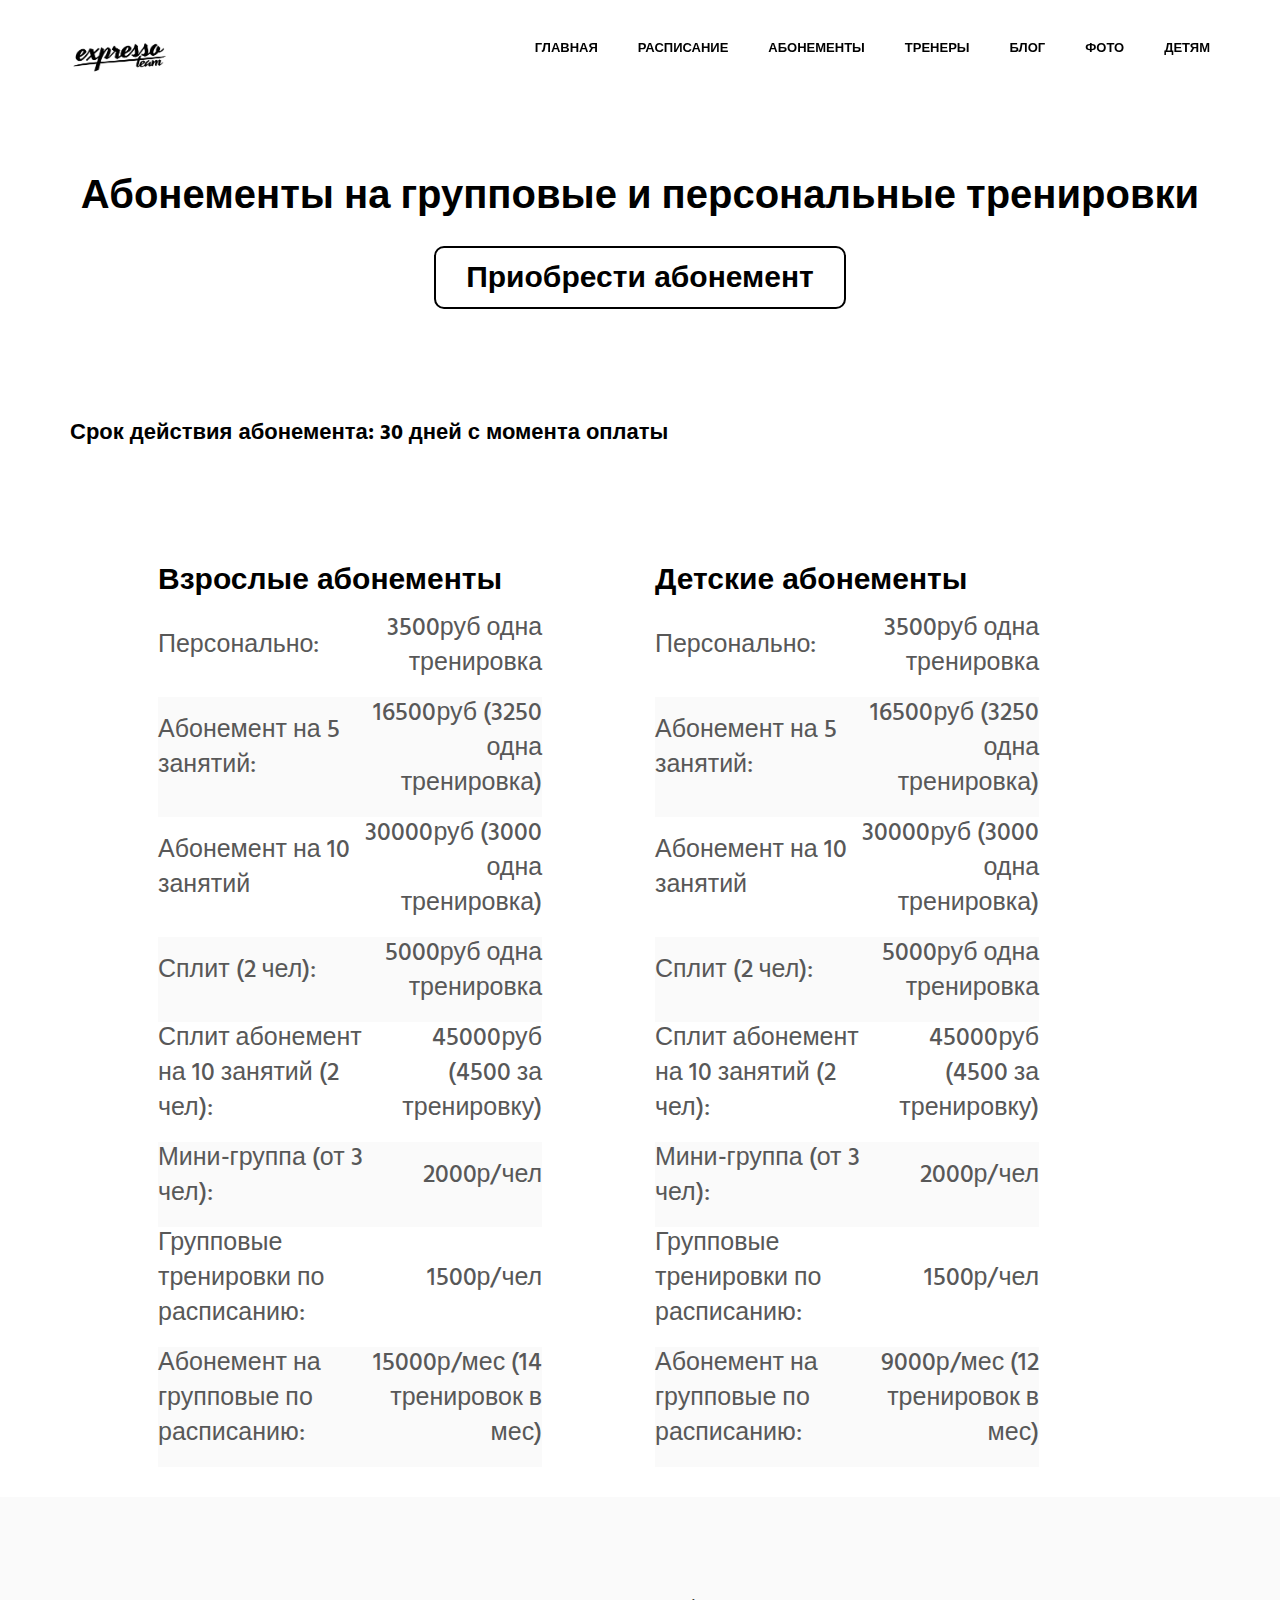
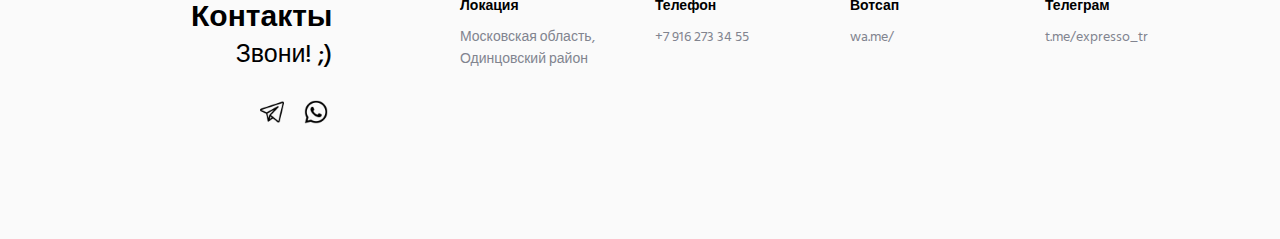
<file: abonements.html>
<!DOCTYPE html>
<!-- ==============================
    Project:        Metronic "Aircv" Frontend Freebie - Responsive HTML Template Based On Twitter Bootstrap 3.3.4
    Version:        1.0
    Author:         KeenThemes
    Primary use:    Corporate, Business Themes.
    Email:          support@keenthemes.com
    Follow:         http://www.twitter.com/keenthemes
    Like:           http://www.facebook.com/keenthemes
    Website:        http://www.keenthemes.com
    Premium:        Premium Metronic Admin Theme: http://themeforest.net/item/metronic-responsive-admin-dashboard-template/4021469?ref=keenthemes
================================== -->
<html lang="en" class="no-js">
    <!-- BEGIN HEAD -->
    <head>
        <meta charset="utf-8"/>
        <title>Абонементы на групповые тренировки по ОФП и лыжам</title>
        <meta name="robots" content="all">
        <meta http-equiv="X-UA-Compatible" content="IE=edge">
        <meta content="width=device-width, initial-scale=1" name="viewport"/>
        <meta content="Расписание групповых тренировок с профессиональными тренерами в Одинцово и Мещерском парке" name="description"/>
        <meta content="Расписание групповых тренировок с профессиональными тренерами в Одинцово и Мещерском парке" property="og:description"/>
        <meta name="keywords" content="абонементы, расписание тренировок, тренер по лыжам Одинцово, тренировки на лыжах, групповые тренировки, тренер по ОФП, функциональные тренировки, фитнес, фитнес-клуб, групповые занятия, групповые программы, персональные тренировки, персональные занятия, персональные лыжные тренировки">
        <meta property="og:title" content="Тренеры по беговым лыжам, ОФП, лыжероллерам и велоспорту">
        <!-- GLOBAL MANDATORY STYLES -->
        <link href="http://fonts.googleapis.com/css?family=Hind:300,400,500,600,700" rel="stylesheet" type="text/css">
        <link href="vendor/simple-line-icons/css/simple-line-icons.css" rel="stylesheet" type="text/css"/>
        <link href="vendor/bootstrap/css/bootstrap.min.css" rel="stylesheet" type="text/css"/>
        

        <!-- PAGE LEVEL PLUGIN STYLES -->
        <link href="css/animate.css" rel="stylesheet">

        <!-- THEME STYLES -->
        <link href="css/events.css" rel="stylesheet" type="text/css"/>

        <!-- Favicon -->
        <link rel="shortcut icon" href="img\АВА.ico"/>
    </head>
    <!-- END HEAD -->

    <!-- BODY -->
    <body id="body" data-target=".header" class="page-on-scroll">
        <header class="header navbar-fixed-top top-nav-collapse">
            <!-- Navbar -->
            <nav class="navbar" role="navigation">
                <div class="container">
                    <!-- Brand and toggle get grouped for better mobile display -->
                    <div class="menu-container">
                        <button type="button" class="navbar-toggle" data-toggle="collapse" data-target=".nav-collapse">
                            <span class="sr-only">Toggle navigation</span>
                            <span class="toggle-icon"></span>
                        </button>

                        <!-- Logo -->
                        <div class="logo">
                            <a class="logo-wrap" href="#body">
                                <img class="logo-img logo-img-main" src="img/logo-dark.png" alt="Asentus Logo">
                                <img class="logo-img logo-img-active" src="img/logo-dark.png" alt="Asentus Logo">
                            </a>
                        </div>
                        <!-- End Logo -->
                    </div>

                    <!-- Collect the nav links, forms, and other content for toggling -->
                    <div class="collapse navbar-collapse nav-collapse">
                        <div class="menu-container">
                            <ul class="nav navbar-nav navbar-nav-right">
                                <li class="js_nav-item nav-item"><a class="nav-item-child nav-item-hover" style="color: black; font-weight:800;" style="color: black; font-weight:800;" href="index.html">Главная</a></li>
                                <li class="js_nav-item nav-item"><a class="nav-item-child nav-item-hover" style="color: black; font-weight:800;" href="events.html">Расписание</a></li>
                                <li class="js_nav-item nav-item"><a class="nav-item-child nav-item-hover" style="color: black; font-weight:800;" href="abonements.html">Абонементы</a></li>
                                <li class="js_nav-item nav-item"><a class="nav-item-child nav-item-hover" style="color: black; font-weight:800;" href="coachers.html">Тренеры</a></li>
                                <li class="js_nav-item nav-item"><a class="nav-item-child nav-item-hover" style="color: black; font-weight:800;" href="blog.html">Блог</a></li>
                                <li class="js_nav-item nav-item"><a class="nav-item-child nav-item-hover" style="color: black; font-weight:800;" href="photo.html">Фото</a></li>
                                <li class="js_nav-item nav-item"><a class="nav-item-child nav-item-hover" style="color: black; font-weight:800;" href="child.html">Детям</a></li>
                            </ul>
                        </div>
                    </div>
                    <!-- End Navbar Collapse -->
                </div>
            </nav>
            <!-- Navbar -->
        </header>
<!--========== END HEADER ==========-->



        <!--========== SLIDER ==========-->
       

        <!--========== PAGE LAYOUT ==========-->
        <!-- About -->
       
        
        <div class="" id="about" >
            <div class="container content-lg" style="padding-bottom: 0px;">
                <div class="row text-center">
                    <div style="display: block; margin-left: auto; margin-right: auto; margin-top: 70px;">
                        <h1>Абонементы на групповые и персональные тренировки</h1>
                    </div>
                </div>
                
                <a href="https://wa.me/79162733455?text=Здравствуйте,%20мне%20нужен%20абонемент!" target="_blank"><button href="" class="abo-button" style="display: block; margin-left: auto; margin-right: auto">Приобрести абонемент</button></a>
            </div>
            <!--// end row -->
        </div>
      
        
        
        <h3 class="container content-lg">Срок действия абонемента: 30 дней с момента оплаты </h3>
    <a href="https://t.me/expresso_tr" target="_blank">
        
        <div class="container-fluid raspisanie">
            <div class="col-md-5">
                <div class="groupp" data-height="height">

                    <h2>Взрослые абонементы</h2>
                  

                    <table>
                        <tr>
                          <td class="plashka" style="padding: 0; text-align:left"><p class="priceTrain">Персонально:</p></td>
                          <td style="padding: 0; text-align:right"><p class="priceTrain">3500руб одна тренировка</p></td>
                        </tr>
                        <tr class="bg-color-sky-light">
                            <td style="padding: 0; text-align:left"><p class="priceTrain">Абонемент на 5 занятий:</p></td>
                            <td style="padding: 0; text-align:right"><p class="priceTrain">16500руб (3250 одна тренировка)</p></td>
                        </tr>
                        <tr>
                            <td style="padding: 0; text-align:left"><p class="priceTrain">Абонемент на 10 занятий</p></td>
                            <td style="padding: 0; text-align:right"><p class="priceTrain">30000руб (3000 одна тренировка)</p></td>
                        </tr>
                        <tr class="bg-color-sky-light">
                            <td style="padding: 0; text-align:left"><p class="priceTrain">Сплит (2 чел):</p></td>
                            <td style="padding: 0; text-align:right"><p class="priceTrain">5000руб одна тренировка</p></td>
                        </tr>
                        <tr>
                            <td style="padding: 0; text-align:left"><p class="priceTrain">Сплит абонемент на 10 занятий (2 чел):</p></td>
                            <td style="padding: 0; text-align:right"><p class="priceTrain">45000руб (4500 за тренировку)</p></td>
                        </tr>
                        <tr class="bg-color-sky-light">
                            <td style="padding: 0; text-align:left"><p class="priceTrain">Мини-группа (от 3 чел):</p></td>
                            <td style="padding: 0; text-align:right"><p class="priceTrain">2000р/чел</p></td>
                        </tr>
                        <tr>
                            <td style="padding: 0; text-align:left"><p class="priceTrain">Групповые тренировки по расписанию:</p></td>
                            <td style="padding: 0; text-align:right"><p class="priceTrain">1500р/чел</p></td>
                        </tr>
                        <tr class="bg-color-sky-light">
                            <td style="padding: 0; text-align:left"><p class="priceTrain">Абонемент на групповые по расписанию:</p></td>
                            <td style="padding: 0; text-align:right"><p class="priceTrain">15000р/мес (14 тренировок в мес)</p></td>
                        </tr>
                    </table>
                    </div>
        
                </div>


                <div class="col-md-5 col-sm-offset-1">
                    <div class="groupp" data-height="height">
    
                        <h2>Детские абонементы</h2>
                      
    
                        <table>
                            <tr>
                              <td class="plashka" style="padding: 0; text-align:left"><p class="priceTrain">Персонально:</p></td>
                              <td style="padding: 0; text-align:right"><p class="priceTrain">3500руб одна тренировка</p></td>
                            </tr>
                            <tr class="bg-color-sky-light">
                                <td style="padding: 0; text-align:left"><p class="priceTrain">Абонемент на 5 занятий:</p></td>
                                <td style="padding: 0; text-align:right"><p class="priceTrain">16500руб (3250 одна тренировка)</p></td>
                            </tr>
                            <tr>
                                <td style="padding: 0; text-align:left"><p class="priceTrain">Абонемент на 10 занятий</p></td>
                                <td style="padding: 0; text-align:right"><p class="priceTrain">30000руб (3000 одна тренировка)</p></td>
                            </tr>
                            <tr class="bg-color-sky-light">
                                <td style="padding: 0; text-align:left"><p class="priceTrain">Сплит (2 чел):</p></td>
                                <td style="padding: 0; text-align:right"><p class="priceTrain">5000руб одна тренировка</p></td>
                            </tr>
                            <tr>
                                <td style="padding: 0; text-align:left"><p class="priceTrain">Сплит абонемент на 10 занятий (2 чел):</p></td>
                                <td style="padding: 0; text-align:right"><p class="priceTrain">45000руб (4500 за тренировку)</p></td>
                            </tr>
                            <tr class="bg-color-sky-light">
                                <td style="padding: 0; text-align:left"><p class="priceTrain">Мини-группа (от 3 чел):</p></td>
                                <td style="padding: 0; text-align:right"><p class="priceTrain">2000р/чел</p></td>
                            </tr>
                            <tr>
                                <td style="padding: 0; text-align:left"><p class="priceTrain">Групповые тренировки по расписанию:</p></td>
                                <td style="padding: 0; text-align:right"><p class="priceTrain">1500р/чел</p></td>
                            </tr>
                            <tr class="bg-color-sky-light">
                                <td style="padding: 0; text-align:left"><p class="priceTrain">Абонемент на групповые по расписанию:</p></td>
                                <td style="padding: 0; text-align:right"><p class="priceTrain">9000р/мес (12 тренировок в мес)</p></td>
                            </tr>
                        </table>
                        </div>
            
                    </div>
                </div>


            </div>
            
        </div>
    </a>

        <!-- Contact -->
        <div id="contact">
            <div class="bg-color-sky-light">
                <div class="container content-lg">
                    <div class="row">
                        <div class="col-sm-3 sm-margin-b-30">
                            <div class="text-right sm-text-left">
                                <h2 class="margin-b-0">Контакты</h2>
                                <p>Звони! ;)</p>
                                <div style="margin-top: 0px;">
                                    <ul class="list-inline">
                                       <!--     
                                        <a href="https://t.me/expresso_tr" target="_blank" class="social-icons"><svg xmlns="http://www.w3.org/2000/svg" width="20" height="20" fill="white" class="bi bi-telegram" viewBox="0 0 16 16">
                                            <path d="M16 8A8 8 0 1 1 0 8a8 8 0 0 1 16 0zM8.287 5.906c-.778.324-2.334.994-4.666 2.01-.378.15-.577.298-.595.442-.03.243.275.339.69.47l.175.055c.408.133.958.288 1.243.294.26.006.549-.1.868-.32 2.179-1.471 3.304-2.214 3.374-2.23.05-.012.12-.026.166.016.047.041.042.12.037.141-.03.129-1.227 1.241-1.846 1.817-.193.18-.33.307-.358.336a8.154 8.154 0 0 1-.188.186c-.38.366-.664.64.015 1.088.327.216.589.393.85.571.284.194.568.387.936.629.093.06.183.125.27.187.331.236.63.448.997.414.214-.02.435-.22.547-.82.265-1.417.786-4.486.906-5.751a1.426 1.426 0 0 0-.013-.315.337.337 0 0 0-.114-.217.526.526 0 0 0-.31-.093c-.3.005-.763.166-2.984 1.09z"/>
                                        </svg>
                                        </a>
                                    -->
                                        <a href="https://t.me/expresso_tr"  target="_blank" class="social-icons"><img src="img/telegram.png" width="24" height="24" viewBox="0 0 18 18">
                                        </a>
        
                                        <a href="https://wa.me/79162733455?text=Здравствуйте,%20хочу%20тренироваться%20с%20вами!"  target="_blank" class="social-icons"><img src="img\whatsapp.png" width="24" height="24" fill="white" viewBox="0 0 18 18">
                                        </a>
                                        <!--<li><a href="https://www.instagram.com/expresso_team/"  target="_blank" class="social-icons"><i class="icon-social-instagram"></i></a></li> -->
                                    </ul>
                                </div>
                            </div>
                        </div>
                        <div class="col-sm-8 col-sm-offset-1">
                            <div class="row">
                                <div class="col-md-3 col-xs-6 md-margin-b-30">
                                    <h5>Локация</h5>
                                    <a href="#">Московская область, Одинцовский район</a>
                                </div>
                                <div class="col-md-3 col-xs-6 md-margin-b-30">
                                    <h5>Телефон</h5>
                                    <a href="tel:89162733455">+7 916 273 34 55</a>
                                </div>
                                <div class="col-md-3 col-xs-6">
                                    <h5>Вотсап</h5>
                                    <a href="https://wa.me/79162733455?text=Здравствуйте,%20хочу%20тренироваться%20с%20вами!">wa.me/</a>
                                </div>
                                <div class="col-md-3 col-xs-6">
                                    <h5>Телеграм</h5>
                                    <a href="https://t.me/expresso_tr" target="_blank">t.me/expresso_tr</a>
                                </div>
                                
                            </div>
                        </div>
                    </div>
                    <!--// end row -->
                </div>
            </div>
        </div>
        <!-- End Contact -->
        <!--========== END PAGE LAYOUT ==========-->

       

        <!-- Back To Top -->
        <a href="javascript:void(0);" class="js-back-to-top back-to-top">Наверх</a>

        <!-- JAVASCRIPTS(Load javascripts at bottom, this will reduce page load time) -->
        <!-- CORE PLUGINS -->
        <script src="vendor/jquery.min.js" type="text/javascript"></script>
        <script src="vendor/jquery-migrate.min.js" type="text/javascript"></script>
        <script src="vendor/bootstrap/js/bootstrap.min.js" type="text/javascript"></script>

        <!-- PAGE LEVEL PLUGINS -->
        <script src="vendor/jquery.easing.js" type="text/javascript"></script>
        <script src="vendor/jquery.back-to-top.js" type="text/javascript"></script>
        <script src="vendor/jquery.smooth-scroll.js" type="text/javascript"></script>
        <script src="vendor/jquery.wow.min.js" type="text/javascript"></script>
        <script src="vendor/jquery.parallax.min.js" type="text/javascript"></script>
        <script src="vendor/jquery.appear.js" type="text/javascript"></script>
        <script src="vendor/masonry/jquery.masonry.pkgd.min.js" type="text/javascript"></script>
        <script src="vendor/masonry/imagesloaded.pkgd.min.js" type="text/javascript"></script>

        <!-- PAGE LEVEL SCRIPTS -->
        <script src="js/layout.min.js" type="text/javascript"></script>
        <script src="js/components/progress-bar.min.js" type="text/javascript"></script>
        <script src="js/components/masonry.min.js" type="text/javascript"></script>
        <script src="js/components/wow.min.js" type="text/javascript"></script>

        <!--POP UP-->
        <script src="js/main.js"></script>

    </body>
    <!-- END BODY -->
</html>
</file>
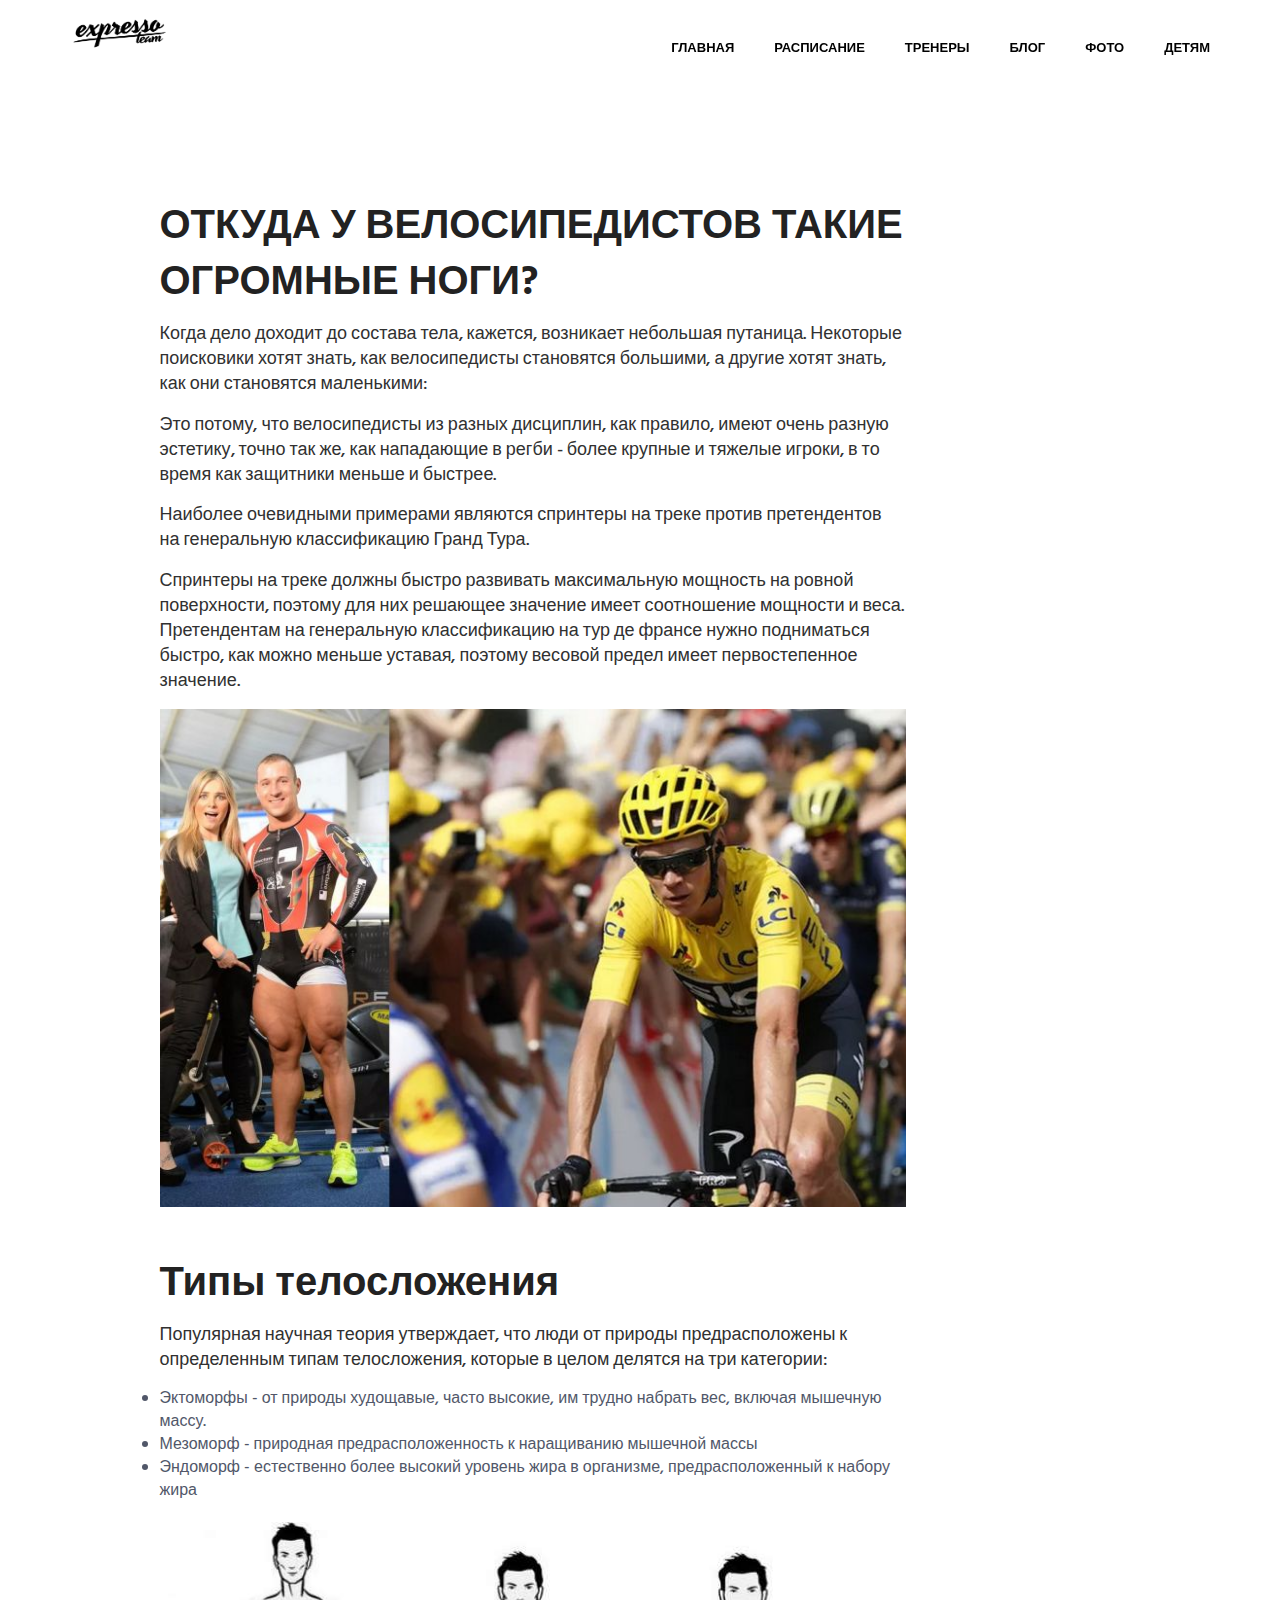
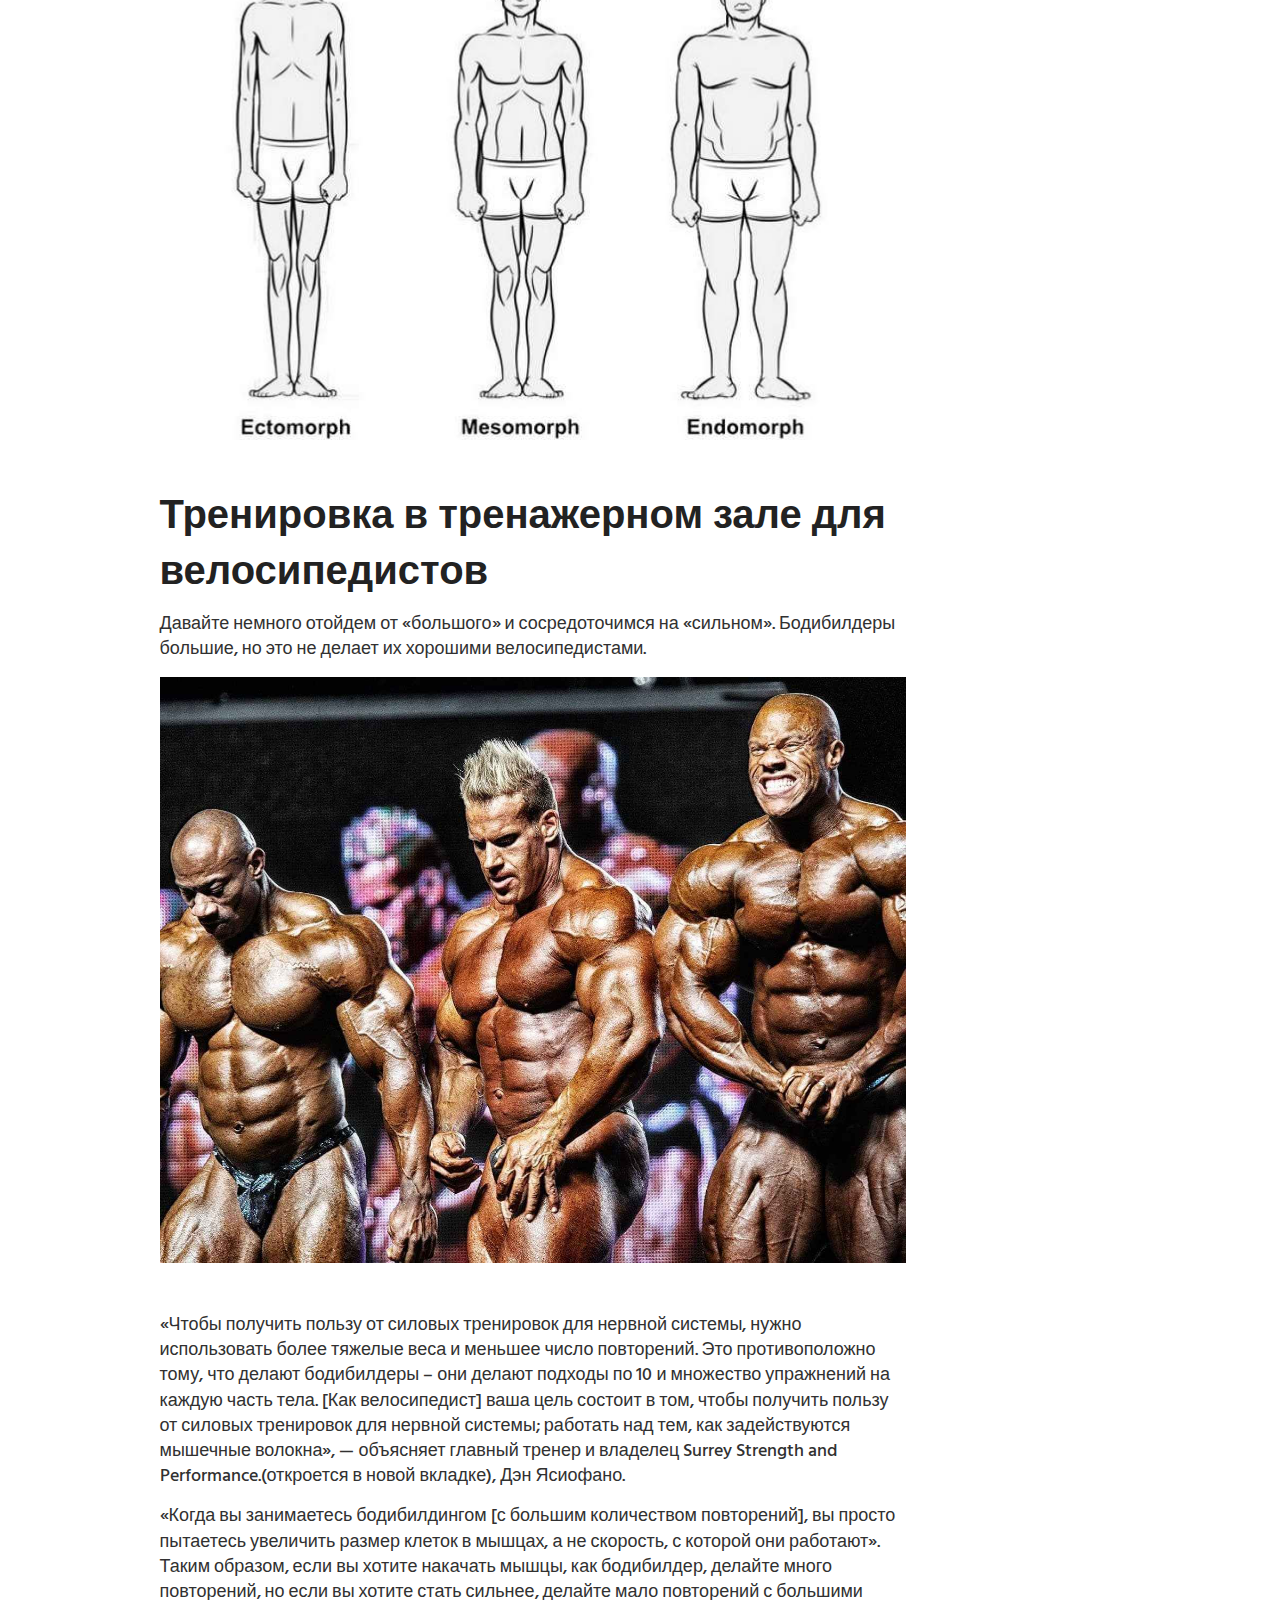
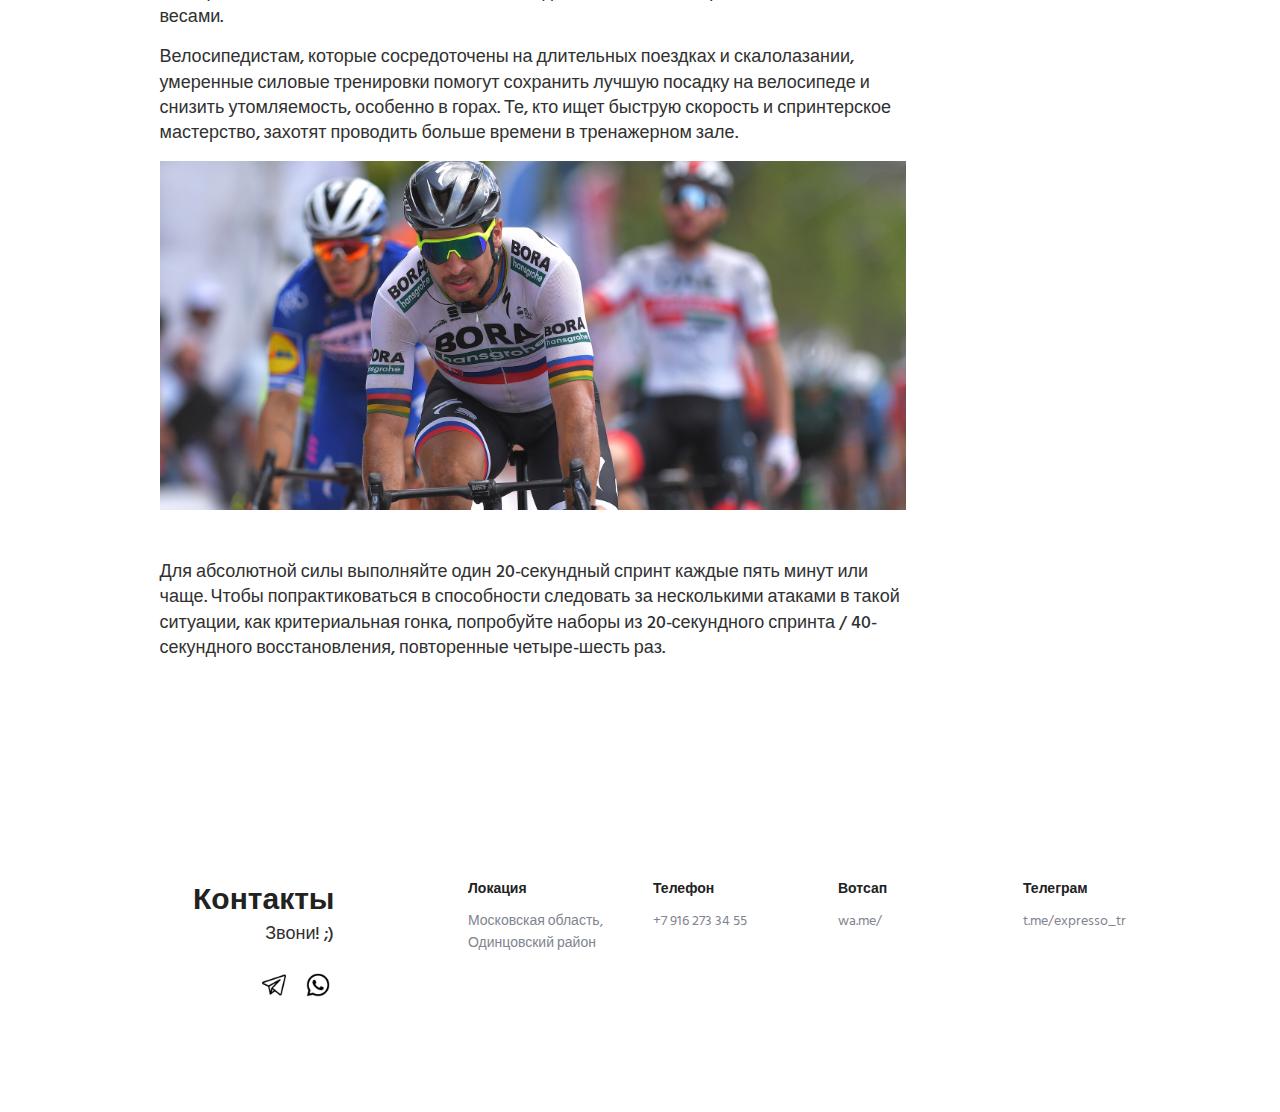
<file: biglegs.html>
<!DOCTYPE html>
<!-- ==============================
    Project:        Metronic "Aircv" Frontend Freebie - Responsive HTML Template Based On Twitter Bootstrap 3.3.4
    Version:        1.0
    Author:         KeenThemes
    Primary use:    Corporate, Business Themes.
    Email:          support@keenthemes.com
    Follow:         http://www.twitter.com/keenthemes
    Like:           http://www.facebook.com/keenthemes
    Website:        http://www.keenthemes.com
    Premium:        Premium Metronic Admin Theme: http://themeforest.net/item/metronic-responsive-admin-dashboard-template/4021469?ref=keenthemes
================================== -->
<html lang="en" class="no-js">
    <!-- BEGIN HEAD -->
    <head>
        <meta charset="utf-8"/>
        <title>Ноги</title>
        <meta http-equiv="X-UA-Compatible" content="IE=edge">
        <meta content="width=device-width, initial-scale=1" name="viewport"/>
        <meta content="" name="description"/>
        <meta content="" name="author"/>

        <!-- GLOBAL MANDATORY STYLES -->
        <link href="http://fonts.googleapis.com/css?family=Hind:300,400,500,600,700" rel="stylesheet" type="text/css">
        <link href="vendor/simple-line-icons/css/simple-line-icons.css" rel="stylesheet" type="text/css"/>
        <link href="vendor/bootstrap/css/bootstrap.min.css" rel="stylesheet" type="text/css"/>

        <!-- PAGE LEVEL PLUGIN STYLES -->
        <link href="css/animate.css" rel="stylesheet">

        <!-- THEME STYLES -->
        <link href="css/whyaerosocks.css" rel="stylesheet" type="text/css"/>

        <!-- Favicon -->
        <link rel="shortcut icon" href="img\АВА.ico"/>
    </head>
    <!-- END HEAD -->

   <!-- BODY -->
   <body id="body" data-target=".header" class="page-on-scroll">
    <header class="header navbar-fixed-top top-nav-collapse">
        <!-- Navbar -->
        <nav class="navbar" role="navigation">
            <div class="container">
                <!-- Brand and toggle get grouped for better mobile display -->
                <div class="menu-container">
                    <button type="button" class="navbar-toggle" data-toggle="collapse" data-target=".nav-collapse">
                        <span class="sr-only">Toggle navigation</span>
                        <span class="toggle-icon"></span>
                    </button>

                    <!-- Logo -->
                    <div class="logo">
                        <a class="logo-wrap" href="#body">
                            <img class="logo-img logo-img-main" src="img/logo-dark.png" alt="Asentus Logo">
                            <img class="logo-img logo-img-active" src="img/logo-dark.png" alt="Asentus Logo">
                        </a>
                    </div>
                    <!-- End Logo -->
                </div>

                <!-- Collect the nav links, forms, and other content for toggling -->
                <div class="collapse navbar-collapse nav-collapse">
                    <div class="menu-container">
                        <ul class="nav navbar-nav navbar-nav-right">
                            <li class="js_nav-item nav-item"><a class="nav-item-child nav-item-hover" style="color: black; font-weight:800;" style="color: black; font-weight:800;" href="index.html">Главная</a></li>
                            <li class="js_nav-item nav-item"><a class="nav-item-child nav-item-hover" style="color: black; font-weight:800;" href="events.html">Расписание</a></li>
                            <li class="js_nav-item nav-item"><a class="nav-item-child nav-item-hover" style="color: black; font-weight:800;" href="coachers.html">Тренеры</a></li>
                            <li class="js_nav-item nav-item"><a class="nav-item-child nav-item-hover" style="color: black; font-weight:800;" href="blog.html">Блог</a></li>
                            <li class="js_nav-item nav-item"><a class="nav-item-child nav-item-hover" style="color: black; font-weight:800;" href="photo.html">Фото</a></li>
                            <li class="js_nav-item nav-item"><a class="nav-item-child nav-item-hover" style="color: black; font-weight:800;" href="child.html">Детям</a></li>
                        </ul>
                    </div>
                </div>
                <!-- End Navbar Collapse -->
            </div>
        </nav>
        <!-- Navbar -->
    </header>
<!--========== END HEADER ==========-->


    <div id="experience" style="margin-top: 100px;">
        <div class="" data-auto-height="true">
            <div class="container content-lg">
                <div class="row">
                    
                <div class="col-sm-8 col-sm-offset-1">
                    <div class="row row-space-1 margin-b-4">
                        <div class="row">
                            <h1>ОТКУДА У ВЕЛОСИПЕДИСТОВ ТАКИЕ ОГРОМНЫЕ НОГИ?</h1>
                            <p>Когда дело доходит до состава тела, кажется, возникает небольшая путаница. Некоторые поисковики хотят знать, как велосипедисты становятся большими, а другие хотят знать, как они становятся маленькими:</p>
        <p>Это потому, что велосипедисты из разных дисциплин, как правило, имеют очень разную эстетику, точно так же, как нападающие в регби - более крупные и тяжелые игроки, в то время как защитники меньше и быстрее.</p>                             
        <p>Наиболее очевидными примерами являются спринтеры на треке против претендентов на генеральную классификацию Гранд Тура.</p>
        <p>Спринтеры на треке должны быстро развивать максимальную мощность на ровной поверхности, поэтому для них решающее значение имеет соотношение мощности и веса. Претендентам на генеральную классификацию на тур де франсе нужно подниматься быстро, как можно меньше уставая, поэтому весовой предел имеет первостепенное значение.</p>
        <img style="width: 100%;" src="img/LajJVYzNCtqshw6EMtsC5h-768-80.jpg" alt="">
                            <h1>Типы телосложения</h1>
                            <p>Популярная научная теория утверждает, что люди от природы предрасположены к определенным типам телосложения, которые в целом делятся на три категории:</p>
                            <li>Эктоморфы - от природы худощавые, часто высокие, им трудно набрать вес, включая мышечную массу.</li>
                            <li>Мезоморф - природная предрасположенность к наращиванию мышечной массы</li>
                            <li style="margin-bottom: 20px;">Эндоморф - естественно более высокий уровень жира в организме, предрасположенный к набору жира</li>
                            <img style="width: 100%;" src="img/skhema-tipov-teloslozheniya.jpg" alt="">
                            <h1>Тренировка в тренажерном зале для велосипедистов</h1>
                            <p>Давайте немного отойдем от «большого» и сосредоточимся на «сильном». Бодибилдеры большие, но это не делает их хорошими велосипедистами.</p>
                            <img style="width: 100%;" src="img/bodybuilding_1498893908_29288.jpg" alt="">
                            <p>«Чтобы получить пользу от силовых тренировок для нервной системы, нужно использовать более тяжелые веса и меньшее число повторений. Это противоположно тому, что делают бодибилдеры – они делают подходы по 10 и множество упражнений на каждую часть тела. [Как велосипедист] ваша цель состоит в том, чтобы получить пользу от силовых тренировок для нервной системы; работать над тем, как задействуются мышечные волокна», — объясняет главный тренер и владелец Surrey Strength and Performance.(откроется в новой вкладке), Дэн Ясиофано.</p>
                            <p>«Когда вы занимаетесь бодибилдингом [с большим количеством повторений], вы просто пытаетесь увеличить размер клеток в мышцах, а не скорость, с которой они работают».
                                Таким образом, если вы хотите накачать мышцы, как бодибилдер, делайте много повторений, но если вы хотите стать сильнее, делайте мало повторений с большими весами.</p>
                                <p>Велосипедистам, которые сосредоточены на длительных поездках и скалолазании,  умеренные силовые тренировки  помогут сохранить лучшую посадку на велосипеде и снизить утомляемость, особенно в горах. Те, кто ищет быструю скорость и спринтерское мастерство, захотят проводить больше времени в тренажерном зале.</p>
<img style="width: 100%;" src="img/mMipN6jzm5nWVWR6kkLiKB.jpg" alt="">
<p>Для абсолютной силы выполняйте один 20-секундный спринт каждые пять минут или чаще. Чтобы попрактиковаться в способности следовать за несколькими атаками в такой ситуации, как критериальная гонка, попробуйте наборы из 20-секундного спринта / 40-секундного восстановления, повторенные четыре-шесть раз.</p>
                        </div>
                    </div>
                </div>
            </div>
        </div>
    </div>





<!--end content-->
       


       <!-- Contact -->
       <div id="contact">
        <div class="">
            <div class="container content-lg">
                <div class="row">
                    <div class="col-sm-3 sm-margin-b-30">
                        <div class="text-right sm-text-left">
                            <h2 class="margin-b-0">Контакты</h2>
                            <p>Звони! ;)</p>
                            <div style="margin-top: 0px;">
                                <ul class="list-inline">
                                   <!--     
                                    <a href="https://t.me/expresso_tr" target="_blank" class="social-icons"><svg xmlns="http://www.w3.org/2000/svg" width="20" height="20" fill="white" class="bi bi-telegram" viewBox="0 0 16 16">
                                        <path d="M16 8A8 8 0 1 1 0 8a8 8 0 0 1 16 0zM8.287 5.906c-.778.324-2.334.994-4.666 2.01-.378.15-.577.298-.595.442-.03.243.275.339.69.47l.175.055c.408.133.958.288 1.243.294.26.006.549-.1.868-.32 2.179-1.471 3.304-2.214 3.374-2.23.05-.012.12-.026.166.016.047.041.042.12.037.141-.03.129-1.227 1.241-1.846 1.817-.193.18-.33.307-.358.336a8.154 8.154 0 0 1-.188.186c-.38.366-.664.64.015 1.088.327.216.589.393.85.571.284.194.568.387.936.629.093.06.183.125.27.187.331.236.63.448.997.414.214-.02.435-.22.547-.82.265-1.417.786-4.486.906-5.751a1.426 1.426 0 0 0-.013-.315.337.337 0 0 0-.114-.217.526.526 0 0 0-.31-.093c-.3.005-.763.166-2.984 1.09z"/>
                                    </svg>
                                    </a>
                                -->
                                    <a href="https://t.me/expresso_tr"  target="_blank" class="social-icons"><img src="img/telegram.png" width="24" height="24" viewBox="0 0 18 18">
                                    </a>
    
                                    <a href="https://wa.me/79162733455?text=Здравствуйте,%20хочу%20тренироваться%20с%20вами!"  target="_blank" class="social-icons"><img src="img\whatsapp.png" width="24" height="24" fill="white" viewBox="0 0 18 18">
                                    </a>
                                    <!--<li><a href="https://www.instagram.com/expresso_team/"  target="_blank" class="social-icons"><i class="icon-social-instagram"></i></a></li> -->
                                </ul>
                            </div>
                        </div>
                    </div>
                    <div class="col-sm-8 col-sm-offset-1">
                        <div class="row">
                            <div class="col-md-3 col-xs-6 md-margin-b-30">
                                <h5>Локация</h5>
                                <a href="#">Московская область, Одинцовский район</a>
                            </div>
                            <div class="col-md-3 col-xs-6 md-margin-b-30">
                                <h5>Телефон</h5>
                                <a href="tel:89162733455">+7 916 273 34 55</a>
                            </div>
                            <div class="col-md-3 col-xs-6">
                                <h5>Вотсап</h5>
                                <a href="https://wa.me/79162733455?text=Здравствуйте,%20хочу%20тренироваться%20с%20вами!">wa.me/</a>
                            </div>
                            <div class="col-md-3 col-xs-6">
                                <h5>Телеграм</h5>
                                <a href="https://t.me/expresso_tr" target="_blank">t.me/expresso_tr</a>
                            </div>
                            
                        </div>
                    </div>
                </div>
                <!--// end row -->
            </div>
        </div>
    </div>
    <!-- End Contact -->
        <!--========== END PAGE LAYOUT ==========-->

       

        <!-- Back To Top -->
        <a href="javascript:void(0);" class="js-back-to-top back-to-top">Наверх</a>

        <!-- JAVASCRIPTS(Load javascripts at bottom, this will reduce page load time) -->
        <!-- CORE PLUGINS -->
        <script src="vendor/jquery.min.js" type="text/javascript"></script>
        <script src="vendor/jquery-migrate.min.js" type="text/javascript"></script>
        <script src="vendor/bootstrap/js/bootstrap.min.js" type="text/javascript"></script>

        <!-- PAGE LEVEL PLUGINS -->
        <script src="vendor/jquery.easing.js" type="text/javascript"></script>
        <script src="vendor/jquery.back-to-top.js" type="text/javascript"></script>
        <script src="vendor/jquery.smooth-scroll.js" type="text/javascript"></script>
        <script src="vendor/jquery.wow.min.js" type="text/javascript"></script>
        <script src="vendor/jquery.parallax.min.js" type="text/javascript"></script>
        <script src="vendor/jquery.appear.js" type="text/javascript"></script>
        <script src="vendor/masonry/jquery.masonry.pkgd.min.js" type="text/javascript"></script>
        <script src="vendor/masonry/imagesloaded.pkgd.min.js" type="text/javascript"></script>

        <!-- PAGE LEVEL SCRIPTS -->
        <script src="js/layout.min.js" type="text/javascript"></script>
        <script src="js/components/progress-bar.min.js" type="text/javascript"></script>
        <script src="js/components/masonry.min.js" type="text/javascript"></script>
        <script src="js/components/wow.min.js" type="text/javascript"></script>

        <!--POP UP-->
        <script src="js/main.js"></script>

    </body>
    <!-- END BODY -->
</html>
</file>
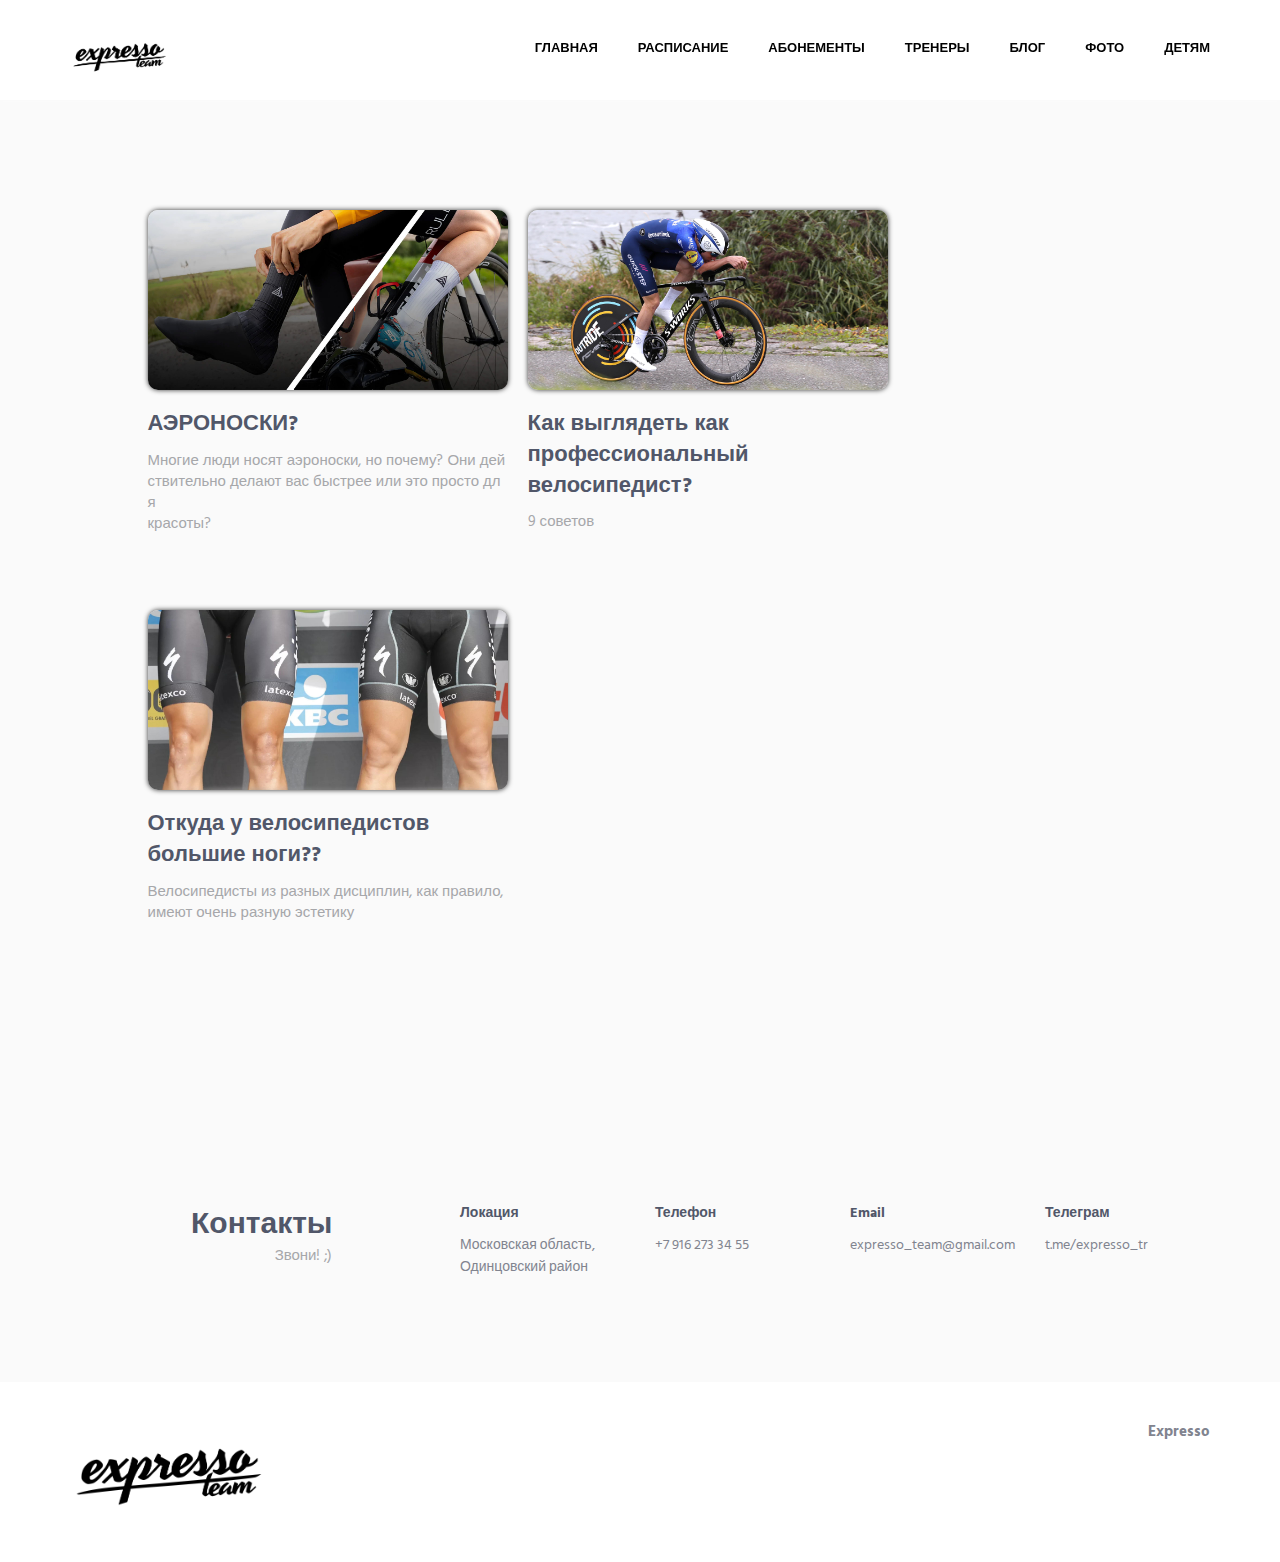
<file: blog.html>
<!DOCTYPE html>
<!-- ==============================
    Project:        Metronic "Aircv" Frontend Freebie - Responsive HTML Template Based On Twitter Bootstrap 3.3.4
    Version:        1.0
    Author:         KeenThemes
    Primary use:    Corporate, Business Themes.
    Email:          support@keenthemes.com
    Follow:         http://www.twitter.com/keenthemes
    Like:           http://www.facebook.com/keenthemes
    Website:        http://www.keenthemes.com
    Premium:        Premium Metronic Admin Theme: http://themeforest.net/item/metronic-responsive-admin-dashboard-template/4021469?ref=keenthemes
================================== -->
<html lang="en" class="no-js">
    <!-- BEGIN HEAD -->
    <head>
        <meta charset="utf-8"/>
        <title>Блог</title>
        <meta http-equiv="X-UA-Compatible" content="IE=edge">
        <meta content="width=device-width, initial-scale=1" name="viewport"/>
        <meta content="" name="description"/>
        <meta content="" name="author"/>
        <!-- GLOBAL MANDATORY STYLES -->
        <link href="http://fonts.googleapis.com/css?family=Hind:300,400,500,600,700" rel="stylesheet" type="text/css">
        <link href="vendor/simple-line-icons/css/simple-line-icons.css" rel="stylesheet" type="text/css"/>
        <link href="vendor/bootstrap/css/bootstrap.min.css" rel="stylesheet" type="text/css"/>

        <!-- PAGE LEVEL PLUGIN STYLES -->
        <link href="css/animate.css" rel="stylesheet">

        <!-- THEME STYLES -->
        <link href="css/blog.css" rel="stylesheet" type="text/css"/>

        <!-- Favicon -->
        <link rel="shortcut icon" href="img\АВА.ico"/>
    </head>
    <!-- END HEAD -->

    <!-- BODY -->
    <body id="body" data-target=".header" class="page-on-scroll">
                <header class="header navbar-fixed-top top-nav-collapse">
                    <!-- Navbar -->
                    <nav class="navbar" role="navigation">
                        <div class="container">
                            <!-- Brand and toggle get grouped for better mobile display -->
                            <div class="menu-container">
                                <button type="button" class="navbar-toggle" data-toggle="collapse" data-target=".nav-collapse">
                                    <span class="sr-only">Toggle navigation</span>
                                    <span class="toggle-icon"></span>
                                </button>
        
                                <!-- Logo -->
                                <div class="logo">
                                    <a class="logo-wrap" href="#body">
                                        <img class="logo-img logo-img-main" src="img/logo-dark.png" alt="Asentus Logo">
                                        <img class="logo-img logo-img-active" src="img/logo-dark.png" alt="Asentus Logo">
                                    </a>
                                </div>
                                <!-- End Logo -->
                            </div>
        
                            <!-- Collect the nav links, forms, and other content for toggling -->
                            <div class="collapse navbar-collapse nav-collapse">
                                <div class="menu-container">
                                    <ul class="nav navbar-nav navbar-nav-right">
                                        <li class="js_nav-item nav-item"><a class="nav-item-child nav-item-hover" style="color: black; font-weight:800;" style="color: black; font-weight:800;" href="index.html">Главная</a></li>
                                        <li class="js_nav-item nav-item"><a class="nav-item-child nav-item-hover" style="color: black; font-weight:800;" href="events.html">Расписание</a></li>
                                        <li class="js_nav-item nav-item"><a class="nav-item-child nav-item-hover" style="color: black; font-weight:800;" href="abonements.html">Абонементы</a></li>
                                        <li class="js_nav-item nav-item"><a class="nav-item-child nav-item-hover" style="color: black; font-weight:800;" href="coachers.html">Тренеры</a></li>
                                        <li class="js_nav-item nav-item"><a class="nav-item-child nav-item-hover" style="color: black; font-weight:800;" href="blog.html">Блог</a></li>
                                        <li class="js_nav-item nav-item"><a class="nav-item-child nav-item-hover" style="color: black; font-weight:800;" href="photo.html">Фото</a></li>
                                        <li class="js_nav-item nav-item"><a class="nav-item-child nav-item-hover" style="color: black; font-weight:800;" href="child.html">Детям</a></li>
                                    </ul>
                                </div>
                            </div>
                            <!-- End Navbar Collapse -->
                        </div>
                    </nav>
                    <!-- Navbar -->
                </header>
        <!--========== END HEADER ==========-->
       


        <div id="experience" style="margin-top: 100px;">
            <div class="bg-color-sky-light" data-auto-height="true">
                <div class="container content-lg">
                    <div class="row">
                        
                    <div class="col-sm-8 col-sm-offset-1">
                        <div class="row row-space-1 margin-b-4">
                            <div class="row">
                                
                                <!--<a href="https://www.sockeloen.nl/en/blogs/stories/why-should-you-wear-aero-socks-7-benefits-for-your/">-->
                                    <a href="whyaerosocks.html">
                                    <div class="col-sm-8 col-sm-offset-1 card">
                                        <img class="round" src="img/blog/aerosocks.jpg" alt="Avatar" style="width:100%">
                                        <div class="contain">
                                            <h4><b>АЭРОНОСКИ?</b></h4>
                                            <h5 style="font-size: 15px; font-weight: 400;font-family: Hind, sans-serif;color: #a6a7aa;line-height: 1.4;">Многие люди носят аэроноски, но почему? Они действительно делают вас быстрее или это просто для <br>красоты?</h5>
                                        </div>
                                    </div>
                                </a>
                                
                                <!--<a href="https://howtheyplay.com/individual-sports/How-to-look-good-on-a-road-racing-bicycle">-->
                                    <a href="howtolookpro.html">
                                    <div class="col-sm-8 col-sm-offset-1 card">
                                        <img class="round" src="img/blog/lookpro.jpg" alt="Avatar" style="width:100%">
                                        <div class="contain">
                                            <h4><b>Как выглядеть как <br>профессиональный <br>велосипедист?</b></h4>
                                            <h5 style="font-size: 15px; font-weight: 400;font-family: Hind, sans-serif;color: #a6a7aa;line-height: 1.4;">9 советов</h5>
                                        </div>
                                    </div>
                                </a>
                            
                                <!--<a href="https://www.cyclingweekly.com/fitness/training/how-do-cyclists-get-big-legs-383548">-->
                                    <a href="biglegs.html">
                                    <div class="col-sm-8 col-sm-offset-1 card">
                                        <img class="round" src="img/blog/legs.jpg" alt="Avatar" style="width:100%">
                                        <div class="contain">
                                            <h4><b>Откуда у велосипедистов <br>большие ноги??</b></h4>
                                            <h5 style="font-size: 15px; font-weight: 400;font-family: Hind, sans-serif;color: #a6a7aa;line-height: 1.4;">Велосипедисты из разных дисциплин, как правило, <br>имеют очень разную эстетику</h5>
                                        </div>
                                    </div>
                                </a>
                                
                                    
                            </div>
                        </div>
                    </div>
                    </div>
                </div>
            </div>
        </div>

        <!-- Contact -->
        <div id="contact">
            <div class="bg-color-sky-light" >
                <div class="container content-lg">
                    <div class="row">
                        <div class="col-sm-3 sm-margin-b-30">
                            <div class="text-right sm-text-left">
                                <h2 class="margin-b-0">Контакты</h2>
                                <p>Звони! ;)</p>
                            </div>
                        </div>
                        <div class="col-sm-8 col-sm-offset-1">
                            <div class="row">
                                <div class="col-md-3 col-xs-6 md-margin-b-30">
                                    <h5>Локация</h5>
                                    <a href="#">Московская область, Одинцовский район</a>
                                </div>
                                <div class="col-md-3 col-xs-6 md-margin-b-30">
                                    <h5>Телефон</h5>
                                    <a href="tel:89162733455">+7 916 273 34 55</a>
                                </div>
                                <div class="col-md-3 col-xs-6">
                                    <h5>Email</h5>
                                    <a href="mailto:#">expresso_team@gmail.com</a>
                                </div>
                                <div class="col-md-3 col-xs-6">
                                    <h5>Телеграм</h5>
                                    <a href="https://t.me/expresso_tr" target="_blank">t.me/expresso_tr</a>
                                </div>
                            </div>
                        </div>
                    </div>
                    <!--// end row -->
                </div>
            </div>
        </div>
        <!-- End Contact -->
        <!--========== END PAGE LAYOUT ==========-->

        <!--========== FOOTER ==========-->
        <footer class="footer">
            <div class="content container">
                <div class="row">
                    <div class="col-xs-6">
                        <img class="footer-logo" src="img/logo-dark.png" alt="Aircv Logo">
                    </div>
                    <div class="col-xs-6 text-right sm-text-left">
                        <p class="margin-b-0"><a class="fweight-700" href="#">Expresso</a> </a></p>
                    </div>
                </div>
                <!--// end row -->
            </div>
        </footer>
        <!--========== END FOOTER ==========-->

        <!-- Back To Top -->
        <a href="javascript:void(0);" class="js-back-to-top back-to-top">Наверх</a>

        <!-- JAVASCRIPTS(Load javascripts at bottom, this will reduce page load time) -->
        <!-- CORE PLUGINS -->
        <script src="vendor/jquery.min.js" type="text/javascript"></script>
        <script src="vendor/jquery-migrate.min.js" type="text/javascript"></script>
        <script src="vendor/bootstrap/js/bootstrap.min.js" type="text/javascript"></script>

        <!-- PAGE LEVEL PLUGINS -->
        <script src="vendor/jquery.easing.js" type="text/javascript"></script>
        <script src="vendor/jquery.back-to-top.js" type="text/javascript"></script>
        <script src="vendor/jquery.smooth-scroll.js" type="text/javascript"></script>
        <script src="vendor/jquery.wow.min.js" type="text/javascript"></script>
        <script src="vendor/jquery.parallax.min.js" type="text/javascript"></script>
        <script src="vendor/jquery.appear.js" type="text/javascript"></script>
        <script src="vendor/masonry/jquery.masonry.pkgd.min.js" type="text/javascript"></script>
        <script src="vendor/masonry/imagesloaded.pkgd.min.js" type="text/javascript"></script>

        <!-- PAGE LEVEL SCRIPTS -->
        <script src="js/layout.min.js" type="text/javascript"></script>
        <script src="js/components/progress-bar.min.js" type="text/javascript"></script>
        <script src="js/components/masonry.min.js" type="text/javascript"></script>
        <script src="js/components/wow.min.js" type="text/javascript"></script>

        <!--POP UP-->
        <script src="js/main.js"></script>

    </body>
    <!-- END BODY -->
</html>
</file>
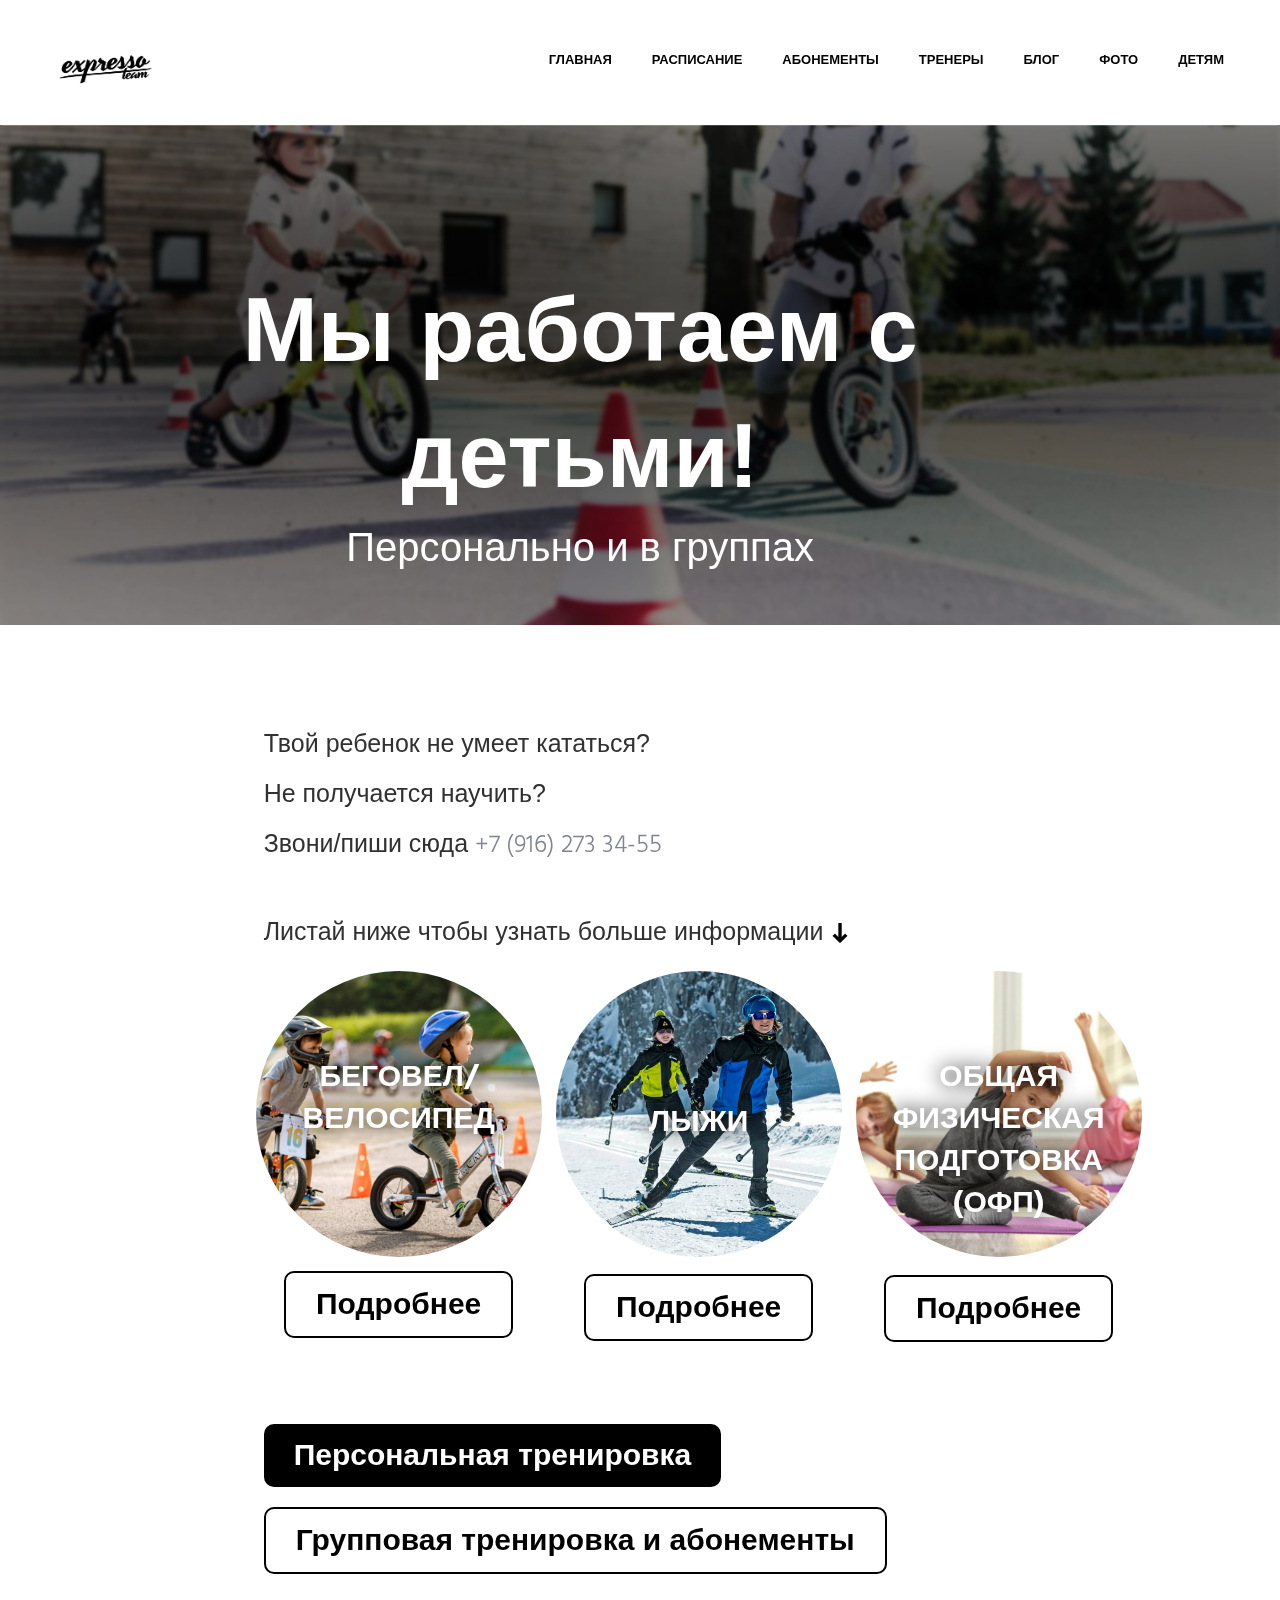
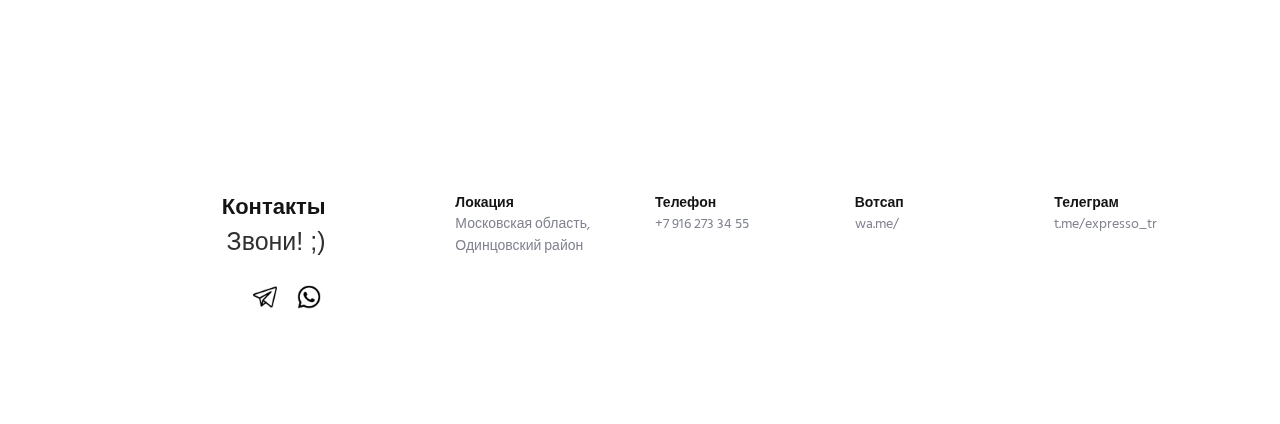
<file: child.html>
<!DOCTYPE html>
<!-- ==============================
    Project:        Metronic "Aircv" Frontend Freebie - Responsive HTML Template Based On Twitter Bootstrap 3.3.4
    Version:        1.0
    Author:         KeenThemes
    Primary use:    Corporate, Business Themes.
    Email:          support@keenthemes.com
    Follow:         http://www.twitter.com/keenthemes
    Like:           http://www.facebook.com/keenthemes
    Website:        http://www.keenthemes.com
    Premium:        Premium Metronic Admin Theme: http://themeforest.net/item/metronic-responsive-admin-dashboard-template/4021469?ref=keenthemes
================================== -->
<html lang="en" class="no-js">
    <!-- BEGIN HEAD -->
    <head>
        <meta charset="utf-8"/>
        <title>Детские групповые и персональные тренировки по лыжам и ОФП</title>
        <meta http-equiv="X-UA-Compatible" content="IE=edge">
        <meta content="width=device-width, initial-scale=1" name="viewport"/>
        <meta content="Расписание детских групповых тренировок с профессиональными тренерами в Одинцово и Мещерском парке" name="description"/>
        <meta content="Расписание детских групповых тренировок с профессиональными тренерами в Одинцово и Мещерском парке" property="og:description"/>
        <meta name="keywords" content="Детский тренер по лыжам Одинцово, детские тренировки на лыжах, детские групповые тренировки, детский тренер по ОФП, детские функциональные тренировки">
        <meta property="og:title" content="Детские тренеры по беговым лыжам, ОФП, лыжероллерам и велоспорту">

        <!-- GLOBAL MANDATORY STYLES -->
        <link href="http://fonts.googleapis.com/css?family=Hind:300,400,500,600,700" rel="stylesheet" type="text/css">
        <link href="vendor/simple-line-icons/css/simple-line-icons.css" rel="stylesheet" type="text/css"/>
        <link href="vendor/bootstrap/css/bootstrap.min.css" rel="stylesheet" type="text/css"/>

        <!-- PAGE LEVEL PLUGIN STYLES -->
        <link href="css/animate.css" rel="stylesheet">

        <!-- THEME STYLES -->
        <link href="css/child.css" rel="stylesheet" type="text/css"/>

        <!-- Favicon -->
        <link rel="shortcut icon" href="img\АВА.ico"/>
    </head>
    <!-- END HEAD -->

  <!-- BODY -->
  <body id="body" data-target=".header" class="page-on-scroll">
        <header class="header navbar-fixed-top top-nav-collapse">
            <!-- Navbar -->
            <nav class="navbar" role="navigation">
                <div class="container">
                    <!-- Brand and toggle get grouped for better mobile display -->
                    <div class="menu-container">
                        <button type="button" class="navbar-toggle" data-toggle="collapse" data-target=".nav-collapse">
                            <span class="sr-only">Toggle navigation</span>
                            <span class="toggle-icon"></span>
                        </button>

                        <!-- Logo -->
                        <div class="logo">
                            <a class="logo-wrap" href="#body">
                                <img class="logo-img logo-img-main" src="img/logo-dark.png" alt="Asentus Logo">
                                <img class="logo-img logo-img-active" src="img/logo-dark.png" alt="Asentus Logo">
                            </a>
                        </div>
                        <!-- End Logo -->
                    </div>

                    <!-- Collect the nav links, forms, and other content for toggling -->
                    <div class="collapse navbar-collapse nav-collapse">
                        <div class="menu-container">
                            <ul class="nav navbar-nav navbar-nav-right">
                                <li class="js_nav-item nav-item"><a class="nav-item-child nav-item-hover" style="color: black; font-weight:800;" style="color: black; font-weight:800;" href="index.html">Главная</a></li>
                                <li class="js_nav-item nav-item"><a class="nav-item-child nav-item-hover" style="color: black; font-weight:800;" href="events.html">Расписание</a></li>
                                <li class="js_nav-item nav-item"><a class="nav-item-child nav-item-hover" style="color: black; font-weight:800;" href="abonements.html">Абонементы</a></li>
                                <li class="js_nav-item nav-item"><a class="nav-item-child nav-item-hover" style="color: black; font-weight:800;" href="coachers.html">Тренеры</a></li>
                                <li class="js_nav-item nav-item"><a class="nav-item-child nav-item-hover" style="color: black; font-weight:800;" href="blog.html">Блог</a></li>
                                <li class="js_nav-item nav-item"><a class="nav-item-child nav-item-hover" style="color: black; font-weight:800;" href="photo.html">Фото</a></li>
                                <li class="js_nav-item nav-item"><a class="nav-item-child nav-item-hover" style="color: black; font-weight:800;" href="child.html">Детям</a></li>
                            </ul>
                        </div>
                    </div>
                    <!-- End Navbar Collapse -->
                </div>
            </nav>
            <!-- Navbar -->
        </header>
        <!--========== END HEADER ==========-->


        <div id="top" class="promo-block parallax-window" data-parallax="scroll" data-image-src="img/detBegov.jpg">
            
            <div class="container">
                <div class="row">

                    <div class="col-sm-6" style="width: 90%;">
                        <div class="promo-block-divider">
                            <h1 class="promo-block-title text-center" style="margin-top: -90px;">Мы работаем с детьми!</h1>
                            <p class="promo-block-text text-center" style="font-size: 40px;">Персонально и в группах</p>
                        </div>
                    </div>
                </div>
            </div>
        </div>


       
        
    

        <div id="experience" style="margin-top: 0px;">
            <div class="" data-auto-height="true">
                <div class="container content-lg">
                        <div class="col-sm-12 col-sm-offset-2">
                            <div class="row row-space-2 margin-b-0">
                                <p style="margin-top: 80px;">Твой ребенок не умеет кататься?</p>
                                <p>Не получается научить?</p>
                                <p style="margin-bottom: 50px;">Звони/пиши сюда <a href="tel:89162733455">+7 (916) 273 34-55</a></p>
                                <p>Листай ниже чтобы узнать больше информации <img src="img/down-arrow.png" style="width: 20px" alt=""></p>
                            </div>
                        </div>
                        
                    <div class="col-sm-12 col-sm-offset-2">
                        <div class="row row-space-2 margin-b-0">
                            <div class="row">
                                
                                <div class="col-sm-8 col-sm-offset-1 card">
                                    <a href="velbeg.html">
                                        <img class="round" src="img/begovel.jpg" alt="Avatar" style="width:100%">
                                        <h2 style="margin-top: -200px;">Беговел/велосипед</h2>
                                    </a>
                                    <a href="abonements.html" style="margin-top: 120px; display:block"><button class="abo-button">Подробнее</button></a>
                                </div>
                                
                                
                                <div class="col-sm-8 col-sm-offset-1 card">
                                    <a href="detlizi.html">
                                        <img class="round" src="img/skiDeti.jpg" alt="Avatar" style="width:100%">
                                        <h2 style="margin-top: -155px;">Лыжи</h2>
                                    </a>
                                    <a href="abonements.html" style="margin-top: 120px; display:block"><button class="abo-button">Подробнее</button></a>
                                </div>
                            
                                <div class="col-sm-8 col-sm-offset-1 card">
                                    <a href="detOfp.html">
                                        <img class="round" src="img/ofp.jpg" alt="Avatar" style="width:100%">
                                        <h2 style="margin-top: -200px;">Общая физическая подготовка <br>(ОФП)</h2>
                                    </a> 
                                    <a href="abonements.html" style="margin-top: 40px; display:block"><button class="abo-button">Подробнее</button></a>
                                </div>
                                
                                
                                
                                <div class="content-lg col-sm-12" style="margin-top: 20px;">    
                                    <div style="display: block; margin-left: auto; margin-right: auto;">
                                    
                                    <div class="work work-popup-trigger">
                                        <div class="work-overlay">
                                            <button href="" class="shine-button">Персональная тренировка</button>
                                        </div>
            
                                        
                                       <!---->
                                       <div class="work-popup-overlay text-left">
                                        <div class="work-popup-content">
                                            <a href="javascript:void(0);" class="work-popup-close">X</a>
                                            <div class="margin-b-30">
                                                <h3 class="margin-b-5">Оставьте заявку</h3>
                                                <span>И Вам напишет тренер:)</span>
                                            </div>
                                            <div class="row">
                                                <div class="col-sm-8 work-popup-content-divider sm-margin-b-20">
                                                    <div class="margin-t-10 sm-margin-t-0">
                                                        <p>
                                                        <input type="text" name="name" value="" id="name2" maxlength="15" placeholder="Ваше имя"/>
                                                        <input type="tel" name="phone" value="" data-tel-input id="phone2" placeholder="Номер телефона" maxlength="18" />
                                                        
                                                            <h3><label for="cars">Выберите место:</label></h3>
                                                            <select name="place" id="place2">
                                                              <option value="Одинцово">Одинцово, лыжероллерная трасса</option>
                                                              <option value="Мещерский парк">Мещерский парк, Новомещерский пр., 15</option>
                                                              <option value="Крылатское">Крылатские холмы</option>
                                                              <option value="Ромашково">Ромашково</option>
                                                            </select>
                                                            <br><br>
                                                        
                                                            <h3><label for="cars">Выберите тренировку:</label></h3>
                                                            <select name="typeTrain" id="typeTrain2">
                                                                <option value="Беговые лыжи">Беговые лыжи</option>
                                                                    <option value="ОФП">Функциональная тренировка (офп)</option>
                                                                    <!--<option value="Лыжероллеры">Лыжероллеры обучение</option>-->
                                                                    <option value="МТБ">Велоспорт-МТБ</option>
                                                            </select>
                                                            <br><br>
                                                          
            
                                                        <div class="child">
                                                        <label for="child"><img src="img/bear.png" width="37px" alt=""> Детский тренер</label>
                                                        <input type="checkbox" name="child" value="" id="child2"/>
                                                        </div>
                                                        <input class="big" id="button2" type="submit" value="Отправить заявку"/>
                                                        <div id="response"></div>
                                                        </p>
                                                        <ul class="list-inline work-popup-tag">
                                                            
                                                        </ul>
                                                    </div>
                                                </div>
                                                <div class="col-sm-4">
                                                    <div class="margin-t-10 sm-margin-t-0">
                                                        <p class="margin-b-5"><strong>Телефон для связи:</strong> <br> <a href="tel:89162733455">+7 916 273 34 55</a>  </p>
                                                        
                                                    </div>
                                                </div>
                                            </div>
                                        </div>
                                    </div>
                                       <!---->
                                    </div>
                                </div>
                                    
                                    
                                    <a href="abonements.html"><button class="abo-button">Групповая тренировка и абонементы</button></a>
                                </div>
                                    
                            </div>
                        </div>
                    </div>
                    
                    </div>
                    
                </div>
            </div>
        </div>
        
        
       
       <!-- Contact -->
       <div id="contact">
        <div class="">
            <div class="container content-lg">
                <div class="row">
                    <div class="col-sm-3 sm-margin-b-30">
                        <div class="text-right sm-text-left">
                            <h3 class="margin-b-0">Контакты</h3>
                            <p>Звони! ;)</p>
                            <div style="margin-top: 0px;">
                                <ul class="list-inline">
                                   <!--     
                                    <a href="https://t.me/expresso_tr" target="_blank" class="social-icons"><svg xmlns="http://www.w3.org/2000/svg" width="20" height="20" fill="white" class="bi bi-telegram" viewBox="0 0 16 16">
                                        <path d="M16 8A8 8 0 1 1 0 8a8 8 0 0 1 16 0zM8.287 5.906c-.778.324-2.334.994-4.666 2.01-.378.15-.577.298-.595.442-.03.243.275.339.69.47l.175.055c.408.133.958.288 1.243.294.26.006.549-.1.868-.32 2.179-1.471 3.304-2.214 3.374-2.23.05-.012.12-.026.166.016.047.041.042.12.037.141-.03.129-1.227 1.241-1.846 1.817-.193.18-.33.307-.358.336a8.154 8.154 0 0 1-.188.186c-.38.366-.664.64.015 1.088.327.216.589.393.85.571.284.194.568.387.936.629.093.06.183.125.27.187.331.236.63.448.997.414.214-.02.435-.22.547-.82.265-1.417.786-4.486.906-5.751a1.426 1.426 0 0 0-.013-.315.337.337 0 0 0-.114-.217.526.526 0 0 0-.31-.093c-.3.005-.763.166-2.984 1.09z"/>
                                    </svg>
                                    </a>
                                -->
                                    <a href="https://t.me/expresso_tr"  target="_blank" class="social-icons"><img src="img/telegram.png" width="24" height="24" viewBox="0 0 18 18">
                                    </a>
    
                                    <a href="https://wa.me/79162733455?text=Здравствуйте,%20хочу%20тренироваться%20с%20вами!"  target="_blank" class="social-icons"><img src="img\whatsapp.png" width="24" height="24" fill="white" viewBox="0 0 18 18">
                                    </a>
                                    <!--<li><a href="https://www.instagram.com/expresso_team/"  target="_blank" class="social-icons"><i class="icon-social-instagram"></i></a></li> -->
                                </ul>
                            </div>
                        </div>
                    </div>
                    <div class="col-sm-8 col-sm-offset-1">
                        <div class="row">
                            <div class="col-md-3 col-xs-6 md-margin-b-30">
                                <h5>Локация</h5>
                                <a href="#">Московская область, Одинцовский район</a>
                            </div>
                            <div class="col-md-3 col-xs-6 md-margin-b-30">
                                <h5>Телефон</h5>
                                <a href="tel:89162733455">+7 916 273 34 55</a>
                            </div>
                            <div class="col-md-3 col-xs-6">
                                <h5>Вотсап</h5>
                                <a href="https://wa.me/79162733455?text=Здравствуйте,%20хочу%20тренироваться%20с%20вами!">wa.me/</a>
                            </div>
                            <div class="col-md-3 col-xs-6">
                                <h5>Телеграм</h5>
                                <a href="https://t.me/expresso_tr" target="_blank">t.me/expresso_tr</a>
                            </div>
                            
                        </div>
                    </div>
                </div>
                <!--// end row -->
            </div>
        </div>
    </div>
    <!-- End Contact -->
        <!--========== END PAGE LAYOUT ==========-->

        <!-- Back To Top -->
        <a href="javascript:void(0);" class="js-back-to-top back-to-top">Наверх</a>

        <!-- JAVASCRIPTS(Load javascripts at bottom, this will reduce page load time) -->
        <!-- CORE PLUGINS -->
        <script src="vendor/jquery.min.js" type="text/javascript"></script>
        <script src="vendor/jquery-migrate.min.js" type="text/javascript"></script>
        <script src="vendor/bootstrap/js/bootstrap.min.js" type="text/javascript"></script>

        <!-- PAGE LEVEL PLUGINS -->
        <script src="vendor/jquery.easing.js" type="text/javascript"></script>
        <script src="vendor/jquery.back-to-top.js" type="text/javascript"></script>
        <script src="vendor/jquery.smooth-scroll.js" type="text/javascript"></script>
        <script src="vendor/jquery.wow.min.js" type="text/javascript"></script>
        <script src="vendor/jquery.parallax.min.js" type="text/javascript"></script>
        <script src="vendor/jquery.appear.js" type="text/javascript"></script>
        <script src="vendor/masonry/jquery.masonry.pkgd.min.js" type="text/javascript"></script>
        <script src="vendor/masonry/imagesloaded.pkgd.min.js" type="text/javascript"></script>

        <!-- PAGE LEVEL SCRIPTS -->
        <script src="js/layout.min.js" type="text/javascript"></script>
        <script src="js/components/progress-bar.min.js" type="text/javascript"></script>
        <script src="js/components/masonry.min.js" type="text/javascript"></script>
        <script src="js/components/wow.min.js" type="text/javascript"></script>

        <!--POP UP-->
        <script src="js/main.js"></script>

    </body>
    <!-- END BODY -->
</html>
</file>
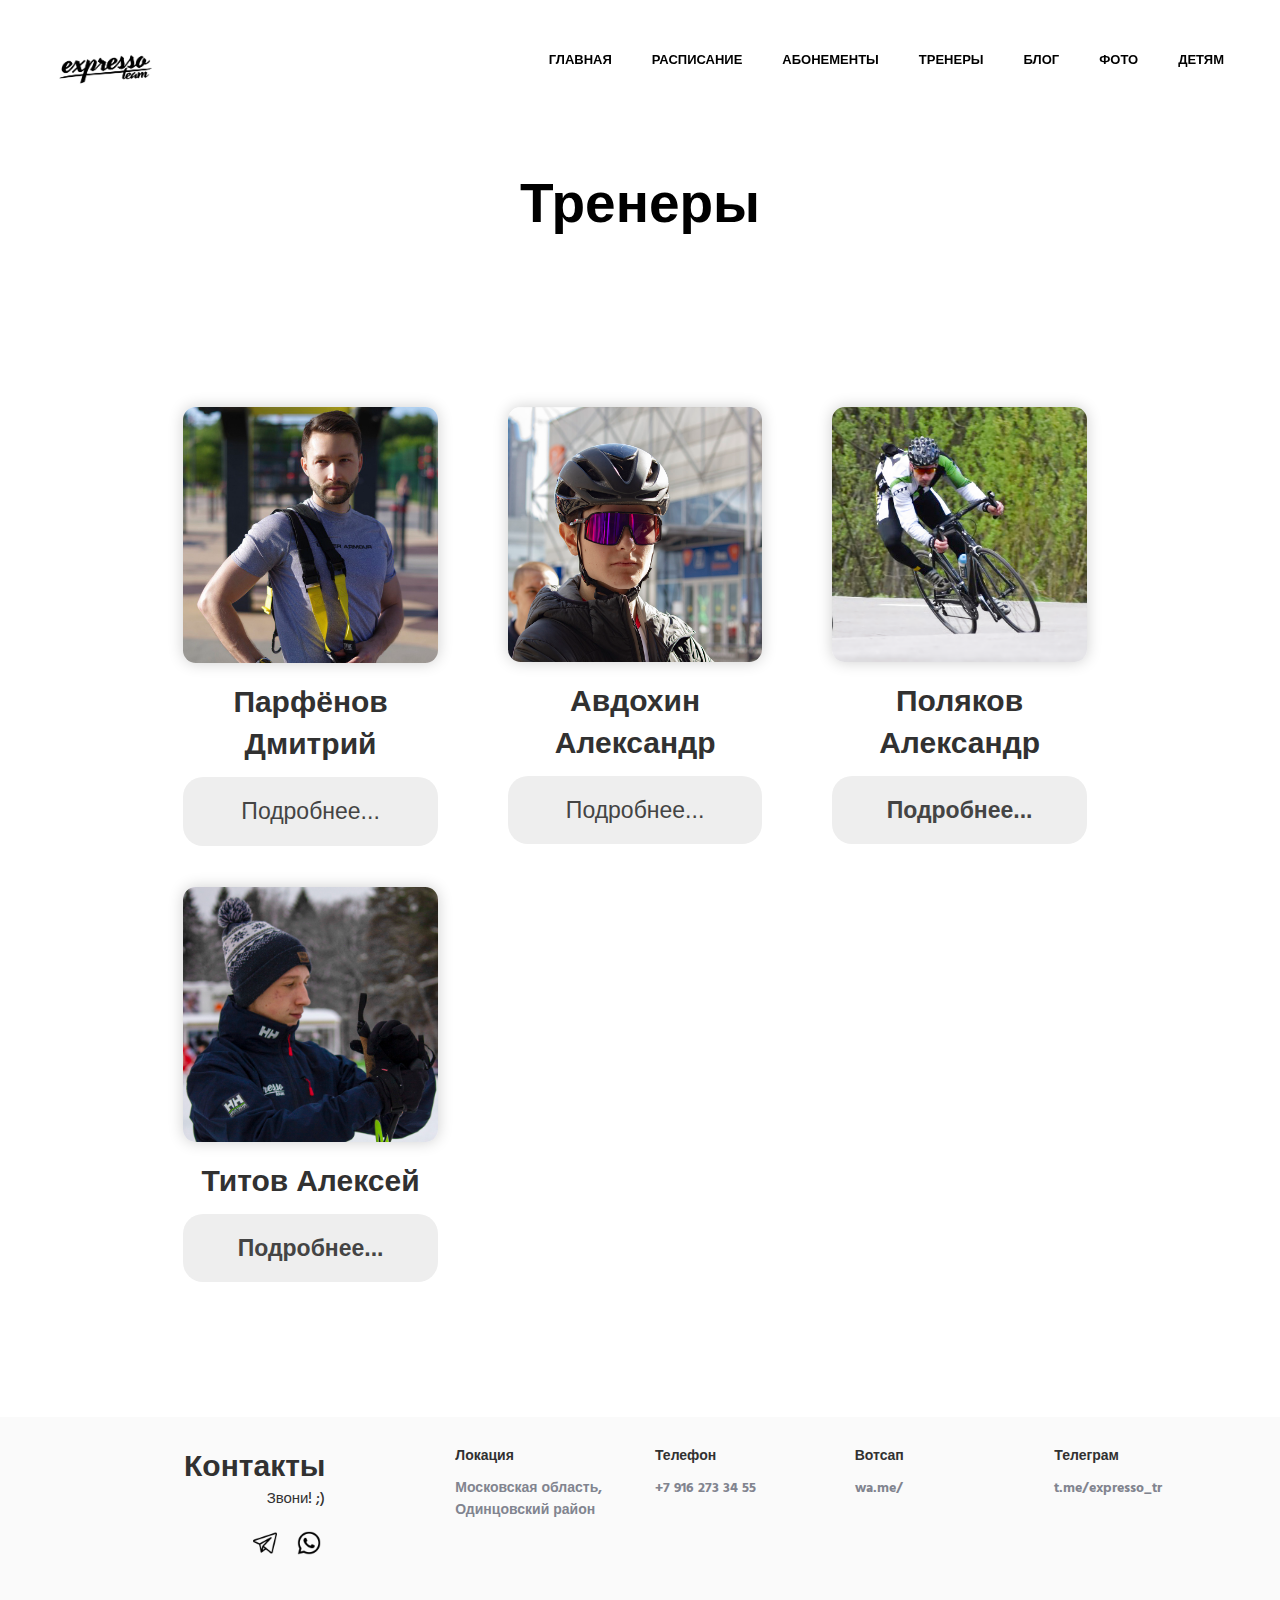
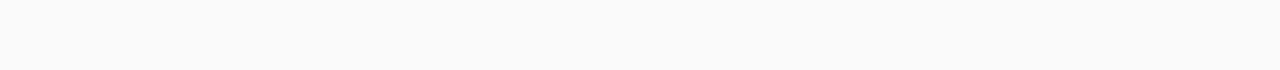
<file: coachers.html>
<!DOCTYPE html>
<!-- ==============================
    Project:        Metronic "Aircv" Frontend Freebie - Responsive HTML Template Based On Twitter Bootstrap 3.3.4
    Version:        1.0
    Author:         KeenThemes
    Primary use:    Corporate, Business Themes.
    Email:          support@keenthemes.com
    Follow:         http://www.twitter.com/keenthemes
    Like:           http://www.facebook.com/keenthemes
    Website:        http://www.keenthemes.com
    Premium:        Premium Metronic Admin Theme: http://themeforest.net/item/metronic-responsive-admin-dashboard-template/4021469?ref=keenthemes
================================== -->
<html lang="en" class="no-js">
    <!-- BEGIN HEAD -->
    <head>
        <meta charset="utf-8"/>
        <title>Тренеры в Одинцово и Мещерском парке</title>
        <meta http-equiv="X-UA-Compatible" content="IE=edge">
        <meta content="width=device-width, initial-scale=1" name="viewport"/>
        <meta content="Профессиональные тренеры в Одинцово и Мещерском парке" name="description"/>
        <meta content="Профессиональные тренеры в Одинцово и Мещерском парке" property="og:description"/>
        <meta name="keywords" content="тренер по лыжам Одинцово, тренировки на лыжах, групповые тренировки, тренер по ОФП, функциональные тренировки, тренеры">
        <meta property="og:title" content="Тренеры по беговым лыжам, ОФП, лыжероллерам и велоспорту">

        <!-- GLOBAL MANDATORY STYLES -->
        <link href="http://fonts.googleapis.com/css?family=Hind:300,400,500,600,700" rel="stylesheet" type="text/css">
        <link href="vendor/simple-line-icons/css/simple-line-icons.css" rel="stylesheet" type="text/css"/>
        <link href="vendor/bootstrap/css/bootstrap.min.css" rel="stylesheet" type="text/css"/>

        <!-- PAGE LEVEL PLUGIN STYLES -->
        <link href="css/animate.css" rel="stylesheet">

        <!-- THEME STYLES -->
        <link href="css/coachers.css" rel="stylesheet" type="text/css"/>

        <!-- Favicon -->
        <link rel="shortcut icon" href="img\АВА.ico"/>
    </head>
    <!-- END HEAD -->

  <!-- BODY -->
  <body id="body" data-target=".header" class="page-on-scroll">
        <header class="header navbar-fixed-top top-nav-collapse">
            <!-- Navbar -->
            <nav class="navbar" role="navigation">
                <div class="container">
                    <!-- Brand and toggle get grouped for better mobile display -->
                    <div class="menu-container">
                        <button type="button" class="navbar-toggle" data-toggle="collapse" data-target=".nav-collapse">
                            <span class="sr-only">Toggle navigation</span>
                            <span class="toggle-icon"></span>
                        </button>

                        <!-- Logo -->
                        <div class="logo">
                            <a class="logo-wrap" href="#body">
                                <img class="logo-img logo-img-main" src="img/logo-dark.png" alt="Asentus Logo">
                                <img class="logo-img logo-img-active" src="img/logo-dark.png" alt="Asentus Logo">
                            </a>
                        </div>
                        <!-- End Logo -->
                    </div>

                    <!-- Collect the nav links, forms, and other content for toggling -->
                    <div class="collapse navbar-collapse nav-collapse">
                        <div class="menu-container">
                            <ul class="nav navbar-nav navbar-nav-right">
                                <li class="js_nav-item nav-item"><a class="nav-item-child nav-item-hover" style="color: black; font-weight:800;" style="color: black; font-weight:800;" href="index.html">Главная</a></li>
                                <li class="js_nav-item nav-item"><a class="nav-item-child nav-item-hover" style="color: black; font-weight:800;" href="events.html">Расписание</a></li>
                                <li class="js_nav-item nav-item"><a class="nav-item-child nav-item-hover" style="color: black; font-weight:800;" href="abonements.html">Абонементы</a></li>
                                <li class="js_nav-item nav-item"><a class="nav-item-child nav-item-hover" style="color: black; font-weight:800;" href="coachers.html">Тренеры</a></li>
                                <li class="js_nav-item nav-item"><a class="nav-item-child nav-item-hover" style="color: black; font-weight:800;" href="blog.html">Блог</a></li>
                                <li class="js_nav-item nav-item"><a class="nav-item-child nav-item-hover" style="color: black; font-weight:800;" href="photo.html">Фото</a></li>
                                <li class="js_nav-item nav-item"><a class="nav-item-child nav-item-hover" style="color: black; font-weight:800;" href="child.html">Детям</a></li>
                            </ul>
                        </div>
                    </div>
                    <!-- End Navbar Collapse -->
                </div>
            </nav>
            <!-- Navbar -->
        </header>
        <!--========== END HEADER ==========-->


        <div class="">
            <h1 class="trenery" style="color: black; font-weight:800;">Тренеры</h1>
        </div>
            
        

        
            
                
                    <div class="container text-center content-lg" >
                        <div style="display: block; margin-left: auto; margin-right: auto">
                            
                        </div>
                        <div class="col-md-12 col-sm-offset-1">
                            <div class="howItWorks col-md-3">
                                <div class="howItWorksImg"> <img src="img/dim.jpg" style="width: 100%; margin: auto;" alt=""></div>
                                <h2>Парфёнов Дмитрий</h2>
                                
                                <button class="accordion">Подробнее...</button>
                                    <div class="panel">
                                        <p style="font-size: 20px; margin-top: 40px; margin-bottom: 30px; width: 100%; margin-bottom: 500px;"><strong>Специализация:</strong> лыжи, биатлон,
                                            скандинавская ходьба, функциональные тренировки, детские тренировки.
                                            Тренер высшей категории. <strong>Стаж</strong> тренерской деятельности более 14 лет. <strong>Образование</strong> высшее спортивное.
                                            <strong>MC</strong> по лыжным гонкам и биатлону. Член Национальной сборной Республики Беларусь по лыжным гонкам с 1999 по 2008
                                            гг. Участник <strong>Чемпионата Мира</strong> по лыжным гонкам среди юниоров. Участник и призёр международных лыжных марафонов.
                                            <strong>Победитель</strong> Кубка России по биатлону в категории Мастерс.</p>
                                    </div>
                            </div>
                            <div class="howItWorks col-md-3">
                                <div class="howItWorksImg"> <img src="img/san.jpg" style="width: 100%; margin: auto;" alt=""></div>
                                <h2>Авдохин Александр</h2>
                                
                                <button class="accordion">Подробнее...</button>
                                    <div class="panel">
                                        <p style="font-size: 20px; margin-top: 40px; margin-bottom: 30px; width: 100%;"><strong>Специализация:</strong> велоспорт шоссе, велоспорт МТБ лыжи.
                                            <strong>Стаж</strong> тренерской деятельности более 3 лет. <strong>
                                            <strong>КMC</strong> по маунтинбайку и лыжным гонкам. </p>
                                    </div>
                            </div>
                            <div class="howItWorks col-md-3">
                                <div class="howItWorksImg"> <img src="img/photo_2022-09-06_10-44-38_waifu2x_photo_noise2_scale_tta_1.jpg" style="width: 100%; margin: auto;" alt=""></div>
                                <h2>Поляков Александр</h2>
                                
                                <button class="accordion">Подробнее...</button>
                                    <div class="panel">
                                        <p style="font-size: 20px; margin-top: 40px; margin-bottom: 30px; width: 100%;"><strong>Специализация:</strong> беговые лыжи, велоспорт шоссе, велоспорт МТБ (кросс-кантри), скандинавская ходьба, функциональные тренировки, детские тренировки.
                                            Тренер высшей категории. Тренерский <strong>стаж</strong> с 2015г. <strong>Образование</strong> высшее (РГУФКСМиТ).
                                            <strong>МС</strong> по велоспорту, <strong>КМС</strong> по лыжным гонкам. Член Национальной <strong>сборной России</strong> по велоспорту с 2009 по 2015 гг. 
                                            Участник и призёр международных лыжных и велосипедных соревнований. <strong>Победитель</strong> Первенства России по велоспорту в категории до 23 лет.</p>
                                    </div>
                            </div>
                            <div class="howItWorks col-md-3">
                                <div class="howItWorksImg"> <img src="img/leh.jpg" style="width: 100%; margin: auto;" alt=""></div>
                                <h2>Титов Алексей</h2>
                                
                                <button class="accordion">Подробнее...</button>
                                    <div class="panel">
                                        <p style="font-size: 20px; margin-top: 40px; margin-bottom: 30px; width: 100%;"><strong>Специализация:</strong> велоспорт шоссе, велоспорт МТБ лыжи.
                                            <strong>Стаж</strong> тренерской деятельности более 3 лет. <strong>
                                            <strong>КMC</strong> по маунтинбайку и лыжным гонкам. </p>
                                    </div>
                            </div>
                        </div>
                    </div>


                    <script>
                        var acc = document.getElementsByClassName("accordion");
                        var i;
                        
                        for (i = 0; i < acc.length; i++) {
                          acc[i].addEventListener("click", function() {
                            this.classList.toggle("active");
                            var panel = this.nextElementSibling;
                            if (panel.style.display === "block") {
                              panel.style.display = "none";
                            } else {
                              panel.style.display = "block";
                            }
                          });
                        }
                        </script>

    

        
        
       
       <!-- Contact -->
       <div id="contact">
        <div class="bg-color-sky-light">
            <div class="container content-lg">
                <div class="row">
                    <div class="col-sm-3 sm-margin-b-30">
                        <div class="text-right sm-text-left">
                            <h2 class="margin-b-0">Контакты</h2>
                            <p>Звони! ;)</p>
                            <div style="margin-top: 0px;">
                                <ul class="list-inline">
                                   <!--     
                                    <a href="https://t.me/expresso_tr" target="_blank" class="social-icons"><svg xmlns="http://www.w3.org/2000/svg" width="20" height="20" fill="white" class="bi bi-telegram" viewBox="0 0 16 16">
                                        <path d="M16 8A8 8 0 1 1 0 8a8 8 0 0 1 16 0zM8.287 5.906c-.778.324-2.334.994-4.666 2.01-.378.15-.577.298-.595.442-.03.243.275.339.69.47l.175.055c.408.133.958.288 1.243.294.26.006.549-.1.868-.32 2.179-1.471 3.304-2.214 3.374-2.23.05-.012.12-.026.166.016.047.041.042.12.037.141-.03.129-1.227 1.241-1.846 1.817-.193.18-.33.307-.358.336a8.154 8.154 0 0 1-.188.186c-.38.366-.664.64.015 1.088.327.216.589.393.85.571.284.194.568.387.936.629.093.06.183.125.27.187.331.236.63.448.997.414.214-.02.435-.22.547-.82.265-1.417.786-4.486.906-5.751a1.426 1.426 0 0 0-.013-.315.337.337 0 0 0-.114-.217.526.526 0 0 0-.31-.093c-.3.005-.763.166-2.984 1.09z"/>
                                    </svg>
                                    </a>
                                -->
                                    <a href="https://t.me/expresso_tr"  target="_blank" class="social-icons"><img src="img/telegram.png" width="24" height="24" viewBox="0 0 18 18">
                                    </a>
    
                                    <a href="https://wa.me/79162733455?text=Здравствуйте,%20хочу%20тренироваться%20с%20вами!"  target="_blank" class="social-icons"><img src="img\whatsapp.png" width="24" height="24" fill="white" viewBox="0 0 18 18">
                                    </a>
                                    <!--<li><a href="https://www.instagram.com/expresso_team/"  target="_blank" class="social-icons"><i class="icon-social-instagram"></i></a></li> -->
                                </ul>
                            </div>
                        </div>
                    </div>
                    <div class="col-sm-8 col-sm-offset-1">
                        <div class="row">
                            <div class="col-md-3 col-xs-6 md-margin-b-30">
                                <h5>Локация</h5>
                                <a href="#">Московская область, Одинцовский район</a>
                            </div>
                            <div class="col-md-3 col-xs-6 md-margin-b-30">
                                <h5>Телефон</h5>
                                <a href="tel:89162733455">+7 916 273 34 55</a>
                            </div>
                            <div class="col-md-3 col-xs-6">
                                <h5>Вотсап</h5>
                                <a href="https://wa.me/79162733455?text=Здравствуйте,%20хочу%20тренироваться%20с%20вами!">wa.me/</a>
                            </div>
                            <div class="col-md-3 col-xs-6">
                                <h5>Телеграм</h5>
                                <a href="https://t.me/expresso_tr" target="_blank">t.me/expresso_tr</a>
                            </div>
                            
                        </div>
                    </div>
                </div>
                <!--// end row -->
            </div>
        </div>
    </div>
    <!-- End Contact -->
        <!--========== END PAGE LAYOUT ==========-->

        <!-- Back To Top -->
        <a href="javascript:void(0);" class="js-back-to-top back-to-top">Наверх</a>

        <!-- JAVASCRIPTS(Load javascripts at bottom, this will reduce page load time) -->
        <!-- CORE PLUGINS -->
        <script src="vendor/jquery.min.js" type="text/javascript"></script>
        <script src="vendor/jquery-migrate.min.js" type="text/javascript"></script>
        <script src="vendor/bootstrap/js/bootstrap.min.js" type="text/javascript"></script>

        <!-- PAGE LEVEL PLUGINS -->
        <script src="vendor/jquery.easing.js" type="text/javascript"></script>
        <script src="vendor/jquery.back-to-top.js" type="text/javascript"></script>
        <script src="vendor/jquery.smooth-scroll.js" type="text/javascript"></script>
        <script src="vendor/jquery.wow.min.js" type="text/javascript"></script>
        <script src="vendor/jquery.parallax.min.js" type="text/javascript"></script>
        <script src="vendor/jquery.appear.js" type="text/javascript"></script>
        <script src="vendor/masonry/jquery.masonry.pkgd.min.js" type="text/javascript"></script>
        <script src="vendor/masonry/imagesloaded.pkgd.min.js" type="text/javascript"></script>

        <!-- PAGE LEVEL SCRIPTS -->
        <script src="js/layout.min.js" type="text/javascript"></script>
        <script src="js/components/progress-bar.min.js" type="text/javascript"></script>
        <script src="js/components/masonry.min.js" type="text/javascript"></script>
        <script src="js/components/wow.min.js" type="text/javascript"></script>

        <!--POP UP-->
        <script src="js/main.js"></script>

    </body>
    <!-- END BODY -->
</html>
</file>
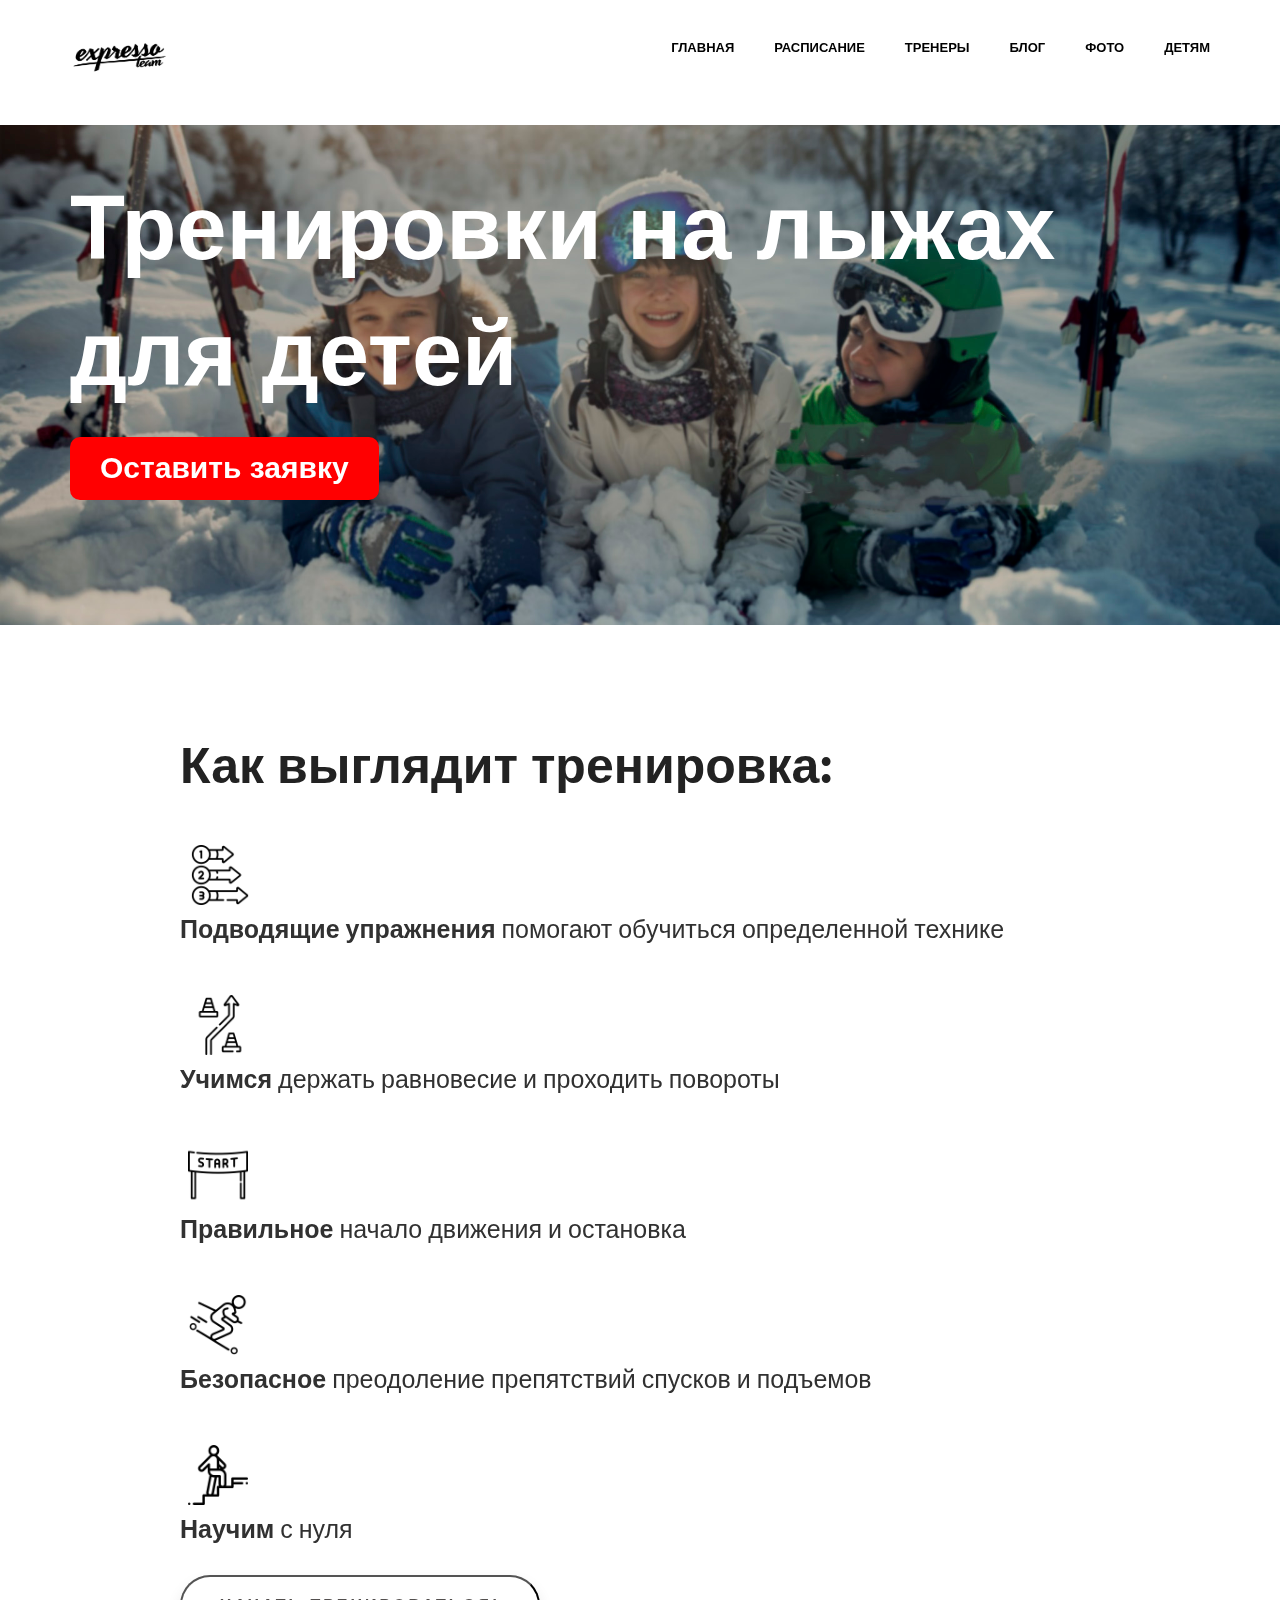
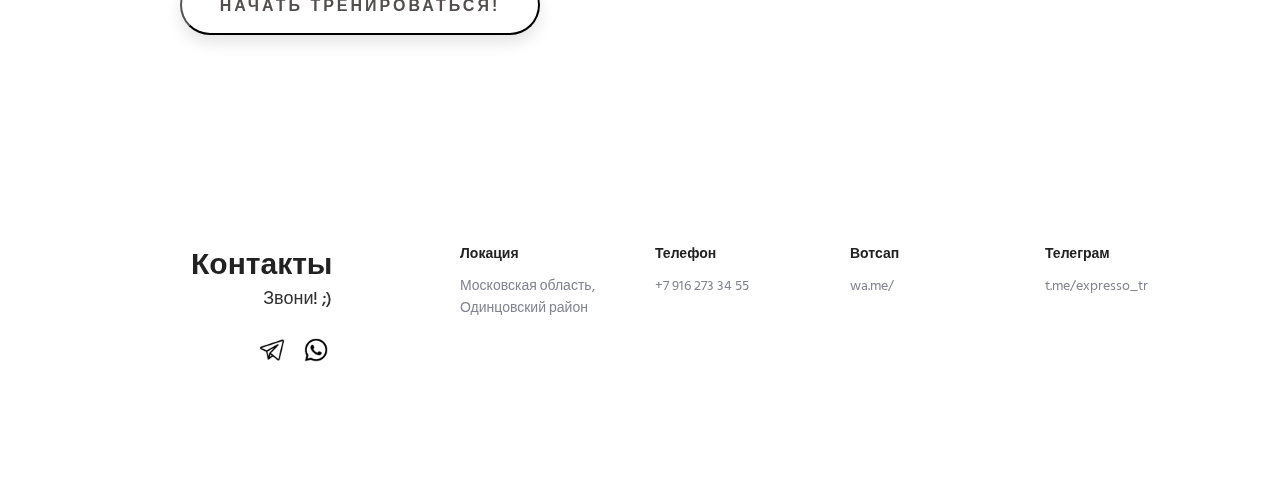
<file: detlizi.html>
<!DOCTYPE html>
<!-- ==============================
    Project:        Metronic "Aircv" Frontend Freebie - Responsive HTML Template Based On Twitter Bootstrap 3.3.4
    Version:        1.0
    Author:         KeenThemes
    Primary use:    Corporate, Business Themes.
    Email:          support@keenthemes.com
    Follow:         http://www.twitter.com/keenthemes
    Like:           http://www.facebook.com/keenthemes
    Website:        http://www.keenthemes.com
    Premium:        Premium Metronic Admin Theme: http://themeforest.net/item/metronic-responsive-admin-dashboard-template/4021469?ref=keenthemes
================================== -->
<html lang="en" class="no-js">
    <!-- BEGIN HEAD -->
    <head>
        <meta charset="utf-8"/>
        <title>Дети</title>
        <meta http-equiv="X-UA-Compatible" content="IE=edge">
        <meta content="width=device-width, initial-scale=1" name="viewport"/>
        <meta content="" name="description"/>
        <meta content="" name="author"/>

        <!-- GLOBAL MANDATORY STYLES -->
        <link href="http://fonts.googleapis.com/css?family=Hind:300,400,500,600,700" rel="stylesheet" type="text/css">
        <link href="vendor/simple-line-icons/css/simple-line-icons.css" rel="stylesheet" type="text/css"/>
        <link href="vendor/bootstrap/css/bootstrap.min.css" rel="stylesheet" type="text/css"/>

        <!-- PAGE LEVEL PLUGIN STYLES -->
        <link href="css/animate.css" rel="stylesheet">

        <!-- THEME STYLES -->
        <link href="css/detlizi.css" rel="stylesheet" type="text/css"/>

        <!-- Favicon -->
        <link rel="shortcut icon" href="img\АВА.ico"/>
    </head>
    <!-- END HEAD -->

   <!-- BODY -->
   <body id="body" data-target=".header" class="page-on-scroll">
    <header class="header navbar-fixed-top top-nav-collapse">
        <!-- Navbar -->
        <nav class="navbar" role="navigation">
            <div class="container">
                <!-- Brand and toggle get grouped for better mobile display -->
                <div class="menu-container">
                    <button type="button" class="navbar-toggle" data-toggle="collapse" data-target=".nav-collapse">
                        <span class="sr-only">Toggle navigation</span>
                        <span class="toggle-icon"></span>
                    </button>

                    <!-- Logo -->
                    <div class="logo">
                        <a class="logo-wrap" href="#body">
                            <img class="logo-img logo-img-main" src="img/logo-dark.png" alt="Asentus Logo">
                            <img class="logo-img logo-img-active" src="img/logo-dark.png" alt="Asentus Logo">
                        </a>
                    </div>
                    <!-- End Logo -->
                </div>

                <!-- Collect the nav links, forms, and other content for toggling -->
                <div class="collapse navbar-collapse nav-collapse">
                    <div class="menu-container">
                        <ul class="nav navbar-nav navbar-nav-right">
                            <li class="js_nav-item nav-item"><a class="nav-item-child nav-item-hover" style="color: black; font-weight:800;" style="color: black; font-weight:800;" href="index.html">Главная</a></li>
                            <li class="js_nav-item nav-item"><a class="nav-item-child nav-item-hover" style="color: black; font-weight:800;" href="events.html">Расписание</a></li>
                            <li class="js_nav-item nav-item"><a class="nav-item-child nav-item-hover" style="color: black; font-weight:800;" href="coachers.html">Тренеры</a></li>
                            <li class="js_nav-item nav-item"><a class="nav-item-child nav-item-hover" style="color: black; font-weight:800;" href="blog.html">Блог</a></li>
                            <li class="js_nav-item nav-item"><a class="nav-item-child nav-item-hover" style="color: black; font-weight:800;" href="photo.html">Фото</a></li>
                            <li class="js_nav-item nav-item"><a class="nav-item-child nav-item-hover" style="color: black; font-weight:800;" href="child.html">Детям</a></li>
                        </ul>
                    </div>
                </div>
                <!-- End Navbar Collapse -->
            </div>
        </nav>
        <!-- Navbar -->
    </header>
<!--========== END HEADER ==========-->

<div id="top" class="promo-block parallax-window" data-parallax="scroll" data-image-src="img/skiChild.jpg">
            
    <div class="container">
        <div class="row">

            <div class="col-sm-12" style="width: 100%;">
                <div class="promo-block-divider">
                    <h1 class="promo-block-title">Тренировки на лыжах для детей</h1>
                    
                </div>
            </div>
            <div class="work work-popup-trigger">
                <div class="work-overlay">
                    <button href="" class="shine-button">Оставить заявку</button>
                </div>

                <div class="work-popup-overlay">
                    <div class="work-popup-content">
                        <a href="javascript:void(0);" class="work-popup-close">X</a>
                        <div class="margin-b-30">
                            <h3 class="margin-b-5">Оставьте заявку</h3>
                            <span>И Вам напишет тренер:)</span>
                        </div>
                        <div class="row">
                            <div class="col-sm-8 work-popup-content-divider sm-margin-b-20">
                                <div class="margin-t-10 sm-margin-t-0">
                                    <p>
                                    <input class="big" type="text" name="name" value="" id="name" maxlength="15" placeholder="Ваше имя"/>
                                    <input class="big" type="tel" name="phone" value="" data-tel-input id="phone" placeholder="Номер телефона" maxlength="18" />
                                    
                                        <h4><label for="cars">Выберите место:</label></h4>
                                        <select name="place" id="place">
                                          <option value="Одинцово">Одинцово, лыжероллерная трасса</option>
                                          <option value="Мещерский парк">Мещерский парк, Новомещерский пр., 15</option>
                                          <option value="Крылатское">Крылатские холмы</option>
                                          <option value="Ромашково">Ромашково</option>
                                        </select>
                                        <br><br>
                                    
                                        <h4><label for="cars">Выберите тренировку:</label></h4>
                                        <select name="typeTrain" id="typeTrain">
                                          <option value="МТБ">Велоспорт-МТБ</option>
                                          <option value="Шоссе">Велоспорт-шоссе</option>
                                          <option value="Велоспорт - обучение с нуля">Велоспорт - обучение с нуля</option>
                                          <option value="ОФП">Функциональная тренировка (офп)</option>
                                          <option value="Лыжероллеры">Лыжероллеры</option>
                                        </select>
                                        <br><br>
                                      

                                    <div class="child">
                                    <label for="child">Детский тренер</label>
                                    <input type="checkbox" name="child" value="" id="child"/>
                                    </div>
                                    <input class="big" id="button" type="submit" value="Отправить заявку"/>
                                    <div id="response"></div>
                                    </p>
                                    <ul class="list-inline work-popup-tag">
                                        
                                    </ul>
                                </div>
                            </div>
                            <div class="col-sm-4">
                                <div class="margin-t-10 sm-margin-t-0">
                                    <p class="margin-b-5"><strong>Телефон для связи:</strong> <br> <a href="tel:89162733455">+7 916 273 34 55</a>  </p>
                                    
                                </div>
                            </div>
                        </div>
                    </div>
                </div>
               
            </div>
        </div>
    </div>
</div>
        
<!--content-->

<div id="start" class="bgg">
    <div class="container content-lg">
                <div class="col-sm-8 col-sm-offset-1">
                    <h1 class="margin-b-10" style="margin-top: 10px; font-size: 50px;">Как выглядит тренировка:</h1>
                </div>
                
            <div class="col-sm-12 col-sm-offset-1" >
                <div class="margin-b-0">
                    <img src="img/steps.png" style="width: 60px; margin-bottom: 10px; margin-left: 10px; margin-top: 30px;" alt="">
                    <p style="font-size: 25px;"><strong>Подводящие упражнения</strong> помогают обучиться определенной технике</p>
                    <img src="img/turns.png" style="width: 60px; margin-bottom: 10px; margin-left: 10px; margin-top: 30px;" alt="">
                    <p style="font-size: 25px;"><strong>Учимся</strong> держать равновесие и проходить повороты</p>
                    <img src="img/start.png" style="width: 60px; margin-bottom: 10px; margin-left: 8px; margin-top: 30px;" alt="">
                    <p style="font-size: 25px;"><strong>Правильное</strong> начало движения и остановка</p>
                    <img src="img/alpine.png" style="width: 60px; margin-bottom: 10px; margin-left: 8px; margin-top: 30px;" alt="">
                    <p style="font-size: 25px;"><strong>Безопасное</strong> преодоление препятствий спусков и подъемов</p>
                    <img src="img/newbie.png" style="width: 60px; margin-bottom: 10px; margin-left: 8px; margin-top: 30px;" alt="">
                    <p style="font-size: 25px;"><strong>Научим</strong> с нуля</p>
                    
                </div>
                
        <!--// end row -->
        
        <div class="work work-popup-trigger">
            <div class="work-overlay">
                <button href=""  class="floating-button">НАЧАТЬ ТРЕНИРОВАТЬСЯ!</button>
            </div>

            <div class="work-popup-overlay">
                <div class="work-popup-content">
                    <a href="javascript:void(0);" class="work-popup-close">X</a>
                    <div class="margin-b-30">
                        <h3 class="margin-b-5">Запись на тренировку</h3>
                        <span>Заполняйте внимательно!</span>
                    </div>
                    <div class="row">
                        <div class="col-sm-8 work-popup-content-divider sm-margin-b-20">
                            <div class="margin-t-10 sm-margin-t-0">
                                <p>
                                <input class="big" type="text" name="name" value="" id="name2" maxlength="15" placeholder="Ваше имя"/>
                                <input class="big" type="tel" name="phone" value="" data-tel-input id="phone2" placeholder="Номер телефона" maxlength="18" />
                                
                                
                                    <h4><label for="cars">Выберите место:</label></h4>
                                    <select name="place" id="place2">
                                      <option value="Одинцово">Одинцово, лыжероллерная трасса</option>
                                      <option value="Мещерский парк">Мещерский парк, Новомещерский пр., 15</option>
                                      <option value="Крылатское">Крылатские холмы</option>
                                      <option value="Ромашково">Ромашково</option>
                                    </select>
                                    <br><br>
                                
                                    <h4><label for="cars">Выберите тренировку:</label></h4>
                                    <select name="typeTrain" id="typeTrain2">
                                      <option value="МТБ">Велоспорт-МТБ</option>
                                      <option value="Шоссе">Велоспорт-шоссе</option>
                                      <option value="Велоспорт - обучение с нуля">Велоспорт - обучение с нуля</option>
                                      <option value="ОФП">Функциональная тренировка (офп)</option>
                                      <option value="Лыжероллеры">Лыжероллеры</option>
                                    </select>
                                    <br><br>
                                  

                                <div class="child">
                                <label for="child">Детский тренер</label>
                                <input type="checkbox" name="child" value="" id="child2"/>
                                </div>
                                <input class="big" id="button2" type="submit" value="Отправить заявку"/>
                                <div id="response2"></div>
                                </p>
                                <ul class="list-inline work-popup-tag">
                                    
                                </ul>
                            </div>
                        </div>
                        <div class="col-sm-4">
                            <div class="margin-t-10 sm-margin-t-0">
                                <p class="margin-b-5"><strong>Телефон для связи:</strong> <br> <a href="tel:89162733455">+7 916 273 34 55</a>  </p>
                                
                            </div>
                        </div>
                    </div>
                </div>
            </div>
           
        </div>
    </div>
    
</div>


<!--end content-->
       


       <!-- Contact -->
       <div id="contact">
        <div class="">
            <div class="container content-lg">
                <div class="row">
                    <div class="col-sm-3 sm-margin-b-30">
                        <div class="text-right sm-text-left">
                            <h2 class="margin-b-0">Контакты</h2>
                            <p>Звони! ;)</p>
                            <div style="margin-top: 0px;">
                                <ul class="list-inline">
                                   <!--     
                                    <a href="https://t.me/expresso_tr" target="_blank" class="social-icons"><svg xmlns="http://www.w3.org/2000/svg" width="20" height="20" fill="white" class="bi bi-telegram" viewBox="0 0 16 16">
                                        <path d="M16 8A8 8 0 1 1 0 8a8 8 0 0 1 16 0zM8.287 5.906c-.778.324-2.334.994-4.666 2.01-.378.15-.577.298-.595.442-.03.243.275.339.69.47l.175.055c.408.133.958.288 1.243.294.26.006.549-.1.868-.32 2.179-1.471 3.304-2.214 3.374-2.23.05-.012.12-.026.166.016.047.041.042.12.037.141-.03.129-1.227 1.241-1.846 1.817-.193.18-.33.307-.358.336a8.154 8.154 0 0 1-.188.186c-.38.366-.664.64.015 1.088.327.216.589.393.85.571.284.194.568.387.936.629.093.06.183.125.27.187.331.236.63.448.997.414.214-.02.435-.22.547-.82.265-1.417.786-4.486.906-5.751a1.426 1.426 0 0 0-.013-.315.337.337 0 0 0-.114-.217.526.526 0 0 0-.31-.093c-.3.005-.763.166-2.984 1.09z"/>
                                    </svg>
                                    </a>
                                -->
                                    <a href="https://t.me/expresso_tr"  target="_blank" class="social-icons"><img src="img/telegram.png" width="24" height="24" viewBox="0 0 18 18">
                                    </a>
    
                                    <a href="https://wa.me/79162733455?text=Здравствуйте,%20хочу%20тренироваться%20с%20вами!"  target="_blank" class="social-icons"><img src="img\whatsapp.png" width="24" height="24" fill="white" viewBox="0 0 18 18">
                                    </a>
                                    <!--<li><a href="https://www.instagram.com/expresso_team/"  target="_blank" class="social-icons"><i class="icon-social-instagram"></i></a></li> -->
                                </ul>
                            </div>
                        </div>
                    </div>
                    <div class="col-sm-8 col-sm-offset-1">
                        <div class="row">
                            <div class="col-md-3 col-xs-6 md-margin-b-30">
                                <h5>Локация</h5>
                                <a href="#">Московская область, Одинцовский район</a>
                            </div>
                            <div class="col-md-3 col-xs-6 md-margin-b-30">
                                <h5>Телефон</h5>
                                <a href="tel:89162733455">+7 916 273 34 55</a>
                            </div>
                            <div class="col-md-3 col-xs-6">
                                <h5>Вотсап</h5>
                                <a href="https://wa.me/79162733455?text=Здравствуйте,%20хочу%20тренироваться%20с%20вами!">wa.me/</a>
                            </div>
                            <div class="col-md-3 col-xs-6">
                                <h5>Телеграм</h5>
                                <a href="https://t.me/expresso_tr" target="_blank">t.me/expresso_tr</a>
                            </div>
                            
                        </div>
                    </div>
                </div>
                <!--// end row -->
            </div>
        </div>
    </div>
    <!-- End Contact -->
        <!--========== END PAGE LAYOUT ==========-->

       

        <!-- Back To Top -->
        <a href="javascript:void(0);" class="js-back-to-top back-to-top">Наверх</a>

        <!-- JAVASCRIPTS(Load javascripts at bottom, this will reduce page load time) -->
        <!-- CORE PLUGINS -->
        <script src="vendor/jquery.min.js" type="text/javascript"></script>
        <script src="vendor/jquery-migrate.min.js" type="text/javascript"></script>
        <script src="vendor/bootstrap/js/bootstrap.min.js" type="text/javascript"></script>

        <!-- PAGE LEVEL PLUGINS -->
        <script src="vendor/jquery.easing.js" type="text/javascript"></script>
        <script src="vendor/jquery.back-to-top.js" type="text/javascript"></script>
        <script src="vendor/jquery.smooth-scroll.js" type="text/javascript"></script>
        <script src="vendor/jquery.wow.min.js" type="text/javascript"></script>
        <script src="vendor/jquery.parallax.min.js" type="text/javascript"></script>
        <script src="vendor/jquery.appear.js" type="text/javascript"></script>
        <script src="vendor/masonry/jquery.masonry.pkgd.min.js" type="text/javascript"></script>
        <script src="vendor/masonry/imagesloaded.pkgd.min.js" type="text/javascript"></script>

        <!-- PAGE LEVEL SCRIPTS -->
        <script src="js/layout.min.js" type="text/javascript"></script>
        <script src="js/components/progress-bar.min.js" type="text/javascript"></script>
        <script src="js/components/masonry.min.js" type="text/javascript"></script>
        <script src="js/components/wow.min.js" type="text/javascript"></script>

        <!--POP UP-->
        <script src="js/main.js"></script>

    </body>
    <!-- END BODY -->
</html>
</file>
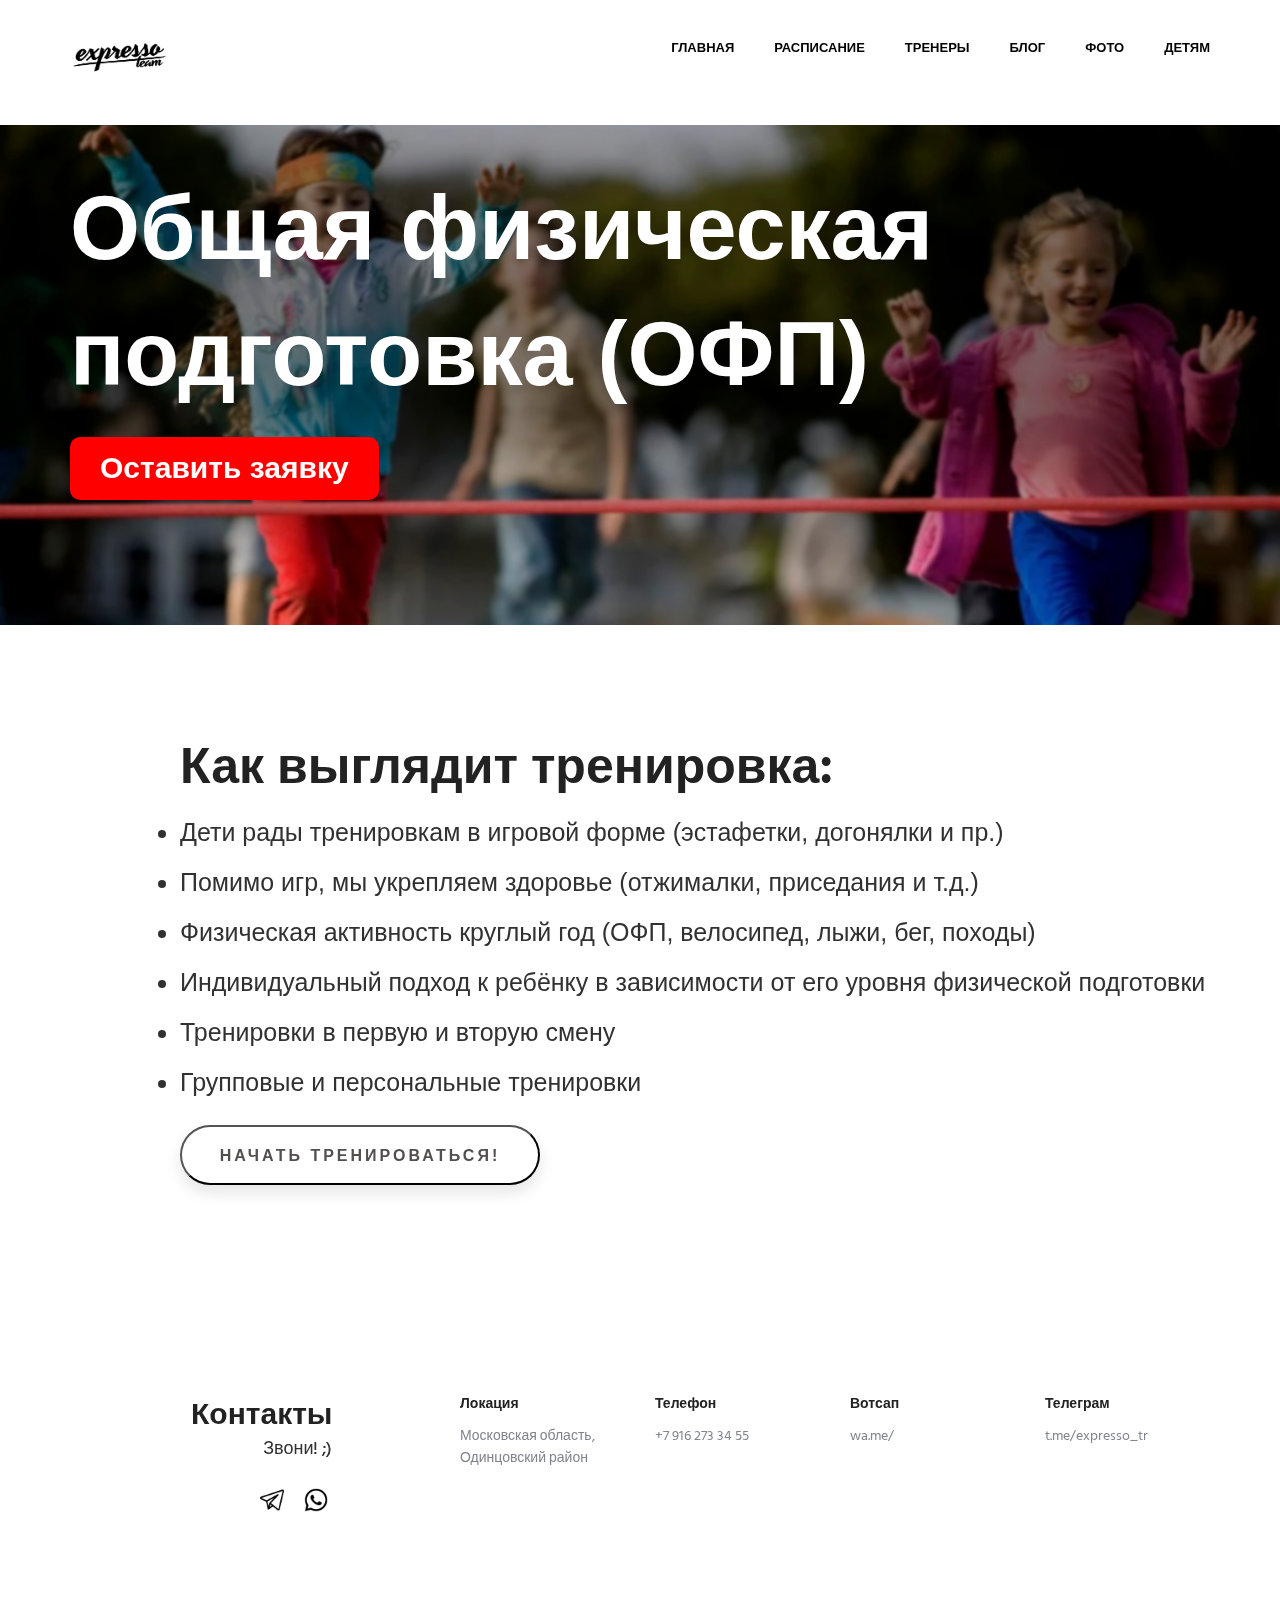
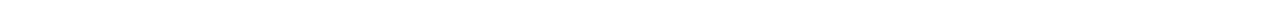
<file: detOfp.html>
<!DOCTYPE html>
<!-- ==============================
    Project:        Metronic "Aircv" Frontend Freebie - Responsive HTML Template Based On Twitter Bootstrap 3.3.4
    Version:        1.0
    Author:         KeenThemes
    Primary use:    Corporate, Business Themes.
    Email:          support@keenthemes.com
    Follow:         http://www.twitter.com/keenthemes
    Like:           http://www.facebook.com/keenthemes
    Website:        http://www.keenthemes.com
    Premium:        Premium Metronic Admin Theme: http://themeforest.net/item/metronic-responsive-admin-dashboard-template/4021469?ref=keenthemes
================================== -->
<html lang="en" class="no-js">
    <!-- BEGIN HEAD -->
    <head>
        <meta charset="utf-8"/>
        <title>Дети</title>
        <meta http-equiv="X-UA-Compatible" content="IE=edge">
        <meta content="width=device-width, initial-scale=1" name="viewport"/>
        <meta content="" name="description"/>
        <meta content="" name="author"/>

        <!-- GLOBAL MANDATORY STYLES -->
        <link href="http://fonts.googleapis.com/css?family=Hind:300,400,500,600,700" rel="stylesheet" type="text/css">
        <link href="vendor/simple-line-icons/css/simple-line-icons.css" rel="stylesheet" type="text/css"/>
        <link href="vendor/bootstrap/css/bootstrap.min.css" rel="stylesheet" type="text/css"/>

        <!-- PAGE LEVEL PLUGIN STYLES -->
        <link href="css/animate.css" rel="stylesheet">

        <!-- THEME STYLES -->
        <link href="css/detOfp.css" rel="stylesheet" type="text/css"/>

        <!-- Favicon -->
        <link rel="shortcut icon" href="img\АВА.ico"/>
    </head>
    <!-- END HEAD -->

   <!-- BODY -->
   <body id="body" data-target=".header" class="page-on-scroll">
    <header class="header navbar-fixed-top top-nav-collapse">
        <!-- Navbar -->
        <nav class="navbar" role="navigation">
            <div class="container">
                <!-- Brand and toggle get grouped for better mobile display -->
                <div class="menu-container">
                    <button type="button" class="navbar-toggle" data-toggle="collapse" data-target=".nav-collapse">
                        <span class="sr-only">Toggle navigation</span>
                        <span class="toggle-icon"></span>
                    </button>

                    <!-- Logo -->
                    <div class="logo">
                        <a class="logo-wrap" href="#body">
                            <img class="logo-img logo-img-main" src="img/logo-dark.png" alt="Asentus Logo">
                            <img class="logo-img logo-img-active" src="img/logo-dark.png" alt="Asentus Logo">
                        </a>
                    </div>
                    <!-- End Logo -->
                </div>

                <!-- Collect the nav links, forms, and other content for toggling -->
                <div class="collapse navbar-collapse nav-collapse">
                    <div class="menu-container">
                        <ul class="nav navbar-nav navbar-nav-right">
                            <li class="js_nav-item nav-item"><a class="nav-item-child nav-item-hover" style="color: black; font-weight:800;" style="color: black; font-weight:800;" href="index.html">Главная</a></li>
                            <li class="js_nav-item nav-item"><a class="nav-item-child nav-item-hover" style="color: black; font-weight:800;" href="events.html">Расписание</a></li>
                            <li class="js_nav-item nav-item"><a class="nav-item-child nav-item-hover" style="color: black; font-weight:800;" href="coachers.html">Тренеры</a></li>
                            <li class="js_nav-item nav-item"><a class="nav-item-child nav-item-hover" style="color: black; font-weight:800;" href="blog.html">Блог</a></li>
                            <li class="js_nav-item nav-item"><a class="nav-item-child nav-item-hover" style="color: black; font-weight:800;" href="photo.html">Фото</a></li>
                            <li class="js_nav-item nav-item"><a class="nav-item-child nav-item-hover" style="color: black; font-weight:800;" href="child.html">Детям</a></li>
                        </ul>
                    </div>
                </div>
                <!-- End Navbar Collapse -->
            </div>
        </nav>
        <!-- Navbar -->
    </header>
<!--========== END HEADER ==========-->

<div id="top" class="promo-block parallax-window" data-parallax="scroll" data-image-src="img/detEst.jpg">
            
    <div class="container">
        <div class="row">

            <div class="col-sm-12" style="width: 100%;">
                <div class="promo-block-divider">
                    <h1 class="promo-block-title">Общая физическая подготовка (ОФП)</h1>
                    
                </div>
            </div>
            <div class="work work-popup-trigger">
                <div class="work-overlay">
                    <button href="" class="shine-button">Оставить заявку</button>
                </div>

                <div class="work-popup-overlay">
                    <div class="work-popup-content">
                        <a href="javascript:void(0);" class="work-popup-close">X</a>
                        <div class="margin-b-30">
                            <h3 class="margin-b-5">Оставьте заявку</h3>
                            <span>И Вам напишет тренер:)</span>
                        </div>
                        <div class="row">
                            <div class="col-sm-8 work-popup-content-divider sm-margin-b-20">
                                <div class="margin-t-10 sm-margin-t-0">
                                    <p>
                                    <input class="big" type="text" name="name" value="" id="name" maxlength="15" placeholder="Ваше имя"/>
                                    <input class="big" type="tel" name="phone" value="" data-tel-input id="phone" placeholder="Номер телефона" maxlength="18" />
                                    
                                        <h4><label for="cars">Выберите место:</label></h4>
                                        <select name="place" id="place">
                                          <option value="Одинцово">Одинцово, лыжероллерная трасса</option>
                                          <option value="Мещерский парк">Мещерский парк, Новомещерский пр., 15</option>
                                          <option value="Крылатское">Крылатские холмы</option>
                                          <option value="Ромашково">Ромашково</option>
                                        </select>
                                        <br><br>
                                    
                                        <h4><label for="cars">Выберите тренировку:</label></h4>
                                        <select name="typeTrain" id="typeTrain">
                                          <option value="МТБ">Велоспорт-МТБ</option>
                                          <option value="Шоссе">Велоспорт-шоссе</option>
                                          <option value="Велоспорт - обучение с нуля">Велоспорт - обучение с нуля</option>
                                          <option value="ОФП">Функциональная тренировка (офп)</option>
                                          <option value="Лыжероллеры">Лыжероллеры</option>
                                        </select>
                                        <br><br>
                                      

                                    <div class="child">
                                    <label for="child">Детский тренер</label>
                                    <input type="checkbox" name="child" value="" id="child"/>
                                    </div>
                                    <input class="big" id="button" type="submit" value="Отправить заявку"/>
                                    <div id="response"></div>
                                    </p>
                                    <ul class="list-inline work-popup-tag">
                                        
                                    </ul>
                                </div>
                            </div>
                            <div class="col-sm-4">
                                <div class="margin-t-10 sm-margin-t-0">
                                    <p class="margin-b-5"><strong>Телефон для связи:</strong> <br> <a href="tel:89162733455">+7 916 273 34 55</a>  </p>
                                    
                                </div>
                            </div>
                        </div>
                    </div>
                </div>
               
            </div>
        </div>
    </div>
</div>
        
<!--content-->

<div id="start" class="bgg">
    <div class="container content-lg">
                <div class="col-sm-8 col-sm-offset-1">
                    <h1 class="margin-b-10" style="margin-top: 10px; font-size: 50px;">Как выглядит тренировка:</h1>
                </div>
                
            <div class="col-sm-12 col-sm-offset-1" >
                <div class="margin-b-0">
                   <li>Дети рады тренировкам в игровой форме (эстафетки, догонялки и пр.)</li>
                   <li>Помимо игр, мы укрепляем здоровье (отжималки, приседания и т.д.)</li>
                    <li>Физическая активность круглый год (ОФП, велосипед, лыжи, бег, походы)</li>
                    <li>Индивидуальный подход к ребёнку в зависимости от его уровня физической подготовки</li>
                    <li>Тренировки в первую и вторую смену</li>
                    <li>Групповые и персональные тренировки</li>
                </div>
                
        <!--// end row -->
        
        <div class="work work-popup-trigger">
            <div class="work-overlay">
                <button href=""  class="floating-button">НАЧАТЬ ТРЕНИРОВАТЬСЯ!</button>
            </div>

            <div class="work-popup-overlay">
                <div class="work-popup-content">
                    <a href="javascript:void(0);" class="work-popup-close">X</a>
                    <div class="margin-b-30">
                        <h3 class="margin-b-5">Запись на тренировку</h3>
                        <span>Заполняйте внимательно!</span>
                    </div>
                    <div class="row">
                        <div class="col-sm-8 work-popup-content-divider sm-margin-b-20">
                            <div class="margin-t-10 sm-margin-t-0">
                                <p>
                                <input class="big" type="text" name="name" value="" id="name2" maxlength="15" placeholder="Ваше имя"/>
                                <input class="big" type="tel" name="phone" value="" data-tel-input id="phone2" placeholder="Номер телефона" maxlength="18" />
                                
                                
                                    <h4><label for="cars">Выберите место:</label></h4>
                                    <select name="place" id="place2">
                                      <option value="Одинцово">Одинцово, лыжероллерная трасса</option>
                                      <option value="Мещерский парк">Мещерский парк, Новомещерский пр., 15</option>
                                      <option value="Крылатское">Крылатские холмы</option>
                                      <option value="Ромашково">Ромашково</option>
                                    </select>
                                    <br><br>
                                
                                    <h4><label for="cars">Выберите тренировку:</label></h4>
                                    <select name="typeTrain" id="typeTrain2">
                                      <option value="МТБ">Велоспорт-МТБ</option>
                                      <option value="Шоссе">Велоспорт-шоссе</option>
                                      <option value="Велоспорт - обучение с нуля">Велоспорт - обучение с нуля</option>
                                      <option value="ОФП">Функциональная тренировка (офп)</option>
                                      <option value="Лыжероллеры">Лыжероллеры</option>
                                    </select>
                                    <br><br>
                                  

                                <div class="child">
                                <label for="child">Детский тренер</label>
                                <input type="checkbox" name="child" value="" id="child2"/>
                                </div>
                                <input class="big" id="button2" type="submit" value="Отправить заявку"/>
                                <div id="response2"></div>
                                </p>
                                <ul class="list-inline work-popup-tag">
                                    
                                </ul>
                            </div>
                        </div>
                        <div class="col-sm-4">
                            <div class="margin-t-10 sm-margin-t-0">
                                <p class="margin-b-5"><strong>Телефон для связи:</strong> <br> <a href="tel:89162733455">+7 916 273 34 55</a>  </p>
                                
                            </div>
                        </div>
                    </div>
                </div>
            </div>
           
        </div>
    </div>
    
</div>


<!--end content-->
       


       <!-- Contact -->
       <div id="contact">
        <div class="">
            <div class="container content-lg">
                <div class="row">
                    <div class="col-sm-3 sm-margin-b-30">
                        <div class="text-right sm-text-left">
                            <h2 class="margin-b-0">Контакты</h2>
                            <p>Звони! ;)</p>
                            <div style="margin-top: 0px;">
                                <ul class="list-inline">
                                   <!--     
                                    <a href="https://t.me/expresso_tr" target="_blank" class="social-icons"><svg xmlns="http://www.w3.org/2000/svg" width="20" height="20" fill="white" class="bi bi-telegram" viewBox="0 0 16 16">
                                        <path d="M16 8A8 8 0 1 1 0 8a8 8 0 0 1 16 0zM8.287 5.906c-.778.324-2.334.994-4.666 2.01-.378.15-.577.298-.595.442-.03.243.275.339.69.47l.175.055c.408.133.958.288 1.243.294.26.006.549-.1.868-.32 2.179-1.471 3.304-2.214 3.374-2.23.05-.012.12-.026.166.016.047.041.042.12.037.141-.03.129-1.227 1.241-1.846 1.817-.193.18-.33.307-.358.336a8.154 8.154 0 0 1-.188.186c-.38.366-.664.64.015 1.088.327.216.589.393.85.571.284.194.568.387.936.629.093.06.183.125.27.187.331.236.63.448.997.414.214-.02.435-.22.547-.82.265-1.417.786-4.486.906-5.751a1.426 1.426 0 0 0-.013-.315.337.337 0 0 0-.114-.217.526.526 0 0 0-.31-.093c-.3.005-.763.166-2.984 1.09z"/>
                                    </svg>
                                    </a>
                                -->
                                    <a href="https://t.me/expresso_tr"  target="_blank" class="social-icons"><img src="img/telegram.png" width="24" height="24" viewBox="0 0 18 18">
                                    </a>
    
                                    <a href="https://wa.me/79162733455?text=Здравствуйте,%20хочу%20тренироваться%20с%20вами!"  target="_blank" class="social-icons"><img src="img\whatsapp.png" width="24" height="24" fill="white" viewBox="0 0 18 18">
                                    </a>
                                    <!--<li><a href="https://www.instagram.com/expresso_team/"  target="_blank" class="social-icons"><i class="icon-social-instagram"></i></a></li> -->
                                </ul>
                            </div>
                        </div>
                    </div>
                    <div class="col-sm-8 col-sm-offset-1">
                        <div class="row">
                            <div class="col-md-3 col-xs-6 md-margin-b-30">
                                <h5>Локация</h5>
                                <a href="#">Московская область, Одинцовский район</a>
                            </div>
                            <div class="col-md-3 col-xs-6 md-margin-b-30">
                                <h5>Телефон</h5>
                                <a href="tel:89162733455">+7 916 273 34 55</a>
                            </div>
                            <div class="col-md-3 col-xs-6">
                                <h5>Вотсап</h5>
                                <a href="https://wa.me/79162733455?text=Здравствуйте,%20хочу%20тренироваться%20с%20вами!">wa.me/</a>
                            </div>
                            <div class="col-md-3 col-xs-6">
                                <h5>Телеграм</h5>
                                <a href="https://t.me/expresso_tr" target="_blank">t.me/expresso_tr</a>
                            </div>
                            
                        </div>
                    </div>
                </div>
                <!--// end row -->
            </div>
        </div>
    </div>
    <!-- End Contact -->
        <!--========== END PAGE LAYOUT ==========-->

       

        <!-- Back To Top -->
        <a href="javascript:void(0);" class="js-back-to-top back-to-top">Наверх</a>

        <!-- JAVASCRIPTS(Load javascripts at bottom, this will reduce page load time) -->
        <!-- CORE PLUGINS -->
        <script src="vendor/jquery.min.js" type="text/javascript"></script>
        <script src="vendor/jquery-migrate.min.js" type="text/javascript"></script>
        <script src="vendor/bootstrap/js/bootstrap.min.js" type="text/javascript"></script>

        <!-- PAGE LEVEL PLUGINS -->
        <script src="vendor/jquery.easing.js" type="text/javascript"></script>
        <script src="vendor/jquery.back-to-top.js" type="text/javascript"></script>
        <script src="vendor/jquery.smooth-scroll.js" type="text/javascript"></script>
        <script src="vendor/jquery.wow.min.js" type="text/javascript"></script>
        <script src="vendor/jquery.parallax.min.js" type="text/javascript"></script>
        <script src="vendor/jquery.appear.js" type="text/javascript"></script>
        <script src="vendor/masonry/jquery.masonry.pkgd.min.js" type="text/javascript"></script>
        <script src="vendor/masonry/imagesloaded.pkgd.min.js" type="text/javascript"></script>

        <!-- PAGE LEVEL SCRIPTS -->
        <script src="js/layout.min.js" type="text/javascript"></script>
        <script src="js/components/progress-bar.min.js" type="text/javascript"></script>
        <script src="js/components/masonry.min.js" type="text/javascript"></script>
        <script src="js/components/wow.min.js" type="text/javascript"></script>

        <!--POP UP-->
        <script src="js/main.js"></script>

    </body>
    <!-- END BODY -->
</html>
</file>
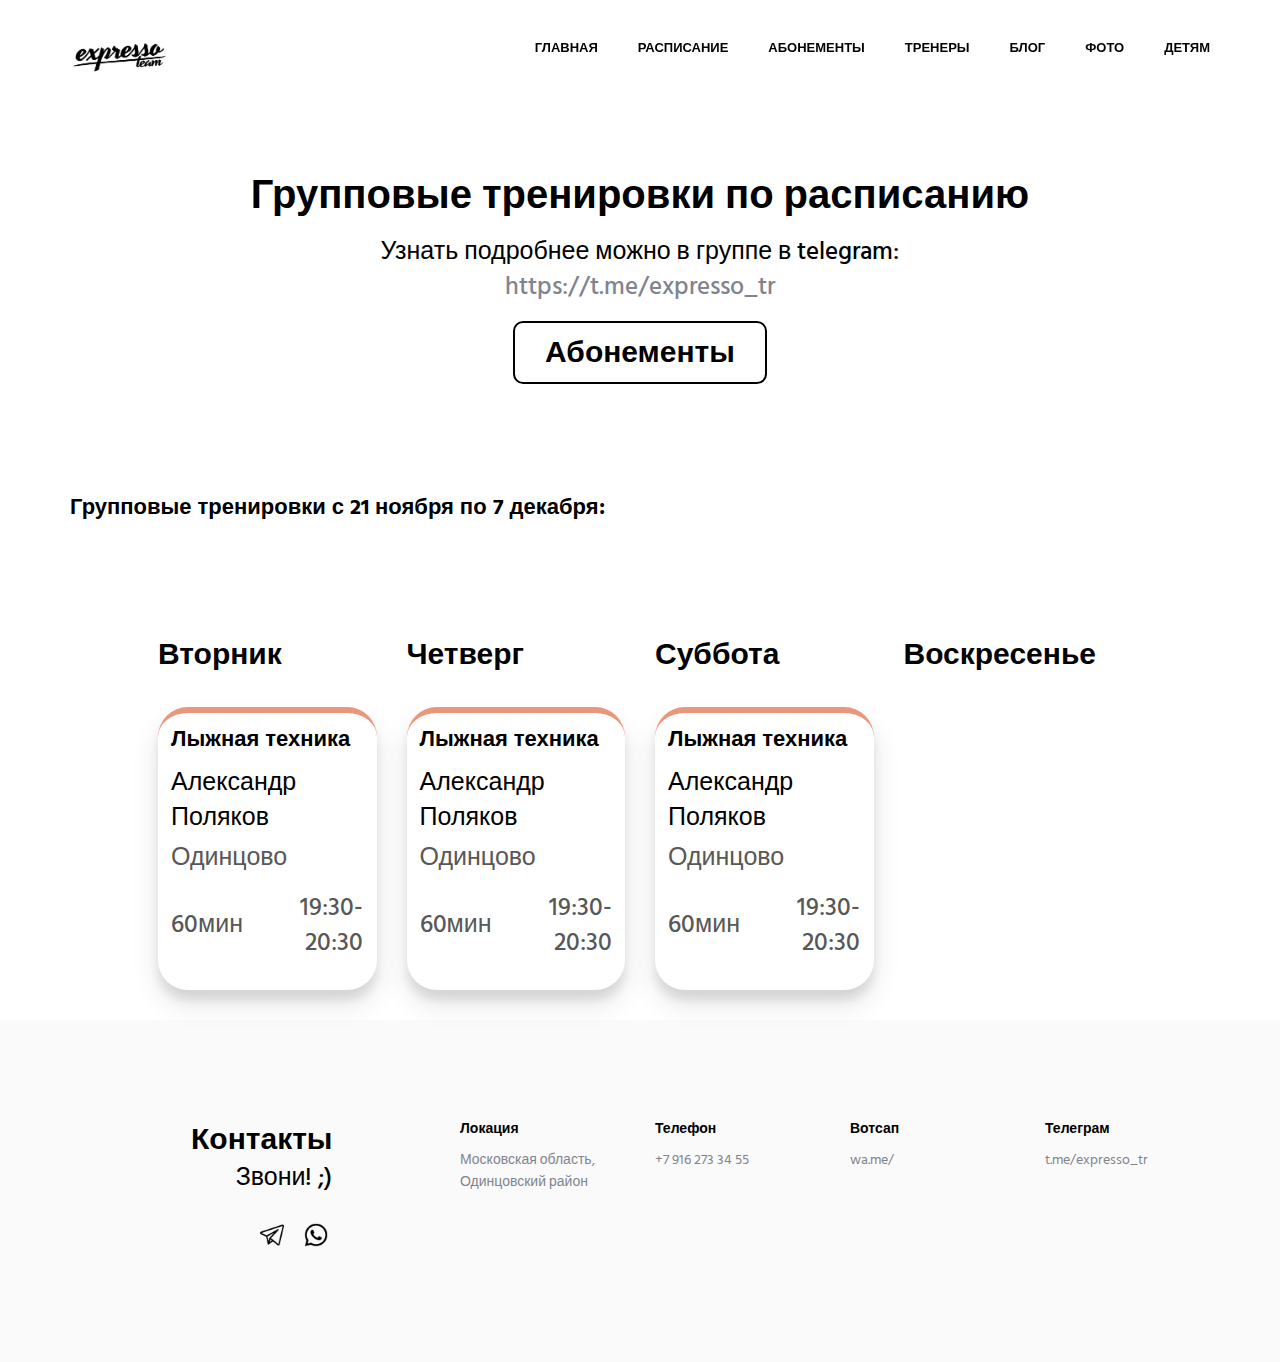
<file: events.html>
<!DOCTYPE html>
<!-- ==============================
    Project:        Metronic "Aircv" Frontend Freebie - Responsive HTML Template Based On Twitter Bootstrap 3.3.4
    Version:        1.0
    Author:         KeenThemes
    Primary use:    Corporate, Business Themes.
    Email:          support@keenthemes.com
    Follow:         http://www.twitter.com/keenthemes
    Like:           http://www.facebook.com/keenthemes
    Website:        http://www.keenthemes.com
    Premium:        Premium Metronic Admin Theme: http://themeforest.net/item/metronic-responsive-admin-dashboard-template/4021469?ref=keenthemes
================================== -->
<html lang="en" class="no-js">
    <!-- BEGIN HEAD -->
    <head>
        <meta charset="utf-8"/>
        <title>Групповые тренировки по ОФП и лыжам</title>
        <meta name="robots" content="all">
        <meta http-equiv="X-UA-Compatible" content="IE=edge">
        <meta content="width=device-width, initial-scale=1" name="viewport"/>
        <meta content="Расписание групповых тренировок с профессиональными тренерами в Одинцово и Мещерском парке" name="description"/>
        <meta content="Расписание групповых тренировок с профессиональными тренерами в Одинцово и Мещерском парке" property="og:description"/>
        <meta name="keywords" content="расписание тренировок, тренер по лыжам Одинцово, тренировки на лыжах, групповые тренировки, тренер по ОФП, функциональные тренировки, фитнес, фитнес-клуб, групповые занятия, групповые программы, персональные тренировки, персональные занятия, персональные лыжные тренировки">
        <meta property="og:title" content="Тренеры по беговым лыжам, ОФП, лыжероллерам и велоспорту">
        <!-- GLOBAL MANDATORY STYLES -->
        <link href="http://fonts.googleapis.com/css?family=Hind:300,400,500,600,700" rel="stylesheet" type="text/css">
        <link href="vendor/simple-line-icons/css/simple-line-icons.css" rel="stylesheet" type="text/css"/>
        <link href="vendor/bootstrap/css/bootstrap.min.css" rel="stylesheet" type="text/css"/>
        

        <!-- PAGE LEVEL PLUGIN STYLES -->
        <link href="css/animate.css" rel="stylesheet">

        <!-- THEME STYLES -->
        <link href="css/events.css" rel="stylesheet" type="text/css"/>

        <!-- Favicon -->
        <link rel="shortcut icon" href="img\АВА.ico"/>
    </head>
    <!-- END HEAD -->

    <!-- BODY -->
    <body id="body" data-target=".header" class="page-on-scroll">
        <header class="header navbar-fixed-top top-nav-collapse">
            <!-- Navbar -->
            <nav class="navbar" role="navigation">
                <div class="container">
                    <!-- Brand and toggle get grouped for better mobile display -->
                    <div class="menu-container">
                        <button type="button" class="navbar-toggle" data-toggle="collapse" data-target=".nav-collapse">
                            <span class="sr-only">Toggle navigation</span>
                            <span class="toggle-icon"></span>
                        </button>

                        <!-- Logo -->
                        <div class="logo">
                            <a class="logo-wrap" href="#body">
                                <img class="logo-img logo-img-main" src="img/logo-dark.png" alt="Asentus Logo">
                                <img class="logo-img logo-img-active" src="img/logo-dark.png" alt="Asentus Logo">
                            </a>
                        </div>
                        <!-- End Logo -->
                    </div>

                    <!-- Collect the nav links, forms, and other content for toggling -->
                    <div class="collapse navbar-collapse nav-collapse">
                        <div class="menu-container">
                            <ul class="nav navbar-nav navbar-nav-right">
                                <li class="js_nav-item nav-item"><a class="nav-item-child nav-item-hover" style="color: black; font-weight:800;" style="color: black; font-weight:800;" href="index.html">Главная</a></li>
                                <li class="js_nav-item nav-item"><a class="nav-item-child nav-item-hover" style="color: black; font-weight:800;" href="events.html">Расписание</a></li>
                                <li class="js_nav-item nav-item"><a class="nav-item-child nav-item-hover" style="color: black; font-weight:800;" href="abonements.html">Абонементы</a></li>
                                <li class="js_nav-item nav-item"><a class="nav-item-child nav-item-hover" style="color: black; font-weight:800;" href="coachers.html">Тренеры</a></li>
                                <li class="js_nav-item nav-item"><a class="nav-item-child nav-item-hover" style="color: black; font-weight:800;" href="blog.html">Блог</a></li>
                                <li class="js_nav-item nav-item"><a class="nav-item-child nav-item-hover" style="color: black; font-weight:800;" href="photo.html">Фото</a></li>
                                <li class="js_nav-item nav-item"><a class="nav-item-child nav-item-hover" style="color: black; font-weight:800;" href="child.html">Детям</a></li>
                            </ul>
                        </div>
                    </div>
                    <!-- End Navbar Collapse -->
                </div>
            </nav>
            <!-- Navbar -->
        </header>
<!--========== END HEADER ==========-->



        <!--========== SLIDER ==========-->
       

        <!--========== PAGE LAYOUT ==========-->
        <!-- About -->
       
        
        <div class="" id="about" >
            <div class="container content-lg" style="padding-bottom: 0px;">
                <div class="row text-center">
                    <div style="display: block; margin-left: auto; margin-right: auto; margin-top: 70px;">
                        <h1>Групповые тренировки по расписанию</h1>
                    </div>
                </div>
                <div class="col-sm-8 text-center col-sm-offset-2" >
                    <p>Узнать подробнее можно в группе в telegram: <a href="https://t.me/expresso_tr" target="_blank">https://t.me/expresso_tr</a></p>
                </div>
                <a href="abonements.html"><button href="" class="abo-button" style="display: block; margin-left: auto; margin-right: auto">Абонементы</button></a>
            </div>
            <!--// end row -->
        </div>
      
        
        
        <h3 class="container content-lg">Групповые тренировки с 21 ноября по 7 декабря:</h3>
    <a href="https://t.me/expresso_tr" target="_blank">
        
        <div class="container-fluid raspisanie">
            <div class="col-md-3">
                <div class="groupp" data-height="height">

                    <h2>Вторник</h2>
                    
                    <!--<div class="groupp-info" style="border-top: 6px solid#DB7093; #20B2AA;">
                        <h3>ОФП</h3>
                        <p class="margin-b-5"></p>
                        <p class="priceTrain">Одинцово</p>
                            <table>
                                <tr>
                                  <td style="padding: 0; text-align:left"><p class="priceTrain">60мин</p></td>
                                  <td style="padding: 0; text-align:right"><p class="priceTrain">10:00-11:00</p></td>
                                </tr>
                            </table>
                    </div> -->

                    <div class="groupp-info" style="border-top: 6px solid #E9967A;">
                        <h3>Лыжная техника</h3>
                        <p class="margin-b-5">Александр Поляков</p>
                        <p class="priceTrain">Одинцово</p>
                        <table>
                            <tr>
                              <td style="padding: 0; text-align:left"><p class="priceTrain">60мин</p></td>
                              <td style="padding: 0; text-align:right"><p class="priceTrain">19:30-20:30</p></td>
                            </tr>
                        </table>
                    </div>
        
                </div>
            </div>
            <div class="col-md-3">
                <div class="groupp" data-height="height">
                    <h2>Четверг</h2>
                    
                    <div class="groupp-info" style="border-top: 6px solid #E9967A;">
                        <h3>Лыжная техника</h3>
                        <p class="margin-b-5">Александр Поляков</p>
                        <p class="priceTrain">Одинцово</p>
                        <table>
                                <tr>
                                  <td style="padding: 0; text-align:left"><p class="priceTrain">60мин</p></td>
                                  <td style="padding: 0; text-align:right"><p class="priceTrain">19:30-20:30</p></td>
                                </tr>
                            </table>
                    </div>

                    <!--<div class="groupp-info">
                        <h3>ОФП</h3>
                        <p class="margin-b-5">Александр Поляков</p>
                        <p class="priceTrain">Одинцово</p>
                        <table>
                                <tr>
                                  <td style="padding: 0; text-align:left"><p class="priceTrain">60мин</p></td>
                                  <td style="padding: 0; text-align:right"><p class="priceTrain">10:00-11:00</p></td>
                                </tr>
                            </table>
                    </div>-->
        
                </div>
            </div>
            <div class="col-md-3">
                <div class="groupp" data-height="height">
        
                    <h2>Суббота</h2>
                    
                    <div class="groupp-info" style="border-top: 6px solid #E9967A;">
                        <h3>Лыжная техника</h3>
                        <p class="margin-b-5">Александр Поляков</p>
                        <p class="priceTrain">Одинцово</p>
                        <table>
                                <tr>
                                  <td style="padding: 0; text-align:left"><p class="priceTrain">60мин</p></td>
                                  <td style="padding: 0; text-align:right"><p class="priceTrain">19:30-20:30</p></td>
                                </tr>
                            </table>
                    </div>

                    <!--<div class="groupp-info">
                        <h3>ОФП</h3>
                        <p class="margin-b-5">Александр Поляков</p>
                        <p class="priceTrain">Одинцово</p>
                        <table>
                                <tr>
                                  <td style="padding: 0; text-align:left"><p class="priceTrain">60мин</p></td>
                                  <td style="padding: 0; text-align:right"><p class="priceTrain">10:00-11:00</p></td>
                                </tr>
                            </table>
                    </div>-->
        
                </div>
            </div>
            <div class="col-md-3">
                <div class="groupp" data-height="height">
        
                    <h2>Воскресенье</h2>
                    
                   <!-- <div class="groupp-info">
                        <h3>ОФП</h3>
                        <p class="margin-b-5">Александр Поляков</p>
                        <p class="priceTrain">Одинцово</p>
                        <table>
                                <tr>
                                  <td style="padding: 0; text-align:left"><p class="priceTrain">60мин</p></td>
                                  <td style="padding: 0; text-align:right"><p class="priceTrain">10:00-11:00</p></td>
                                </tr>
                            </table>
                    </div>

                    <div class="groupp-info">
                        <h3>ОФП</h3>
                        <p class="margin-b-5">Александр Поляков</p>
                        <p class="priceTrain">Одинцово</p>
                        <table>
                                <tr>
                                  <td style="padding: 0; text-align:left"><p class="priceTrain">60мин</p></td>
                                  <td style="padding: 0; text-align:right"><p class="priceTrain">10:00-11:00</p></td>
                                </tr>
                            </table>
                    </div>
                -->
                </div>
            </div>
        </div>
    </a>

        <!-- Contact -->
        <div id="contact">
            <div class="bg-color-sky-light">
                <div class="container content-lg">
                    <div class="row">
                        <div class="col-sm-3 sm-margin-b-30">
                            <div class="text-right sm-text-left">
                                <h2 class="margin-b-0">Контакты</h2>
                                <p>Звони! ;)</p>
                                <div style="margin-top: 0px;">
                                    <ul class="list-inline">
                                       <!--     
                                        <a href="https://t.me/expresso_tr" target="_blank" class="social-icons"><svg xmlns="http://www.w3.org/2000/svg" width="20" height="20" fill="white" class="bi bi-telegram" viewBox="0 0 16 16">
                                            <path d="M16 8A8 8 0 1 1 0 8a8 8 0 0 1 16 0zM8.287 5.906c-.778.324-2.334.994-4.666 2.01-.378.15-.577.298-.595.442-.03.243.275.339.69.47l.175.055c.408.133.958.288 1.243.294.26.006.549-.1.868-.32 2.179-1.471 3.304-2.214 3.374-2.23.05-.012.12-.026.166.016.047.041.042.12.037.141-.03.129-1.227 1.241-1.846 1.817-.193.18-.33.307-.358.336a8.154 8.154 0 0 1-.188.186c-.38.366-.664.64.015 1.088.327.216.589.393.85.571.284.194.568.387.936.629.093.06.183.125.27.187.331.236.63.448.997.414.214-.02.435-.22.547-.82.265-1.417.786-4.486.906-5.751a1.426 1.426 0 0 0-.013-.315.337.337 0 0 0-.114-.217.526.526 0 0 0-.31-.093c-.3.005-.763.166-2.984 1.09z"/>
                                        </svg>
                                        </a>
                                    -->
                                        <a href="https://t.me/expresso_tr"  target="_blank" class="social-icons"><img src="img/telegram.png" width="24" height="24" viewBox="0 0 18 18">
                                        </a>
        
                                        <a href="https://wa.me/79162733455?text=Здравствуйте,%20хочу%20тренироваться%20с%20вами!"  target="_blank" class="social-icons"><img src="img\whatsapp.png" width="24" height="24" fill="white" viewBox="0 0 18 18">
                                        </a>
                                        <!--<li><a href="https://www.instagram.com/expresso_team/"  target="_blank" class="social-icons"><i class="icon-social-instagram"></i></a></li> -->
                                    </ul>
                                </div>
                            </div>
                        </div>
                        <div class="col-sm-8 col-sm-offset-1">
                            <div class="row">
                                <div class="col-md-3 col-xs-6 md-margin-b-30">
                                    <h5>Локация</h5>
                                    <a href="#">Московская область, Одинцовский район</a>
                                </div>
                                <div class="col-md-3 col-xs-6 md-margin-b-30">
                                    <h5>Телефон</h5>
                                    <a href="tel:89162733455">+7 916 273 34 55</a>
                                </div>
                                <div class="col-md-3 col-xs-6">
                                    <h5>Вотсап</h5>
                                    <a href="https://wa.me/79162733455?text=Здравствуйте,%20хочу%20тренироваться%20с%20вами!">wa.me/</a>
                                </div>
                                <div class="col-md-3 col-xs-6">
                                    <h5>Телеграм</h5>
                                    <a href="https://t.me/expresso_tr" target="_blank">t.me/expresso_tr</a>
                                </div>
                                
                            </div>
                        </div>
                    </div>
                    <!--// end row -->
                </div>
            </div>
        </div>
        <!-- End Contact -->
        <!--========== END PAGE LAYOUT ==========-->

       

        <!-- Back To Top -->
        <a href="javascript:void(0);" class="js-back-to-top back-to-top">Наверх</a>

        <!-- JAVASCRIPTS(Load javascripts at bottom, this will reduce page load time) -->
        <!-- CORE PLUGINS -->
        <script src="vendor/jquery.min.js" type="text/javascript"></script>
        <script src="vendor/jquery-migrate.min.js" type="text/javascript"></script>
        <script src="vendor/bootstrap/js/bootstrap.min.js" type="text/javascript"></script>

        <!-- PAGE LEVEL PLUGINS -->
        <script src="vendor/jquery.easing.js" type="text/javascript"></script>
        <script src="vendor/jquery.back-to-top.js" type="text/javascript"></script>
        <script src="vendor/jquery.smooth-scroll.js" type="text/javascript"></script>
        <script src="vendor/jquery.wow.min.js" type="text/javascript"></script>
        <script src="vendor/jquery.parallax.min.js" type="text/javascript"></script>
        <script src="vendor/jquery.appear.js" type="text/javascript"></script>
        <script src="vendor/masonry/jquery.masonry.pkgd.min.js" type="text/javascript"></script>
        <script src="vendor/masonry/imagesloaded.pkgd.min.js" type="text/javascript"></script>

        <!-- PAGE LEVEL SCRIPTS -->
        <script src="js/layout.min.js" type="text/javascript"></script>
        <script src="js/components/progress-bar.min.js" type="text/javascript"></script>
        <script src="js/components/masonry.min.js" type="text/javascript"></script>
        <script src="js/components/wow.min.js" type="text/javascript"></script>

        <!--POP UP-->
        <script src="js/main.js"></script>

    </body>
    <!-- END BODY -->
</html>
</file>
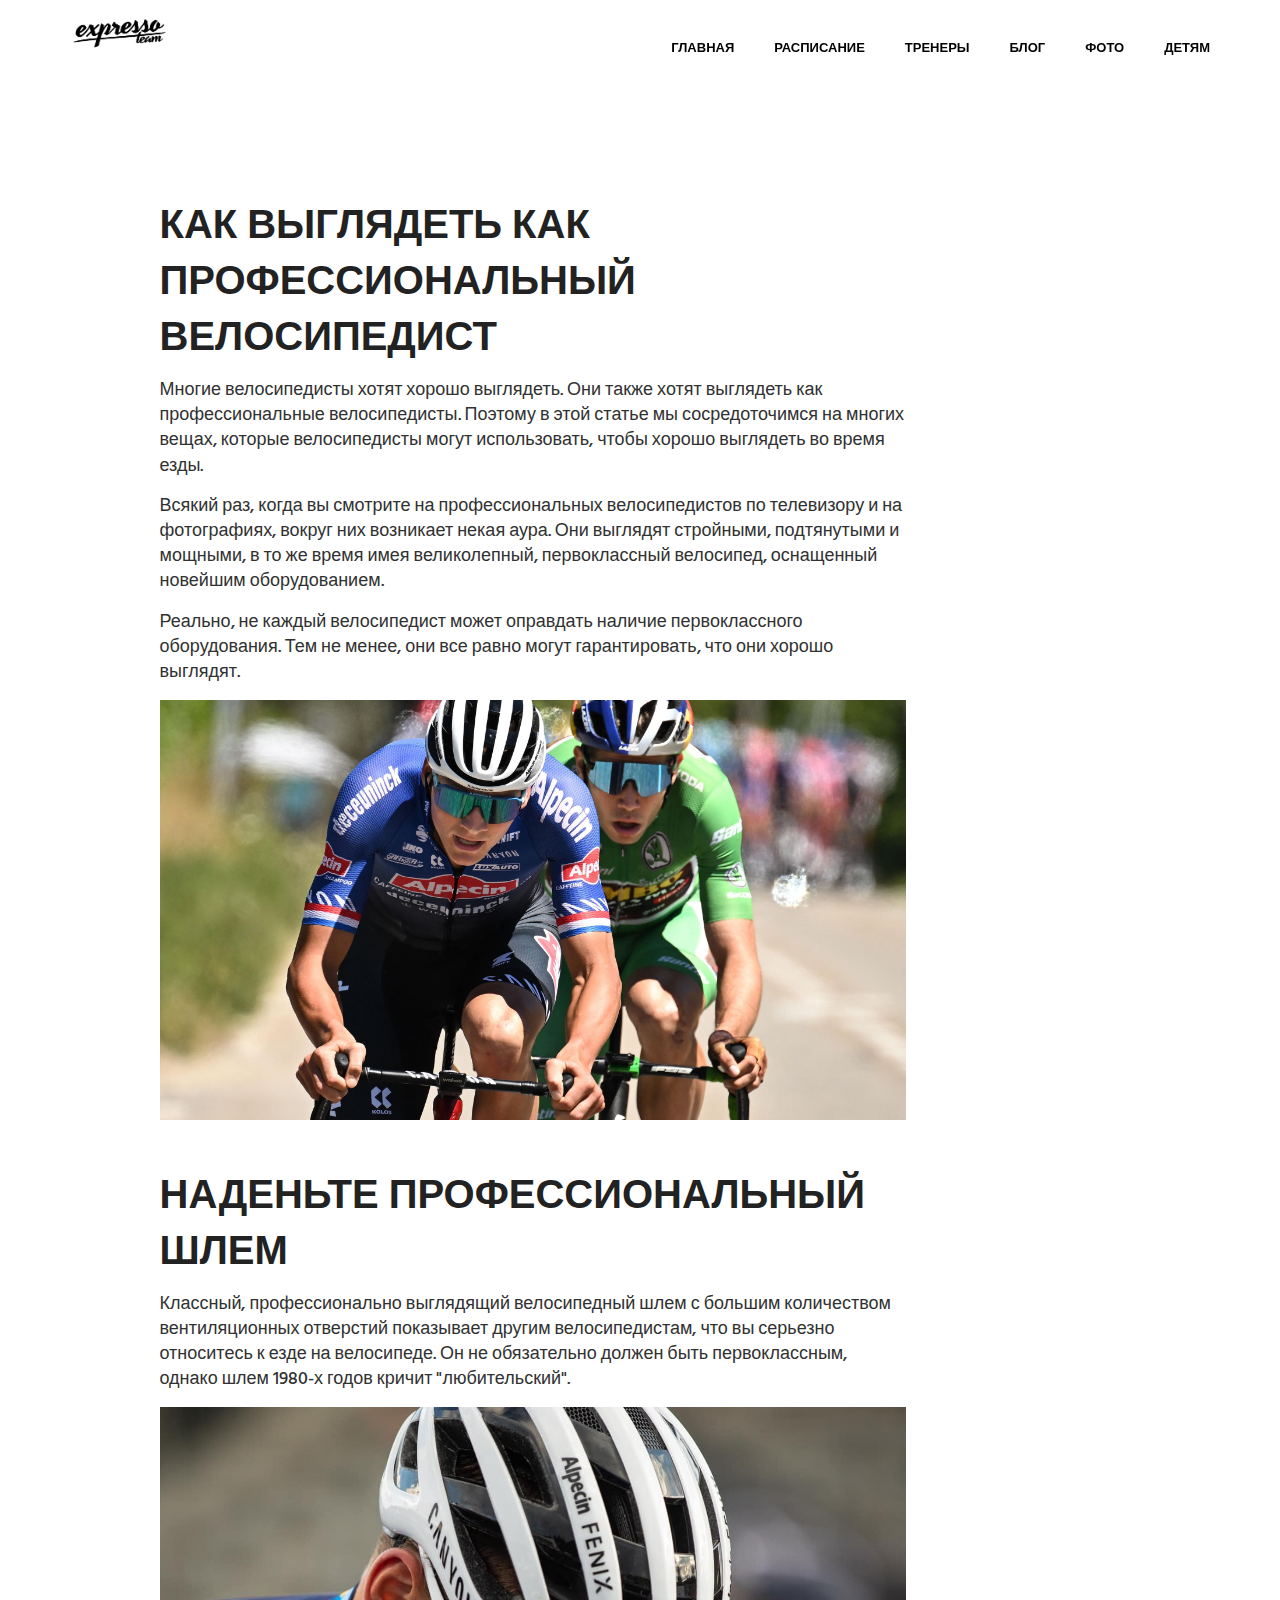
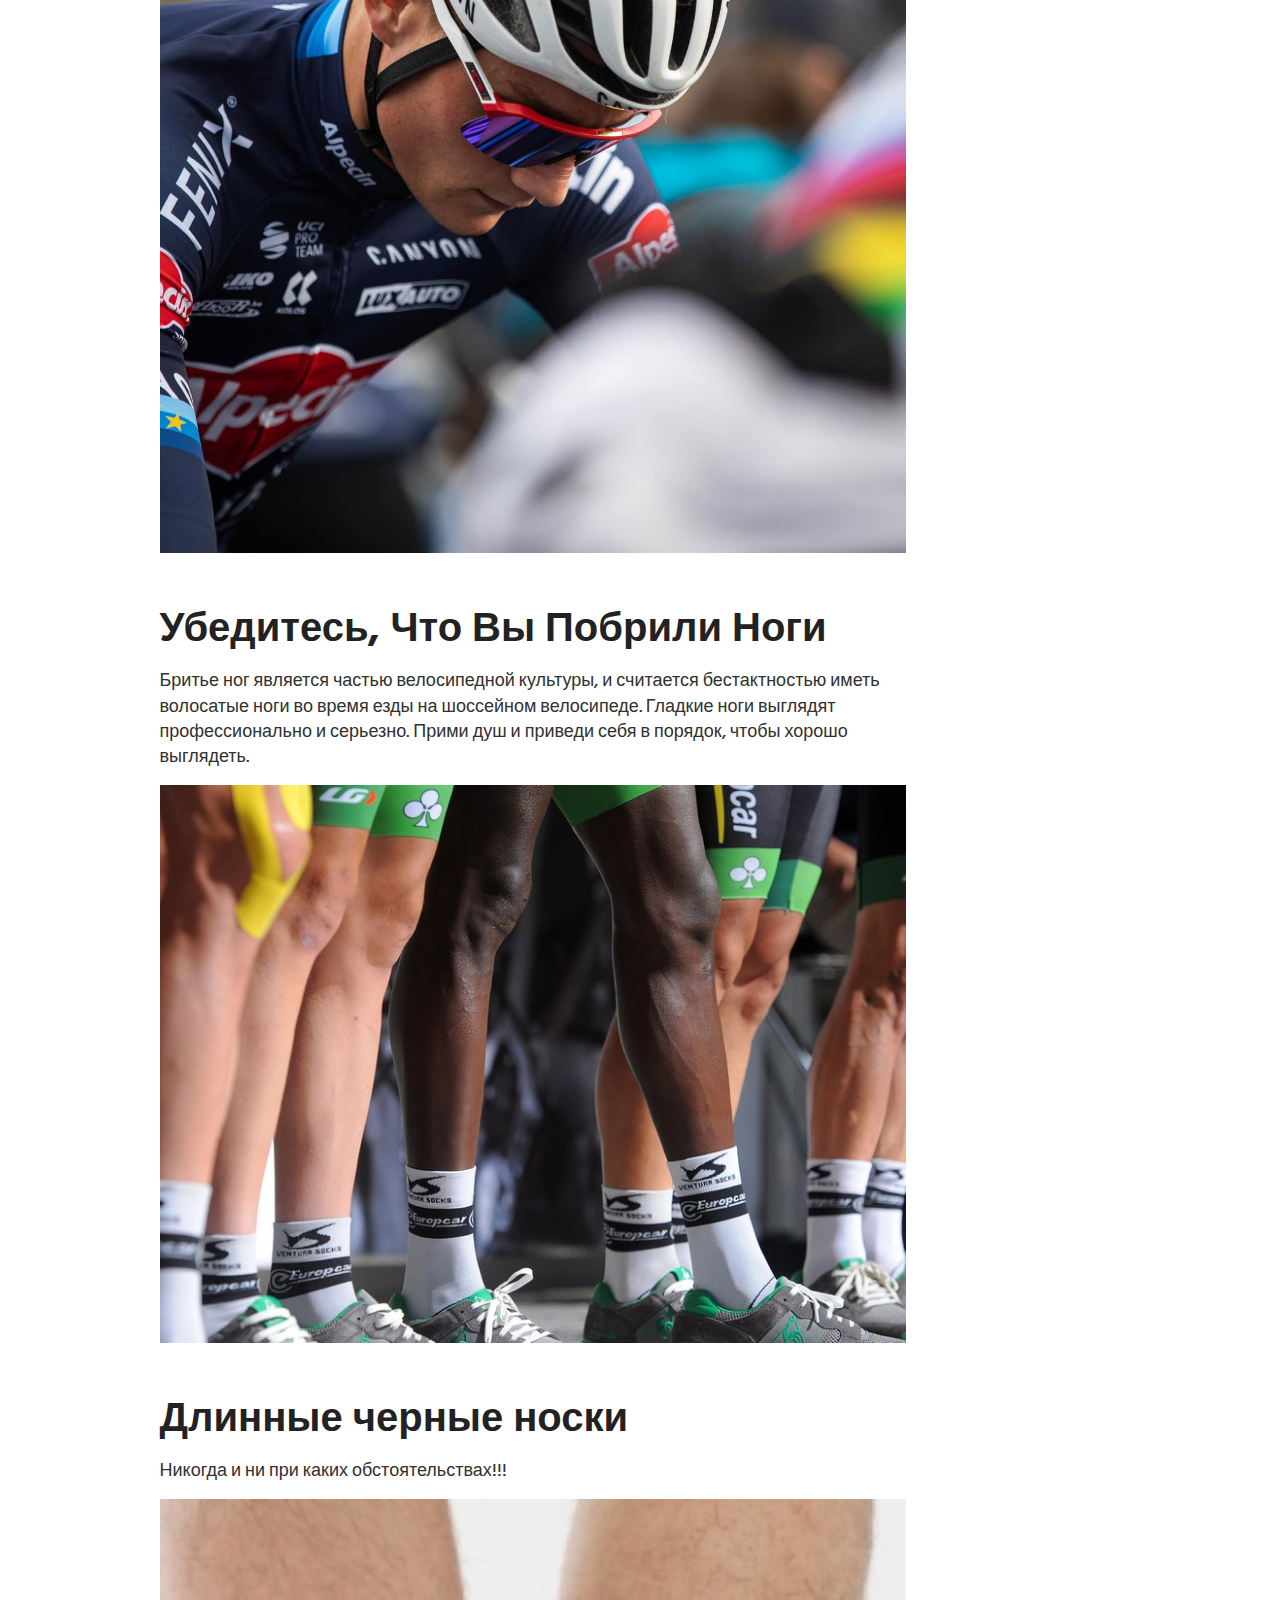
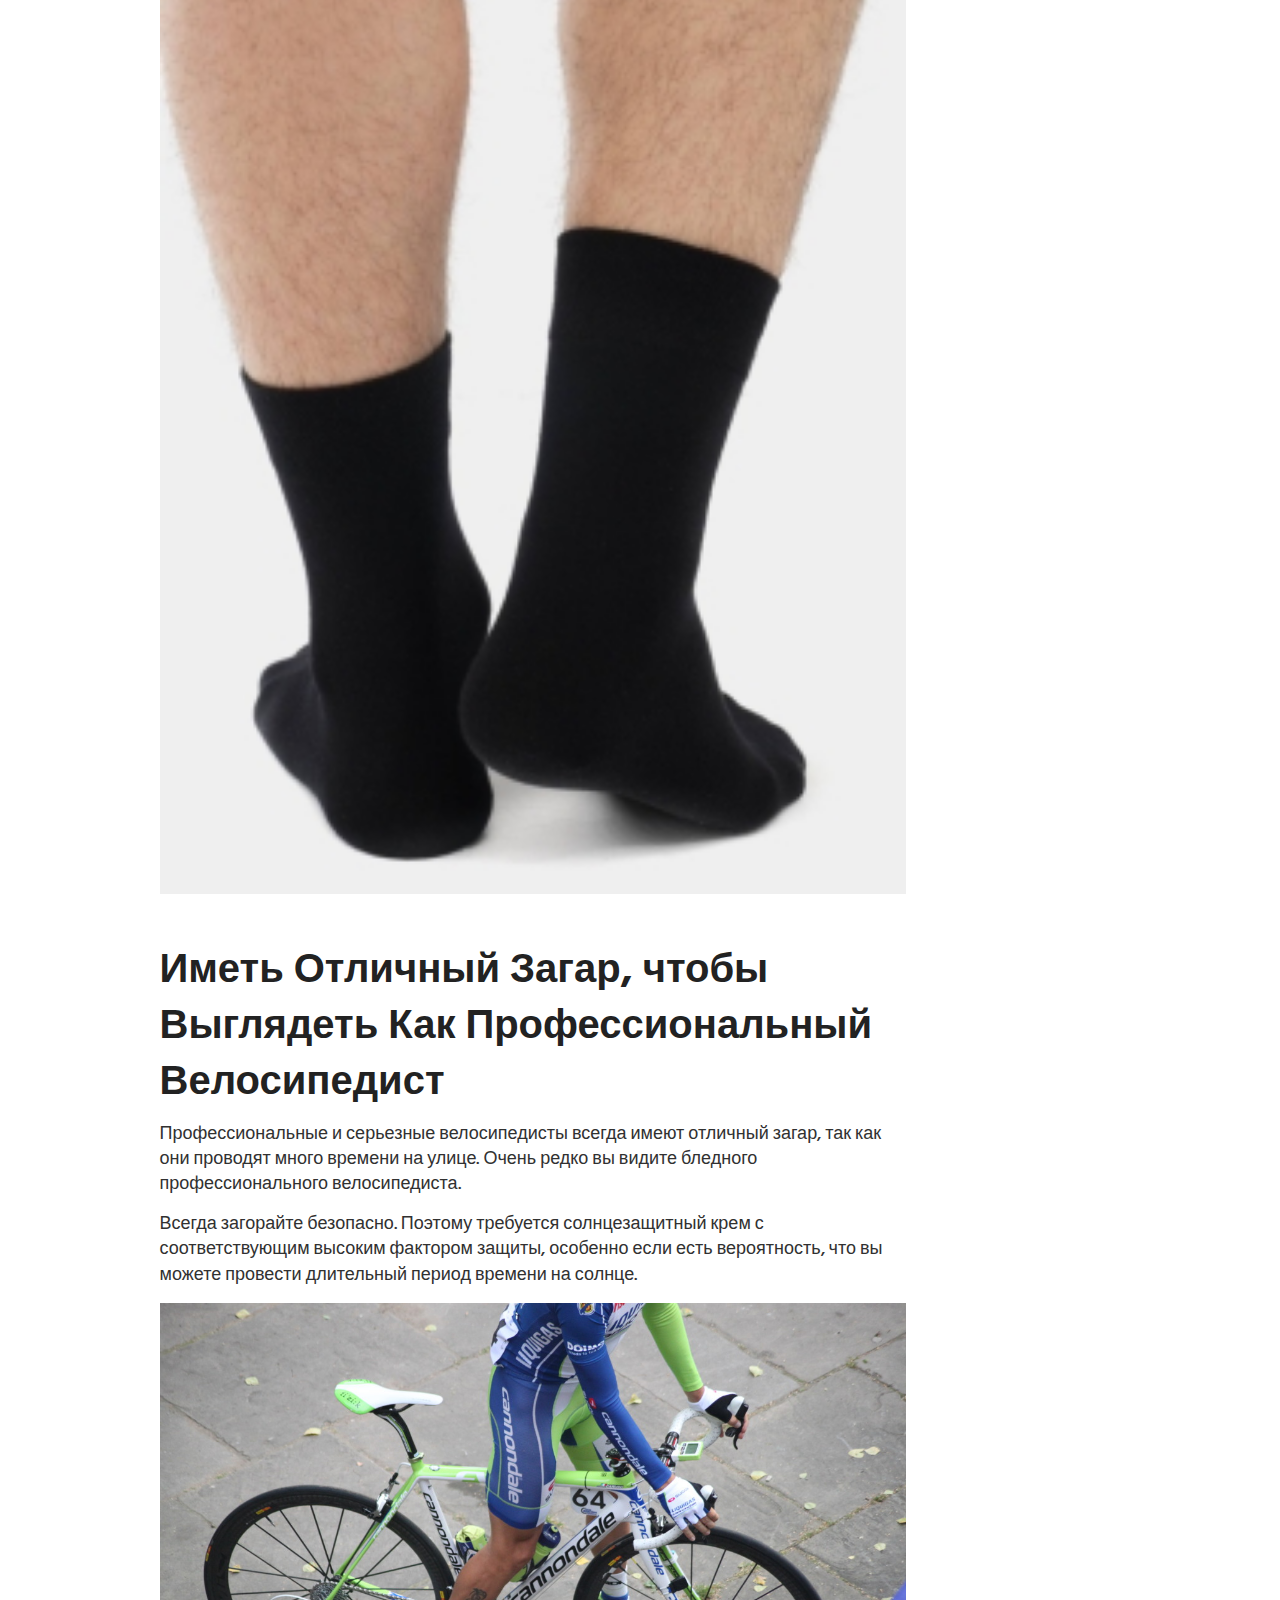
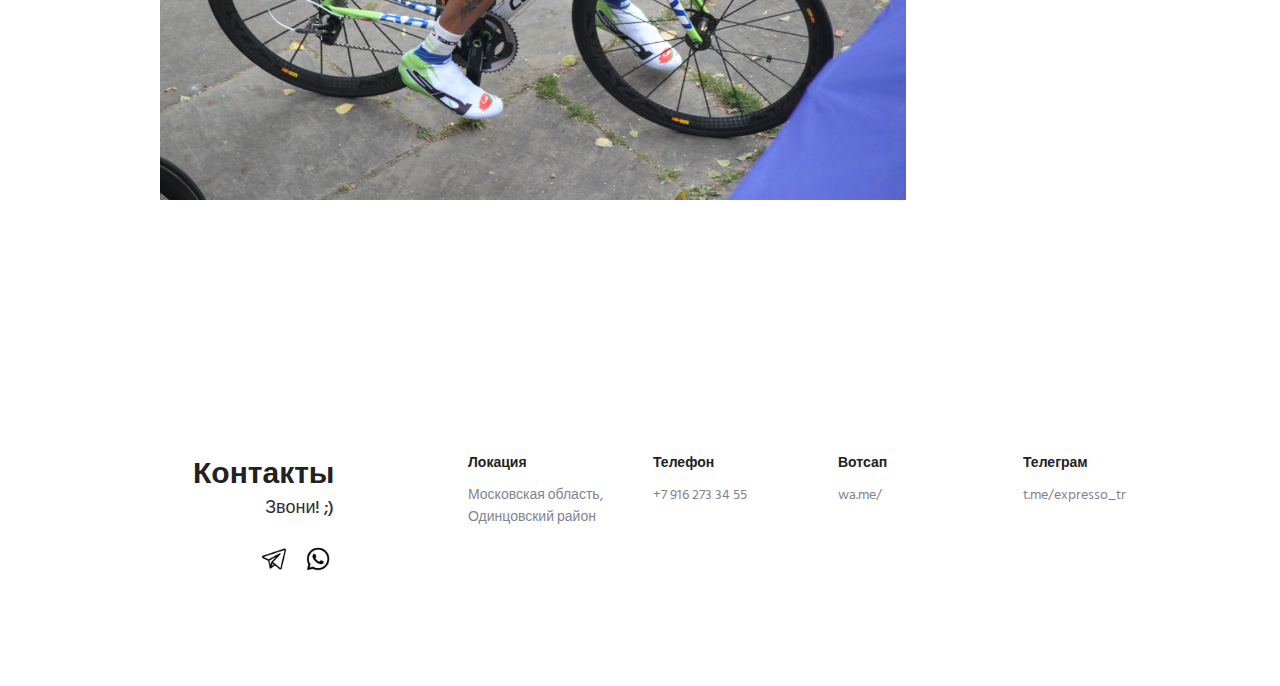
<file: howtolookpro.html>
<!DOCTYPE html>
<!-- ==============================
    Project:        Metronic "Aircv" Frontend Freebie - Responsive HTML Template Based On Twitter Bootstrap 3.3.4
    Version:        1.0
    Author:         KeenThemes
    Primary use:    Corporate, Business Themes.
    Email:          support@keenthemes.com
    Follow:         http://www.twitter.com/keenthemes
    Like:           http://www.facebook.com/keenthemes
    Website:        http://www.keenthemes.com
    Premium:        Premium Metronic Admin Theme: http://themeforest.net/item/metronic-responsive-admin-dashboard-template/4021469?ref=keenthemes
================================== -->
<html lang="en" class="no-js">
    <!-- BEGIN HEAD -->
    <head>
        <meta charset="utf-8"/>
        <title>Про</title>
        <meta http-equiv="X-UA-Compatible" content="IE=edge">
        <meta content="width=device-width, initial-scale=1" name="viewport"/>
        <meta content="" name="description"/>
        <meta content="" name="author"/>

        <!-- GLOBAL MANDATORY STYLES -->
        <link href="http://fonts.googleapis.com/css?family=Hind:300,400,500,600,700" rel="stylesheet" type="text/css">
        <link href="vendor/simple-line-icons/css/simple-line-icons.css" rel="stylesheet" type="text/css"/>
        <link href="vendor/bootstrap/css/bootstrap.min.css" rel="stylesheet" type="text/css"/>

        <!-- PAGE LEVEL PLUGIN STYLES -->
        <link href="css/animate.css" rel="stylesheet">

        <!-- THEME STYLES -->
        <link href="css/whyaerosocks.css" rel="stylesheet" type="text/css"/>

        <!-- Favicon -->
        <link rel="shortcut icon" href="img\АВА.ico"/>
    </head>
    <!-- END HEAD -->

   <!-- BODY -->
   <body id="body" data-target=".header" class="page-on-scroll">
    <header class="header navbar-fixed-top top-nav-collapse">
        <!-- Navbar -->
        <nav class="navbar" role="navigation">
            <div class="container">
                <!-- Brand and toggle get grouped for better mobile display -->
                <div class="menu-container">
                    <button type="button" class="navbar-toggle" data-toggle="collapse" data-target=".nav-collapse">
                        <span class="sr-only">Toggle navigation</span>
                        <span class="toggle-icon"></span>
                    </button>

                    <!-- Logo -->
                    <div class="logo">
                        <a class="logo-wrap" href="#body">
                            <img class="logo-img logo-img-main" src="img/logo-dark.png" alt="Asentus Logo">
                            <img class="logo-img logo-img-active" src="img/logo-dark.png" alt="Asentus Logo">
                        </a>
                    </div>
                    <!-- End Logo -->
                </div>

                <!-- Collect the nav links, forms, and other content for toggling -->
                <div class="collapse navbar-collapse nav-collapse">
                    <div class="menu-container">
                        <ul class="nav navbar-nav navbar-nav-right">
                            <li class="js_nav-item nav-item"><a class="nav-item-child nav-item-hover" style="color: black; font-weight:800;" style="color: black; font-weight:800;" href="index.html">Главная</a></li>
                            <li class="js_nav-item nav-item"><a class="nav-item-child nav-item-hover" style="color: black; font-weight:800;" href="events.html">Расписание</a></li>
                            <li class="js_nav-item nav-item"><a class="nav-item-child nav-item-hover" style="color: black; font-weight:800;" href="coachers.html">Тренеры</a></li>
                            <li class="js_nav-item nav-item"><a class="nav-item-child nav-item-hover" style="color: black; font-weight:800;" href="blog.html">Блог</a></li>
                            <li class="js_nav-item nav-item"><a class="nav-item-child nav-item-hover" style="color: black; font-weight:800;" href="photo.html">Фото</a></li>
                            <li class="js_nav-item nav-item"><a class="nav-item-child nav-item-hover" style="color: black; font-weight:800;" href="child.html">Детям</a></li>
                        </ul>
                    </div>
                </div>
                <!-- End Navbar Collapse -->
            </div>
        </nav>
        <!-- Navbar -->
    </header>
<!--========== END HEADER ==========-->


    <div id="experience" style="margin-top: 100px;">
        <div class="" data-auto-height="true">
            <div class="container content-lg">
                <div class="row">
                    
                <div class="col-sm-8 col-sm-offset-1">
                    <div class="row row-space-1 margin-b-4">
                        <div class="row">
                            <h1>КАК ВЫГЛЯДЕТЬ КАК ПРОФЕССИОНАЛЬНЫЙ ВЕЛОСИПЕДИСТ</h1>
                            <p>Многие велосипедисты хотят хорошо выглядеть. Они также хотят выглядеть как профессиональные велосипедисты. Поэтому в этой статье мы сосредоточимся на многих вещах, которые велосипедисты могут использовать, чтобы хорошо выглядеть во время езды.</p>
        <p>Всякий раз, когда вы смотрите на профессиональных велосипедистов по телевизору и на фотографиях, вокруг них возникает некая аура. Они выглядят стройными, подтянутыми и мощными, в то же время имея великолепный, первоклассный велосипед, оснащенный новейшим оборудованием.</p>                             
        <p>Реально, не каждый велосипедист может оправдать наличие первоклассного оборудования. Тем не менее, они все равно могут гарантировать, что они хорошо выглядят.</p>
        <img style="width: 100%;" src="img/3409837-69676908-2560-1440.jpg" alt="">
                            <h1>НАДЕНЬТЕ ПРОФЕССИОНАЛЬНЫЙ ШЛЕМ</h1>
                            <p>Классный, профессионально выглядящий велосипедный шлем с большим количеством вентиляционных отверстий показывает другим велосипедистам, что вы серьезно относитесь к езде на велосипеде. Он не обязательно должен быть первоклассным, однако шлем 1980-х годов кричит "любительский".</p>
                            <img style="width: 100%;" src="img/186861318_3009593602605400_3921636849733885217_n-uai-1366x1366.jpeg" alt="">
                            <h1>Убедитесь, Что Вы Побрили Ноги</h1>
                            <p>Бритье ног является частью велосипедной культуры, и считается бестактностью иметь волосатые ноги во время езды на шоссейном велосипеде. Гладкие ноги выглядят профессионально и серьезно. Прими душ и приведи себя в порядок, чтобы хорошо выглядеть.</p>
                            <img style="width: 100%;" src="img/1404732235961-1tiyqmp15jggf-ef9d2e1.jpg" alt="">
                            <h1>Длинные черные носки</h1>
                            <p>Никогда и ни при каких обстоятельствах!!!</p>
                            <img style="width: 100%;" src="img/18007996-4.jpg" alt="">
<h1>Иметь Отличный Загар, чтобы Выглядеть Как Профессиональный Велосипедист</h1>
<p>Профессиональные и серьезные велосипедисты всегда имеют отличный загар, так как они проводят много времени на улице. Очень редко вы видите бледного профессионального велосипедиста.</p>
<p>Всегда загорайте безопасно. Поэтому требуется солнцезащитный крем с соответствующим высоким фактором защиты, особенно если есть вероятность, что вы можете провести длительный период времени на солнце.</p>
<img style="width: 100%;" src="img/how-to-look-good-on-a-road-racing-bicycle.jpg" alt="">

                        </div>
                    </div>
                </div>
            </div>
        </div>
    </div>





<!--end content-->
       


       <!-- Contact -->
       <div id="contact">
        <div class="">
            <div class="container content-lg">
                <div class="row">
                    <div class="col-sm-3 sm-margin-b-30">
                        <div class="text-right sm-text-left">
                            <h2 class="margin-b-0">Контакты</h2>
                            <p>Звони! ;)</p>
                            <div style="margin-top: 0px;">
                                <ul class="list-inline">
                                   <!--     
                                    <a href="https://t.me/expresso_tr" target="_blank" class="social-icons"><svg xmlns="http://www.w3.org/2000/svg" width="20" height="20" fill="white" class="bi bi-telegram" viewBox="0 0 16 16">
                                        <path d="M16 8A8 8 0 1 1 0 8a8 8 0 0 1 16 0zM8.287 5.906c-.778.324-2.334.994-4.666 2.01-.378.15-.577.298-.595.442-.03.243.275.339.69.47l.175.055c.408.133.958.288 1.243.294.26.006.549-.1.868-.32 2.179-1.471 3.304-2.214 3.374-2.23.05-.012.12-.026.166.016.047.041.042.12.037.141-.03.129-1.227 1.241-1.846 1.817-.193.18-.33.307-.358.336a8.154 8.154 0 0 1-.188.186c-.38.366-.664.64.015 1.088.327.216.589.393.85.571.284.194.568.387.936.629.093.06.183.125.27.187.331.236.63.448.997.414.214-.02.435-.22.547-.82.265-1.417.786-4.486.906-5.751a1.426 1.426 0 0 0-.013-.315.337.337 0 0 0-.114-.217.526.526 0 0 0-.31-.093c-.3.005-.763.166-2.984 1.09z"/>
                                    </svg>
                                    </a>
                                -->
                                    <a href="https://t.me/expresso_tr"  target="_blank" class="social-icons"><img src="img/telegram.png" width="24" height="24" viewBox="0 0 18 18">
                                    </a>
    
                                    <a href="https://wa.me/79162733455?text=Здравствуйте,%20хочу%20тренироваться%20с%20вами!"  target="_blank" class="social-icons"><img src="img\whatsapp.png" width="24" height="24" fill="white" viewBox="0 0 18 18">
                                    </a>
                                    <!--<li><a href="https://www.instagram.com/expresso_team/"  target="_blank" class="social-icons"><i class="icon-social-instagram"></i></a></li> -->
                                </ul>
                            </div>
                        </div>
                    </div>
                    <div class="col-sm-8 col-sm-offset-1">
                        <div class="row">
                            <div class="col-md-3 col-xs-6 md-margin-b-30">
                                <h5>Локация</h5>
                                <a href="#">Московская область, Одинцовский район</a>
                            </div>
                            <div class="col-md-3 col-xs-6 md-margin-b-30">
                                <h5>Телефон</h5>
                                <a href="tel:89162733455">+7 916 273 34 55</a>
                            </div>
                            <div class="col-md-3 col-xs-6">
                                <h5>Вотсап</h5>
                                <a href="https://wa.me/79162733455?text=Здравствуйте,%20хочу%20тренироваться%20с%20вами!">wa.me/</a>
                            </div>
                            <div class="col-md-3 col-xs-6">
                                <h5>Телеграм</h5>
                                <a href="https://t.me/expresso_tr" target="_blank">t.me/expresso_tr</a>
                            </div>
                            
                        </div>
                    </div>
                </div>
                <!--// end row -->
            </div>
        </div>
    </div>
    <!-- End Contact -->
        <!--========== END PAGE LAYOUT ==========-->

       

        <!-- Back To Top -->
        <a href="javascript:void(0);" class="js-back-to-top back-to-top">Наверх</a>

        <!-- JAVASCRIPTS(Load javascripts at bottom, this will reduce page load time) -->
        <!-- CORE PLUGINS -->
        <script src="vendor/jquery.min.js" type="text/javascript"></script>
        <script src="vendor/jquery-migrate.min.js" type="text/javascript"></script>
        <script src="vendor/bootstrap/js/bootstrap.min.js" type="text/javascript"></script>

        <!-- PAGE LEVEL PLUGINS -->
        <script src="vendor/jquery.easing.js" type="text/javascript"></script>
        <script src="vendor/jquery.back-to-top.js" type="text/javascript"></script>
        <script src="vendor/jquery.smooth-scroll.js" type="text/javascript"></script>
        <script src="vendor/jquery.wow.min.js" type="text/javascript"></script>
        <script src="vendor/jquery.parallax.min.js" type="text/javascript"></script>
        <script src="vendor/jquery.appear.js" type="text/javascript"></script>
        <script src="vendor/masonry/jquery.masonry.pkgd.min.js" type="text/javascript"></script>
        <script src="vendor/masonry/imagesloaded.pkgd.min.js" type="text/javascript"></script>

        <!-- PAGE LEVEL SCRIPTS -->
        <script src="js/layout.min.js" type="text/javascript"></script>
        <script src="js/components/progress-bar.min.js" type="text/javascript"></script>
        <script src="js/components/masonry.min.js" type="text/javascript"></script>
        <script src="js/components/wow.min.js" type="text/javascript"></script>

        <!--POP UP-->
        <script src="js/main.js"></script>

    </body>
    <!-- END BODY -->
</html>
</file>
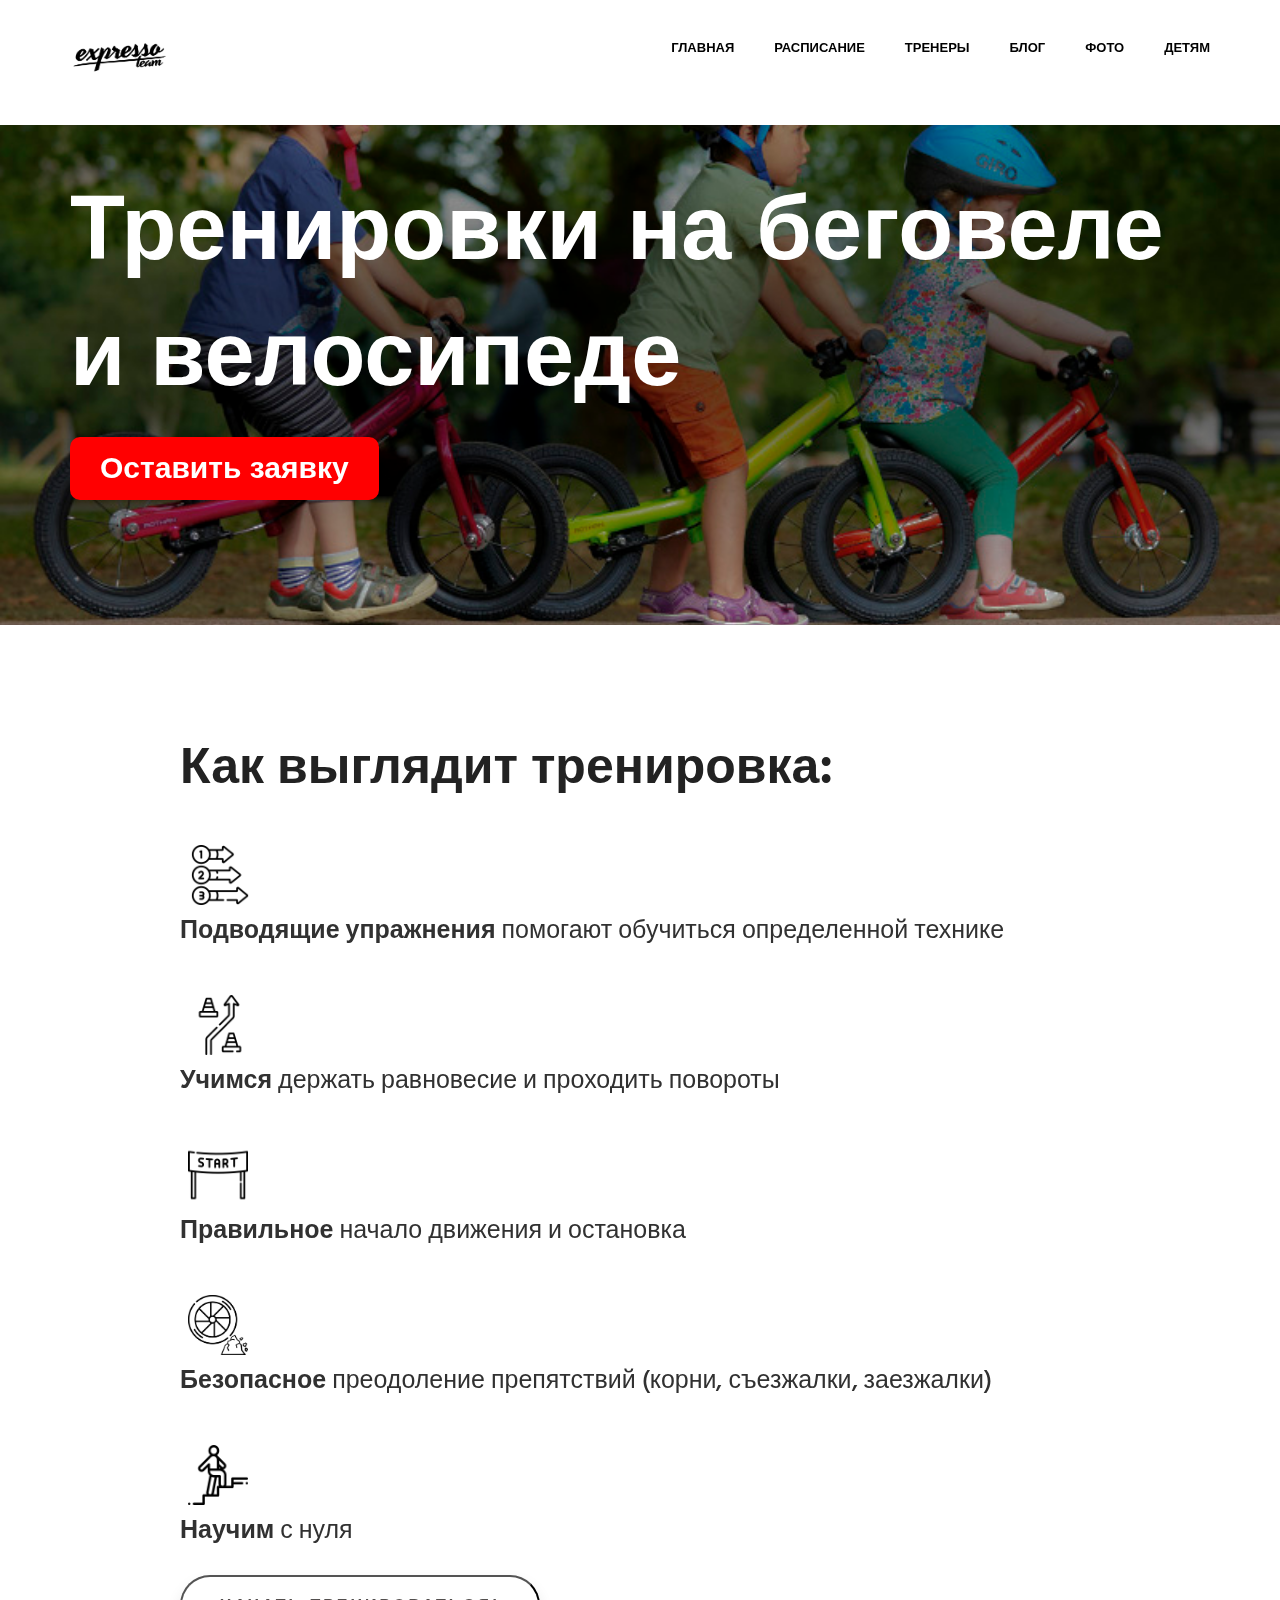
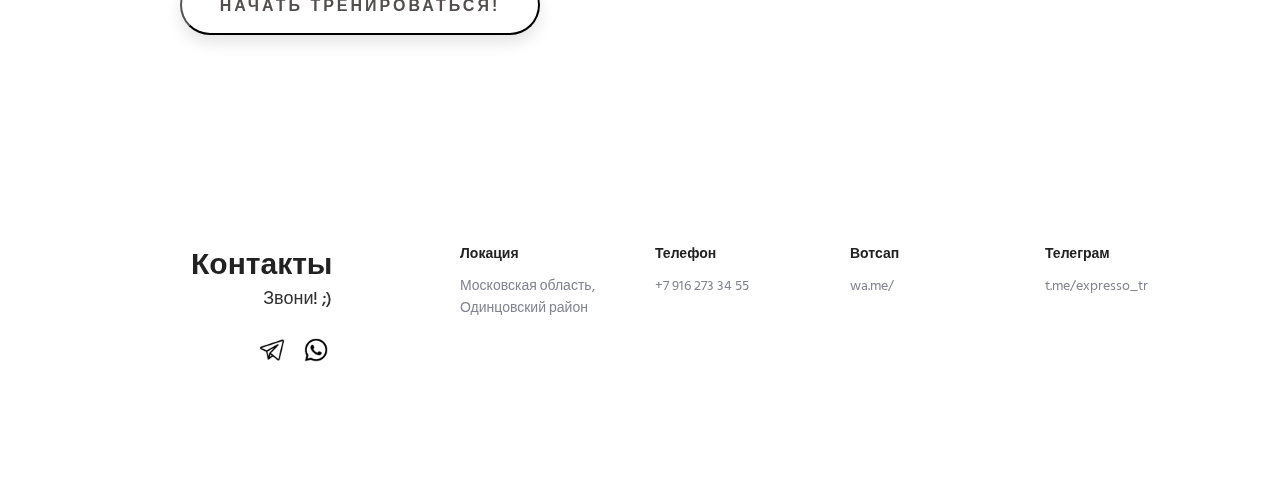
<file: velbeg.html>
<!DOCTYPE html>
<!-- ==============================
    Project:        Metronic "Aircv" Frontend Freebie - Responsive HTML Template Based On Twitter Bootstrap 3.3.4
    Version:        1.0
    Author:         KeenThemes
    Primary use:    Corporate, Business Themes.
    Email:          support@keenthemes.com
    Follow:         http://www.twitter.com/keenthemes
    Like:           http://www.facebook.com/keenthemes
    Website:        http://www.keenthemes.com
    Premium:        Premium Metronic Admin Theme: http://themeforest.net/item/metronic-responsive-admin-dashboard-template/4021469?ref=keenthemes
================================== -->
<html lang="en" class="no-js">
    <!-- BEGIN HEAD -->
    <head>
        <meta charset="utf-8"/>
        <title>Дети</title>
        <meta http-equiv="X-UA-Compatible" content="IE=edge">
        <meta content="width=device-width, initial-scale=1" name="viewport"/>
        <meta content="" name="description"/>
        <meta content="" name="author"/>

        <!-- GLOBAL MANDATORY STYLES -->
        <link href="http://fonts.googleapis.com/css?family=Hind:300,400,500,600,700" rel="stylesheet" type="text/css">
        <link href="vendor/simple-line-icons/css/simple-line-icons.css" rel="stylesheet" type="text/css"/>
        <link href="vendor/bootstrap/css/bootstrap.min.css" rel="stylesheet" type="text/css"/>

        <!-- PAGE LEVEL PLUGIN STYLES -->
        <link href="css/animate.css" rel="stylesheet">

        <!-- THEME STYLES -->
        <link href="css/velbeg.css" rel="stylesheet" type="text/css"/>

        <!-- Favicon -->
        <link rel="shortcut icon" href="img\АВА.ico"/>
    </head>
    <!-- END HEAD -->

   <!-- BODY -->
   <body id="body" data-target=".header" class="page-on-scroll">
    <header class="header navbar-fixed-top top-nav-collapse">
        <!-- Navbar -->
        <nav class="navbar" role="navigation">
            <div class="container">
                <!-- Brand and toggle get grouped for better mobile display -->
                <div class="menu-container">
                    <button type="button" class="navbar-toggle" data-toggle="collapse" data-target=".nav-collapse">
                        <span class="sr-only">Toggle navigation</span>
                        <span class="toggle-icon"></span>
                    </button>

                    <!-- Logo -->
                    <div class="logo">
                        <a class="logo-wrap" href="#body">
                            <img class="logo-img logo-img-main" src="img/logo-dark.png" alt="Asentus Logo">
                            <img class="logo-img logo-img-active" src="img/logo-dark.png" alt="Asentus Logo">
                        </a>
                    </div>
                    <!-- End Logo -->
                </div>

                <!-- Collect the nav links, forms, and other content for toggling -->
                <div class="collapse navbar-collapse nav-collapse">
                    <div class="menu-container">
                        <ul class="nav navbar-nav navbar-nav-right">
                            <li class="js_nav-item nav-item"><a class="nav-item-child nav-item-hover" style="color: black; font-weight:800;" style="color: black; font-weight:800;" href="index.html">Главная</a></li>
                            <li class="js_nav-item nav-item"><a class="nav-item-child nav-item-hover" style="color: black; font-weight:800;" href="events.html">Расписание</a></li>
                            <li class="js_nav-item nav-item"><a class="nav-item-child nav-item-hover" style="color: black; font-weight:800;" href="coachers.html">Тренеры</a></li>
                            <li class="js_nav-item nav-item"><a class="nav-item-child nav-item-hover" style="color: black; font-weight:800;" href="blog.html">Блог</a></li>
                            <li class="js_nav-item nav-item"><a class="nav-item-child nav-item-hover" style="color: black; font-weight:800;" href="photo.html">Фото</a></li>
                            <li class="js_nav-item nav-item"><a class="nav-item-child nav-item-hover" style="color: black; font-weight:800;" href="child.html">Детям</a></li>
                        </ul>
                    </div>
                </div>
                <!-- End Navbar Collapse -->
            </div>
        </nav>
        <!-- Navbar -->
    </header>
<!--========== END HEADER ==========-->

<div id="top" class="promo-block parallax-window" data-parallax="scroll" data-image-src="img/kak-vubrat-begovel.jpg">
            
    <div class="container">
        <div class="row">

            <div class="col-sm-12" style="width: 100%;">
                <div class="promo-block-divider">
                    <h1 class="promo-block-title">Тренировки на беговеле и велосипеде</h1>
                    
                </div>
            </div>
            <div class="work work-popup-trigger">
                <div class="work-overlay">
                    <button href="" class="shine-button">Оставить заявку</button>
                </div>

                <div class="work-popup-overlay">
                    <div class="work-popup-content">
                        <a href="javascript:void(0);" class="work-popup-close">X</a>
                        <div class="margin-b-30">
                            <h3 class="margin-b-5">Оставьте заявку</h3>
                            <span>И Вам напишет тренер:)</span>
                        </div>
                        <div class="row">
                            <div class="col-sm-8 work-popup-content-divider sm-margin-b-20">
                                <div class="margin-t-10 sm-margin-t-0">
                                    <p>
                                    <input class="big" type="text" name="name" value="" id="name" maxlength="15" placeholder="Ваше имя"/>
                                    <input class="big" type="tel" name="phone" value="" data-tel-input id="phone" placeholder="Номер телефона" maxlength="18" />
                                    
                                        <h4><label for="cars">Выберите место:</label></h4>
                                        <select name="place" id="place">
                                          <option value="Одинцово">Одинцово, лыжероллерная трасса</option>
                                          <option value="Мещерский парк">Мещерский парк, Новомещерский пр., 15</option>
                                          <option value="Крылатское">Крылатские холмы</option>
                                          <option value="Ромашково">Ромашково</option>
                                        </select>
                                        <br><br>
                                    
                                        <h4><label for="cars">Выберите тренировку:</label></h4>
                                        <select name="typeTrain" id="typeTrain">
                                          <option value="МТБ">Велоспорт-МТБ</option>
                                          <option value="Шоссе">Велоспорт-шоссе</option>
                                          <option value="Велоспорт - обучение с нуля">Велоспорт - обучение с нуля</option>
                                          <option value="ОФП">Функциональная тренировка (офп)</option>
                                          <option value="Лыжероллеры">Лыжероллеры</option>
                                        </select>
                                        <br><br>
                                      

                                    <div class="child">
                                    <label for="child">Детский тренер</label>
                                    <input type="checkbox" name="child" value="" id="child"/>
                                    </div>
                                    <input class="big" id="button" type="submit" value="Отправить заявку"/>
                                    <div id="response"></div>
                                    </p>
                                    <ul class="list-inline work-popup-tag">
                                        
                                    </ul>
                                </div>
                            </div>
                            <div class="col-sm-4">
                                <div class="margin-t-10 sm-margin-t-0">
                                    <p class="margin-b-5"><strong>Телефон для связи:</strong> <br> <a href="tel:89162733455">+7 916 273 34 55</a>  </p>
                                    
                                </div>
                            </div>
                        </div>
                    </div>
                </div>
               
            </div>
        </div>
    </div>
</div>
        
<!--content-->

<div id="start" class="bgg">
    <div class="container content-lg">
                <div class="col-sm-8 col-sm-offset-1">
                    <h1 class="margin-b-10" style="margin-top: 10px; font-size: 50px;">Как выглядит тренировка:</h1>
                </div>
                
            <div class="col-sm-12 col-sm-offset-1" >
                <div class="margin-b-0">
                    <img src="img/steps.png" style="width: 60px; margin-bottom: 10px; margin-left: 10px; margin-top: 30px;" alt="">
                    <p style="font-size: 25px;"><strong>Подводящие упражнения</strong> помогают обучиться определенной технике</p>
                    <img src="img/turns.png" style="width: 60px; margin-bottom: 10px; margin-left: 10px; margin-top: 30px;" alt="">
                    <p style="font-size: 25px;"><strong>Учимся</strong> держать равновесие и проходить повороты</p>
                    <img src="img/start.png" style="width: 60px; margin-bottom: 10px; margin-left: 8px; margin-top: 30px;" alt="">
                    <p style="font-size: 25px;"><strong>Правильное</strong> начало движения и остановка</p>
                    <img src="img/rocks.png" style="width: 60px; margin-bottom: 10px; margin-left: 8px; margin-top: 30px;" alt="">
                    <p style="font-size: 25px;"><strong>Безопасное</strong> преодоление препятствий (корни, съезжалки, заезжалки)</p>
                    <img src="img/newbie.png" style="width: 60px; margin-bottom: 10px; margin-left: 8px; margin-top: 30px;" alt="">
                    <p style="font-size: 25px;"><strong>Научим</strong> с нуля</p>
                    
                </div>
                
        <!--// end row -->
        
        <div class="work work-popup-trigger">
            <div class="work-overlay">
                <button href=""  class="floating-button">НАЧАТЬ ТРЕНИРОВАТЬСЯ!</button>
            </div>

            <div class="work-popup-overlay">
                <div class="work-popup-content">
                    <a href="javascript:void(0);" class="work-popup-close">X</a>
                    <div class="margin-b-30">
                        <h3 class="margin-b-5">Запись на тренировку</h3>
                        <span>Заполняйте внимательно!</span>
                    </div>
                    <div class="row">
                        <div class="col-sm-8 work-popup-content-divider sm-margin-b-20">
                            <div class="margin-t-10 sm-margin-t-0">
                                <p>
                                <input class="big" type="text" name="name" value="" id="name2" maxlength="15" placeholder="Ваше имя"/>
                                <input class="big" type="tel" name="phone" value="" data-tel-input id="phone2" placeholder="Номер телефона" maxlength="18" />
                                
                                
                                    <h4><label for="cars">Выберите место:</label></h4>
                                    <select name="place" id="place2">
                                      <option value="Одинцово">Одинцово, лыжероллерная трасса</option>
                                      <option value="Мещерский парк">Мещерский парк, Новомещерский пр., 15</option>
                                      <option value="Крылатское">Крылатские холмы</option>
                                      <option value="Ромашково">Ромашково</option>
                                    </select>
                                    <br><br>
                                
                                    <h4><label for="cars">Выберите тренировку:</label></h4>
                                    <select name="typeTrain" id="typeTrain2">
                                      <option value="МТБ">Велоспорт-МТБ</option>
                                      <option value="Шоссе">Велоспорт-шоссе</option>
                                      <option value="Велоспорт - обучение с нуля">Велоспорт - обучение с нуля</option>
                                      <option value="ОФП">Функциональная тренировка (офп)</option>
                                      <option value="Лыжероллеры">Лыжероллеры</option>
                                    </select>
                                    <br><br>
                                  

                                <div class="child">
                                <label for="child">Детский тренер</label>
                                <input type="checkbox" name="child" value="" id="child2"/>
                                </div>
                                <input class="big" id="button2" type="submit" value="Отправить заявку"/>
                                <div id="response2"></div>
                                </p>
                                <ul class="list-inline work-popup-tag">
                                    
                                </ul>
                            </div>
                        </div>
                        <div class="col-sm-4">
                            <div class="margin-t-10 sm-margin-t-0">
                                <p class="margin-b-5"><strong>Телефон для связи:</strong> <br> <a href="tel:89162733455">+7 916 273 34 55</a>  </p>
                                
                            </div>
                        </div>
                    </div>
                </div>
            </div>
           
        </div>
    </div>
    
</div>


<!--end content-->
       


       <!-- Contact -->
       <div id="contact">
        <div class="">
            <div class="container content-lg">
                <div class="row">
                    <div class="col-sm-3 sm-margin-b-30">
                        <div class="text-right sm-text-left">
                            <h2 class="margin-b-0">Контакты</h2>
                            <p>Звони! ;)</p>
                            <div style="margin-top: 0px;">
                                <ul class="list-inline">
                                   <!--     
                                    <a href="https://t.me/expresso_tr" target="_blank" class="social-icons"><svg xmlns="http://www.w3.org/2000/svg" width="20" height="20" fill="white" class="bi bi-telegram" viewBox="0 0 16 16">
                                        <path d="M16 8A8 8 0 1 1 0 8a8 8 0 0 1 16 0zM8.287 5.906c-.778.324-2.334.994-4.666 2.01-.378.15-.577.298-.595.442-.03.243.275.339.69.47l.175.055c.408.133.958.288 1.243.294.26.006.549-.1.868-.32 2.179-1.471 3.304-2.214 3.374-2.23.05-.012.12-.026.166.016.047.041.042.12.037.141-.03.129-1.227 1.241-1.846 1.817-.193.18-.33.307-.358.336a8.154 8.154 0 0 1-.188.186c-.38.366-.664.64.015 1.088.327.216.589.393.85.571.284.194.568.387.936.629.093.06.183.125.27.187.331.236.63.448.997.414.214-.02.435-.22.547-.82.265-1.417.786-4.486.906-5.751a1.426 1.426 0 0 0-.013-.315.337.337 0 0 0-.114-.217.526.526 0 0 0-.31-.093c-.3.005-.763.166-2.984 1.09z"/>
                                    </svg>
                                    </a>
                                -->
                                    <a href="https://t.me/expresso_tr"  target="_blank" class="social-icons"><img src="img/telegram.png" width="24" height="24" viewBox="0 0 18 18">
                                    </a>
    
                                    <a href="https://wa.me/79162733455?text=Здравствуйте,%20хочу%20тренироваться%20с%20вами!"  target="_blank" class="social-icons"><img src="img\whatsapp.png" width="24" height="24" fill="white" viewBox="0 0 18 18">
                                    </a>
                                    <!--<li><a href="https://www.instagram.com/expresso_team/"  target="_blank" class="social-icons"><i class="icon-social-instagram"></i></a></li> -->
                                </ul>
                            </div>
                        </div>
                    </div>
                    <div class="col-sm-8 col-sm-offset-1">
                        <div class="row">
                            <div class="col-md-3 col-xs-6 md-margin-b-30">
                                <h5>Локация</h5>
                                <a href="#">Московская область, Одинцовский район</a>
                            </div>
                            <div class="col-md-3 col-xs-6 md-margin-b-30">
                                <h5>Телефон</h5>
                                <a href="tel:89162733455">+7 916 273 34 55</a>
                            </div>
                            <div class="col-md-3 col-xs-6">
                                <h5>Вотсап</h5>
                                <a href="https://wa.me/79162733455?text=Здравствуйте,%20хочу%20тренироваться%20с%20вами!">wa.me/</a>
                            </div>
                            <div class="col-md-3 col-xs-6">
                                <h5>Телеграм</h5>
                                <a href="https://t.me/expresso_tr" target="_blank">t.me/expresso_tr</a>
                            </div>
                            
                        </div>
                    </div>
                </div>
                <!--// end row -->
            </div>
        </div>
    </div>
    <!-- End Contact -->
        <!--========== END PAGE LAYOUT ==========-->

       

        <!-- Back To Top -->
        <a href="javascript:void(0);" class="js-back-to-top back-to-top">Наверх</a>

        <!-- JAVASCRIPTS(Load javascripts at bottom, this will reduce page load time) -->
        <!-- CORE PLUGINS -->
        <script src="vendor/jquery.min.js" type="text/javascript"></script>
        <script src="vendor/jquery-migrate.min.js" type="text/javascript"></script>
        <script src="vendor/bootstrap/js/bootstrap.min.js" type="text/javascript"></script>

        <!-- PAGE LEVEL PLUGINS -->
        <script src="vendor/jquery.easing.js" type="text/javascript"></script>
        <script src="vendor/jquery.back-to-top.js" type="text/javascript"></script>
        <script src="vendor/jquery.smooth-scroll.js" type="text/javascript"></script>
        <script src="vendor/jquery.wow.min.js" type="text/javascript"></script>
        <script src="vendor/jquery.parallax.min.js" type="text/javascript"></script>
        <script src="vendor/jquery.appear.js" type="text/javascript"></script>
        <script src="vendor/masonry/jquery.masonry.pkgd.min.js" type="text/javascript"></script>
        <script src="vendor/masonry/imagesloaded.pkgd.min.js" type="text/javascript"></script>

        <!-- PAGE LEVEL SCRIPTS -->
        <script src="js/layout.min.js" type="text/javascript"></script>
        <script src="js/components/progress-bar.min.js" type="text/javascript"></script>
        <script src="js/components/masonry.min.js" type="text/javascript"></script>
        <script src="js/components/wow.min.js" type="text/javascript"></script>

        <!--POP UP-->
        <script src="js/main.js"></script>

    </body>
    <!-- END BODY -->
</html>
</file>
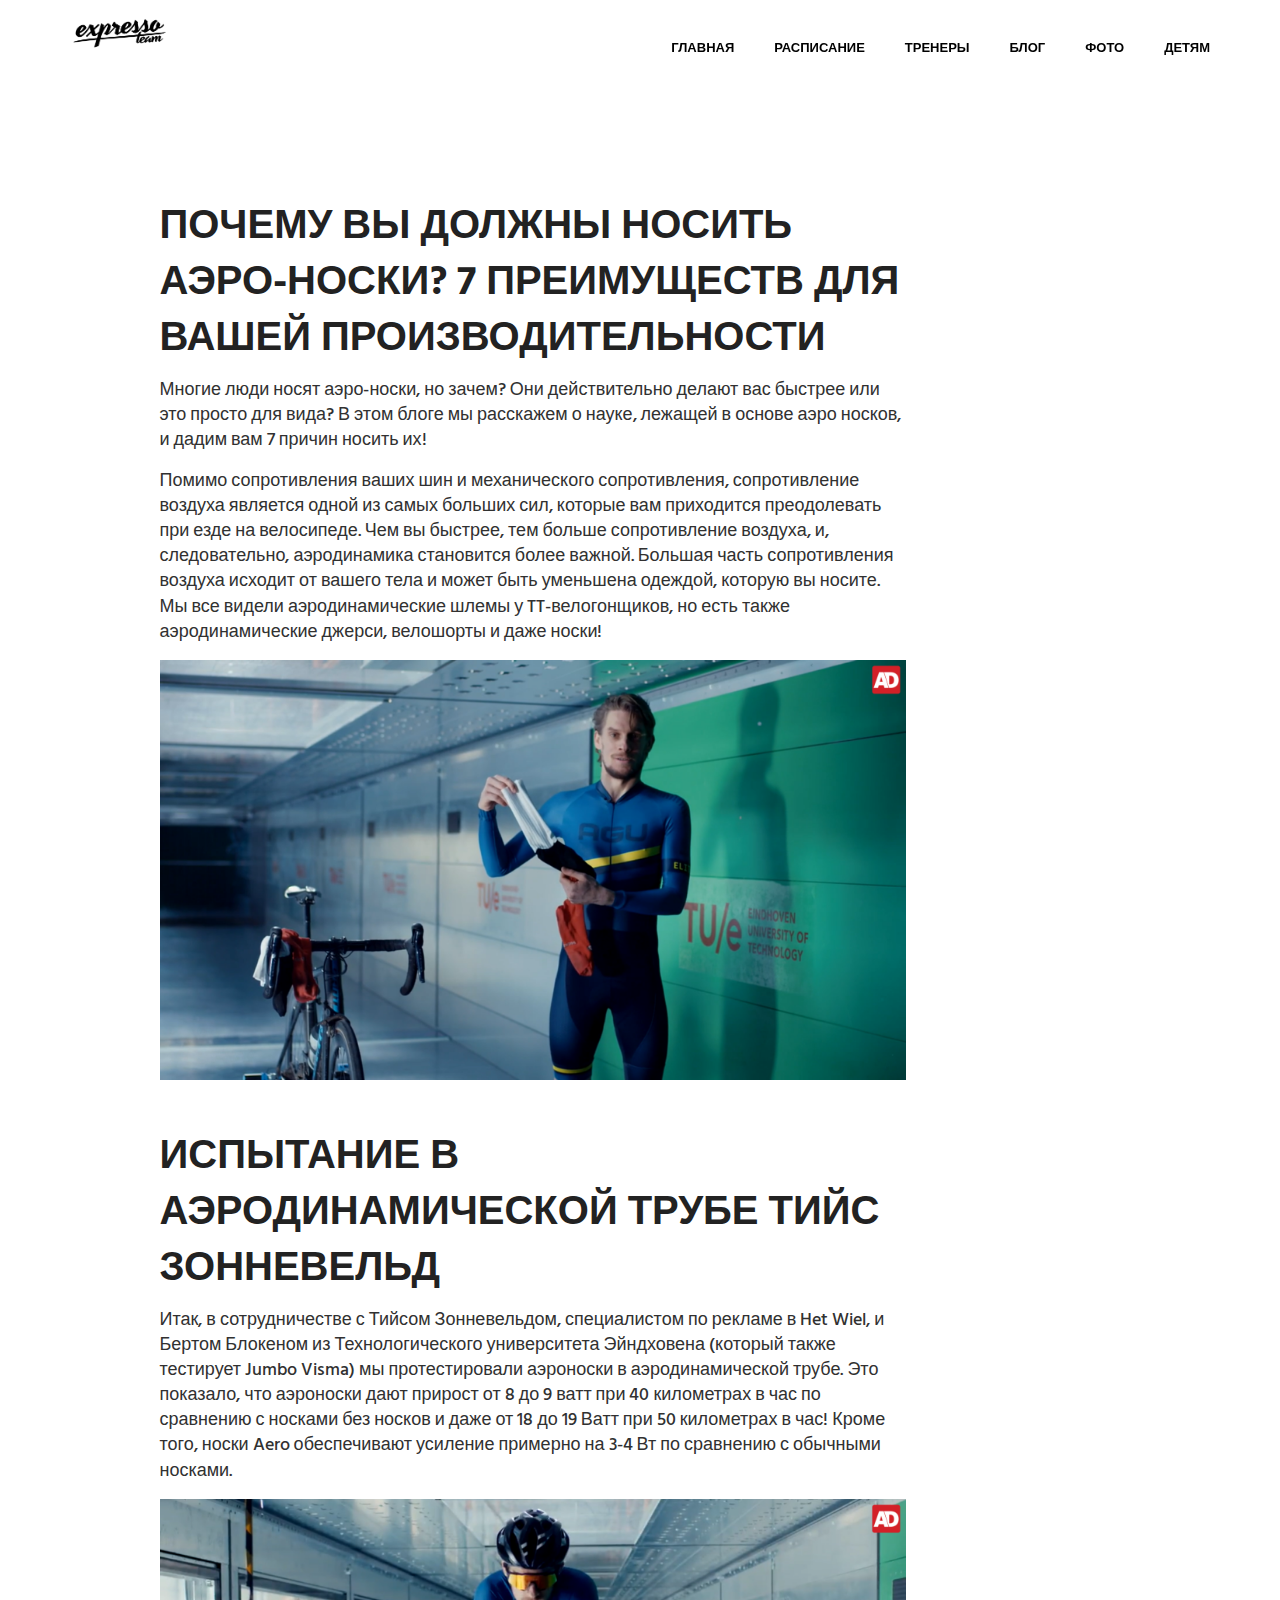
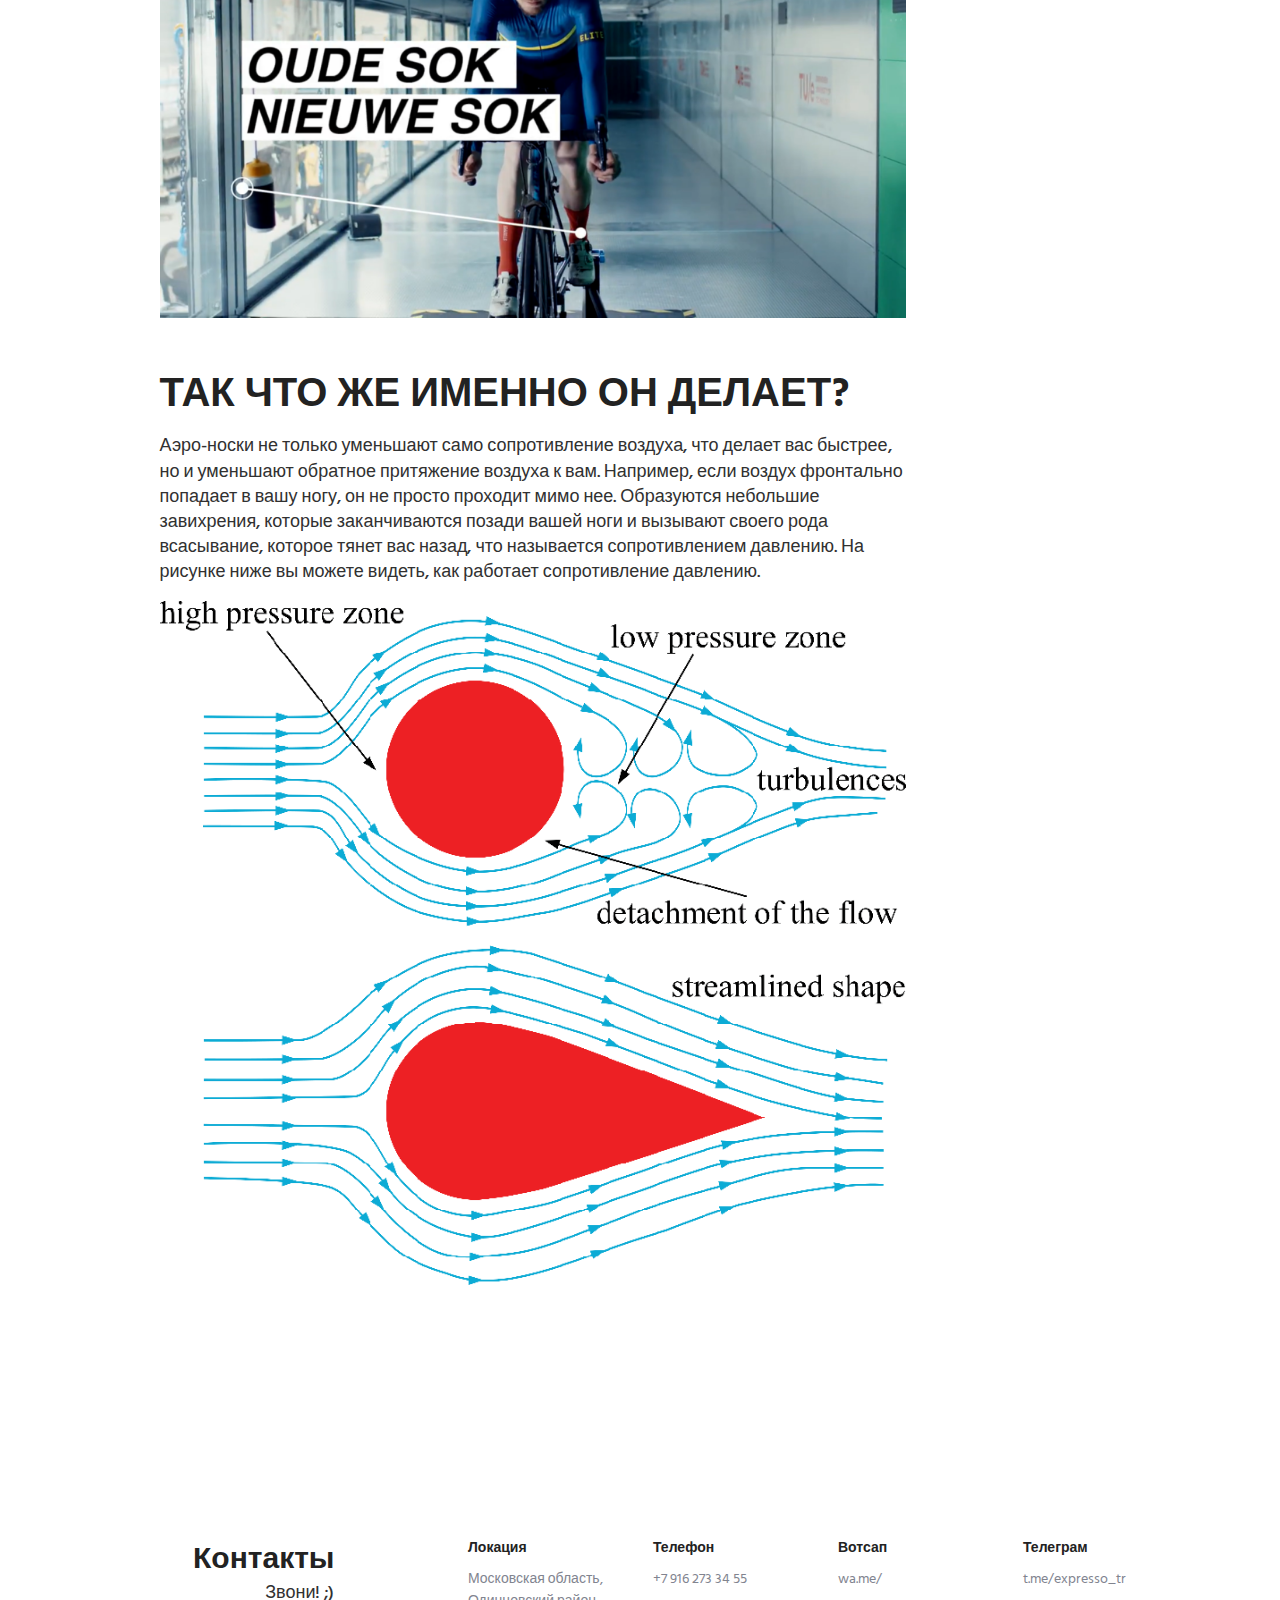
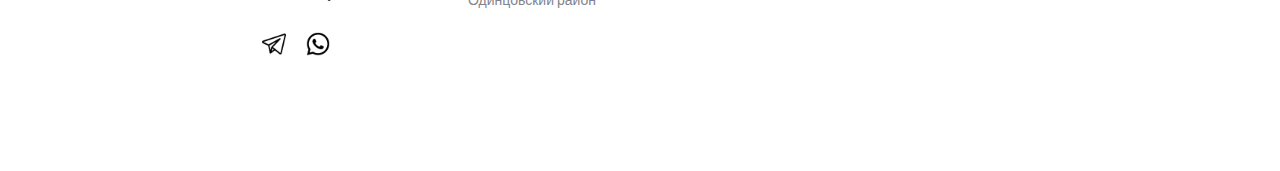
<file: whyaerosocks.html>
<!DOCTYPE html>
<!-- ==============================
    Project:        Metronic "Aircv" Frontend Freebie - Responsive HTML Template Based On Twitter Bootstrap 3.3.4
    Version:        1.0
    Author:         KeenThemes
    Primary use:    Corporate, Business Themes.
    Email:          support@keenthemes.com
    Follow:         http://www.twitter.com/keenthemes
    Like:           http://www.facebook.com/keenthemes
    Website:        http://www.keenthemes.com
    Premium:        Premium Metronic Admin Theme: http://themeforest.net/item/metronic-responsive-admin-dashboard-template/4021469?ref=keenthemes
================================== -->
<html lang="en" class="no-js">
    <!-- BEGIN HEAD -->
    <head>
        <meta charset="utf-8"/>
        <title>Аэроноски</title>
        <meta http-equiv="X-UA-Compatible" content="IE=edge">
        <meta content="width=device-width, initial-scale=1" name="viewport"/>
        <meta content="" name="description"/>
        <meta content="" name="author"/>

        <!-- GLOBAL MANDATORY STYLES -->
        <link href="http://fonts.googleapis.com/css?family=Hind:300,400,500,600,700" rel="stylesheet" type="text/css">
        <link href="vendor/simple-line-icons/css/simple-line-icons.css" rel="stylesheet" type="text/css"/>
        <link href="vendor/bootstrap/css/bootstrap.min.css" rel="stylesheet" type="text/css"/>

        <!-- PAGE LEVEL PLUGIN STYLES -->
        <link href="css/animate.css" rel="stylesheet">

        <!-- THEME STYLES -->
        <link href="css/whyaerosocks.css" rel="stylesheet" type="text/css"/>

        <!-- Favicon -->
        <link rel="shortcut icon" href="img\АВА.ico"/>
    </head>
    <!-- END HEAD -->

   <!-- BODY -->
   <body id="body" data-target=".header" class="page-on-scroll">
    <header class="header navbar-fixed-top top-nav-collapse">
        <!-- Navbar -->
        <nav class="navbar" role="navigation">
            <div class="container">
                <!-- Brand and toggle get grouped for better mobile display -->
                <div class="menu-container">
                    <button type="button" class="navbar-toggle" data-toggle="collapse" data-target=".nav-collapse">
                        <span class="sr-only">Toggle navigation</span>
                        <span class="toggle-icon"></span>
                    </button>

                    <!-- Logo -->
                    <div class="logo">
                        <a class="logo-wrap" href="#body">
                            <img class="logo-img logo-img-main" src="img/logo-dark.png" alt="Asentus Logo">
                            <img class="logo-img logo-img-active" src="img/logo-dark.png" alt="Asentus Logo">
                        </a>
                    </div>
                    <!-- End Logo -->
                </div>

                <!-- Collect the nav links, forms, and other content for toggling -->
                <div class="collapse navbar-collapse nav-collapse">
                    <div class="menu-container">
                        <ul class="nav navbar-nav navbar-nav-right">
                            <li class="js_nav-item nav-item"><a class="nav-item-child nav-item-hover" style="color: black; font-weight:800;" style="color: black; font-weight:800;" href="index.html">Главная</a></li>
                            <li class="js_nav-item nav-item"><a class="nav-item-child nav-item-hover" style="color: black; font-weight:800;" href="events.html">Расписание</a></li>
                            <li class="js_nav-item nav-item"><a class="nav-item-child nav-item-hover" style="color: black; font-weight:800;" href="coachers.html">Тренеры</a></li>
                            <li class="js_nav-item nav-item"><a class="nav-item-child nav-item-hover" style="color: black; font-weight:800;" href="blog.html">Блог</a></li>
                            <li class="js_nav-item nav-item"><a class="nav-item-child nav-item-hover" style="color: black; font-weight:800;" href="photo.html">Фото</a></li>
                            <li class="js_nav-item nav-item"><a class="nav-item-child nav-item-hover" style="color: black; font-weight:800;" href="child.html">Детям</a></li>
                        </ul>
                    </div>
                </div>
                <!-- End Navbar Collapse -->
            </div>
        </nav>
        <!-- Navbar -->
    </header>
<!--========== END HEADER ==========-->


    <div id="experience" style="margin-top: 100px;">
        <div class="" data-auto-height="true">
            <div class="container content-lg">
                <div class="row">
                    
                <div class="col-sm-8 col-sm-offset-1">
                    <div class="row row-space-1 margin-b-4">
                        <div class="row">
                            <h1>ПОЧЕМУ ВЫ ДОЛЖНЫ НОСИТЬ АЭРО-НОСКИ? 7 ПРЕИМУЩЕСТВ ДЛЯ ВАШЕЙ ПРОИЗВОДИТЕЛЬНОСТИ</h1>
                            <p>Многие люди носят аэро-носки, но зачем? Они действительно делают вас быстрее или это просто для вида? В этом блоге мы расскажем о науке, лежащей в основе аэро носков, и дадим вам 7 причин носить их!</p>
                            <p>Помимо сопротивления ваших шин и механического сопротивления, сопротивление воздуха является одной из самых больших сил, которые вам приходится преодолевать при езде на велосипеде. Чем вы быстрее, тем больше сопротивление воздуха, и, следовательно, аэродинамика становится более важной. Большая часть сопротивления воздуха исходит от вашего тела и может быть уменьшена одеждой, которую вы носите. Мы все видели аэродинамические шлемы у TT-велогонщиков, но есть также аэродинамические джерси, велошорты и даже носки!</p>
                            <img style="width: 100%;" src="img/thijsaerovsnormal.png" alt="">
                            <h1>ИСПЫТАНИЕ В АЭРОДИНАМИЧЕСКОЙ ТРУБЕ ТИЙС ЗОННЕВЕЛЬД</h1>
                            <p>Итак, в сотрудничестве с Тийсом Зонневельдом, специалистом по рекламе в Het Wiel, и Бертом Блокеном из Технологического университета Эйндховена (который также тестирует Jumbo Visma) мы протестировали аэроноски в аэродинамической трубе. Это показало, что аэроноски дают прирост от 8 до 9 ватт при 40 километрах в час по сравнению с носками без носков и даже от 18 до 19 Ватт при 50 километрах в час! Кроме того, носки Aero обеспечивают усиление примерно на 3-4 Вт по сравнению с обычными носками.</p>
                            <img style="width: 100%;" src="img/thijsoudvsnieuw.png" alt="">
                            <h1>ТАК ЧТО ЖЕ ИМЕННО ОН ДЕЛАЕТ?</h1>
                            <p>Аэро-носки не только уменьшают само сопротивление воздуха, что делает вас быстрее, но и уменьшают обратное притяжение воздуха к вам. Например, если воздух фронтально попадает в вашу ногу, он не просто проходит мимо нее. Образуются небольшие завихрения, которые заканчиваются позади вашей ноги и вызывают своего рода всасывание, которое тянет вас назад, что называется сопротивлением давлению. На рисунке ниже вы можете видеть, как работает сопротивление давлению.</p>
                            <img style="width: 100%;" src="img/pressure-drag-behind-a-sphere-and-comparison-with.png" alt="">


                        </div>
                    </div>
                </div>
            </div>
        </div>
    </div>





<!--end content-->
       


       <!-- Contact -->
       <div id="contact">
        <div class="">
            <div class="container content-lg">
                <div class="row">
                    <div class="col-sm-3 sm-margin-b-30">
                        <div class="text-right sm-text-left">
                            <h2 class="margin-b-0">Контакты</h2>
                            <p>Звони! ;)</p>
                            <div style="margin-top: 0px;">
                                <ul class="list-inline">
                                   <!--     
                                    <a href="https://t.me/expresso_tr" target="_blank" class="social-icons"><svg xmlns="http://www.w3.org/2000/svg" width="20" height="20" fill="white" class="bi bi-telegram" viewBox="0 0 16 16">
                                        <path d="M16 8A8 8 0 1 1 0 8a8 8 0 0 1 16 0zM8.287 5.906c-.778.324-2.334.994-4.666 2.01-.378.15-.577.298-.595.442-.03.243.275.339.69.47l.175.055c.408.133.958.288 1.243.294.26.006.549-.1.868-.32 2.179-1.471 3.304-2.214 3.374-2.23.05-.012.12-.026.166.016.047.041.042.12.037.141-.03.129-1.227 1.241-1.846 1.817-.193.18-.33.307-.358.336a8.154 8.154 0 0 1-.188.186c-.38.366-.664.64.015 1.088.327.216.589.393.85.571.284.194.568.387.936.629.093.06.183.125.27.187.331.236.63.448.997.414.214-.02.435-.22.547-.82.265-1.417.786-4.486.906-5.751a1.426 1.426 0 0 0-.013-.315.337.337 0 0 0-.114-.217.526.526 0 0 0-.31-.093c-.3.005-.763.166-2.984 1.09z"/>
                                    </svg>
                                    </a>
                                -->
                                    <a href="https://t.me/expresso_tr"  target="_blank" class="social-icons"><img src="img/telegram.png" width="24" height="24" viewBox="0 0 18 18">
                                    </a>
    
                                    <a href="https://wa.me/79162733455?text=Здравствуйте,%20хочу%20тренироваться%20с%20вами!"  target="_blank" class="social-icons"><img src="img\whatsapp.png" width="24" height="24" fill="white" viewBox="0 0 18 18">
                                    </a>
                                    <!--<li><a href="https://www.instagram.com/expresso_team/"  target="_blank" class="social-icons"><i class="icon-social-instagram"></i></a></li> -->
                                </ul>
                            </div>
                        </div>
                    </div>
                    <div class="col-sm-8 col-sm-offset-1">
                        <div class="row">
                            <div class="col-md-3 col-xs-6 md-margin-b-30">
                                <h5>Локация</h5>
                                <a href="#">Московская область, Одинцовский район</a>
                            </div>
                            <div class="col-md-3 col-xs-6 md-margin-b-30">
                                <h5>Телефон</h5>
                                <a href="tel:89162733455">+7 916 273 34 55</a>
                            </div>
                            <div class="col-md-3 col-xs-6">
                                <h5>Вотсап</h5>
                                <a href="https://wa.me/79162733455?text=Здравствуйте,%20хочу%20тренироваться%20с%20вами!">wa.me/</a>
                            </div>
                            <div class="col-md-3 col-xs-6">
                                <h5>Телеграм</h5>
                                <a href="https://t.me/expresso_tr" target="_blank">t.me/expresso_tr</a>
                            </div>
                            
                        </div>
                    </div>
                </div>
                <!--// end row -->
            </div>
        </div>
    </div>
    <!-- End Contact -->
        <!--========== END PAGE LAYOUT ==========-->

       

        <!-- Back To Top -->
        <a href="javascript:void(0);" class="js-back-to-top back-to-top">Наверх</a>

        <!-- JAVASCRIPTS(Load javascripts at bottom, this will reduce page load time) -->
        <!-- CORE PLUGINS -->
        <script src="vendor/jquery.min.js" type="text/javascript"></script>
        <script src="vendor/jquery-migrate.min.js" type="text/javascript"></script>
        <script src="vendor/bootstrap/js/bootstrap.min.js" type="text/javascript"></script>

        <!-- PAGE LEVEL PLUGINS -->
        <script src="vendor/jquery.easing.js" type="text/javascript"></script>
        <script src="vendor/jquery.back-to-top.js" type="text/javascript"></script>
        <script src="vendor/jquery.smooth-scroll.js" type="text/javascript"></script>
        <script src="vendor/jquery.wow.min.js" type="text/javascript"></script>
        <script src="vendor/jquery.parallax.min.js" type="text/javascript"></script>
        <script src="vendor/jquery.appear.js" type="text/javascript"></script>
        <script src="vendor/masonry/jquery.masonry.pkgd.min.js" type="text/javascript"></script>
        <script src="vendor/masonry/imagesloaded.pkgd.min.js" type="text/javascript"></script>

        <!-- PAGE LEVEL SCRIPTS -->
        <script src="js/layout.min.js" type="text/javascript"></script>
        <script src="js/components/progress-bar.min.js" type="text/javascript"></script>
        <script src="js/components/masonry.min.js" type="text/javascript"></script>
        <script src="js/components/wow.min.js" type="text/javascript"></script>

        <!--POP UP-->
        <script src="js/main.js"></script>

    </body>
    <!-- END BODY -->
</html>
</file>
<file: vendor/simple-line-icons/css/simple-line-icons.css>
@font-face {
  font-family: 'simple-line-icons';
  src: url('../fonts/Simple-Line-Icons.eot?v=2.3.2');
  src: url('../fonts/Simple-Line-Icons.eot?v=2.3.2#iefix') format('embedded-opentype'), url('../fonts/Simple-Line-Icons.woff2?v=2.3.2') format('woff2'), url('../fonts/Simple-Line-Icons.ttf?v=2.3.2') format('truetype'), url('../fonts/Simple-Line-Icons.woff?v=2.3.2') format('woff'), url('../fonts/Simple-Line-Icons.svg?v=2.3.2#simple-line-icons') format('svg');
  font-weight: normal;
  font-style: normal;
}
/*
 Use the following CSS code if you want to have a class per icon.
 Instead of a list of all class selectors, you can use the generic [class*="icon-"] selector, but it's slower:
*/
.icon-user,
.icon-people,
.icon-user-female,
.icon-user-follow,
.icon-user-following,
.icon-user-unfollow,
.icon-login,
.icon-logout,
.icon-emotsmile,
.icon-phone,
.icon-call-end,
.icon-call-in,
.icon-call-out,
.icon-map,
.icon-location-pin,
.icon-direction,
.icon-directions,
.icon-compass,
.icon-layers,
.icon-menu,
.icon-list,
.icon-options-vertical,
.icon-options,
.icon-arrow-down,
.icon-arrow-left,
.icon-arrow-right,
.icon-arrow-up,
.icon-arrow-up-circle,
.icon-arrow-left-circle,
.icon-arrow-right-circle,
.icon-arrow-down-circle,
.icon-check,
.icon-clock,
.icon-plus,
.icon-minus,
.icon-close,
.icon-exclamation,
.icon-organization,
.icon-trophy,
.icon-screen-smartphone,
.icon-screen-desktop,
.icon-plane,
.icon-notebook,
.icon-mustache,
.icon-mouse,
.icon-magnet,
.icon-energy,
.icon-disc,
.icon-cursor,
.icon-cursor-move,
.icon-crop,
.icon-chemistry,
.icon-speedometer,
.icon-shield,
.icon-screen-tablet,
.icon-magic-wand,
.icon-hourglass,
.icon-graduation,
.icon-ghost,
.icon-game-controller,
.icon-fire,
.icon-eyeglass,
.icon-envelope-open,
.icon-envelope-letter,
.icon-bell,
.icon-badge,
.icon-anchor,
.icon-wallet,
.icon-vector,
.icon-speech,
.icon-puzzle,
.icon-printer,
.icon-present,
.icon-playlist,
.icon-pin,
.icon-picture,
.icon-handbag,
.icon-globe-alt,
.icon-globe,
.icon-folder-alt,
.icon-folder,
.icon-film,
.icon-feed,
.icon-drop,
.icon-drawer,
.icon-docs,
.icon-doc,
.icon-diamond,
.icon-cup,
.icon-calculator,
.icon-bubbles,
.icon-briefcase,
.icon-book-open,
.icon-basket-loaded,
.icon-basket,
.icon-bag,
.icon-action-undo,
.icon-action-redo,
.icon-wrench,
.icon-umbrella,
.icon-trash,
.icon-tag,
.icon-support,
.icon-frame,
.icon-size-fullscreen,
.icon-size-actual,
.icon-shuffle,
.icon-share-alt,
.icon-share,
.icon-rocket,
.icon-question,
.icon-pie-chart,
.icon-pencil,
.icon-note,
.icon-loop,
.icon-home,
.icon-grid,
.icon-graph,
.icon-microphone,
.icon-music-tone-alt,
.icon-music-tone,
.icon-earphones-alt,
.icon-earphones,
.icon-equalizer,
.icon-like,
.icon-dislike,
.icon-control-start,
.icon-control-rewind,
.icon-control-play,
.icon-control-pause,
.icon-control-forward,
.icon-control-end,
.icon-volume-1,
.icon-volume-2,
.icon-volume-off,
.icon-calendar,
.icon-bulb,
.icon-chart,
.icon-ban,
.icon-bubble,
.icon-camrecorder,
.icon-camera,
.icon-cloud-download,
.icon-cloud-upload,
.icon-envelope,
.icon-eye,
.icon-flag,
.icon-heart,
.icon-info,
.icon-key,
.icon-link,
.icon-lock,
.icon-lock-open,
.icon-magnifier,
.icon-magnifier-add,
.icon-magnifier-remove,
.icon-paper-clip,
.icon-paper-plane,
.icon-power,
.icon-refresh,
.icon-reload,
.icon-settings,
.icon-star,
.icon-symbol-female,
.icon-symbol-male,
.icon-target,
.icon-credit-card,
.icon-paypal,
.icon-social-tumblr,
.icon-social-twitter,
.icon-social-facebook,
.icon-social-instagram,
.icon-social-linkedin,
.icon-social-pinterest,
.icon-social-github,
.icon-social-google,
.icon-social-reddit,
.icon-social-skype,
.icon-social-dribbble,
.icon-social-behance,
.icon-social-foursqare,
.icon-social-soundcloud,
.icon-social-spotify,
.icon-social-stumbleupon,
.icon-social-youtube,
.icon-social-dropbox {
  font-family: 'simple-line-icons';
  speak: none;
  font-style: normal;
  font-weight: normal;
  font-variant: normal;
  text-transform: none;
  line-height: 1;
  /* Better Font Rendering =========== */
  -webkit-font-smoothing: antialiased;
  -moz-osx-font-smoothing: grayscale;
}
.icon-user:before {
  content: "\e005";
}
.icon-people:before {
  content: "\e001";
}
.icon-user-female:before {
  content: "\e000";
}
.icon-user-follow:before {
  content: "\e002";
}
.icon-user-following:before {
  content: "\e003";
}
.icon-user-unfollow:before {
  content: "\e004";
}
.icon-login:before {
  content: "\e066";
}
.icon-logout:before {
  content: "\e065";
}
.icon-emotsmile:before {
  content: "\e021";
}
.icon-phone:before {
  content: "\e600";
}
.icon-call-end:before {
  content: "\e048";
}
.icon-call-in:before {
  content: "\e047";
}
.icon-call-out:before {
  content: "\e046";
}
.icon-map:before {
  content: "\e033";
}
.icon-location-pin:before {
  content: "\e096";
}
.icon-direction:before {
  content: "\e042";
}
.icon-directions:before {
  content: "\e041";
}
.icon-compass:before {
  content: "\e045";
}
.icon-layers:before {
  content: "\e034";
}
.icon-menu:before {
  content: "\e601";
}
.icon-list:before {
  content: "\e067";
}
.icon-options-vertical:before {
  content: "\e602";
}
.icon-options:before {
  content: "\e603";
}
.icon-arrow-down:before {
  content: "\e604";
}
.icon-arrow-left:before {
  content: "\e605";
}
.icon-arrow-right:before {
  content: "\e606";
}
.icon-arrow-up:before {
  content: "\e607";
}
.icon-arrow-up-circle:before {
  content: "\e078";
}
.icon-arrow-left-circle:before {
  content: "\e07a";
}
.icon-arrow-right-circle:before {
  content: "\e079";
}
.icon-arrow-down-circle:before {
  content: "\e07b";
}
.icon-check:before {
  content: "\e080";
}
.icon-clock:before {
  content: "\e081";
}
.icon-plus:before {
  content: "\e095";
}
.icon-minus:before {
  content: "\e615";
}
.icon-close:before {
  content: "\e082";
}
.icon-exclamation:before {
  content: "\e617";
}
.icon-organization:before {
  content: "\e616";
}
.icon-trophy:before {
  content: "\e006";
}
.icon-screen-smartphone:before {
  content: "\e010";
}
.icon-screen-desktop:before {
  content: "\e011";
}
.icon-plane:before {
  content: "\e012";
}
.icon-notebook:before {
  content: "\e013";
}
.icon-mustache:before {
  content: "\e014";
}
.icon-mouse:before {
  content: "\e015";
}
.icon-magnet:before {
  content: "\e016";
}
.icon-energy:before {
  content: "\e020";
}
.icon-disc:before {
  content: "\e022";
}
.icon-cursor:before {
  content: "\e06e";
}
.icon-cursor-move:before {
  content: "\e023";
}
.icon-crop:before {
  content: "\e024";
}
.icon-chemistry:before {
  content: "\e026";
}
.icon-speedometer:before {
  content: "\e007";
}
.icon-shield:before {
  content: "\e00e";
}
.icon-screen-tablet:before {
  content: "\e00f";
}
.icon-magic-wand:before {
  content: "\e017";
}
.icon-hourglass:before {
  content: "\e018";
}
.icon-graduation:before {
  content: "\e019";
}
.icon-ghost:before {
  content: "\e01a";
}
.icon-game-controller:before {
  content: "\e01b";
}
.icon-fire:before {
  content: "\e01c";
}
.icon-eyeglass:before {
  content: "\e01d";
}
.icon-envelope-open:before {
  content: "\e01e";
}
.icon-envelope-letter:before {
  content: "\e01f";
}
.icon-bell:before {
  content: "\e027";
}
.icon-badge:before {
  content: "\e028";
}
.icon-anchor:before {
  content: "\e029";
}
.icon-wallet:before {
  content: "\e02a";
}
.icon-vector:before {
  content: "\e02b";
}
.icon-speech:before {
  content: "\e02c";
}
.icon-puzzle:before {
  content: "\e02d";
}
.icon-printer:before {
  content: "\e02e";
}
.icon-present:before {
  content: "\e02f";
}
.icon-playlist:before {
  content: "\e030";
}
.icon-pin:before {
  content: "\e031";
}
.icon-picture:before {
  content: "\e032";
}
.icon-handbag:before {
  content: "\e035";
}
.icon-globe-alt:before {
  content: "\e036";
}
.icon-globe:before {
  content: "\e037";
}
.icon-folder-alt:before {
  content: "\e039";
}
.icon-folder:before {
  content: "\e089";
}
.icon-film:before {
  content: "\e03a";
}
.icon-feed:before {
  content: "\e03b";
}
.icon-drop:before {
  content: "\e03e";
}
.icon-drawer:before {
  content: "\e03f";
}
.icon-docs:before {
  content: "\e040";
}
.icon-doc:before {
  content: "\e085";
}
.icon-diamond:before {
  content: "\e043";
}
.icon-cup:before {
  content: "\e044";
}
.icon-calculator:before {
  content: "\e049";
}
.icon-bubbles:before {
  content: "\e04a";
}
.icon-briefcase:before {
  content: "\e04b";
}
.icon-book-open:before {
  content: "\e04c";
}
.icon-basket-loaded:before {
  content: "\e04d";
}
.icon-basket:before {
  content: "\e04e";
}
.icon-bag:before {
  content: "\e04f";
}
.icon-action-undo:before {
  content: "\e050";
}
.icon-action-redo:before {
  content: "\e051";
}
.icon-wrench:before {
  content: "\e052";
}
.icon-umbrella:before {
  content: "\e053";
}
.icon-trash:before {
  content: "\e054";
}
.icon-tag:before {
  content: "\e055";
}
.icon-support:before {
  content: "\e056";
}
.icon-frame:before {
  content: "\e038";
}
.icon-size-fullscreen:before {
  content: "\e057";
}
.icon-size-actual:before {
  content: "\e058";
}
.icon-shuffle:before {
  content: "\e059";
}
.icon-share-alt:before {
  content: "\e05a";
}
.icon-share:before {
  content: "\e05b";
}
.icon-rocket:before {
  content: "\e05c";
}
.icon-question:before {
  content: "\e05d";
}
.icon-pie-chart:before {
  content: "\e05e";
}
.icon-pencil:before {
  content: "\e05f";
}
.icon-note:before {
  content: "\e060";
}
.icon-loop:before {
  content: "\e064";
}
.icon-home:before {
  content: "\e069";
}
.icon-grid:before {
  content: "\e06a";
}
.icon-graph:before {
  content: "\e06b";
}
.icon-microphone:before {
  content: "\e063";
}
.icon-music-tone-alt:before {
  content: "\e061";
}
.icon-music-tone:before {
  content: "\e062";
}
.icon-earphones-alt:before {
  content: "\e03c";
}
.icon-earphones:before {
  content: "\e03d";
}
.icon-equalizer:before {
  content: "\e06c";
}
.icon-like:before {
  content: "\e068";
}
.icon-dislike:before {
  content: "\e06d";
}
.icon-control-start:before {
  content: "\e06f";
}
.icon-control-rewind:before {
  content: "\e070";
}
.icon-control-play:before {
  content: "\e071";
}
.icon-control-pause:before {
  content: "\e072";
}
.icon-control-forward:before {
  content: "\e073";
}
.icon-control-end:before {
  content: "\e074";
}
.icon-volume-1:before {
  content: "\e09f";
}
.icon-volume-2:before {
  content: "\e0a0";
}
.icon-volume-off:before {
  content: "\e0a1";
}
.icon-calendar:before {
  content: "\e075";
}
.icon-bulb:before {
  content: "\e076";
}
.icon-chart:before {
  content: "\e077";
}
.icon-ban:before {
  content: "\e07c";
}
.icon-bubble:before {
  content: "\e07d";
}
.icon-camrecorder:before {
  content: "\e07e";
}
.icon-camera:before {
  content: "\e07f";
}
.icon-cloud-download:before {
  content: "\e083";
}
.icon-cloud-upload:before {
  content: "\e084";
}
.icon-envelope:before {
  content: "\e086";
}
.icon-eye:before {
  content: "\e087";
}
.icon-flag:before {
  content: "\e088";
}
.icon-heart:before {
  content: "\e08a";
}
.icon-info:before {
  content: "\e08b";
}
.icon-key:before {
  content: "\e08c";
}
.icon-link:before {
  content: "\e08d";
}
.icon-lock:before {
  content: "\e08e";
}
.icon-lock-open:before {
  content: "\e08f";
}
.icon-magnifier:before {
  content: "\e090";
}
.icon-magnifier-add:before {
  content: "\e091";
}
.icon-magnifier-remove:before {
  content: "\e092";
}
.icon-paper-clip:before {
  content: "\e093";
}
.icon-paper-plane:before {
  content: "\e094";
}
.icon-power:before {
  content: "\e097";
}
.icon-refresh:before {
  content: "\e098";
}
.icon-reload:before {
  content: "\e099";
}
.icon-settings:before {
  content: "\e09a";
}
.icon-star:before {
  content: "\e09b";
}
.icon-symbol-female:before {
  content: "\e09c";
}
.icon-symbol-male:before {
  content: "\e09d";
}
.icon-target:before {
  content: "\e09e";
}
.icon-credit-card:before {
  content: "\e025";
}
.icon-paypal:before {
  content: "\e608";
}
.icon-social-tumblr:before {
  content: "\e00a";
}
.icon-social-twitter:before {
  content: "\e009";
}
.icon-social-facebook:before {
  content: "\e00b";
}
.icon-social-instagram:before {
  content: "\e609";
}
.icon-social-linkedin:before {
  content: "\e60a";
}
.icon-social-pinterest:before {
  content: "\e60b";
}
.icon-social-github:before {
  content: "\e60c";
}
.icon-social-google:before {
  content: "\e60d";
}
.icon-social-reddit:before {
  content: "\e60e";
}
.icon-social-skype:before {
  content: "\e60f";
}
.icon-social-dribbble:before {
  content: "\e00d";
}
.icon-social-behance:before {
  content: "\e610";
}
.icon-social-foursqare:before {
  content: "\e611";
}
.icon-social-soundcloud:before {
  content: "\e612";
}
.icon-social-spotify:before {
  content: "\e613";
}
.icon-social-stumbleupon:before {
  content: "\e614";
}
.icon-social-youtube:before {
  content: "\e008";
}
.icon-social-dropbox:before {
  content: "\e00c";
}
</file>
<file: css/events.css>
/*----------------------------------------------------------------------

	MASTER STYLESHEET

	Project:        Metronic "Acidus" Frontend Freebie - Responsive HTML Template Based On Twitter Bootstrap 3.3.4
	Version:        1.0
	Author:         KeenThemes
	Primary use:    Corporate, Business Themes.
	Email:			support@keenthemes.com
	Follow: 		http://www.twitter.com/keenthemes
	Like: 			http://www.facebook.com/keenthemes
	Website:		http://www.keenthemes.com
	Premium:		Premium Metronic Admin Theme: http://themeforest.net/item/metronic-responsive-admin-dashboard-template/4021469?ref=keenthemes

-----------------------------------------------------------------------*/
/* eg: @include user-select(none); */
/* eg: @include rotate(45deg); */
/* eg: @include translate3d(0,0,0); */
/* eg: @include border-radius(3px); */
/* eg: @include visibility-backface(hidden); */
/*------------------------------------------------------------------
  	[The "base.scss" contains basic default element styles
  		(colors, typography, margins & padding).]
------------------------------------------------------------------*/
html {
  overflow-x: hidden;
}

html, html a, body {
  -webkit-font-smoothing: antialiased;
}

body {
  position: relative;
  font-family: "DIN Pro Bold Italic", sans-serif;
}



.priceTrain{
  color: #585858;
}

.priceTrainBl{
  color: #363636;
}

table {
  font-family: "Lucida Sans Unicode", "Lucida Grande", Sans-Serif;
  text-align: center;
  border-collapse: collapse;
  border-spacing: 2px;
  background: #ffffff;
  border-radius: 20px;
  width: 100%;
  
  }
.wrr{
  overflow-x:auto;
  margin: 3%;
}
  .noTable{
    border: 1px solid rgba(255, 255, 255, 0);
  }

  table.table-1 th, table.table-1 td {
    text-align: left;
    padding: 8px;
    padding-bottom: 50px;
    border: 1px solid rgba(68, 68, 68, 0.164);
  }
  
  table.table-1 th{
    font-weight: bold;
  }
  .rasp-table{
    width: 500px; /* Ширина элемента в пикселах */
    padding: 10px; /* Поля вокруг текста */
    margin: auto; /* Выравниваем по центру */
    
  }

.plashka{
  border-bottom: 1px, solid, rgba(0, 0, 0, 0.295);
}


th {
  font-size: 15px;
  font-weight: 300;
  padding: 12px 10px;
  max-width: 190px;
  }

  .abo-button {
    text-decoration: none;
    display: block;
    padding: 8px 30px;
    margin: 10px 0px;
    position: relative;
    overflow: hidden;
    font-weight: 700;
    font-size: 30px;
    border: 2px solid #000000;
    border-radius: 10px;
    font-family: 'Trebuchet MS', 'Lucida Sans Unicode', 'Lucida Grande', 'Lucida Sans', Arial, sans-serif;
    color: #000000;
    background-color: #00000000;
    transition: .2s ease-in-out;
  }
  .abo-button:before {
    content: "";
    background: linear-gradient(90deg, rgba(255, 255, 255, .1), rgba(0, 0, 0, 0.5));
    height: 130px;
    width: 250px;
    position: absolute;
    top: -8px;
    left: -325px;
    transform: skewX(-45deg);
  }
  .abo-button:hover {
    background: #ffffff;
    color: rgb(0, 0, 0);
  }
  .abo-button:hover:before {
    left: 450px;
    transition: .5s ease-in-out;
  }
  


.coachCard-green{
  background-color: #b6d374;
  color: rgb(0, 0, 0); 
  border-radius: 10px; 
  padding: 2%;
  margin-bottom: 10px;
  font-size: 15px;
  min-width: 180px;
  max-width: 190px;
}

.coachCard-red{
  background-color: #d16b9b;
  color: rgb(0, 0, 0); 
  border-radius: 10px; 
  padding: 2%;
  margin-bottom: 10px;
  font-size: 15px;
  min-width: 180px;
  max-width: 190px;
}
.coachCard-blue{
  background-color: #98a8d3;
  color: rgb(0, 0, 0); 
  border-radius: 10px; 
  padding: 2%;
  margin-bottom: 10px;
  font-size: 15px;
  min-width: 180px;
  max-width: 190px;
}

  td {
  padding: 10px;
  color: #000000;
  }

p {
  font-size: 25px;
  font-weight: 500;
  font-family: Hind, sans-serif;
  color: #000000;
  line-height: 1.4;
  margin-bottom: 15px;
  
}

.border-button {
  text-decoration: none;
  display: inline-block;
  padding: 20px 30px;
  margin: 10px 11px;
  position:absolute;
  color: white;
  border: 2px solid rgb(255, 255, 255);
  background: none;
  font-weight: 700;
  font-family: 'Montserrat', sans-serif;
  text-transform: uppercase;
  letter-spacing: 3px;
  font-size: large;
}
.border-button:before, .border-button:after {
  content: "";
  position: absolute;
  width: 0;
  height: 0;
  opacity: 0;
  box-sizing: border-box;
}
.border-button:before {
  bottom: 0;
  left: 0;
  border-left: 1px solid white;
  border-top: 1px solid white;
  transition: 0s ease opacity .8s, .2s ease width .4s, .2s ease height .6s;
}
.border-button:after {
  top: 0;
  right: 0;
  border-right: 1px solid white;
  border-bottom: 1px solid white;
  transition: 0s ease opacity .4s, .2s ease width, .2s ease height .2s;
}
.border-button:hover:before, 
.border-button:hover:after {
  height: 100%;
  width: 100%;
  opacity: 1;
}
.border-button:hover:before {
  transition: 0s ease opacity 0s, .2s ease height, .2s ease width .2s;
}
.border-button:hover:after {
  transition: 0s ease opacity .4s, .2s ease height .4s, .2s ease width .6s;
}
.border-button:hover {
  background: rgba(255, 255, 255, .2);
}

.product-item {
  width: 250px;
  text-align: center;
  margin: 0 auto;
  border-bottom: 2px solid #F5F5F5;
  background: white;
  font-family: 'Montserrat', sans-serif;
  transition: .3s ease-in;
  position: absolute; 
  left: 50%;
  margin-left: -121px;
  display: block;
  margin-bottom: 30px;
  
}
.product-item:hover {
  border-bottom: 2px solid #5aa0fc;
}
.product-item img {
  display: block;
  width: 100%;
}
.product-list {
  background: #fafafa;
  padding: 15px 0;
}
.product-list h3 {
  font-size: 18px;
  font-weight: 400;
  color: #000000;
  margin: 0 0 10px 0;
}
.price {
  font-size: 16px;
  color: #000000;
  display: block;
  margin-bottom: 12px;
}
.shopBt {
  text-decoration: none;
  display: inline-block;
  padding: 0 12px;
  background: #17bed2;
  color: white;
  text-transform: uppercase;
  font-size: 19px;
  line-height: 38px;
  transition: .3s ease-in;
  width: 200px;
}
.product-item:hover .button {
  background: #000000;
}



/*------------------------------------------------------------------
  	[Modal]
------------------------------------------------------------------*/

.modal{
  position: fixed;
  top: 0;
  left: 0;
  width: 100%;
  height: 100%;
}

.modal .overlay{
  position:absolute;
  top: 0;
  left: 0;
  width: 100%;
  height: 100%;
  background-color: #f0f0f0;
  opacity: 0.7;
}

/*------------------------------------------------------------------
  	[Not modal]
------------------------------------------------------------------*/


em,
li,
li a {
  font-size: 16px;
  font-weight: 500;
  font-family: Hind, sans-serif;
  color: #000000;
}


a {
  font-family: Hind, sans-serif;
  color: #81848f;
  outline: 0;
}

a:focus, a:hover, a:active {
  outline: 0;
  color: #999caa;
  text-decoration: none;
}

.link {
  position: relative;
  font-size: 13px;
  font-weight: 600;
  font-family: Hind, sans-serif;
  text-transform: uppercase;
}

.link:after {
  position: absolute;
  top: 8px;
  right: -15px;
  width: 9px;
  height: 2px;
  background: #17bed2;
  content: " ";
}

input#child{
  height: 12px;
  margin-top: 20px;
  margin-bottom: 20px;
}

select{
  height: 50px;
  font-size: large;
  font-family: Helvetica, sans-serif;
  border-radius:15px;
  box-shadow:4px 4px 10px rgba(0,0,0,0.06);
  border:0;
  width: 330px;
}

input{
  resize: vertical;
  padding:15px;
  border-radius:15px;
  border:0;
  box-shadow:4px 4px 10px rgba(0,0,0,0.06);
  height:50px;
  margin-top: 8px;
  margin-bottom: 8px;
  color: #000000;
  
}

span {
  font-size: 14px;
  font-weight: 400;
  font-family: Hind, sans-serif;
  color: #bfc1c7;
}

h1, h2, h3, h4, h5, h6 {
  font-weight: 700;
  font-family: Hind, sans-serif;
  color: #000000;
  line-height: 1.4;
  margin: 0 0 10px;
}

h1 > a, h2 > a, h3 > a, h4 > a, h5 > a, h6 > a {
  color: #000000;
}

h1 > a:hover, h2 > a:hover, h3 > a:hover, h4 > a:hover, h5 > a:hover, h6 > a:hover {
  color: #999caa;
  text-decoration: none;
}

h1 > a:focus, h2 > a:focus, h3 > a:focus, h4 > a:focus, h5 > a:focus, h6 > a:focus {
  text-decoration: none;
}

h1 {
  font-size: 40px;
}

h2 {
  font-size: 30px;
}

h3 {
  font-size: 22px;
}

h4 {
  font-size: 22px;
}

::selection {
  color: #fff;
  background: #17bed2;
  text-shadow: none;
}

::-webkit-selection {
  color: #fff;
  background: #17bed2;
  text-shadow: none;
}

::-moz-selection {
  color: #fff;
  background: #17bed2;
  text-shadow: none;
}

:active,
:focus {
  outline: none;
}

/* Section Seperator */
.section-seperator {
  border-bottom: 1px solid #edf0f2;
}

/* Content Wrapper Link */
.content-wrapper-link {
  position: absolute;
  top: 0;
  left: 0;
  right: 0;
  bottom: 0;
  display: block;
  z-index: 3;
  text-decoration: none;
}

.groupp{
  margin-bottom: 30px;
}

.groupp-info{
  box-shadow: 0 14px 28px rgba(0, 0, 0, 0.103), 0 10px 10px rgba(0, 0, 0, 0.089);
  padding: 6%;
  margin-top: 30px;
  border-radius: 30px;

}

/*------------------------------------------------------------------
  	[Button]
------------------------------------------------------------------*/
.btn-theme {
  position: relative;
  display: inline-block;
  line-height: 1.4;
  text-align: center;
  background-image: none;
  border-style: solid;
  white-space: nowrap;
  vertical-align: middle;
  -ms-touch-action: manipulation;
  touch-action: manipulation;
  cursor: pointer;
  -webkit-user-select: none;
  -moz-user-select: none;
  -ms-user-select: none;
  user-select: none;
}

.btn-theme:focus, .btn-theme:active:focus, .btn-theme.active:focus, .btn-theme.focus, .btn-theme:active.focus, .btn-theme.active.focus {
  outline: none;
}

.btn-theme:hover {
  transition-duration: 300ms;
  transition-property: all;
  transition-timing-function: linear;
}

.btn-theme:hover, .btn-theme:focus, .btn-theme.focus {
  text-decoration: none;
}

.btn-theme:active, .btn-theme.active {
  background-image: none;
  outline: 0;
}

.btn-theme.disabled, .btn-theme[disabled],
fieldset[disabled] .btn-theme {
  cursor: not-allowed;
  box-shadow: none;
  opacity: .65;
  pointer-events: none;
}

.btn-icon {
  position: relative;
  top: 1px;
  margin-right: 10px;
}

.btn-white-bg {
  color: #000000;
  background: #fff;
  border-color: transparent;
  border-width: 0;
}

.btn-white-bg:hover, .btn-white-bg:focus, .btn-white-bg.focus {
  color: #fff;
  background: #ffffff;
  border-color: transparent;
}

.btn-white-brd {
  color: #fff;
  background: transparent;
  border-color: #fff;
  border-width: 2px;
}

.btn-white-brd:hover, .btn-white-brd:focus, .btn-white-brd.focus {
  color: #000000;
  background: #fff;
  border-color: #fff;
}

.btn-default-bg {
  color: #000000;
  background: #f3f4f5;
  border-color: transparent;
  border-width: 0;
}

.btn-default-bg:hover, .btn-default-bg:focus, .btn-default-bg.focus {
  color: #fff;
  background: #ffffff;
  border-color: transparent;
}

.btn-theme-sm {
  font-size: 13px;
  font-weight: 600;
  padding: 15px 40px;
}

.btn-theme-md {
  font-size: 15px;
  font-weight: 600;
  padding: 20px 30px;
}

/*------------------------------------------------------------------
    [Progress Bar]
------------------------------------------------------------------*/
.progress-box .progress {
  box-shadow: none;
  height: 3px;
}

.progress-box .progress-bar {
  transition-duration: 2000ms;
  transition-property: all;
  transition-timing-function: linear;
}

/*------------------------------------------------------------------
  	[Social Icons]
------------------------------------------------------------------*/
.social-icons {
  display: inline-block;
  width: 40px;
  height: 40px;
  font-size: 16px;
  color: #fff;
  text-align: center;
  border-radius: 50%;
  vertical-align: middle;
  padding: 11px;
  transition-duration: 300ms;
  transition-property: all;
  transition-timing-function: linear;
}

.social-icons:hover {
  color: #000000;
  background: #fff;
  transition-duration: 300ms;
  transition-property: all;
  transition-timing-function: linear;
}

.raspisanie{
  margin-left: 10%; 
  margin-right: 10%;
}

/*------------------------------------------------------------------
  	[Promo Block]
------------------------------------------------------------------*/
.promo-block {
  padding: 220px 0 130px;
}

.promo-block .promo-block-title {
  font-size: 90px;
  color: #fff;
  line-height: 1;
  font-family: 'Trebuchet MS', 'Lucida Sans Unicode', 'Lucida Grande', 'Lucida Sans', Arial, sans-serif;
}

@media (max-width: 480px) {
  .promo-block .promo-block-title {
    font-size: 50px;
  }
  .raspisanie{
    margin-left: 3%; 
    margin-right: 3%;
  }
}

.promo-block .promo-block-text {
  font-size: 25px;
  color: #fff;
}

.promo-block .promo-block-divider {
  border-bottom: 1px solid rgba(255, 255, 255, 0.4);
  padding-bottom: 20px;
  margin-bottom: 35px;
}

/*------------------------------------------------------------------
  	[Service]
------------------------------------------------------------------*/
.service {
  background: #fff;
  padding: 30px;
}

.service .service-element,
.service .service-info {
  -webkit-transform: translate3d(0, 0, 0);
  -moz-transform: translate3d(0, 0, 0);
  transform: translate3d(0, 0, 0);
  transition-duration: 300ms;
  transition-property: all;
  transition-timing-function: linear;
}

.service .service-icon {
  display: block;
  font-size: 30px;
  color: #999caa;
  margin-bottom: 30px;
}

.service:hover .service-element {
  opacity: 0;
  -webkit-transform: translate3d(0, -100%, 0);
  -moz-transform: translate3d(0, -100%, 0);
  transform: translate3d(0, -100%, 0);
  transition-duration: 300ms;
  transition-property: all;
  transition-timing-function: linear;
}

.service:hover .service-info {
  -webkit-transform: translate3d(0, -30%, 0);
  -moz-transform: translate3d(0, -30%, 0);
  transform: translate3d(0, -30%, 0);
  transition-duration: 300ms;
  transition-property: all;
  transition-timing-function: linear;
}

/*
shop
*/

.shop {
  background: #fff;
  padding: 30px;
}

.shop .shop-element,
.shop .shop-info {
  
  -webkit-transform: translate3d(0, 0, 0);
  -moz-transform: translate3d(0, 0, 0);
  transform: translate3d(0, 0, 0);
  transition-duration: 300ms;
  transition-property: all;
  transition-timing-function: linear;
}

.shop-element{
  display: block;
  margin: 0 auto;
  align-items: center;
}

.shop .shop-icon {
  display: block;
  font-size: 30px;
  color: #999caa;
  margin-bottom: 30px;
}

.shop-button{
  background-color: #17bed2;
  padding: 10px;
  text-align: center;
  font-size: large;
  color: rgb(255, 255, 255);
}

/*------------------------------------------------------------------
  	[Work]
------------------------------------------------------------------*/
/* Overlay */
.work {
  position: relative;
  display: block;
}

.work .work-overlay {
  position: relative;
  cursor: pointer;
}

.work .work-overlay:before {
  position: absolute;
  top: 0;
  left: 0;
  width: 100%;
  height: 100%;
  background: transparent;
  content: " ";
  transition-duration: 300ms;
  transition-property: all;
  transition-timing-function: linear;
}

.work:hover .work-overlay:before {
  background: rgba(0, 0, 0, 0.5);
  transition-duration: 300ms;
  transition-property: all;
  transition-timing-function: linear;
}

/* Popup */
.work .work-popup-overlay {
  position: fixed;
  top: 0;
  left: 0;
  right: 0;
  width: 100%;
  height: 100%;
  z-index: 99999;
  opacity: 0;
  visibility: hidden;
  -webkit-backface-visibility: hidden;
  backface-visibility: hidden;
  overflow-x: hidden;
  background: rgba(81, 87, 105, 0.4);
  transition-duration: 300ms;
  transition-property: all;
  transition-timing-function: linear;
}

.work .work-popup-overlay-show {
  opacity: 1;
  visibility: visible;
  -webkit-backface-visibility: visible;
  backface-visibility: visible;
  transition-duration: 300ms;
  transition-property: all;
  transition-timing-function: linear;
}

.work .work-popup-content {
  position: absolute;
  top: 50%;
  left: 0;
  right: 0;
  width: 730px;
  height: auto;
  display: block;
  background: #fff;
  padding: 30px;
  margin: 0 auto;
  -webkit-transform: translate3d(0, -50%, 0);
  -moz-transform: translate3d(0, -50%, 0);
  transform: translate3d(0, -50%, 0);
}


.work .work-popup-content-divider {
  border-right: 1px solid #cdcecf;
}

@media (max-width: 768px) {
  .work .work-popup-content {
    width: 95%;
  }
  .work .work-popup-content-divider {
    border-right: none;
    border-bottom: 1px solid #cdcecf;
  }
}

.work .work-popup-close {
  float: right;
  font-size: 33px;
  font-weight: 700;
  color: #c5c6cb;
  transition-duration: 300ms;
  transition-property: all;
  transition-timing-function: linear;
}

.work .work-popup-close:hover {
  color: #aaacb3;
  transition-duration: 300ms;
  transition-property: all;
  transition-timing-function: linear;
}

/* Tag */
.work .work-popup-tag {
  margin: 0;
}

.work .work-popup-tag-item {
  padding: 0 2px;
}

.work .work-popup-tag-link {
  font-size: 13px;
}

/*------------------------------------------------------------------
  	[Footer]
------------------------------------------------------------------*/
.footer .footer-logo {
  width: 200px;
  height: auto;
}

/*------------------------------------------------------------------
  	[Header]
------------------------------------------------------------------*/
/* Fixed Top */
.navbar-fixed-top .navbar-collapse {
  max-height: 100%;
}

/* Navbar */
.header .navbar {
  margin-bottom: 0;
  border-bottom: 1px solid rgba(255, 255, 255, 0.2);
  transition-duration: 300ms;
  transition-property: all;
  transition-timing-function: linear;
  
}

/* Navbar Toggle */
.header .navbar-toggle {
  width: 25px;
  height: 25px;
  border: none;
  padding: 0;
  margin: 35px 0;
}

.header .navbar-toggle .toggle-icon {
  position: relative;
  width: 21px;
  height: 1px;
  display: inline-block;
  background: #000000;
  transition-duration: 300ms;
  transition-property: all;
  transition-timing-function: linear;
}

.header .navbar-toggle .toggle-icon:before, .header .navbar-toggle .toggle-icon:after {
  position: absolute;
  left: 0;
  background: #000000;
  content: " ";
}

.header .navbar-toggle .toggle-icon:before {
  width: 10px;
  height: 1px;
  bottom: 10px;
  -webkit-transform: rotate(0);
  -moz-transform: rotate(0);
  transform: rotate(0);
  transition-duration: 300ms;
  transition-property: all;
  transition-timing-function: linear;
}

.header .navbar-toggle .toggle-icon:after {
  width: 16px;
  height: 1px;
  top: -5px;
  -webkit-transform: rotate(0);
  -moz-transform: rotate(0);
  transform: rotate(0);
  transition-duration: 300ms;
  transition-property: all;
  transition-timing-function: linear;
}

.header .navbar-toggle:hover .toggle-icon {
  background: #17bed2;
  transition-duration: 300ms;
  transition-property: all;
  transition-timing-function: linear;
}

.header .navbar-toggle:hover .toggle-icon:before, .header .navbar-toggle:hover .toggle-icon:after {
  width: 21px;
  height: 1px;
  background: #17bed2;
  transition-duration: 300ms;
  transition-property: all;
  transition-timing-function: linear;
}

.header .navbar-toggle:hover .toggle-icon.is-clicked {
  background: rgba(81, 87, 105, 0);
}

/* Navbar Logo */
.header .logo {
  width: 100px;
  height: 100px;
  float: left;
  max-height: 100px;
  line-height: 100px;
}

.header .logo-wrap {
  display: inline-block;
  padding: 5px 0;
}

.header .logo-wrap:focus, .header .logo-wrap:hover {
  text-decoration: none;
}

.header .logo-img {
  display: inline-block;
  
  height: auto;
  max-width: 100%;
  max-height: 100%;
  vertical-align: middle;
}

.header .logo-img-main {
  display: inline-block;
  transition-duration: 400ms;
  transition-property: all;
  transition-timing-function: linear;
}

.header .logo-img-active {
  display: none;
  transition-duration: 400ms;
  transition-property: all;
  transition-timing-function: linear;
}

/* Navbar */
.header .navbar-nav {
  padding-left: 0;
  margin-bottom: 0;
  list-style: none;
}

/* Nav */
.header .nav-item {
  position: relative;
  display: block;
}

.header .nav-item:last-child .nav-item-child {
  padding-right: 0;
}

.header .nav-item.active .nav-item-hover:after {
  opacity: 1;
  transition-duration: 400ms;
  transition-property: all;
  transition-timing-function: linear;
}

.header .nav-item:hover .nav-item-hover:after {
  opacity: 1;
  transition-duration: 400ms;
  transition-property: all;
  transition-timing-function: linear;
}

.header .nav-item-child {
  position: relative;
  display: block;
  font-size: 13px;
  font-weight: 600;
  font-family: Hind, sans-serif; /*Din Pro, */
  color: #000000;
  text-transform: uppercase;
  line-height: 55px;
  padding: 20px;
  transition-duration: 300ms;
  transition-property: all;
  transition-timing-function: linear;
}

.header .nav-item-child:hover, .header .nav-item-child:focus {
  background: inherit;
}

.header .nav-item-hover {
  position: relative;
}

.header .nav-item-hover:after {
  position: absolute;
  top: 45px;
  left: 0;
  width: 9px;
  height: 2px;
  background: #17bed2;
  opacity: 0;
  content: " ";
  transition-duration: 400ms;
  transition-property: all;
  transition-timing-function: linear;
}

/* Media Queries below 991px */
@media (max-width: 991px) {
  /* Bootstrap collapse of navigation with a maximum width: 991px
    (Change it to any breakpoint you want to be collapsed) */
  .header {
    background: #fff;
  }
  .header .navbar-toggle {
    display: block;
  }
  .header .navbar-collapse.collapse {
    display: none !important;
  }
  .header .navbar-collapse.collapse.in {
    display: block !important;
  }
  .header .nav-collapse {
    padding-left: 0;
    padding-right: 0;
  }
  .header .navbar-nav {
    margin: 0;
    float: none;
  }
  .header .navbar-nav .nav-item {
    float: none;
  }
  /* Menu Container */
  .header .menu-container:before, .header .menu-container:after {
    content: " ";
    display: table;
  }
  .header .menu-container:after {
    clear: both;
  }
  /* Logo */
  .header .logo .logo-img-main {
    display: none;
  }
  .header .logo .logo-img-active {
    display: inline-block;
  }
  /* Navbar Nav */
  .header .nav-item-child {
    color: #000000;
    line-height: 1.4;
    padding: 12px 12px 12px 15px;
  }
  .header .nav-item-hover:after {
    position: absolute;
    top: 19px;
  }
}

/* Media Queries below 767px */
@media (max-width: 767px) {
  /* Menu Container */
  .header .menu-container {
    padding-left: 15px;
    padding-right: 15px;
    margin-left: 0;
    margin-right: 0;
  }
  .header .navbar > .container {
    width: auto;
    padding-left: 0;
    padding-right: 0;
    margin-left: 0;
    margin-right: 0;
  }
  .header .navbar > .container > .nav-collapse {
    padding-left: 0;
    padding-right: 0;
    margin-left: 0;
    margin-right: 0;
  }
}

/* Media Queries above 992px */
@media (min-width: 992px) {
  /* Navbar */
  .header .navbar-nav-right {
    float: right;
  }
}

/* Page On Scroll */
@media (min-width: 992px) {
  .page-on-scroll .header .navbar {
    background: #fff;
    border-bottom-color: #f0f0f0;
    transition-duration: 300ms;
    transition-property: all;
    transition-timing-function: linear;
  }
  .page-on-scroll .header .logo-img-main {
    display: none;
    transition-duration: 400ms;
    transition-property: all;
    transition-timing-function: linear;
  }
  .page-on-scroll .header .logo-img-active {
    display: inline-block;
    transition-duration: 400ms;
    transition-property: all;
    transition-timing-function: linear;
  }
  .page-on-scroll .header .nav-item-child {
    color: #000000;
    transition-duration: 300ms;
    transition-property: all;
    transition-timing-function: linear;
  }
}

/*--------------------------------------------------
    [Back To Top Theme Button]
----------------------------------------------------*/
.back-to-top {
  position: fixed;
  right: 70px;
  bottom: 30px;
  display: inline-block;
  z-index: 9;
  width: 80px;
  height: 40px;
  font-size: 11px;
  font-weight: 400;
  color: #fff;
  text-align: center;
  line-height: 3;
  letter-spacing: 1px;
  text-transform: uppercase;
  background: #000000;
  border-radius: 3px;
  visibility: hidden;
  opacity: 0;
  padding: 5px;
  -webkit-transform: translate3d(0, 50px, 0);
  -moz-transform: translate3d(0, 50px, 0);
  transform: translate3d(0, 50px, 0);
  transition-duration: 300ms;
  transition-property: all;
  transition-timing-function: linear;
}

.back-to-top:hover {
  color: #fff;
  transition-duration: 300ms;
  transition-property: all;
  transition-timing-function: linear;
}

.back-to-top:focus, .back-to-top:hover {
  text-decoration: none;
}

/* The Button Becomes Visible */
.back-to-top.back-to-top-is-visible {
  visibility: visible;
  opacity: .6;
  -webkit-transform: translate3d(0, 0, 0);
  -moz-transform: translate3d(0, 0, 0);
  transform: translate3d(0, 0, 0);
  transition-duration: 300ms;
  transition-property: all;
  transition-timing-function: linear;
}

.back-to-top.back-to-top-is-visible:hover {
  opacity: 1;
  transition-duration: 300ms;
  transition-property: all;
  transition-timing-function: linear;
}

/* If the user keeps scrolling down, the button is out of focus and becomes less visible */
.back-to-top.back-to-top-fade-out {
  opacity: .4;
}

.back-to-top.back-to-top-fade-out:hover {
  opacity: 1;
  transition-duration: 300ms;
  transition-property: all;
  transition-timing-function: linear;
}

/*------------------------------------------------------------------
  	[Form Control]
------------------------------------------------------------------*/
.form-control {
  height: 50px;
  font-size: 14px;
  font-weight: 400;
  color: #a6a7aa;
  background: #fafafa;
  border: none;
  box-shadow: none;
  border-radius: 0;
  padding-left: 15px;
}

.form-control::-moz-placeholder {
  color: #a6a7aa;
}

.form-control:-ms-input-placeholder {
  color: #a6a7aa;
}

.form-control::-webkit-input-placeholder {
  color: #a6a7aa;
}

.form-control:focus {
  color: #000000;
  box-shadow: none;
}

.form-control:focus::-moz-placeholder {
  color: #000000;
}

.form-control:focus:-ms-input-placeholder {
  color: #000000;
}

.form-control:focus::-webkit-input-placeholder {
  color: #000000;
}

/*------------------------------------------------------------------
  	[Text Colors]
------------------------------------------------------------------*/
.color-base {
  color: #17bed2 !important;
}

.color-white {
  color: #fff !important;
}

.color-heading {
  color: #515769 !important;
}

.color-subtitle {
  color: #a6a7aa !important;
}

.color-link {
  color: #81848f !important;
}

.color-link-hover {
  color: #999caa !important;
}

.color-sky-light {
  color: #fafafa !important;
}

/*------------------------------------------------------------------
  	[Background Colors]
------------------------------------------------------------------*/
.bg-color-base {
  background: #17bed2 !important;
}

.bg-color-white {
  background: #fff !important;
}

.bg-color-heading {
  background: #515769 !important;
}

.bg-color-subtitle {
  background: #a6a7aa !important;
}

.bg-color-link {
  background: #81848f !important;
}

.bg-color-link-hover {
  background: #999caa !important;
}

.bg-color-sky-light {
  background: #fafafa !important;
}



/*------------------------------------------------------------------
    [Row]
------------------------------------------------------------------*/
.row-space-2 {
  margin-right: -2px;
  margin-left: -2px;
}

.row-space-2 > [class*="col-"] {
  padding-left: 2px;
  padding-right: 2px;
}



/*--------------------------------------------------
    [Container Full Width]
----------------------------------------------------*/
.container-full-width {
  margin-right: auto;
  margin-left: auto;
}

.container-full-width:before, .container-full-width:after {
  content: " ";
  display: table;
}

.container-full-width:after {
  clear: both;
}

/*--------------------------------------------------
    [Container Small]
----------------------------------------------------*/
.container-sm {
  padding-right: 15px;
  padding-left: 15px;
  margin-right: auto;
  margin-left: auto;
}

.container-sm:before, .container-sm:after {
  content: " ";
  display: table;
}

.container-sm:after {
  clear: both;
}

/* Media Queries below 768px */
@media (min-width: 768px) {
  .container-sm {
    width: 750px;
  }
}

/* Media Queries below 1200px */
@media (min-width: 1200px) {
  .container-sm {
    width: 970px;
  }
}

/*------------------------------------------------------------------
  	[Content]
------------------------------------------------------------------*/
.content {
  padding-top: 40px;
  padding-bottom: 40px;
}

.content-sm {
  padding-top: 60px;
  padding-bottom: 60px;
}

.content-md {
  padding-top: 80px;
  padding-bottom: 80px;
}

.content-lg {
  padding-top: 100px;
  padding-bottom: 100px;
}

/*------------------------------------------------------------------
    [Full Width]
------------------------------------------------------------------*/
.full-width {
  width: 100%;
  height: auto;
}

/*--------------------------------------------------
    [Font Weight]
----------------------------------------------------*/
.fweight-300 {
  font-weight: 300 !important;
}

.fweight-400 {
  font-weight: 400 !important;
}

.fweight-500 {
  font-weight: 500 !important;
}

.fweight-600 {
  font-weight: 600 !important;
}

.fweight-700 {
  font-weight: 700 !important;
}

/*------------------------------------------------------------------
    [Left margin]
------------------------------------------------------------------*/
.margin-l-0 {
  margin-left: 0 !important;
}

.margin-l-5 {
  margin-left: 5px !important;
}

.margin-l-10 {
  margin-left: 10px !important;
}

.margin-l-20 {
  margin-left: 20px !important;
}

/*------------------------------------------------------------------
    [Right margin]
------------------------------------------------------------------*/
.margin-r-0 {
  margin-right: 0 !important;
}

.margin-r-5 {
  margin-right: 5px !important;
}

.margin-r-10 {
  margin-right: 10px !important;
}

.margin-r-20 {
  margin-right: 20px !important;
}

/*------------------------------------------------------------------
    [Top margin]
------------------------------------------------------------------*/
.margin-t-0 {
  margin-top: 0 !important;
}

.margin-t-5 {
  margin-top: 5px !important;
}

.margin-t-10 {
  margin-top: 10px !important;
}

.margin-t-20 {
  margin-top: 20px !important;
}

.margin-t-30 {
  margin-top: 30px !important;
}

.margin-t-40 {
  margin-top: 40px !important;
}

.margin-t-50 {
  margin-top: 50px !important;
}

.margin-t-60 {
  margin-top: 60px !important;
}

/*------------------------------------------------------------------
    [Bottom margin]
------------------------------------------------------------------*/
.margin-b-0 {
  margin-bottom: 0 !important;
}

.margin-b-4 {
  margin-bottom: 4px !important;
}

.margin-b-5 {
  margin-bottom: 5px !important;
}

.margin-b-10 {
  margin-bottom: 10px !important;
}

.margin-b-20 {
  margin-bottom: 20px !important;
}

.margin-b-30 {
  margin-bottom: 30px !important;
}

.margin-b-40 {
  margin-bottom: 40px !important;
}

.margin-b-50 {
  margin-bottom: 50px !important;
}

.margin-b-60 {
  margin-bottom: 60px !important;
}

.margin-b-70 {
  margin-bottom: 70px !important;
}

.margin-b-80 {
  margin-bottom: 80px !important;
}

.margin-b-90 {
  margin-bottom: 90px !important;
}

.margin-b-100 {
  margin-bottom: 100px !important;
}

/*------------------------------------------------------------------
    [Top margin below 992px]
------------------------------------------------------------------*/
@media (max-width: 992px) {
  .md-margin-b-0 {
    margin-bottom: 0 !important;
  }
  .md-margin-b-4 {
    margin-bottom: 4px !important;
  }
  .md-margin-b-5 {
    margin-bottom: 5px !important;
  }
  .md-margin-b-10 {
    margin-bottom: 10px !important;
  }
  .md-margin-b-20 {
    margin-bottom: 20px !important;
  }
  .md-margin-b-30 {
    margin-bottom: 30px !important;
  }
  .md-margin-b-40 {
    margin-bottom: 40px !important;
  }
  .md-margin-b-50 {
    margin-bottom: 50px !important;
  }
  .md-margin-b-60 {
    margin-bottom: 60px !important;
  }
  .md-margin-b-70 {
    margin-bottom: 70px !important;
  }
  .md-margin-b-80 {
    margin-bottom: 80px !important;
  }
  .md-margin-b-90 {
    margin-bottom: 90px !important;
  }
  .md-margin-b-100 {
    margin-bottom: 100px !important;
  }
}

/*------------------------------------------------------------------
    [Top margin below 768px]
------------------------------------------------------------------*/
@media (max-width: 768px) {
  .sm-margin-b-0 {
    margin-bottom: 0 !important;
  }
  .sm-margin-b-4 {
    margin-bottom: 4px !important;
  }
  .sm-margin-b-5 {
    margin-bottom: 5px !important;
  }
  .sm-margin-b-10 {
    margin-bottom: 10px !important;
  }
  .sm-margin-b-20 {
    margin-bottom: 20px !important;
  }
  .sm-margin-b-30 {
    margin-bottom: 30px !important;
  }
  .sm-margin-b-40 {
    margin-bottom: 40px !important;
  }
  .sm-margin-b-50 {
    margin-bottom: 50px !important;
  }
  .sm-margin-b-60 {
    margin-bottom: 60px !important;
  }
  .sm-margin-b-70 {
    margin-bottom: 70px !important;
  }
  .sm-margin-b-80 {
    margin-bottom: 80px !important;
  }
  .sm-margin-b-90 {
    margin-bottom: 90px !important;
  }
  .sm-margin-b-100 {
    margin-bottom: 100px !important;
  }
}

/*------------------------------------------------------------------
    [Top margin below 480px]
------------------------------------------------------------------*/
@media (max-width: 480px) {
  .xs-margin-b-0 {
    margin-bottom: 0 !important;
  }
  .xs-margin-b-4 {
    margin-bottom: 4px !important;
  }
  .xs-margin-b-5 {
    margin-bottom: 5px !important;
  }
  .xs-margin-b-10 {
    margin-bottom: 10px !important;
  }
  .xs-margin-b-20 {
    margin-bottom: 20px !important;
  }
  .xs-margin-b-30 {
    margin-bottom: 30px !important;
  }
  .xs-margin-b-40 {
    margin-bottom: 40px !important;
  }
  .xs-margin-b-50 {
    margin-bottom: 50px !important;
  }
  .xs-margin-b-60 {
    margin-bottom: 60px !important;
  }
  .xs-margin-b-70 {
    margin-bottom: 70px !important;
  }
  .xs-margin-b-80 {
    margin-bottom: 80px !important;
  }
  .xs-margin-b-90 {
    margin-bottom: 90px !important;
  }
  .xs-margin-b-100 {
    margin-bottom: 100px !important;
  }
}

/*--------------------------------------------------
    [Height]
----------------------------------------------------*/
.height-100 {
  height: 100px !important;
}

.height-200 {
  height: 200px !important;
}

.height-300 {
  height: 300px !important;
}

.height-400 {
  height: 400px !important;
}

.height-500 {
  height: 500px !important;
}

/*------------------------------------------------------------------
    [Top margin below 992px]
------------------------------------------------------------------*/
@media (max-width: 992px) {
  .md-text-center {
    text-align: center;
  }
  .md-text-left {
    text-align: left;
  }
  .md-text-right {
    text-align: right;
  }
}

/*------------------------------------------------------------------
    [Top margin below 768px]
------------------------------------------------------------------*/
@media (max-width: 768px) {
  .sm-text-center {
    text-align: center;
  }
  .sm-text-left {
    text-align: left;
  }
  .sm-text-right {
    text-align: right;
  }
}

/*------------------------------------------------------------------
    [Top margin below 480px]
------------------------------------------------------------------*/
@media (max-width: 480px) {
  .xs-text-center {
    text-align: center;
  }
  .xs-text-left {
    text-align: left;
  }
  .xs-text-right {
    text-align: right;
  }
}
</file>
<file: css/whyaerosocks.css>
/*----------------------------------------------------------------------

	MASTER STYLESHEET

	Project:        Metronic "Acidus" Frontend Freebie - Responsive HTML Template Based On Twitter Bootstrap 3.3.4
	Version:        1.0
	Author:         KeenThemes
	Primary use:    Corporate, Business Themes.
	Email:			support@keenthemes.com
	Follow: 		http://www.twitter.com/keenthemes
	Like: 			http://www.facebook.com/keenthemes
	Website:		http://www.keenthemes.com
	Premium:		Premium Metronic Admin Theme: http://themeforest.net/item/metronic-responsive-admin-dashboard-template/4021469?ref=keenthemes

-----------------------------------------------------------------------*/
/* eg: @include user-select(none); */
/* eg: @include rotate(45deg); */
/* eg: @include translate3d(0,0,0); */
/* eg: @include border-radius(3px); */
/* eg: @include visibility-backface(hidden); */
/*------------------------------------------------------------------
  	[The "base.scss" contains basic default element styles
  		(colors, typography, margins & padding).]
------------------------------------------------------------------*/
html {
  overflow-x: hidden;
}

html, html a, body {
  -webkit-font-smoothing: antialiased;
}

body {
  position: relative;
  font-family: "DIN Pro Bold Italic", sans-serif;
}

span{
  font-size: large;
  font-family: Arial, Helvetica, sans-serif;
  color: #000000;
  font-weight: 600;
}

.priceTrain{
  color: #838383;
}

.priceTrainBl{
  color: #363636;
}

p {
  font-size: 18px;
  font-weight: 500;
  font-family: Hind, sans-serif;
  color: #313131;
  line-height: 1.4;
  margin-bottom: 15px;
}

.border-button {
  text-decoration: none;
  display: inline-block;
  padding: 20px 30px;
  margin: 10px 11px;
  position:absolute;
  color: white;
  border: 2px solid rgb(255, 255, 255);
  background: none;
  font-weight: 700;
  font-family: 'Montserrat', sans-serif;
  text-transform: uppercase;
  letter-spacing: 3px;
  font-size: large;
}
.border-button:before, .border-button:after {
  content: "";
  position: absolute;
  width: 0;
  height: 0;
  opacity: 0;
  box-sizing: border-box;
}
.border-button:before {
  bottom: 0;
  left: 0;
  border-left: 1px solid white;
  border-top: 1px solid white;
  transition: 0s ease opacity .8s, .2s ease width .4s, .2s ease height .6s;
}
.border-button:after {
  top: 0;
  right: 0;
  border-right: 1px solid white;
  border-bottom: 1px solid white;
  transition: 0s ease opacity .4s, .2s ease width, .2s ease height .2s;
}
.border-button:hover:before, 
.border-button:hover:after {
  height: 100%;
  width: 100%;
  opacity: 1;
}
.border-button:hover:before {
  transition: 0s ease opacity 0s, .2s ease height, .2s ease width .2s;
}
.border-button:hover:after {
  transition: 0s ease opacity .4s, .2s ease height .4s, .2s ease width .6s;
}
.border-button:hover {
  background: rgba(255, 255, 255, .2);
}

.product-item {
  width: 250px;
  text-align: center;
  margin: 0 auto;
  border-bottom: 2px solid #F5F5F5;
  background: white;
  font-family: 'Montserrat', sans-serif;
  transition: .3s ease-in;
  position: absolute; 
  left: 50%;
  margin-left: -121px;
  display: block;
  margin-bottom: 30px;
  
}
.product-item:hover {
  border-bottom: 2px solid #5aa0fc;
}
.product-item img {
  display: block;
  width: 100%;
}
.product-list {
  background: #fafafa;
  padding: 15px 0;
}
.product-list h3 {
  font-size: 18px;
  font-weight: 400;
  color: #000000;
  margin: 0 0 10px 0;
}
.price {
  font-size: 16px;
  color: #000000;
  display: block;
  margin-bottom: 12px;
}
.shopBt {
  text-decoration: none;
  display: inline-block;
  padding: 0 12px;
  background: #17bed2;
  color: white;
  text-transform: uppercase;
  font-size: 19px;
  line-height: 38px;
  transition: .3s ease-in;
  width: 200px;
}
.product-item:hover .button {
  background: #000000;
}

.floating-button {
  text-decoration: none;
  display: inline-block;
  width: 360px;
  height: 60px;
  line-height: 45px;
  border-radius: 45px;
  margin: 10px 0px;
  font-family: 'Montserrat', sans-serif;
  font-size: 16px;
  text-transform: uppercase;
  text-align: center;
  letter-spacing: 3px;
  font-weight: 800;
  color: #524f4e;
  background: white;
  box-shadow: 0 8px 15px rgba(0, 0, 0, .1);
  transition: .3s;
}
.floating-button:hover {
  background: #ff0001;
  box-shadow: 0 15px 20px rgba(229, 46, 46, 0.4);
  color: white;
  transform: translateY(-7px);
}

img{
  margin-bottom: 50px;
}
.row {
  margin-right: 1px;
  margin-left: 10px;
  margin-left: -7px;
}
/*------------------------------------------------------------------
  	[Modal]
------------------------------------------------------------------*/

.modal{
  position: fixed;
  top: 0;
  left: 0;
  width: 100%;
  height: 100%;
}

.modal .overlay{
  position:absolute;
  top: 0;
  left: 0;
  width: 100%;
  height: 100%;
  background-color: #f0f0f0;
  opacity: 0.7;
}

/*------------------------------------------------------------------
  	[Not modal]
------------------------------------------------------------------*/


em,
li,
li a {
  font-size: 16px;
  font-weight: 500;
  font-family: Hind, sans-serif;
  color: #515769;
}


a {
  font-family: Hind, sans-serif;
  color: #81848f;
  outline: 0;
}

a:focus, a:hover, a:active {
  outline: 0;
  color: #999caa;
  text-decoration: none;
}

.link {
  position: relative;
  font-size: 13px;
  font-weight: 600;
  font-family: Hind, sans-serif;
  text-transform: uppercase;
}

.link:after {
  position: absolute;
  top: 8px;
  right: -15px;
  width: 9px;
  height: 2px;
  background: #17bed2;
  content: " ";
}

input#child{
  height: 12px;
  margin-top: 20px;
  margin-bottom: 20px;
}

select{
  height: 50px;
  font-size: large;
  font-family: Helvetica, sans-serif;
  border-radius:15px;
  box-shadow:4px 4px 10px rgba(0,0,0,0.06);
  border:0;
  width: 330px;
}

input{
  resize: vertical;
  padding:15px;
  border-radius:15px;
  border:0;
  box-shadow:4px 4px 10px rgba(0,0,0,0.06);
  height:50px;
  margin-top: 8px;
  margin-bottom: 8px;
}

span {
  font-size: 14px;
  font-weight: 400;
  font-family: Hind, sans-serif;
  color: #bfc1c7;
}

h1, h2, h3, h4, h5, h6 {
  font-weight: 700;
  font-family: Hind, sans-serif;
  color: #222222;
  line-height: 1.4;
  margin: 0 0 10px;
}

h1 > a, h2 > a, h3 > a, h4 > a, h5 > a, h6 > a {
  color: #505152;
}

h1 > a:hover, h2 > a:hover, h3 > a:hover, h4 > a:hover, h5 > a:hover, h6 > a:hover {
  color: #999caa;
  text-decoration: none;
}

h1 > a:focus, h2 > a:focus, h3 > a:focus, h4 > a:focus, h5 > a:focus, h6 > a:focus {
  text-decoration: none;
}

h1 {
  font-size: 40px;
}

h2 {
  font-size: 30px;
}

h3 {
  font-size: 22px;
}

h4 {
  font-size: 22px;
}

::selection {
  color: #fff;
  background: #17bed2;
  text-shadow: none;
}

::-webkit-selection {
  color: #fff;
  background: #17bed2;
  text-shadow: none;
}

::-moz-selection {
  color: #fff;
  background: #17bed2;
  text-shadow: none;
}

:active,
:focus {
  outline: none;
}

/* Section Seperator */
.section-seperator {
  border-bottom: 1px solid #edf0f2;
}

/* Content Wrapper Link */
.content-wrapper-link {
  position: absolute;
  top: 0;
  left: 0;
  right: 0;
  bottom: 0;
  display: block;
  z-index: 3;
  text-decoration: none;
}

/*------------------------------------------------------------------
  	[Button]
------------------------------------------------------------------*/
.btn-theme {
  position: relative;
  display: inline-block;
  line-height: 1.4;
  text-align: center;
  background-image: none;
  border-style: solid;
  white-space: nowrap;
  vertical-align: middle;
  -ms-touch-action: manipulation;
  touch-action: manipulation;
  cursor: pointer;
  -webkit-user-select: none;
  -moz-user-select: none;
  -ms-user-select: none;
  user-select: none;
}

.btn-theme:focus, .btn-theme:active:focus, .btn-theme.active:focus, .btn-theme.focus, .btn-theme:active.focus, .btn-theme.active.focus {
  outline: none;
}

.btn-theme:hover {
  transition-duration: 300ms;
  transition-property: all;
  transition-timing-function: linear;
}

.btn-theme:hover, .btn-theme:focus, .btn-theme.focus {
  text-decoration: none;
}

.btn-theme:active, .btn-theme.active {
  background-image: none;
  outline: 0;
}

.btn-theme.disabled, .btn-theme[disabled],
fieldset[disabled] .btn-theme {
  cursor: not-allowed;
  box-shadow: none;
  opacity: .65;
  pointer-events: none;
}

.btn-icon {
  position: relative;
  top: 1px;
  margin-right: 10px;
}

.btn-white-bg {
  color: #515769;
  background: #fff;
  border-color: transparent;
  border-width: 0;
}

.btn-white-bg:hover, .btn-white-bg:focus, .btn-white-bg.focus {
  color: #fff;
  background: #ffffff;
  border-color: transparent;
}

.btn-white-brd {
  color: #fff;
  background: transparent;
  border-color: #fff;
  border-width: 2px;
}

.btn-white-brd:hover, .btn-white-brd:focus, .btn-white-brd.focus {
  color: #515769;
  background: #fff;
  border-color: #fff;
}

.btn-default-bg {
  color: #515769;
  background: #f3f4f5;
  border-color: transparent;
  border-width: 0;
}

.btn-default-bg:hover, .btn-default-bg:focus, .btn-default-bg.focus {
  color: #fff;
  background: #ffffff;
  border-color: transparent;
}

.btn-theme-sm {
  font-size: 13px;
  font-weight: 600;
  padding: 15px 40px;
}

.btn-theme-md {
  font-size: 15px;
  font-weight: 600;
  padding: 20px 30px;
}

/*------------------------------------------------------------------
    [Progress Bar]
------------------------------------------------------------------*/
.progress-box .progress {
  box-shadow: none;
  height: 3px;
}

.progress-box .progress-bar {
  transition-duration: 2000ms;
  transition-property: all;
  transition-timing-function: linear;
}

/*------------------------------------------------------------------
  	[Social Icons]
------------------------------------------------------------------*/
.social-icons {
  display: inline-block;
  width: 40px;
  height: 40px;
  font-size: 16px;
  color: #fff;
  text-align: center;
  border-radius: 50%;
  vertical-align: middle;
  padding: 11px;
  transition-duration: 300ms;
  transition-property: all;
  transition-timing-function: linear;
}

.social-icons:hover {
  color: #515769;
  background: #fff;
  transition-duration: 300ms;
  transition-property: all;
  transition-timing-function: linear;
}

/*------------------------------------------------------------------
  	[Promo Block]
------------------------------------------------------------------*/
.promo-block {
  padding-top: 40px;
  height: 500px;
  margin-top: 125px;
  fill: #8888887a; 
  
}

.promo-block .promo-block-title {
  font-size: 90px;
  color: #fff;
  font-family: 'Trebuchet MS', 'Lucida Sans Unicode', 'Lucida Grande', 'Lucida Sans', Arial, sans-serif;
}

@media (max-width: 480px) {
  .promo-block .promo-block-title {
    font-size: 45px;
  }
  .promo-block{
    height: 300px;
  }
  
}

.promo-block .promo-block-text {
  font-size: 25px;
  color: #fff;
}



/*------------------------------------------------------------------
  	[Service]
------------------------------------------------------------------*/
.service {
  background: #fff;
  padding: 30px;
}

.service .service-element,
.service .service-info {
  -webkit-transform: translate3d(0, 0, 0);
  -moz-transform: translate3d(0, 0, 0);
  transform: translate3d(0, 0, 0);
  transition-duration: 300ms;
  transition-property: all;
  transition-timing-function: linear;
}

.service .service-icon {
  display: block;
  font-size: 30px;
  color: #999caa;
  margin-bottom: 30px;
}

.service:hover .service-element {
  opacity: 0;
  -webkit-transform: translate3d(0, -100%, 0);
  -moz-transform: translate3d(0, -100%, 0);
  transform: translate3d(0, -100%, 0);
  transition-duration: 300ms;
  transition-property: all;
  transition-timing-function: linear;
}

.service:hover .service-info {
  -webkit-transform: translate3d(0, -30%, 0);
  -moz-transform: translate3d(0, -30%, 0);
  transform: translate3d(0, -30%, 0);
  transition-duration: 300ms;
  transition-property: all;
  transition-timing-function: linear;
}

/*
shop
*/

.shop {
  background: #fff;
  padding: 30px;
}

.shop .shop-element,
.shop .shop-info {
  
  -webkit-transform: translate3d(0, 0, 0);
  -moz-transform: translate3d(0, 0, 0);
  transform: translate3d(0, 0, 0);
  transition-duration: 300ms;
  transition-property: all;
  transition-timing-function: linear;
}

.shop-element{
  display: block;
  margin: 0 auto;
  align-items: center;
}

.shop .shop-icon {
  display: block;
  font-size: 30px;
  color: #999caa;
  margin-bottom: 30px;
}

.shop-button{
  background-color: #17bed2;
  padding: 10px;
  text-align: center;
  font-size: large;
  color: rgb(255, 255, 255);
}

/*------------------------------------------------------------------
  	[Work]
------------------------------------------------------------------*/
/* Overlay */
.work {
  position: relative;
  display: block;
}

.work .work-overlay {
  position: relative;
  cursor: pointer;
}



/* Popup */
.work .work-popup-overlay {
  position: fixed;
  top: 0;
  left: 0;
  right: 0;
  width: 100%;
  height: 100%;
  z-index: 99999;
  opacity: 0;
  visibility: hidden;
  -webkit-backface-visibility: hidden;
  backface-visibility: hidden;
  overflow-x: hidden;
  background: rgba(81, 87, 105, 0.4);
  transition-duration: 300ms;
  transition-property: all;
  transition-timing-function: linear;
}

.work .work-popup-overlay-show {
  opacity: 1;
  visibility: visible;
  -webkit-backface-visibility: visible;
  backface-visibility: visible;
  transition-duration: 300ms;
  transition-property: all;
  transition-timing-function: linear;
}

.work .work-popup-content {
  position: absolute;
  top: 50%;
  left: 0;
  right: 0;
  width: 730px;
  height: auto;
  display: block;
  background: #fff;
  padding: 30px;
  margin: 0 auto;
  -webkit-transform: translate3d(0, -50%, 0);
  -moz-transform: translate3d(0, -50%, 0);
  transform: translate3d(0, -50%, 0);
}


.work .work-popup-content-divider {
  border-right: 1px solid #cdcecf;
}

@media (max-width: 768px) {
  .work .work-popup-content {
    width: 95%;
    margin-top: 50px;
  }
  .work .work-popup-content-divider {
    border-right: none;
    border-bottom: 1px solid #cdcecf;
  }
  
}

.work .work-popup-close {
  float: right;
  font-size: 33px;
  font-weight: 700;
  color: #c5c6cb;
  transition-duration: 300ms;
  transition-property: all;
  transition-timing-function: linear;
}

.work .work-popup-close:hover {
  color: #aaacb3;
  transition-duration: 300ms;
  transition-property: all;
  transition-timing-function: linear;
}

/* Tag */
.work .work-popup-tag {
  margin: 0;
}

.work .work-popup-tag-item {
  padding: 0 2px;
}

.work .work-popup-tag-link {
  font-size: 13px;
}

.shine-button {
  text-decoration: none;
  display: inline-block;
  padding: 10px 30px;
  margin: 10px 15px;
  position: relative;
  overflow: hidden;
  font-weight: 700;
  font-size: 30px;
  border: 0px solid #ff0000;
  border-radius: 1px;
  font-family: 'Trebuchet MS', 'Lucida Sans Unicode', 'Lucida Grande', 'Lucida Sans', Arial, sans-serif;
  color: #ffffff;
  background-color: #ff0001;
  transition: .2s ease-in-out;
}
.shine-button:before {
  content: "";
  background: linear-gradient(90deg, rgba(255, 255, 255, .1), rgba(255, 0, 0, 0.5));
  height: 130px;
  width: 250px;
  position: absolute;
  top: -8px;
  left: -325px;
  transform: skewX(-45deg);
}
.shine-button:hover {
  background: #ffffff;
  color: rgb(0, 0, 0);
}
.shine-button:hover:before {
  left: 450px;
  transition: .5s ease-in-out;
}
/*------------------------------------------------------------------
  	[Footer]
------------------------------------------------------------------*/
.footer .footer-logo {
  width: 200px;
  height: auto;
}

/*------------------------------------------------------------------
  	[Header]
------------------------------------------------------------------*/
/* Fixed Top */
.navbar-fixed-top .navbar-collapse {
  max-height: 100%;
}

/* Navbar */
.header .navbar {
  margin-bottom: 0;
  border-bottom: 1px solid rgba(255, 255, 255, 0.2);
  transition-duration: 300ms;
  transition-property: all;
  transition-timing-function: linear;
}

/* Navbar Toggle */
.header .navbar-toggle {
  width: 25px;
  height: 25px;
  border: none;
  padding: 0;
  margin: 35px 0;
}

.header .navbar-toggle .toggle-icon {
  position: relative;
  width: 21px;
  height: 1px;
  display: inline-block;
  background: #515769;
  transition-duration: 300ms;
  transition-property: all;
  transition-timing-function: linear;
}

.header .navbar-toggle .toggle-icon:before, .header .navbar-toggle .toggle-icon:after {
  position: absolute;
  left: 0;
  background: #515769;
  content: " ";
}

.header .navbar-toggle .toggle-icon:before {
  width: 10px;
  height: 1px;
  bottom: 10px;
  -webkit-transform: rotate(0);
  -moz-transform: rotate(0);
  transform: rotate(0);
  transition-duration: 300ms;
  transition-property: all;
  transition-timing-function: linear;
}

.header .navbar-toggle .toggle-icon:after {
  width: 16px;
  height: 1px;
  top: -5px;
  -webkit-transform: rotate(0);
  -moz-transform: rotate(0);
  transform: rotate(0);
  transition-duration: 300ms;
  transition-property: all;
  transition-timing-function: linear;
}

.header .navbar-toggle:hover .toggle-icon {
  background: #17bed2;
  transition-duration: 300ms;
  transition-property: all;
  transition-timing-function: linear;
}

.header .navbar-toggle:hover .toggle-icon:before, .header .navbar-toggle:hover .toggle-icon:after {
  width: 21px;
  height: 1px;
  background: #17bed2;
  transition-duration: 300ms;
  transition-property: all;
  transition-timing-function: linear;
}

.header .navbar-toggle:hover .toggle-icon.is-clicked {
  background: rgba(81, 87, 105, 0);
}

/* Navbar Logo */
.header .logo {
  width: 100px;
  height: 100px;
  float: left;
  max-height: 100px;
  line-height: 100px;
}

.header .logo-wrap {
  display: inline-block;
  padding: 5px 0;
}

.header .logo-wrap:focus, .header .logo-wrap:hover {
  text-decoration: none;
}

.header .logo-img {
  display: inline-block;
  
  height: auto;
  max-width: 100%;
  max-height: 100%;
  vertical-align: middle;
}

.header .logo-img-main {
  display: inline-block;
  transition-duration: 400ms;
  transition-property: all;
  transition-timing-function: linear;
}

.header .logo-img-active {
  display: none;
  transition-duration: 400ms;
  transition-property: all;
  transition-timing-function: linear;
}

/* Navbar */
.header .navbar-nav {
  padding-left: 0;
  margin-bottom: 0;
  list-style: none;
}

/* Nav */
.header .nav-item {
  position: relative;
  display: block;
}

.header .nav-item:last-child .nav-item-child {
  padding-right: 0;
}

.header .nav-item.active .nav-item-hover:after {
  opacity: 1;
  transition-duration: 400ms;
  transition-property: all;
  transition-timing-function: linear;
}

.header .nav-item:hover .nav-item-hover:after {
  opacity: 1;
  transition-duration: 400ms;
  transition-property: all;
  transition-timing-function: linear;
}

.header .nav-item-child {
  position: relative;
  display: block;
  font-size: 13px;
  font-weight: 600;
  font-family: Hind, sans-serif; /*Din Pro, */
  color: #515769;
  text-transform: uppercase;
  line-height: 55px;
  padding: 20px;
  transition-duration: 300ms;
  transition-property: all;
  transition-timing-function: linear;
}

.header .nav-item-child:hover, .header .nav-item-child:focus {
  background: inherit;
}

.header .nav-item-hover {
  position: relative;
}

.header .nav-item-hover:after {
  position: absolute;
  top: 45px;
  left: 0;
  width: 9px;
  height: 2px;
  background: #17bed2;
  opacity: 0;
  content: " ";
  transition-duration: 400ms;
  transition-property: all;
  transition-timing-function: linear;
}

/* Media Queries below 991px */
@media (max-width: 991px) {
  /* Bootstrap collapse of navigation with a maximum width: 991px
    (Change it to any breakpoint you want to be collapsed) */
  .header {
    background: #fff;
  }
  .header .navbar-toggle {
    display: block;
  }
  .header .navbar-collapse.collapse {
    display: none !important;
  }
  .header .navbar-collapse.collapse.in {
    display: block !important;
  }
  .header .nav-collapse {
    padding-left: 0;
    padding-right: 0;
  }
  .header .navbar-nav {
    margin: 0;
    float: none;
  }
  .header .navbar-nav .nav-item {
    float: none;
  }
  /* Menu Container */
  .header .menu-container:before, .header .menu-container:after {
    content: " ";
    display: table;
  }
  .header .menu-container:after {
    clear: both;
  }
  /* Logo */
  .header .logo .logo-img-main {
    display: none;
  }
  .header .logo .logo-img-active {
    display: inline-block;
  }
  /* Navbar Nav */
  .header .nav-item-child {
    color: #515769;
    line-height: 1.4;
    padding: 12px 12px 12px 15px;
  }
  .header .nav-item-hover:after {
    position: absolute;
    top: 19px;
  }
}

/* Media Queries below 767px */
@media (max-width: 767px) {
  /* Menu Container */
  .header .menu-container {
    padding-left: 15px;
    padding-right: 15px;
    margin-left: 0;
    margin-right: 0;
  }
  .header .navbar > .container {
    width: auto;
    padding-left: 0;
    padding-right: 0;
    margin-left: 0;
    margin-right: 0;
  }
  .header .navbar > .container > .nav-collapse {
    padding-left: 0;
    padding-right: 0;
    margin-left: 0;
    margin-right: 0;
  }
}

/* Media Queries above 992px */
@media (min-width: 992px) {
  /* Navbar */
  .header .navbar-nav-right {
    float: right;
  }
}

/* Page On Scroll */
@media (min-width: 992px) {
  .page-on-scroll .header .navbar {
    background: #fff;
    border-bottom-color: #f0f0f0;
    transition-duration: 300ms;
    transition-property: all;
    transition-timing-function: linear;
  }
  .page-on-scroll .header .logo-img-main {
    display: none;
    transition-duration: 400ms;
    transition-property: all;
    transition-timing-function: linear;
  }
  .page-on-scroll .header .logo-img-active {
    display: inline-block;
    transition-duration: 400ms;
    transition-property: all;
    transition-timing-function: linear;
  }
  .page-on-scroll .header .nav-item-child {
    color: #515769;
    transition-duration: 300ms;
    transition-property: all;
    transition-timing-function: linear;
  }
}

/*--------------------------------------------------
    [Back To Top Theme Button]
----------------------------------------------------*/
.back-to-top {
  position: fixed;
  right: 70px;
  bottom: 30px;
  display: inline-block;
  z-index: 9;
  width: 80px;
  height: 40px;
  font-size: 11px;
  font-weight: 400;
  color: #fff;
  text-align: center;
  line-height: 3;
  letter-spacing: 1px;
  text-transform: uppercase;
  background: #515769;
  border-radius: 3px;
  visibility: hidden;
  opacity: 0;
  padding: 5px;
  -webkit-transform: translate3d(0, 50px, 0);
  -moz-transform: translate3d(0, 50px, 0);
  transform: translate3d(0, 50px, 0);
  transition-duration: 300ms;
  transition-property: all;
  transition-timing-function: linear;
}

.back-to-top:hover {
  color: #fff;
  transition-duration: 300ms;
  transition-property: all;
  transition-timing-function: linear;
}

.back-to-top:focus, .back-to-top:hover {
  text-decoration: none;
}

/* The Button Becomes Visible */
.back-to-top.back-to-top-is-visible {
  visibility: visible;
  opacity: .6;
  -webkit-transform: translate3d(0, 0, 0);
  -moz-transform: translate3d(0, 0, 0);
  transform: translate3d(0, 0, 0);
  transition-duration: 300ms;
  transition-property: all;
  transition-timing-function: linear;
}

.back-to-top.back-to-top-is-visible:hover {
  opacity: 1;
  transition-duration: 300ms;
  transition-property: all;
  transition-timing-function: linear;
}

/* If the user keeps scrolling down, the button is out of focus and becomes less visible */
.back-to-top.back-to-top-fade-out {
  opacity: .4;
}

.back-to-top.back-to-top-fade-out:hover {
  opacity: 1;
  transition-duration: 300ms;
  transition-property: all;
  transition-timing-function: linear;
}

/*------------------------------------------------------------------
  	[Form Control]
------------------------------------------------------------------*/
.form-control {
  height: 50px;
  font-size: 14px;
  font-weight: 400;
  color: #a6a7aa;
  background: #fafafa;
  border: none;
  box-shadow: none;
  border-radius: 0;
  padding-left: 15px;
}

.form-control::-moz-placeholder {
  color: #a6a7aa;
}

.form-control:-ms-input-placeholder {
  color: #a6a7aa;
}

.form-control::-webkit-input-placeholder {
  color: #a6a7aa;
}

.form-control:focus {
  color: #515769;
  box-shadow: none;
}

.form-control:focus::-moz-placeholder {
  color: #515769;
}

.form-control:focus:-ms-input-placeholder {
  color: #515769;
}

.form-control:focus::-webkit-input-placeholder {
  color: #515769;
}

/*------------------------------------------------------------------
  	[Text Colors]
------------------------------------------------------------------*/
.color-base {
  color: #17bed2 !important;
}

.color-white {
  color: #fff !important;
}

.color-heading {
  color: #515769 !important;
}

.color-subtitle {
  color: #a6a7aa !important;
}

.color-link {
  color: #81848f !important;
}

.color-link-hover {
  color: #999caa !important;
}

.color-sky-light {
  color: #fafafa !important;
}

/*------------------------------------------------------------------
  	[Background Colors]
------------------------------------------------------------------*/
.bg-color-base {
  background: #17bed2 !important;
}

.bg-color-white {
  background: #fff !important;
}

.bg-color-heading {
  background: #515769 !important;
}

.bg-color-subtitle {
  background: #a6a7aa !important;
}

.bg-color-link {
  background: #81848f !important;
}

.bg-color-link-hover {
  background: #999caa !important;
}

.bg-color-sky-light {
  background: #fafafa !important;
}



/*------------------------------------------------------------------
    [Row]
------------------------------------------------------------------*/
.row-space-2 {
  margin-right: -2px;
  margin-left: -2px;
}

.row-space-2 > [class*="col-"] {
  padding-left: 2px;
  padding-right: 2px;
}



/*--------------------------------------------------
    [Container Full Width]
----------------------------------------------------*/
.container-full-width {
  margin-right: auto;
  margin-left: auto;
}

.container-full-width:before, .container-full-width:after {
  content: " ";
  display: table;
}

.container-full-width:after {
  clear: both;
}

/*--------------------------------------------------
    [Container Small]
----------------------------------------------------*/
.container-sm {
  padding-right: 15px;
  padding-left: 15px;
  margin-right: auto;
  margin-left: auto;
}

.container-sm:before, .container-sm:after {
  content: " ";
  display: table;
}

.container-sm:after {
  clear: both;
}

/* Media Queries below 768px */
@media (min-width: 768px) {
  .container-sm {
    width: 750px;
  }
}

/* Media Queries below 1200px */
@media (min-width: 1200px) {
  .container-sm {
    width: 970px;
  }
}

/*------------------------------------------------------------------
  	[Content]
------------------------------------------------------------------*/
.content {
  padding-top: 40px;
  padding-bottom: 40px;
}

.content-sm {
  padding-top: 60px;
  padding-bottom: 60px;
}

.content-md {
  padding-top: 80px;
  padding-bottom: 80px;
}

.content-lg {
  padding-top: 100px;
  padding-bottom: 100px;
}

/*------------------------------------------------------------------
    [Full Width]
------------------------------------------------------------------*/
.full-width {
  width: 100%;
  height: auto;
}

/*--------------------------------------------------
    [Font Weight]
----------------------------------------------------*/
.fweight-300 {
  font-weight: 300 !important;
}

.fweight-400 {
  font-weight: 400 !important;
}

.fweight-500 {
  font-weight: 500 !important;
}

.fweight-600 {
  font-weight: 600 !important;
}

.fweight-700 {
  font-weight: 700 !important;
}

/*------------------------------------------------------------------
    [Left margin]
------------------------------------------------------------------*/
.margin-l-0 {
  margin-left: 0 !important;
}

.margin-l-5 {
  margin-left: 5px !important;
}

.margin-l-10 {
  margin-left: 10px !important;
}

.margin-l-20 {
  margin-left: 20px !important;
}

/*------------------------------------------------------------------
    [Right margin]
------------------------------------------------------------------*/
.margin-r-0 {
  margin-right: 0 !important;
}

.margin-r-5 {
  margin-right: 5px !important;
}

.margin-r-10 {
  margin-right: 10px !important;
}

.margin-r-20 {
  margin-right: 20px !important;
}

/*------------------------------------------------------------------
    [Top margin]
------------------------------------------------------------------*/
.margin-t-0 {
  margin-top: 0 !important;
}

.margin-t-5 {
  margin-top: 5px !important;
}

.margin-t-10 {
  margin-top: 10px !important;
}

.margin-t-20 {
  margin-top: 20px !important;
}

.margin-t-30 {
  margin-top: 30px !important;
}

.margin-t-40 {
  margin-top: 40px !important;
}

.margin-t-50 {
  margin-top: 50px !important;
}

.margin-t-60 {
  margin-top: 60px !important;
}

/*------------------------------------------------------------------
    [Bottom margin]
------------------------------------------------------------------*/
.margin-b-0 {
  margin-bottom: 0 !important;
}

.margin-b-4 {
  margin-bottom: 4px !important;
}

.margin-b-5 {
  margin-bottom: 5px !important;
}

.margin-b-10 {
  margin-bottom: 10px !important;
}

.margin-b-20 {
  margin-bottom: 20px !important;
}

.margin-b-30 {
  margin-bottom: 30px !important;
}

.margin-b-40 {
  margin-bottom: 40px !important;
}

.margin-b-50 {
  margin-bottom: 50px !important;
}

.margin-b-60 {
  margin-bottom: 60px !important;
}

.margin-b-70 {
  margin-bottom: 70px !important;
}

.margin-b-80 {
  margin-bottom: 80px !important;
}

.margin-b-90 {
  margin-bottom: 90px !important;
}

.margin-b-100 {
  margin-bottom: 100px !important;
}

/*------------------------------------------------------------------
    [Top margin below 992px]
------------------------------------------------------------------*/
@media (max-width: 992px) {
  .md-margin-b-0 {
    margin-bottom: 0 !important;
  }
  .md-margin-b-4 {
    margin-bottom: 4px !important;
  }
  .md-margin-b-5 {
    margin-bottom: 5px !important;
  }
  .md-margin-b-10 {
    margin-bottom: 10px !important;
  }
  .md-margin-b-20 {
    margin-bottom: 20px !important;
  }
  .md-margin-b-30 {
    margin-bottom: 30px !important;
  }
  .md-margin-b-40 {
    margin-bottom: 40px !important;
  }
  .md-margin-b-50 {
    margin-bottom: 50px !important;
  }
  .md-margin-b-60 {
    margin-bottom: 60px !important;
  }
  .md-margin-b-70 {
    margin-bottom: 70px !important;
  }
  .md-margin-b-80 {
    margin-bottom: 80px !important;
  }
  .md-margin-b-90 {
    margin-bottom: 90px !important;
  }
  .md-margin-b-100 {
    margin-bottom: 100px !important;
  }
}

/*------------------------------------------------------------------
    [Top margin below 768px]
------------------------------------------------------------------*/
@media (max-width: 768px) {
  .sm-margin-b-0 {
    margin-bottom: 0 !important;
  }
  .sm-margin-b-4 {
    margin-bottom: 4px !important;
  }
  .sm-margin-b-5 {
    margin-bottom: 5px !important;
  }
  .sm-margin-b-10 {
    margin-bottom: 10px !important;
  }
  .sm-margin-b-20 {
    margin-bottom: 20px !important;
  }
  .sm-margin-b-30 {
    margin-bottom: 30px !important;
  }
  .sm-margin-b-40 {
    margin-bottom: 40px !important;
  }
  .sm-margin-b-50 {
    margin-bottom: 50px !important;
  }
  .sm-margin-b-60 {
    margin-bottom: 60px !important;
  }
  .sm-margin-b-70 {
    margin-bottom: 70px !important;
  }
  .sm-margin-b-80 {
    margin-bottom: 80px !important;
  }
  .sm-margin-b-90 {
    margin-bottom: 90px !important;
  }
  .sm-margin-b-100 {
    margin-bottom: 100px !important;
  }
}

/*------------------------------------------------------------------
    [Top margin below 480px]
------------------------------------------------------------------*/
@media (max-width: 480px) {
  .xs-margin-b-0 {
    margin-bottom: 0 !important;
  }
  .xs-margin-b-4 {
    margin-bottom: 4px !important;
  }
  .xs-margin-b-5 {
    margin-bottom: 5px !important;
  }
  .xs-margin-b-10 {
    margin-bottom: 10px !important;
  }
  .xs-margin-b-20 {
    margin-bottom: 20px !important;
  }
  .xs-margin-b-30 {
    margin-bottom: 30px !important;
  }
  .xs-margin-b-40 {
    margin-bottom: 40px !important;
  }
  .xs-margin-b-50 {
    margin-bottom: 50px !important;
  }
  .xs-margin-b-60 {
    margin-bottom: 60px !important;
  }
  .xs-margin-b-70 {
    margin-bottom: 70px !important;
  }
  .xs-margin-b-80 {
    margin-bottom: 80px !important;
  }
  .xs-margin-b-90 {
    margin-bottom: 90px !important;
  }
  .xs-margin-b-100 {
    margin-bottom: 100px !important;
  }
  
}

/*--------------------------------------------------
    [Height]
----------------------------------------------------*/
.height-100 {
  height: 100px !important;
}

.height-200 {
  height: 200px !important;
}

.height-300 {
  height: 300px !important;
}

.height-400 {
  height: 400px !important;
}

.height-500 {
  height: 500px !important;
}

/*------------------------------------------------------------------
    [Top margin below 992px]
------------------------------------------------------------------*/
@media (max-width: 992px) {
  .md-text-center {
    text-align: center;
  }
  .md-text-left {
    text-align: left;
  }
  .md-text-right {
    text-align: right;
  }
}

/*------------------------------------------------------------------
    [Top margin below 768px]
------------------------------------------------------------------*/
@media (max-width: 768px) {
  .sm-text-center {
    text-align: center;
  }
  .sm-text-left {
    text-align: left;
  }
  .sm-text-right {
    text-align: right;
  }
}

/*------------------------------------------------------------------
    [Top margin below 480px]
------------------------------------------------------------------*/
@media (max-width: 480px) {
  .xs-text-center {
    text-align: center;
  }
  .xs-text-left {
    text-align: left;
  }
  .xs-text-right {
    text-align: right;
  }
  .bgg{
    background: none; 
  }
  .floating-button{
    width: 340px;
  }
}
</file>
<file: css/blog.css>
/*----------------------------------------------------------------------

	MASTER STYLESHEET

	Project:        Metronic "Acidus" Frontend Freebie - Responsive HTML Template Based On Twitter Bootstrap 3.3.4
	Version:        1.0
	Author:         KeenThemes
	Primary use:    Corporate, Business Themes.
	Email:			support@keenthemes.com
	Follow: 		http://www.twitter.com/keenthemes
	Like: 			http://www.facebook.com/keenthemes
	Website:		http://www.keenthemes.com
	Premium:		Premium Metronic Admin Theme: http://themeforest.net/item/metronic-responsive-admin-dashboard-template/4021469?ref=keenthemes

-----------------------------------------------------------------------*/
/* eg: @include user-select(none); */
/* eg: @include rotate(45deg); */
/* eg: @include translate3d(0,0,0); */
/* eg: @include border-radius(3px); */
/* eg: @include visibility-backface(hidden); */
/*------------------------------------------------------------------
  	[The "base.scss" contains basic default element styles
  		(colors, typography, margins & padding).]
------------------------------------------------------------------*/
html {
  overflow-x: hidden;
}

html, html a, body {
  -webkit-font-smoothing: antialiased;
}

body {
  position: relative;
  font-family: "DIN Pro Bold Italic", sans-serif;
}

.priceTrain{
  color: #838383;
}

.priceTrainBl{
  color: #363636;
}

p {
  font-size: 15px;
  font-weight: 400;
  font-family: Hind, sans-serif;
  color: #a6a7aa;
  line-height: 1.4;
  margin-bottom: 15px;
  
}

.leftcolumn {   
  float: left;
  width: 75%;
}

/* Right column */
.rightcolumn {
  float: left;
  width: 25%;
  padding-left: 20px;
}

/* Fake image */

.contain {
  word-break: break-all;
  word-wrap: break-word; /* Перенос слов */
  
}

.round {
  margin-bottom: 20px;
  border-radius: 10px; /* Радиус скругления */
  box-shadow: 0 0 0 0px rgb(49, 49, 49), 0 0 5px #333; /* Параметры теней */
 }

/* Add a card effect for articles */
.card {
  box-shadow: 0 4px 8px 0 rgba(0, 0, 0, 0);
  transition: 0.3s;
  height: 380px;
  width: 380px; /* Ширина элемента в пикселах */
  padding: 10px; /* Поля вокруг текста */
  margin: auto; /* Выравниваем по центру */
  margin-bottom: 20px;
}





/* Clear floats after the columns */
.row:after {
  content: "";
  display: table;
  clear: both;
}


.border-button {
  text-decoration: none;
  display: inline-block;
  padding: 20px 30px;
  margin: 10px 11px;
  position:absolute;
  color: white;
  border: 2px solid rgb(255, 255, 255);
  background: none;
  font-weight: 700;
  font-family: 'Montserrat', sans-serif;
  text-transform: uppercase;
  letter-spacing: 3px;
  font-size: large;
}
.border-button:before, .border-button:after {
  content: "";
  position: absolute;
  width: 0;
  height: 0;
  opacity: 0;
  box-sizing: border-box;
}
.border-button:before {
  bottom: 0;
  left: 0;
  border-left: 1px solid white;
  border-top: 1px solid white;
  transition: 0s ease opacity .8s, .2s ease width .4s, .2s ease height .6s;
}
.border-button:after {
  top: 0;
  right: 0;
  border-right: 1px solid white;
  border-bottom: 1px solid white;
  transition: 0s ease opacity .4s, .2s ease width, .2s ease height .2s;
}
.border-button:hover:before, 
.border-button:hover:after {
  height: 100%;
  width: 100%;
  opacity: 1;
}
.border-button:hover:before {
  transition: 0s ease opacity 0s, .2s ease height, .2s ease width .2s;
}
.border-button:hover:after {
  transition: 0s ease opacity .4s, .2s ease height .4s, .2s ease width .6s;
}
.border-button:hover {
  background: rgba(255, 255, 255, .2);
}


.product-item:hover {
  border-bottom: 2px solid #5aa0fc;
}
.product-item img {
  display: block;
  width: 100%;
}
.product-list {
  background: #fafafa;
  padding: 15px 0;
}
.product-list h3 {
  font-size: 18px;
  font-weight: 400;
  color: #000000;
  margin: 0 0 10px 0;
}
.price {
  font-size: 16px;
  color: #000000;
  display: block;
  margin-bottom: 12px;
}
.shopBt {
  text-decoration: none;
  display: inline-block;
  padding: 0 12px;
  background: #17bed2;
  color: white;
  text-transform: uppercase;
  font-size: 19px;
  line-height: 38px;
  transition: .3s ease-in;
  width: 200px;
}
.product-item:hover .button {
  background: #000000;
}



/*------------------------------------------------------------------
  	[Modal]
------------------------------------------------------------------*/

.modal{
  position: fixed;
  top: 0;
  left: 0;
  width: 100%;
  height: 100%;
}

.modal .overlay{
  position:absolute;
  top: 0;
  left: 0;
  width: 100%;
  height: 100%;
  background-color: #f0f0f0;
  opacity: 0.7;
}

/*------------------------------------------------------------------
  	[Not modal]
------------------------------------------------------------------*/


em,
li,
li a {
  font-size: 16px;
  font-weight: 500;
  font-family: Hind, sans-serif;
  color: #515769;
}


a {
  font-family: Hind, sans-serif;
  color: #81848f;
  outline: 0;
}

a:focus, a:hover, a:active {
  outline: 0;
  color: #999caa;
  text-decoration: none;
}

.link {
  position: relative;
  font-size: 13px;
  font-weight: 600;
  font-family: Hind, sans-serif;
  text-transform: uppercase;
}

.link:after {
  position: absolute;
  top: 8px;
  right: -15px;
  width: 9px;
  height: 2px;
  background: #17bed2;
  content: " ";
}

input#child{
  height: 12px;
  margin-top: 20px;
  margin-bottom: 20px;
}

select{
  height: 50px;
  font-size: large;
  font-family: Helvetica, sans-serif;
  border-radius:15px;
  box-shadow:4px 4px 10px rgba(0,0,0,0.06);
  border:0;
  width: 330px;
}

input{
  resize: vertical;
  padding:15px;
  border-radius:15px;
  border:0;
  box-shadow:4px 4px 10px rgba(0,0,0,0.06);
  height:50px;
  margin-top: 8px;
  margin-bottom: 8px;
}

span {
  font-size: 14px;
  font-weight: 400;
  font-family: Hind, sans-serif;
  color: #bfc1c7;
}

h1, h2, h3, h4, h5, h6 {
  font-weight: 700;
  font-family: Hind, sans-serif;
  color: #515769;
  line-height: 1.4;
  margin: 0 0 10px;
}

h1 > a, h2 > a, h3 > a, h4 > a, h5 > a, h6 > a {
  color: #515769;
}

h1 > a:hover, h2 > a:hover, h3 > a:hover, h4 > a:hover, h5 > a:hover, h6 > a:hover {
  color: #999caa;
  text-decoration: none;
}

h1 > a:focus, h2 > a:focus, h3 > a:focus, h4 > a:focus, h5 > a:focus, h6 > a:focus {
  text-decoration: none;
}

h1 {
  font-size: 40px;
}

h2 {
  font-size: 30px;
}

h3 {
  font-size: 22px;
}

h4 {
  font-size: 22px;
}

::selection {
  color: #fff;
  background: #17bed2;
  text-shadow: none;
}

::-webkit-selection {
  color: #fff;
  background: #17bed2;
  text-shadow: none;
}

::-moz-selection {
  color: #fff;
  background: #17bed2;
  text-shadow: none;
}

:active,
:focus {
  outline: none;
}

/* Section Seperator */
.section-seperator {
  border-bottom: 1px solid #edf0f2;
}

/* Content Wrapper Link */
.content-wrapper-link {
  position: absolute;
  top: 0;
  left: 0;
  right: 0;
  bottom: 0;
  display: block;
  z-index: 3;
  text-decoration: none;
}

/*------------------------------------------------------------------
  	[Button]
------------------------------------------------------------------*/
.btn-theme {
  position: relative;
  display: inline-block;
  line-height: 1.4;
  text-align: center;
  background-image: none;
  border-style: solid;
  white-space: nowrap;
  vertical-align: middle;
  -ms-touch-action: manipulation;
  touch-action: manipulation;
  cursor: pointer;
  -webkit-user-select: none;
  -moz-user-select: none;
  -ms-user-select: none;
  user-select: none;
}

.btn-theme:focus, .btn-theme:active:focus, .btn-theme.active:focus, .btn-theme.focus, .btn-theme:active.focus, .btn-theme.active.focus {
  outline: none;
}

.btn-theme:hover {
  transition-duration: 300ms;
  transition-property: all;
  transition-timing-function: linear;
}

.btn-theme:hover, .btn-theme:focus, .btn-theme.focus {
  text-decoration: none;
}

.btn-theme:active, .btn-theme.active {
  background-image: none;
  outline: 0;
}

.btn-theme.disabled, .btn-theme[disabled],
fieldset[disabled] .btn-theme {
  cursor: not-allowed;
  box-shadow: none;
  opacity: .65;
  pointer-events: none;
}

.btn-icon {
  position: relative;
  top: 1px;
  margin-right: 10px;
}

.btn-white-bg {
  color: #515769;
  background: #fff;
  border-color: transparent;
  border-width: 0;
}

.btn-white-bg:hover, .btn-white-bg:focus, .btn-white-bg.focus {
  color: #fff;
  background: #ffffff;
  border-color: transparent;
}

.btn-white-brd {
  color: #fff;
  background: transparent;
  border-color: #fff;
  border-width: 2px;
}

.btn-white-brd:hover, .btn-white-brd:focus, .btn-white-brd.focus {
  color: #515769;
  background: #fff;
  border-color: #fff;
}

.btn-default-bg {
  color: #515769;
  background: #f3f4f5;
  border-color: transparent;
  border-width: 0;
}

.btn-default-bg:hover, .btn-default-bg:focus, .btn-default-bg.focus {
  color: #fff;
  background: #ffffff;
  border-color: transparent;
}

.btn-theme-sm {
  font-size: 13px;
  font-weight: 600;
  padding: 15px 40px;
}

.btn-theme-md {
  font-size: 15px;
  font-weight: 600;
  padding: 20px 30px;
}

/*------------------------------------------------------------------
    [Progress Bar]
------------------------------------------------------------------*/
.progress-box .progress {
  box-shadow: none;
  height: 3px;
}

.progress-box .progress-bar {
  transition-duration: 2000ms;
  transition-property: all;
  transition-timing-function: linear;
}

/*------------------------------------------------------------------
  	[Social Icons]
------------------------------------------------------------------*/
.social-icons {
  display: inline-block;
  width: 40px;
  height: 40px;
  font-size: 16px;
  color: #fff;
  text-align: center;
  border-radius: 50%;
  vertical-align: middle;
  padding: 11px;
  transition-duration: 300ms;
  transition-property: all;
  transition-timing-function: linear;
}

.social-icons:hover {
  color: #515769;
  background: #fff;
  transition-duration: 300ms;
  transition-property: all;
  transition-timing-function: linear;
}

/*------------------------------------------------------------------
  	[Promo Block]
------------------------------------------------------------------*/
.promo-block {
  padding: 220px 0 130px;
}

.promo-block .promo-block-title {
  font-size: 90px;
  color: #fff;
  line-height: 1;
  font-family: 'Trebuchet MS', 'Lucida Sans Unicode', 'Lucida Grande', 'Lucida Sans', Arial, sans-serif;
}

@media (max-width: 480px) {
  .promo-block .promo-block-title {
    font-size: 50px;
  }
}

.promo-block .promo-block-text {
  font-size: 25px;
  color: #fff;
}

.promo-block .promo-block-divider {
  border-bottom: 1px solid rgba(255, 255, 255, 0.4);
  padding-bottom: 20px;
  margin-bottom: 35px;
}

/*------------------------------------------------------------------
  	[Service]
------------------------------------------------------------------*/
.service {
  background: #fff;
  padding: 30px;
}

.service .service-element,
.service .service-info {
  -webkit-transform: translate3d(0, 0, 0);
  -moz-transform: translate3d(0, 0, 0);
  transform: translate3d(0, 0, 0);
  transition-duration: 300ms;
  transition-property: all;
  transition-timing-function: linear;
}

.service .service-icon {
  display: block;
  font-size: 30px;
  color: #999caa;
  margin-bottom: 30px;
}

.service:hover .service-element {
  opacity: 0;
  -webkit-transform: translate3d(0, -100%, 0);
  -moz-transform: translate3d(0, -100%, 0);
  transform: translate3d(0, -100%, 0);
  transition-duration: 300ms;
  transition-property: all;
  transition-timing-function: linear;
}

.service:hover .service-info {
  -webkit-transform: translate3d(0, -30%, 0);
  -moz-transform: translate3d(0, -30%, 0);
  transform: translate3d(0, -30%, 0);
  transition-duration: 300ms;
  transition-property: all;
  transition-timing-function: linear;
}

/*
shop
*/

.shop {
  background: #fff;
  padding: 30px;
}

.shop .shop-element,
.shop .shop-info {
  
  -webkit-transform: translate3d(0, 0, 0);
  -moz-transform: translate3d(0, 0, 0);
  transform: translate3d(0, 0, 0);
  transition-duration: 300ms;
  transition-property: all;
  transition-timing-function: linear;
}

.shop-element{
  display: block;
  margin: 0 auto;
  align-items: center;
}

.shop .shop-icon {
  display: block;
  font-size: 30px;
  color: #999caa;
  margin-bottom: 30px;
}

.shop-button{
  background-color: #17bed2;
  padding: 10px;
  text-align: center;
  font-size: large;
  color: rgb(255, 255, 255);
}

/*------------------------------------------------------------------
  	[Work]
------------------------------------------------------------------*/
/* Overlay */
.work {
  position: relative;
  display: block;
}

.work .work-overlay {
  position: relative;
  cursor: pointer;
}

.work .work-overlay:before {
  position: absolute;
  top: 0;
  left: 0;
  width: 100%;
  height: 100%;
  background: transparent;
  content: " ";
  transition-duration: 300ms;
  transition-property: all;
  transition-timing-function: linear;
}

.work:hover .work-overlay:before {
  background: rgba(0, 0, 0, 0.5);
  transition-duration: 300ms;
  transition-property: all;
  transition-timing-function: linear;
}

/* Popup */
.work .work-popup-overlay {
  position: fixed;
  top: 0;
  left: 0;
  right: 0;
  width: 100%;
  height: 100%;
  z-index: 99999;
  opacity: 0;
  visibility: hidden;
  -webkit-backface-visibility: hidden;
  backface-visibility: hidden;
  overflow-x: hidden;
  background: rgba(81, 87, 105, 0.4);
  transition-duration: 300ms;
  transition-property: all;
  transition-timing-function: linear;
}

.work .work-popup-overlay-show {
  opacity: 1;
  visibility: visible;
  -webkit-backface-visibility: visible;
  backface-visibility: visible;
  transition-duration: 300ms;
  transition-property: all;
  transition-timing-function: linear;
}

.work .work-popup-content {
  position: absolute;
  top: 50%;
  left: 0;
  right: 0;
  width: 730px;
  height: auto;
  display: block;
  background: #fff;
  padding: 30px;
  margin: 0 auto;
  -webkit-transform: translate3d(0, -50%, 0);
  -moz-transform: translate3d(0, -50%, 0);
  transform: translate3d(0, -50%, 0);
}


.work .work-popup-content-divider {
  border-right: 1px solid #cdcecf;
}

@media (max-width: 768px) {
  .work .work-popup-content {
    width: 95%;
  }
  .work .work-popup-content-divider {
    border-right: none;
    border-bottom: 1px solid #cdcecf;
  }
}

.work .work-popup-close {
  float: right;
  font-size: 33px;
  font-weight: 700;
  color: #c5c6cb;
  transition-duration: 300ms;
  transition-property: all;
  transition-timing-function: linear;
}

.work .work-popup-close:hover {
  color: #aaacb3;
  transition-duration: 300ms;
  transition-property: all;
  transition-timing-function: linear;
}

/* Tag */
.work .work-popup-tag {
  margin: 0;
}

.work .work-popup-tag-item {
  padding: 0 2px;
}

.work .work-popup-tag-link {
  font-size: 13px;
}

/*------------------------------------------------------------------
  	[Footer]
------------------------------------------------------------------*/
.footer .footer-logo {
  width: 200px;
  height: auto;
}

/*------------------------------------------------------------------
  	[Header]
------------------------------------------------------------------*/
/* Fixed Top */
.navbar-fixed-top .navbar-collapse {
  max-height: 100%;
}

/* Navbar */
.header .navbar {
  margin-bottom: 0;
  border-bottom: 1px solid rgba(255, 255, 255, 0.2);
  transition-duration: 300ms;
  transition-property: all;
  transition-timing-function: linear;
}

/* Navbar Toggle */
.header .navbar-toggle {
  width: 25px;
  height: 25px;
  border: none;
  padding: 0;
  margin: 35px 0;
}

.header .navbar-toggle .toggle-icon {
  position: relative;
  width: 21px;
  height: 1px;
  display: inline-block;
  background: #515769;
  transition-duration: 300ms;
  transition-property: all;
  transition-timing-function: linear;
}

.header .navbar-toggle .toggle-icon:before, .header .navbar-toggle .toggle-icon:after {
  position: absolute;
  left: 0;
  background: #515769;
  content: " ";
}

.header .navbar-toggle .toggle-icon:before {
  width: 10px;
  height: 1px;
  bottom: 10px;
  -webkit-transform: rotate(0);
  -moz-transform: rotate(0);
  transform: rotate(0);
  transition-duration: 300ms;
  transition-property: all;
  transition-timing-function: linear;
}

.header .navbar-toggle .toggle-icon:after {
  width: 16px;
  height: 1px;
  top: -5px;
  -webkit-transform: rotate(0);
  -moz-transform: rotate(0);
  transform: rotate(0);
  transition-duration: 300ms;
  transition-property: all;
  transition-timing-function: linear;
}

.header .navbar-toggle:hover .toggle-icon {
  background: #17bed2;
  transition-duration: 300ms;
  transition-property: all;
  transition-timing-function: linear;
}

.header .navbar-toggle:hover .toggle-icon:before, .header .navbar-toggle:hover .toggle-icon:after {
  width: 21px;
  height: 1px;
  background: #17bed2;
  transition-duration: 300ms;
  transition-property: all;
  transition-timing-function: linear;
}

.header .navbar-toggle:hover .toggle-icon.is-clicked {
  background: rgba(81, 87, 105, 0);
}

/* Navbar Logo */
.header .logo {
  width: 100px;
  height: 100px;
  float: left;
  max-height: 100px;
  line-height: 100px;
}

.header .logo-wrap {
  display: inline-block;
  padding: 5px 0;
}

.header .logo-wrap:focus, .header .logo-wrap:hover {
  text-decoration: none;
}

.header .logo-img {
  display: inline-block;
  
  height: auto;
  max-width: 100%;
  max-height: 100%;
  vertical-align: middle;
}

.header .logo-img-main {
  display: inline-block;
  transition-duration: 400ms;
  transition-property: all;
  transition-timing-function: linear;
}

.header .logo-img-active {
  display: none;
  transition-duration: 400ms;
  transition-property: all;
  transition-timing-function: linear;
}

/* Navbar */
.header .navbar-nav {
  padding-left: 0;
  margin-bottom: 0;
  list-style: none;
}

/* Nav */
.header .nav-item {
  position: relative;
  display: block;
}

.header .nav-item:last-child .nav-item-child {
  padding-right: 0;
}

.header .nav-item.active .nav-item-hover:after {
  opacity: 1;
  transition-duration: 400ms;
  transition-property: all;
  transition-timing-function: linear;
}

.header .nav-item:hover .nav-item-hover:after {
  opacity: 1;
  transition-duration: 400ms;
  transition-property: all;
  transition-timing-function: linear;
}

.header .nav-item-child {
  position: relative;
  display: block;
  font-size: 13px;
  font-weight: 600;
  font-family: Hind, sans-serif; /*Din Pro, */
  color: #515769;
  text-transform: uppercase;
  line-height: 55px;
  padding: 20px;
  transition-duration: 300ms;
  transition-property: all;
  transition-timing-function: linear;
}

.header .nav-item-child:hover, .header .nav-item-child:focus {
  background: inherit;
}

.header .nav-item-hover {
  position: relative;
}

.header .nav-item-hover:after {
  position: absolute;
  top: 45px;
  left: 0;
  width: 9px;
  height: 2px;
  background: #17bed2;
  opacity: 0;
  content: " ";
  transition-duration: 400ms;
  transition-property: all;
  transition-timing-function: linear;
}

/* Media Queries below 991px */
@media (max-width: 991px) {
  /* Bootstrap collapse of navigation with a maximum width: 991px
    (Change it to any breakpoint you want to be collapsed) */
  .header {
    background: #fff;
  }
  .header .navbar-toggle {
    display: block;
  }
  .header .navbar-collapse.collapse {
    display: none !important;
  }
  .header .navbar-collapse.collapse.in {
    display: block !important;
  }
  .header .nav-collapse {
    padding-left: 0;
    padding-right: 0;
  }
  .header .navbar-nav {
    margin: 0;
    float: none;
  }
  .header .navbar-nav .nav-item {
    float: none;
  }
  /* Menu Container */
  .header .menu-container:before, .header .menu-container:after {
    content: " ";
    display: table;
  }
  .header .menu-container:after {
    clear: both;
  }
  /* Logo */
  .header .logo .logo-img-main {
    display: none;
  }
  .header .logo .logo-img-active {
    display: inline-block;
  }
  /* Navbar Nav */
  .header .nav-item-child {
    color: #515769;
    line-height: 1.4;
    padding: 12px 12px 12px 15px;
  }
  .header .nav-item-hover:after {
    position: absolute;
    top: 19px;
  }
}

/* Media Queries below 767px */
@media (max-width: 767px) {
  /* Menu Container */
  .header .menu-container {
    padding-left: 15px;
    padding-right: 15px;
    margin-left: 0;
    margin-right: 0;
  }
  .header .navbar > .container {
    width: auto;
    padding-left: 0;
    padding-right: 0;
    margin-left: 0;
    margin-right: 0;
  }
  .header .navbar > .container > .nav-collapse {
    padding-left: 0;
    padding-right: 0;
    margin-left: 0;
    margin-right: 0;
  }
}

/* Media Queries above 992px */
@media (min-width: 992px) {
  /* Navbar */
  .header .navbar-nav-right {
    float: right;
  }
}

/* Page On Scroll */
@media (min-width: 992px) {
  .page-on-scroll .header .navbar {
    background: #fff;
    border-bottom-color: #f0f0f0;
    transition-duration: 300ms;
    transition-property: all;
    transition-timing-function: linear;
  }
  .page-on-scroll .header .logo-img-main {
    display: none;
    transition-duration: 400ms;
    transition-property: all;
    transition-timing-function: linear;
  }
  .page-on-scroll .header .logo-img-active {
    display: inline-block;
    transition-duration: 400ms;
    transition-property: all;
    transition-timing-function: linear;
  }
  .page-on-scroll .header .nav-item-child {
    color: #515769;
    transition-duration: 300ms;
    transition-property: all;
    transition-timing-function: linear;
  }
}

/*--------------------------------------------------
    [Back To Top Theme Button]
----------------------------------------------------*/
.back-to-top {
  position: fixed;
  right: 70px;
  bottom: 30px;
  display: inline-block;
  z-index: 9;
  width: 80px;
  height: 40px;
  font-size: 11px;
  font-weight: 400;
  color: #fff;
  text-align: center;
  line-height: 3;
  letter-spacing: 1px;
  text-transform: uppercase;
  background: #515769;
  border-radius: 3px;
  visibility: hidden;
  opacity: 0;
  padding: 5px;
  -webkit-transform: translate3d(0, 50px, 0);
  -moz-transform: translate3d(0, 50px, 0);
  transform: translate3d(0, 50px, 0);
  transition-duration: 300ms;
  transition-property: all;
  transition-timing-function: linear;
}

.back-to-top:hover {
  color: #fff;
  transition-duration: 300ms;
  transition-property: all;
  transition-timing-function: linear;
}

.back-to-top:focus, .back-to-top:hover {
  text-decoration: none;
}

/* The Button Becomes Visible */
.back-to-top.back-to-top-is-visible {
  visibility: visible;
  opacity: .6;
  -webkit-transform: translate3d(0, 0, 0);
  -moz-transform: translate3d(0, 0, 0);
  transform: translate3d(0, 0, 0);
  transition-duration: 300ms;
  transition-property: all;
  transition-timing-function: linear;
}

.back-to-top.back-to-top-is-visible:hover {
  opacity: 1;
  transition-duration: 300ms;
  transition-property: all;
  transition-timing-function: linear;
}

/* If the user keeps scrolling down, the button is out of focus and becomes less visible */
.back-to-top.back-to-top-fade-out {
  opacity: .4;
}

.back-to-top.back-to-top-fade-out:hover {
  opacity: 1;
  transition-duration: 300ms;
  transition-property: all;
  transition-timing-function: linear;
}

/*------------------------------------------------------------------
  	[Form Control]
------------------------------------------------------------------*/
.form-control {
  height: 50px;
  font-size: 14px;
  font-weight: 400;
  color: #a6a7aa;
  background: #fafafa;
  border: none;
  box-shadow: none;
  border-radius: 0;
  padding-left: 15px;
}

.form-control::-moz-placeholder {
  color: #a6a7aa;
}

.form-control:-ms-input-placeholder {
  color: #a6a7aa;
}

.form-control::-webkit-input-placeholder {
  color: #a6a7aa;
}

.form-control:focus {
  color: #515769;
  box-shadow: none;
}

.form-control:focus::-moz-placeholder {
  color: #515769;
}

.form-control:focus:-ms-input-placeholder {
  color: #515769;
}

.form-control:focus::-webkit-input-placeholder {
  color: #515769;
}

/*------------------------------------------------------------------
  	[Text Colors]
------------------------------------------------------------------*/
.color-base {
  color: #17bed2 !important;
}

.color-white {
  color: #fff !important;
}

.color-heading {
  color: #515769 !important;
}

.color-subtitle {
  color: #a6a7aa !important;
}

.color-link {
  color: #81848f !important;
}

.color-link-hover {
  color: #999caa !important;
}

.color-sky-light {
  color: #fafafa !important;
}

/*------------------------------------------------------------------
  	[Background Colors]
------------------------------------------------------------------*/
.bg-color-base {
  background: #17bed2 !important;
}

.bg-color-white {
  background: #fff !important;
}

.bg-color-heading {
  background: #515769 !important;
}

.bg-color-subtitle {
  background: #a6a7aa !important;
}

.bg-color-link {
  background: #81848f !important;
}

.bg-color-link-hover {
  background: #999caa !important;
}

.bg-color-sky-light {
  background: #fafafa !important;
}



/*------------------------------------------------------------------
    [Row]
------------------------------------------------------------------*/
.row-space-2 {
  margin-right: -2px;
  margin-left: -2px;
}

.row-space-2 > [class*="col-"] {
  padding-left: 2px;
  padding-right: 2px;
}



/*--------------------------------------------------
    [Container Full Width]
----------------------------------------------------*/
.container-full-width {
  margin-right: auto;
  margin-left: auto;
}

.container-full-width:before, .container-full-width:after {
  content: " ";
  display: table;
}

.container-full-width:after {
  clear: both;
}

/*--------------------------------------------------
    [Container Small]
----------------------------------------------------*/
.container-sm {
  padding-right: 15px;
  padding-left: 15px;
  margin-right: auto;
  margin-left: auto;
}

.container-sm:before, .container-sm:after {
  content: " ";
  display: table;
}

.container-sm:after {
  clear: both;
}

/* Media Queries below 768px */
@media (min-width: 768px) {
  .container-sm {
    width: 750px;
  }
}

/* Media Queries below 1200px */
@media (min-width: 1200px) {
  .container-sm {
    width: 970px;
  }
}

/*------------------------------------------------------------------
  	[Content]
------------------------------------------------------------------*/
.content {
  padding-top: 40px;
  padding-bottom: 40px;
}

.content-sm {
  padding-top: 60px;
  padding-bottom: 60px;
}

.content-md {
  padding-top: 80px;
  padding-bottom: 80px;
}

.content-lg {
  padding-top: 100px;
  padding-bottom: 100px;
}

/*------------------------------------------------------------------
    [Full Width]
------------------------------------------------------------------*/
.full-width {
  width: 100%;
  height: auto;
}

/*--------------------------------------------------
    [Font Weight]
----------------------------------------------------*/
.fweight-300 {
  font-weight: 300 !important;
}

.fweight-400 {
  font-weight: 400 !important;
}

.fweight-500 {
  font-weight: 500 !important;
}

.fweight-600 {
  font-weight: 600 !important;
}

.fweight-700 {
  font-weight: 700 !important;
}

/*------------------------------------------------------------------
    [Left margin]
------------------------------------------------------------------*/
.margin-l-0 {
  margin-left: 0 !important;
}

.margin-l-5 {
  margin-left: 5px !important;
}

.margin-l-10 {
  margin-left: 10px !important;
}

.margin-l-20 {
  margin-left: 20px !important;
}

/*------------------------------------------------------------------
    [Right margin]
------------------------------------------------------------------*/
.margin-r-0 {
  margin-right: 0 !important;
}

.margin-r-5 {
  margin-right: 5px !important;
}

.margin-r-10 {
  margin-right: 10px !important;
}

.margin-r-20 {
  margin-right: 20px !important;
}

/*------------------------------------------------------------------
    [Top margin]
------------------------------------------------------------------*/
.margin-t-0 {
  margin-top: 0 !important;
}

.margin-t-5 {
  margin-top: 5px !important;
}

.margin-t-10 {
  margin-top: 10px !important;
}

.margin-t-20 {
  margin-top: 20px !important;
}

.margin-t-30 {
  margin-top: 30px !important;
}

.margin-t-40 {
  margin-top: 40px !important;
}

.margin-t-50 {
  margin-top: 50px !important;
}

.margin-t-60 {
  margin-top: 60px !important;
}

/*------------------------------------------------------------------
    [Bottom margin]
------------------------------------------------------------------*/
.margin-b-0 {
  margin-bottom: 0 !important;
}

.margin-b-4 {
  margin-bottom: 4px !important;
}

.margin-b-5 {
  margin-bottom: 5px !important;
}

.margin-b-10 {
  margin-bottom: 10px !important;
}

.margin-b-20 {
  margin-bottom: 20px !important;
}

.margin-b-30 {
  margin-bottom: 30px !important;
}

.margin-b-40 {
  margin-bottom: 40px !important;
}

.margin-b-50 {
  margin-bottom: 50px !important;
}

.margin-b-60 {
  margin-bottom: 60px !important;
}

.margin-b-70 {
  margin-bottom: 70px !important;
}

.margin-b-80 {
  margin-bottom: 80px !important;
}

.margin-b-90 {
  margin-bottom: 90px !important;
}

.margin-b-100 {
  margin-bottom: 100px !important;
}

/*------------------------------------------------------------------
    [Top margin below 992px]
------------------------------------------------------------------*/
@media (max-width: 992px) {
  .md-margin-b-0 {
    margin-bottom: 0 !important;
  }
  .md-margin-b-4 {
    margin-bottom: 4px !important;
  }
  .md-margin-b-5 {
    margin-bottom: 5px !important;
  }
  .md-margin-b-10 {
    margin-bottom: 10px !important;
  }
  .md-margin-b-20 {
    margin-bottom: 20px !important;
  }
  .md-margin-b-30 {
    margin-bottom: 30px !important;
  }
  .md-margin-b-40 {
    margin-bottom: 40px !important;
  }
  .md-margin-b-50 {
    margin-bottom: 50px !important;
  }
  .md-margin-b-60 {
    margin-bottom: 60px !important;
  }
  .md-margin-b-70 {
    margin-bottom: 70px !important;
  }
  .md-margin-b-80 {
    margin-bottom: 80px !important;
  }
  .md-margin-b-90 {
    margin-bottom: 90px !important;
  }
  .md-margin-b-100 {
    margin-bottom: 100px !important;
  }
}

/*------------------------------------------------------------------
    [Top margin below 768px]
------------------------------------------------------------------*/
@media (max-width: 768px) {
  .sm-margin-b-0 {
    margin-bottom: 0 !important;
  }
  .sm-margin-b-4 {
    margin-bottom: 4px !important;
  }
  .sm-margin-b-5 {
    margin-bottom: 5px !important;
  }
  .sm-margin-b-10 {
    margin-bottom: 10px !important;
  }
  .sm-margin-b-20 {
    margin-bottom: 20px !important;
  }
  .sm-margin-b-30 {
    margin-bottom: 30px !important;
  }
  .sm-margin-b-40 {
    margin-bottom: 40px !important;
  }
  .sm-margin-b-50 {
    margin-bottom: 50px !important;
  }
  .sm-margin-b-60 {
    margin-bottom: 60px !important;
  }
  .sm-margin-b-70 {
    margin-bottom: 70px !important;
  }
  .sm-margin-b-80 {
    margin-bottom: 80px !important;
  }
  .sm-margin-b-90 {
    margin-bottom: 90px !important;
  }
  .sm-margin-b-100 {
    margin-bottom: 100px !important;
  }
}

/*------------------------------------------------------------------
    [Top margin below 480px]
------------------------------------------------------------------*/
@media (max-width: 480px) {
  .xs-margin-b-0 {
    margin-bottom: 0 !important;
  }
  .xs-margin-b-4 {
    margin-bottom: 4px !important;
  }
  .xs-margin-b-5 {
    margin-bottom: 5px !important;
  }
  .xs-margin-b-10 {
    margin-bottom: 10px !important;
  }
  .xs-margin-b-20 {
    margin-bottom: 20px !important;
  }
  .xs-margin-b-30 {
    margin-bottom: 30px !important;
  }
  .xs-margin-b-40 {
    margin-bottom: 40px !important;
  }
  .xs-margin-b-50 {
    margin-bottom: 50px !important;
  }
  .xs-margin-b-60 {
    margin-bottom: 60px !important;
  }
  .xs-margin-b-70 {
    margin-bottom: 70px !important;
  }
  .xs-margin-b-80 {
    margin-bottom: 80px !important;
  }
  .xs-margin-b-90 {
    margin-bottom: 90px !important;
  }
  .xs-margin-b-100 {
    margin-bottom: 100px !important;
  }
}

/*--------------------------------------------------
    [Height]
----------------------------------------------------*/
.height-100 {
  height: 100px !important;
}

.height-200 {
  height: 200px !important;
}

.height-300 {
  height: 300px !important;
}

.height-400 {
  height: 400px !important;
}

.height-500 {
  height: 500px !important;
}

/*------------------------------------------------------------------
    [Top margin below 992px]
------------------------------------------------------------------*/
@media (max-width: 992px) {
  .md-text-center {
    text-align: center;
  }
  .md-text-left {
    text-align: left;
  }
  .md-text-right {
    text-align: right;
  }
}

/*------------------------------------------------------------------
    [Top margin below 768px]
------------------------------------------------------------------*/
@media (max-width: 768px) {
  .sm-text-center {
    text-align: center;
  }
  .sm-text-left {
    text-align: left;
  }
  .sm-text-right {
    text-align: right;
  }
}

/*------------------------------------------------------------------
    [Top margin below 480px]
------------------------------------------------------------------*/
@media (max-width: 480px) {
  .xs-text-center {
    text-align: center;
  }
  .xs-text-left {
    text-align: left;
  }
  .xs-text-right {
    text-align: right;
  }
}
</file>
<file: css/child.css>
/*----------------------------------------------------------------------

	MASTER STYLESHEET

	Project:        Metronic "Acidus" Frontend Freebie - Responsive HTML Template Based On Twitter Bootstrap 3.3.4
	Version:        1.0
	Author:         KeenThemes
	Primary use:    Corporate, Business Themes.
	Email:			support@keenthemes.com
	Follow: 		http://www.twitter.com/keenthemes
	Like: 			http://www.facebook.com/keenthemes
	Website:		http://www.keenthemes.com
	Premium:		Premium Metronic Admin Theme: http://themeforest.net/item/metronic-responsive-admin-dashboard-template/4021469?ref=keenthemes

-----------------------------------------------------------------------*/
/* eg: @include user-select(none); */
/* eg: @include rotate(45deg); */
/* eg: @include translate3d(0,0,0); */
/* eg: @include border-radius(3px); */
/* eg: @include visibility-backface(hidden); */
/*------------------------------------------------------------------
  	[The "base.scss" contains basic default element styles
  		(colors, typography, margins & padding).]
------------------------------------------------------------------*/
html {
  overflow-x: hidden;
}

html, html a, body {
  -webkit-font-smoothing: antialiased;
}

body {
  position: relative;
  font-family: "DIN Pro Bold Italic", sans-serif;
}

.priceTrain{
  color: #838383;
}

.priceTrainBl{
  color: #363636;
}

p {
  font-size: 25px;
  font-weight: 300;
  font-family: "Montserrat", sans-serif;
  color: #313131;
  line-height: 1.4;
  margin-bottom: 15px;
}

@media (max-width: 480px) {
p{
  font-size: 20px;
}
}
.shine-button {
  text-decoration: none;
  display: inline-block;
  padding: 10px 30px;
  margin: 10px 0px;
  position: relative;
  overflow: hidden;
  font-weight: 700;
  font-size: 30px;
  border: 0px solid #000000;
  border-radius: 10px;
  font-family: 'Trebuchet MS', 'Lucida Sans Unicode', 'Lucida Grande', 'Lucida Sans', Arial, sans-serif;
  color: #ffffff;
  background-color: #000000;
  transition: .2s ease-in-out;
}
.shine-button:before {
  content: "";
  background: linear-gradient(90deg, rgba(255, 255, 255, .1), rgba(0, 0, 0, 0.5));
  height: 130px;
  width: 250px;
  position: absolute;
  top: -8px;
  left: -325px;
  transform: skewX(-45deg);
}
.shine-button:hover {
  background: #ffffff;
  color: rgb(0, 0, 0);
}
.shine-button:hover:before {
  left: 450px;
  transition: .5s ease-in-out;
}

.abo-button {
  text-decoration: none;
  display:inline-block;
  padding: 10px 30px;
  margin: 10px 0px;
  position: relative;
  overflow: hidden;
  font-weight: 700;
  font-size: 30px;
  border: 2px solid #000000;
  border-radius: 10px;
  font-family: 'Trebuchet MS', 'Lucida Sans Unicode', 'Lucida Grande', 'Lucida Sans', Arial, sans-serif;
  color: #000000;
  background-color: #00000000;
  transition: .2s ease-in-out;
}
.abo-button:before {
  content: "";
  background: linear-gradient(90deg, rgba(255, 255, 255, .1), rgba(0, 0, 0, 0.5));
  height: 130px;
  width: 250px;
  position: absolute;
  top: -8px;
  left: -325px;
  transform: skewX(-45deg);
}
.abo-button:hover {
  background: #ffffff;
  color: rgb(0, 0, 0);
}
.abo-button:hover:before {
  left: 450px;
  transition: .5s ease-in-out;
}



.card {
  box-shadow: 0 4px 8px 0 rgba(0, 0, 0, 0);
  transition: 0.3s;
  height: 300px;
  width: 300px; /* Ширина элемента в пикселах */
  padding: 7px; /* Поля вокруг текста */
  margin: auto; /* Выравниваем по центру */
  margin-bottom: 120px;
  text-align: center;
}



.trenery{
  padding-top: 100px;
  font-size: 55px;
  padding-bottom: 100px;
  margin-bottom: 0px;
}


.container {
  padding: 12px 1px;
  margin-left: auto;
}

.round {
  border-radius: 200px; /* Радиус скругления */
  /*box-shadow: 0 0 0 0px rgb(49, 49, 49), 0 0 5px #333; /* Параметры теней */
  transition: 0.3s;
 }

.border-button {
  text-decoration: none;
  display: inline-block;
  padding: 20px 30px;
  margin: 10px 11px;
  position:absolute;
  color: white;
  border: 2px solid rgb(255, 255, 255);
  background: none;
  font-weight: 700;
  font-family: 'Montserrat', sans-serif;
  text-transform: uppercase;
  letter-spacing: 3px;
  font-size: large;
}
.border-button:before, .border-button:after {
  content: "";
  position: absolute;
  width: 0;
  height: 0;
  opacity: 0;
  box-sizing: border-box;
}
.border-button:before {
  bottom: 0;
  left: 0;
  border-left: 1px solid white;
  border-top: 1px solid white;
  transition: 0s ease opacity .8s, .2s ease width .4s, .2s ease height .6s;
}
.border-button:after {
  top: 0;
  right: 0;
  border-right: 1px solid white;
  border-bottom: 1px solid white;
  transition: 0s ease opacity .4s, .2s ease width, .2s ease height .2s;
}
.border-button:hover:before, 
.border-button:hover:after {
  height: 100%;
  width: 100%;
  opacity: 1;
}
.border-button:hover:before {
  transition: 0s ease opacity 0s, .2s ease height, .2s ease width .2s;
}
.border-button:hover:after {
  transition: 0s ease opacity .4s, .2s ease height .4s, .2s ease width .6s;
}
.border-button:hover {
  background: rgba(255, 255, 255, .2);
}

.product-item {
  width: 450px;
  text-align: center;
  margin: 0 auto;
  border-bottom: 2px solid #F5F5F5;
  background: white;
  font-family: 'Montserrat', sans-serif;
  transition: .3s ease-in;
  position: absolute; 
  left: 50%;
  margin-left: -121px;
  display: block;
  margin-bottom: 30px;
  
}
.product-item:hover {
  border-bottom: 2px solid #5aa0fc;
}
.product-item img {
  display: block;
  width: 100%;
}
.product-list {
  background: #fafafa;
  padding: 15px 0;
}
.product-list h3 {
  font-size: 18px;
  font-weight: 400;
  color: #000000;
  margin: 0 0 10px 0;
}
.price {
  font-size: 16px;
  color: #000000;
  display: block;
  margin-bottom: 12px;
}
.shopBt {
  text-decoration: none;
  display: inline-block;
  padding: 0 32px;
  background: #17bed2;
  color: white;
  text-transform: uppercase;
  font-size: 19px;
  line-height: 38px;
  transition: .3s ease-in;
  width: 200px;
}
.product-item:hover .button {
  background: #000000;
}

table {
  font-family: "Lucida Sans Unicode", "Lucida Grande", Sans-Serif;
  text-align: center;
  border-collapse: collapse;
  border-spacing: 2px;
  background: #ffffff;
  border-radius: 20px;
  width: 100%;
  
  }
.wrr{
  overflow-x:auto;
}
  .noTable{
    border: 1px solid rgba(255, 255, 255, 0);
  }

  table.table-1 th, table.table-1 td {
    text-align: left;
    padding: 8px;
    padding-bottom: 50px;
    border: 1px solid rgba(255, 32, 32, 0.801);
  }
  
  table.table-1 th{
    font-weight: bold;
  }
  .rasp-table{
    width: 500px; /* Ширина элемента в пикселах */
    padding: 10px; /* Поля вокруг текста */
    margin: auto; /* Выравниваем по центру */
    
  }

th {
  font-size: 22px;
  font-weight: 300;
  padding: 12px 10px;
  
  }

 

  td {
  padding: 10px;
  color: #ffffff;
  width: 500px; /* Ширина элемента в пикселах */
    padding: 10px; /* Поля вокруг текста */
    margin: auto; /* Выравниваем по центру */
  }


/*------------------------------------------------------------------
  	[Modal]
------------------------------------------------------------------*/

.modal{
  position: fixed;
  top: 0;
  left: 0;
  width: 100%;
  height: 100%;
}

.modal .overlay{
  position:absolute;
  top: 0;
  left: 0;
  width: 100%;
  height: 100%;
  background-color: #f0f0f0;
  opacity: 0.7;
}

/*------------------------------------------------------------------
  	[Not modal]
------------------------------------------------------------------*/


em,
li,
li a {
  font-size: 16px;
  font-weight: 500;
  font-family: Hind, sans-serif;
  color: #515769;
}


a {
  font-family: Hind, sans-serif;
  color: #81848f;
  outline: 0;
}

a:focus, a:hover, a:active {
  outline: 0;
  color: #999caa;
  text-decoration: none;
}

.link {
  position: relative;
  font-size: 13px;
  font-weight: 600;
  font-family: Hind, sans-serif;
  text-transform: uppercase;
}

.link:after {
  position: absolute;
  top: 8px;
  right: -15px;
  width: 9px;
  height: 2px;
  background: #17bed2;
  content: " ";
}

input#child{
  height: 12px;
  margin-top: 20px;
  margin-bottom: 20px;
}

select{
  height: 50px;
  font-size: large;
  font-family: Helvetica, sans-serif;
  border-radius:15px;
  box-shadow:4px 4px 10px rgba(0,0,0,0.06);
  border:0;
  width: 100%;
  margin-right: 3%;
}

input{
  resize: vertical;
  padding:15px;
  border-radius:10px;
  border:0;
  box-shadow:4px 4px 10px rgba(0,0,0,0.06);
  height:50px;
  margin-top: 8px;
  margin-bottom: 8px;
  background-color: #c2c2c269;
}

span {
  font-size: 14px;
  font-weight: 400;
  font-family: Hind, sans-serif;
  color: #bfc1c7;
}

h1, h2, h3, h4, h5, h6 {
  font-weight: 700;
  font-family: Hind, sans-serif;
  color: #141414;
  line-height: 1.4;
  margin: 0 0 0px;
}

h1 > a, h2 > a, h3 > a, h4 > a, h5 > a, h6 > a {
  color: #515769;
}

h1 > a:hover, h2 > a:hover, h3 > a:hover, h4 > a:hover, h5 > a:hover, h6 > a:hover {
  color: #999caa;
  text-decoration: none;
}

h1 > a:focus, h2 > a:focus, h3 > a:focus, h4 > a:focus, h5 > a:focus, h6 > a:focus {
  text-decoration: none;
}

h1 {
  font-size: 40px;
}

h2 {
  font-size: 30px;
  color: rgb(255, 255, 255);
  text-shadow:0px 0px 20px rgb(0, 0, 0);
  font-family: "Inter" Black, sans-serif;
  text-transform: uppercase;
}


h3 {
  font-size: 22px;
}

h4 {
  font-size: 22px;
  position: absolute;
  top: 160px;
}

::selection {
  color: #fff;
  background: #17bed2;
  text-shadow: none;
}

::-webkit-selection {
  color: #fff;
  background: #17bed2;
  text-shadow: none;
}

::-moz-selection {
  color: #fff;
  background: #17bed2;
  text-shadow: none;
}

:active,
:focus {
  outline: none;
}

/* Section Seperator */
.section-seperator {
  border-bottom: 1px solid #edf0f2;
}

/* Content Wrapper Link */
.content-wrapper-link {
  position: absolute;
  top: 0;
  left: 0;
  right: 0;
  bottom: 0;
  display: block;
  z-index: 3;
  text-decoration: none;
}

/*------------------------------------------------------------------
  	[Button]
------------------------------------------------------------------*/
.btn-theme {
  position: relative;
  display: inline-block;
  line-height: 1.4;
  text-align: center;
  background-image: none;
  border-style: solid;
  white-space: nowrap;
  vertical-align: middle;
  -ms-touch-action: manipulation;
  touch-action: manipulation;
  cursor: pointer;
  -webkit-user-select: none;
  -moz-user-select: none;
  -ms-user-select: none;
  user-select: none;
}

.btn-theme:focus, .btn-theme:active:focus, .btn-theme.active:focus, .btn-theme.focus, .btn-theme:active.focus, .btn-theme.active.focus {
  outline: none;
}

.btn-theme:hover {
  transition-duration: 300ms;
  transition-property: all;
  transition-timing-function: linear;
}

.btn-theme:hover, .btn-theme:focus, .btn-theme.focus {
  text-decoration: none;
}

.btn-theme:active, .btn-theme.active {
  background-image: none;
  outline: 0;
}

.btn-theme.disabled, .btn-theme[disabled],
fieldset[disabled] .btn-theme {
  cursor: not-allowed;
  box-shadow: none;
  opacity: .65;
  pointer-events: none;
}

.btn-icon {
  position: relative;
  top: 1px;
  margin-right: 10px;
}

.btn-white-bg {
  color: #515769;
  background: #fff;
  border-color: transparent;
  border-width: 0;
}

.btn-white-bg:hover, .btn-white-bg:focus, .btn-white-bg.focus {
  color: #fff;
  background: #ffffff;
  border-color: transparent;
}

.btn-white-brd {
  color: #fff;
  background: transparent;
  border-color: #fff;
  border-width: 2px;
}

.btn-white-brd:hover, .btn-white-brd:focus, .btn-white-brd.focus {
  color: #515769;
  background: #fff;
  border-color: #fff;
}

.btn-default-bg {
  color: #515769;
  background: #f3f4f5;
  border-color: transparent;
  border-width: 0;
}

.btn-default-bg:hover, .btn-default-bg:focus, .btn-default-bg.focus {
  color: #fff;
  background: #ffffff;
  border-color: transparent;
}

.btn-theme-sm {
  font-size: 13px;
  font-weight: 600;
  padding: 15px 40px;
}

.btn-theme-md {
  font-size: 15px;
  font-weight: 600;
  padding: 20px 30px;
}

/*------------------------------------------------------------------
    [Progress Bar]
------------------------------------------------------------------*/
.progress-box .progress {
  box-shadow: none;
  height: 3px;
}

.progress-box .progress-bar {
  transition-duration: 2000ms;
  transition-property: all;
  transition-timing-function: linear;
}

/*------------------------------------------------------------------
  	[Social Icons]
------------------------------------------------------------------*/
.social-icons {
  display: inline-block;
  width: 40px;
  height: 40px;
  font-size: 16px;
  color: #fff;
  text-align: center;
  border-radius: 50%;
  vertical-align: middle;
  padding: 11px;
  transition-duration: 300ms;
  transition-property: all;
  transition-timing-function: linear;
}

.social-icons:hover {
  color: #515769;
  background: #fff;
  transition-duration: 300ms;
  transition-property: all;
  transition-timing-function: linear;
}

/*------------------------------------------------------------------
  	[Promo Block]
------------------------------------------------------------------*/
.promo-block {
  padding: 220px 0 130px;
  backdrop-filter: blur(2px);
  backdrop-filter: brightness(70%);
  height: 500px;
  margin-top: 125px;
  fill: #8888887a; 
}

.promo-block .promo-block-title {
  font-size: 90px;
  color: #fff;
  
  font-family: 'Trebuchet MS', 'Lucida Sans Unicode', 'Lucida Grande', 'Lucida Sans', Arial, sans-serif;
}

@media (max-width: 480px) {
  .promo-block .promo-block-title {
    font-size: 50px;
  }
}

.promo-block .promo-block-text {
  font-size: 25px;
  color: #fff;
}

.promo-block .promo-block-divider {
  border-bottom: 1px solid rgba(255, 255, 255, 0);
  padding-bottom: 20px;
  margin-bottom: 35px;
}

/*------------------------------------------------------------------
  	[Service]
------------------------------------------------------------------*/
.service {
  background: #fff;
  padding: 30px;
}

.service .service-element,
.service .service-info {
  -webkit-transform: translate3d(0, 0, 0);
  -moz-transform: translate3d(0, 0, 0);
  transform: translate3d(0, 0, 0);
  transition-duration: 300ms;
  transition-property: all;
  transition-timing-function: linear;
}

.service .service-icon {
  display: block;
  font-size: 30px;
  color: #999caa;
  margin-bottom: 30px;
}

.service:hover .service-element {
  opacity: 0;
  -webkit-transform: translate3d(0, -100%, 0);
  -moz-transform: translate3d(0, -100%, 0);
  transform: translate3d(0, -100%, 0);
  transition-duration: 300ms;
  transition-property: all;
  transition-timing-function: linear;
}

.service:hover .service-info {
  -webkit-transform: translate3d(0, -30%, 0);
  -moz-transform: translate3d(0, -30%, 0);
  transform: translate3d(0, -30%, 0);
  transition-duration: 300ms;
  transition-property: all;
  transition-timing-function: linear;
}

/*
shop
*/

.shop {
  background: #fff;
  padding: 30px;
}

.shop .shop-element,
.shop .shop-info {
  
  -webkit-transform: translate3d(0, 0, 0);
  -moz-transform: translate3d(0, 0, 0);
  transform: translate3d(0, 0, 0);
  transition-duration: 300ms;
  transition-property: all;
  transition-timing-function: linear;
}

.shop-element{
  display: block;
  margin: 0 auto;
  align-items: center;
}

.shop .shop-icon {
  display: block;
  font-size: 30px;
  color: #999caa;
  margin-bottom: 30px;
}

.shop-button{
  background-color: #17bed2;
  padding: 10px;
  text-align: center;
  font-size: large;
  color: rgb(255, 255, 255);
}

/*------------------------------------------------------------------
  	[Work]
------------------------------------------------------------------*/
/* Overlay */
.work {
  position: relative;
  display: block;
}

.work .work-overlay {
  position: relative;
  cursor: pointer;
}


/* Popup */
.work .work-popup-overlay {
  position: fixed;
  top: 0;
  left: 0;
  right: 0;
  width: 100%;
  height: 100%;
  z-index: 99999;
  opacity: 0;
  visibility: hidden;
  -webkit-backface-visibility: hidden;
  backface-visibility: hidden;
  overflow-x: hidden;
  background: rgba(82, 82, 82, 0.4);
  transition-duration: 300ms;
  transition-property: all;
  transition-timing-function: linear;
}

.work .work-popup-overlay-show {
  opacity: 1;
  visibility: visible;
  -webkit-backface-visibility: visible;
  backface-visibility: visible;
  transition-duration: 300ms;
  transition-property: all;
  transition-timing-function: linear;
}

.work .work-popup-content {
  position: absolute;
  top: 50%;
  left: 0;
  right: 0;
  width: 730px;
  height: auto;
  display: block;
  background: #fff;
  padding: 30px;
  margin: 0 auto;
  -webkit-transform: translate3d(0, -50%, 0);
  -moz-transform: translate3d(0, -50%, 0);
  transform: translate3d(0, -50%, 0);
}


.work .work-popup-content-divider {
  border-right: 1px solid #cdcecf;
}


/*------------------------------------------------------------------
  	[Footer]
------------------------------------------------------------------*/
.footer .footer-logo {
  width: 200px;
  height: auto;
}

/*------------------------------------------------------------------
  	[Header]
------------------------------------------------------------------*/
/* Fixed Top */
.navbar-fixed-top .navbar-collapse {
  max-height: 100%;
}

/* Navbar */
.header .navbar {
  margin-bottom: 0;
  border-bottom: 1px solid rgba(255, 255, 255, 0.2);
  transition-duration: 300ms;
  transition-property: all;
  transition-timing-function: linear;
}

/* Navbar Toggle */
.header .navbar-toggle {
  width: 25px;
  height: 25px;
  border: none;
  padding: 0;
  margin: 35px 0;
}

.header .navbar-toggle .toggle-icon {
  position: relative;
  width: 21px;
  height: 1px;
  display: inline-block;
  background: #515769;
  transition-duration: 300ms;
  transition-property: all;
  transition-timing-function: linear;
}

.header .navbar-toggle .toggle-icon:before, .header .navbar-toggle .toggle-icon:after {
  position: absolute;
  left: 0;
  background: #515769;
  content: " ";
}

.header .navbar-toggle .toggle-icon:before {
  width: 10px;
  height: 1px;
  bottom: 10px;
  -webkit-transform: rotate(0);
  -moz-transform: rotate(0);
  transform: rotate(0);
  transition-duration: 300ms;
  transition-property: all;
  transition-timing-function: linear;
}

.header .navbar-toggle .toggle-icon:after {
  width: 16px;
  height: 1px;
  top: -5px;
  -webkit-transform: rotate(0);
  -moz-transform: rotate(0);
  transform: rotate(0);
  transition-duration: 300ms;
  transition-property: all;
  transition-timing-function: linear;
}

.header .navbar-toggle:hover .toggle-icon {
  background: #17bed2;
  transition-duration: 300ms;
  transition-property: all;
  transition-timing-function: linear;
}

.header .navbar-toggle:hover .toggle-icon:before, .header .navbar-toggle:hover .toggle-icon:after {
  width: 21px;
  height: 1px;
  background: #17bed2;
  transition-duration: 300ms;
  transition-property: all;
  transition-timing-function: linear;
}

.header .navbar-toggle:hover .toggle-icon.is-clicked {
  background: rgba(81, 87, 105, 0);
}

/* Navbar Logo */
.header .logo {
  width: 100px;
  height: 100px;
  float: left;
  max-height: 100px;
  line-height: 100px;
}

.header .logo-wrap {
  display: inline-block;
  padding: 5px 0;
}

.header .logo-wrap:focus, .header .logo-wrap:hover {
  text-decoration: none;
}

.header .logo-img {
  display: inline-block;
  
  height: auto;
  max-width: 100%;
  max-height: 100%;
  vertical-align: middle;
}

.header .logo-img-main {
  display: inline-block;
  transition-duration: 400ms;
  transition-property: all;
  transition-timing-function: linear;
}

.header .logo-img-active {
  display: none;
  transition-duration: 400ms;
  transition-property: all;
  transition-timing-function: linear;
}

/* Navbar */
.header .navbar-nav {
  padding-left: 0;
  margin-bottom: 0;
  list-style: none;
}

/* Nav */
.header .nav-item {
  position: relative;
  display: block;
}

.header .nav-item:last-child .nav-item-child {
  padding-right: 0;
}

.header .nav-item.active .nav-item-hover:after {
  opacity: 1;
  transition-duration: 400ms;
  transition-property: all;
  transition-timing-function: linear;
}

.header .nav-item:hover .nav-item-hover:after {
  opacity: 1;
  transition-duration: 400ms;
  transition-property: all;
  transition-timing-function: linear;
}

.header .nav-item-child {
  position: relative;
  display: block;
  font-size: 13px;
  font-weight: 600;
  font-family: Hind, sans-serif; /*Din Pro, */
  color: #515769;
  text-transform: uppercase;
  line-height: 55px;
  padding: 20px;
  transition-duration: 300ms;
  transition-property: all;
  transition-timing-function: linear;
}

.header .nav-item-child:hover, .header .nav-item-child:focus {
  background: inherit;
}

.header .nav-item-hover {
  position: relative;
}

.header .nav-item-hover:after {
  position: absolute;
  top: 45px;
  left: 0;
  width: 9px;
  height: 2px;
  background: #17bed2;
  opacity: 0;
  content: " ";
  transition-duration: 400ms;
  transition-property: all;
  transition-timing-function: linear;
}

/* Media Queries below 991px */
@media (max-width: 991px) {
  /* Bootstrap collapse of navigation with a maximum width: 991px
    (Change it to any breakpoint you want to be collapsed) */
  .header {
    background: #fff;
  }
  .header .navbar-toggle {
    display: block;
  }
  .header .navbar-collapse.collapse {
    display: none !important;
  }
  .header .navbar-collapse.collapse.in {
    display: block !important;
  }
  .header .nav-collapse {
    padding-left: 0;
    padding-right: 0;
  }
  .header .navbar-nav {
    margin: 0;
    float: none;
  }
  .header .navbar-nav .nav-item {
    float: none;
  }
  /* Menu Container */
  .header .menu-container:before, .header .menu-container:after {
    content: " ";
    display: table;
  }
  .header .menu-container:after {
    clear: both;
  }
  /* Logo */
  .header .logo .logo-img-main {
    display: none;
  }
  .header .logo .logo-img-active {
    display: inline-block;
  }
  /* Navbar Nav */
  .header .nav-item-child {
    color: #515769;
    line-height: 1.4;
    padding: 12px 12px 12px 15px;
  }
  .header .nav-item-hover:after {
    position: absolute;
    top: 19px;
  }
}

/* Media Queries below 767px */
@media (max-width: 767px) {
  /* Menu Container */
  .header .menu-container {
    padding-left: 35px;
    padding-right: 35px;
    margin-left: 0;
    margin-right: 0;
  }
  .header .navbar > .container {
    width: auto;
    padding-left: 0;
    padding-right: 0;
    margin-left: 0;
    margin-right: 0;
  }
  .header .navbar > .container > .nav-collapse {
    padding-left: 0;
    padding-right: 0;
    margin-left: 0;
    margin-right: 0;
  }
}

/* Media Queries above 992px */
@media (min-width: 992px) {
  /* Navbar */
  .header .navbar-nav-right {
    float: right;
  }
}

/* Page On Scroll */
@media (min-width: 992px) {
  .page-on-scroll .header .navbar {
    background: #fff;
    border-bottom-color: #f0f0f0;
    transition-duration: 300ms;
    transition-property: all;
    transition-timing-function: linear;
  }
  .page-on-scroll .header .logo-img-main {
    display: none;
    transition-duration: 400ms;
    transition-property: all;
    transition-timing-function: linear;
  }
  .page-on-scroll .header .logo-img-active {
    display: inline-block;
    transition-duration: 400ms;
    transition-property: all;
    transition-timing-function: linear;
  }
  .page-on-scroll .header .nav-item-child {
    color: #515769;
    transition-duration: 300ms;
    transition-property: all;
    transition-timing-function: linear;
  }
}

/*--------------------------------------------------
    [Back To Top Theme Button]
----------------------------------------------------*/
.back-to-top {
  position: fixed;
  right: 70px;
  bottom: 30px;
  display: inline-block;
  z-index: 9;
  width: 80px;
  height: 40px;
  font-size: 11px;
  font-weight: 400;
  color: #fff;
  text-align: center;
  line-height: 3;
  letter-spacing: 1px;
  text-transform: uppercase;
  background: #515769;
  border-radius: 3px;
  visibility: hidden;
  opacity: 0;
  padding: 5px;
  -webkit-transform: translate3d(0, 50px, 0);
  -moz-transform: translate3d(0, 50px, 0);
  transform: translate3d(0, 50px, 0);
  transition-duration: 300ms;
  transition-property: all;
  transition-timing-function: linear;
}

.back-to-top:hover {
  color: #fff;
  transition-duration: 300ms;
  transition-property: all;
  transition-timing-function: linear;
}

.back-to-top:focus, .back-to-top:hover {
  text-decoration: none;
}

/* The Button Becomes Visible */
.back-to-top.back-to-top-is-visible {
  visibility: visible;
  opacity: .6;
  -webkit-transform: translate3d(0, 0, 0);
  -moz-transform: translate3d(0, 0, 0);
  transform: translate3d(0, 0, 0);
  transition-duration: 300ms;
  transition-property: all;
  transition-timing-function: linear;
}

.back-to-top.back-to-top-is-visible:hover {
  opacity: 1;
  transition-duration: 300ms;
  transition-property: all;
  transition-timing-function: linear;
}

/* If the user keeps scrolling down, the button is out of focus and becomes less visible */
.back-to-top.back-to-top-fade-out {
  opacity: .4;
}

.back-to-top.back-to-top-fade-out:hover {
  opacity: 1;
  transition-duration: 300ms;
  transition-property: all;
  transition-timing-function: linear;
}

/*------------------------------------------------------------------
  	[Form Control]
------------------------------------------------------------------*/
.form-control {
  height: 50px;
  font-size: 14px;
  font-weight: 400;
  color: #a6a7aa;
  background: #fafafa;
  border: none;
  box-shadow: none;
  border-radius: 0;
  padding-left: 15px;
}

.form-control::-moz-placeholder {
  color: #a6a7aa;
}

.form-control:-ms-input-placeholder {
  color: #a6a7aa;
}

.form-control::-webkit-input-placeholder {
  color: #a6a7aa;
}

.form-control:focus {
  color: #515769;
  box-shadow: none;
}

.form-control:focus::-moz-placeholder {
  color: #515769;
}

.form-control:focus:-ms-input-placeholder {
  color: #515769;
}

.form-control:focus::-webkit-input-placeholder {
  color: #515769;
}

/*------------------------------------------------------------------
  	[Text Colors]
------------------------------------------------------------------*/
.color-base {
  color: #17bed2 !important;
}

.color-white {
  color: #fff !important;
}

.color-heading {
  color: #515769 !important;
}

.color-subtitle {
  color: #a6a7aa !important;
}

.color-link {
  color: #81848f !important;
}

.color-link-hover {
  color: #999caa !important;
}

.color-sky-light {
  color: #fafafa !important;
}

/*------------------------------------------------------------------
  	[Background Colors]
------------------------------------------------------------------*/
.bg-color-base {
  background: #17bed2 !important;
}

.bg-color-white {
  background: #fff !important;
}

.bg-color-heading {
  background: #515769 !important;
}

.bg-color-subtitle {
  background: #a6a7aa !important;
}

.bg-color-link {
  background: #81848f !important;
}

.bg-color-link-hover {
  background: #999caa !important;
}

.bg-color-sky-light {
  background: #fafafa !important;
}



/*------------------------------------------------------------------
    [Row]
------------------------------------------------------------------*/
.row-space-2 {
  margin-right: -2px;
  margin-left: -2px;
}

.row-space-2 > [class*="col-"] {
  padding-left: 2px;
  padding-right: 2px;
}



/*--------------------------------------------------
    [Container Full Width]
----------------------------------------------------*/
.container-full-width {
  margin-right: auto;
  margin-left: auto;
}

.container-full-width:before, .container-full-width:after {
  content: " ";
  display: table;
}

.container-full-width:after {
  clear: both;
}

/*--------------------------------------------------
    [Container Small]
----------------------------------------------------*/
.container-sm {
  padding-right: 25px;
  padding-left: 25px;
  margin-right: auto;
  margin-left: auto;
}

.container-sm:before, .container-sm:after {
  content: " ";
  display: table;
}

.container-sm:after {
  clear: both;
}

/* Media Queries below 768px */
@media (min-width: 768px) {
  .container-sm {
    width: 750px;
  }
}

/* Media Queries below 1200px */
@media (min-width: 1200px) {
  .container-sm {
    width: 970px;
  }
}

/*------------------------------------------------------------------
  	[Content]
------------------------------------------------------------------*/
.content {
  padding-top: 40px;
  padding-bottom: 40px;
}

.content-sm {
  padding-top: 60px;
  padding-bottom: 60px;
}

.content-md {
  padding-top: 80px;
  padding-bottom: 80px;
}

.content-lg {
  padding-top: 10px;
  padding-bottom: 100px;
}

/*------------------------------------------------------------------
    [Full Width]
------------------------------------------------------------------*/
.full-width {
  width: 100%;
  height: auto;
}

/*--------------------------------------------------
    [Font Weight]
----------------------------------------------------*/
.fweight-300 {
  font-weight: 300 !important;
}

.fweight-400 {
  font-weight: 400 !important;
}

.fweight-500 {
  font-weight: 500 !important;
}

.fweight-600 {
  font-weight: 600 !important;
}

.fweight-700 {
  font-weight: 700 !important;
}

/*------------------------------------------------------------------
    [Left margin]
------------------------------------------------------------------*/
.margin-l-0 {
  margin-left: 0 !important;
}

.margin-l-5 {
  margin-left: 5px !important;
}

.margin-l-10 {
  margin-left: 10px !important;
}

.margin-l-20 {
  margin-left: 20px !important;
}

/*------------------------------------------------------------------
    [Right margin]
------------------------------------------------------------------*/
.margin-r-0 {
  margin-right: 0 !important;
}

.margin-r-5 {
  margin-right: 5px !important;
}

.margin-r-10 {
  margin-right: 10px !important;
}

.margin-r-20 {
  margin-right: 20px !important;
}

/*------------------------------------------------------------------
    [Top margin]
------------------------------------------------------------------*/
.margin-t-0 {
  margin-top: 0 !important;
}

.margin-t-5 {
  margin-top: 5px !important;
}

.margin-t-10 {
  margin-top: 10px !important;
}

.margin-t-20 {
  margin-top: 20px !important;
}

.margin-t-30 {
  margin-top: 30px !important;
}

.margin-t-40 {
  margin-top: 40px !important;
}

.margin-t-50 {
  margin-top: 50px !important;
}

.margin-t-60 {
  margin-top: 60px !important;
}

/*------------------------------------------------------------------
    [Bottom margin]
------------------------------------------------------------------*/
.margin-b-0 {
  margin-bottom: 0 !important;
}

.margin-b-4 {
  margin-bottom: 4px !important;
}

.margin-b-5 {
  margin-bottom: 5px !important;
}

.margin-b-10 {
  margin-bottom: 10px !important;
}

.margin-b-20 {
  margin-bottom: 20px !important;
}

.margin-b-30 {
  margin-bottom: 30px !important;
}

.margin-b-40 {
  margin-bottom: 40px !important;
}

.margin-b-50 {
  margin-bottom: 50px !important;
}

.margin-b-60 {
  margin-bottom: 60px !important;
}

.margin-b-70 {
  margin-bottom: 70px !important;
}

.margin-b-80 {
  margin-bottom: 80px !important;
}

.margin-b-90 {
  margin-bottom: 90px !important;
}

.margin-b-100 {
  margin-bottom: 100px !important;
}

/*------------------------------------------------------------------
    [Top margin below 992px]
------------------------------------------------------------------*/
@media (max-width: 992px) {
  .md-margin-b-0 {
    margin-bottom: 0 !important;
  }
  .md-margin-b-4 {
    margin-bottom: 4px !important;
  }
  .md-margin-b-5 {
    margin-bottom: 5px !important;
  }
  .md-margin-b-10 {
    margin-bottom: 10px !important;
  }
  .md-margin-b-20 {
    margin-bottom: 20px !important;
  }
  .md-margin-b-30 {
    margin-bottom: 30px !important;
  }
  .md-margin-b-40 {
    margin-bottom: 40px !important;
  }
  .md-margin-b-50 {
    margin-bottom: 50px !important;
  }
  .md-margin-b-60 {
    margin-bottom: 60px !important;
  }
  .md-margin-b-70 {
    margin-bottom: 70px !important;
  }
  .md-margin-b-80 {
    margin-bottom: 80px !important;
  }
  .md-margin-b-90 {
    margin-bottom: 90px !important;
  }
  .md-margin-b-100 {
    margin-bottom: 100px !important;
  }
}

/*------------------------------------------------------------------
    [Top margin below 768px]
------------------------------------------------------------------*/
@media (max-width: 768px) {
  .sm-margin-b-0 {
    margin-bottom: 0 !important;
  }
  .sm-margin-b-4 {
    margin-bottom: 4px !important;
  }
  .sm-margin-b-5 {
    margin-bottom: 5px !important;
  }
  .sm-margin-b-10 {
    margin-bottom: 10px !important;
  }
  .sm-margin-b-20 {
    margin-bottom: 20px !important;
  }
  .sm-margin-b-30 {
    margin-bottom: 30px !important;
  }
  .sm-margin-b-40 {
    margin-bottom: 40px !important;
  }
  .sm-margin-b-50 {
    margin-bottom: 50px !important;
  }
  .sm-margin-b-60 {
    margin-bottom: 60px !important;
  }
  .sm-margin-b-70 {
    margin-bottom: 70px !important;
  }
  .sm-margin-b-80 {
    margin-bottom: 80px !important;
  }
  .sm-margin-b-90 {
    margin-bottom: 90px !important;
  }
  .sm-margin-b-100 {
    margin-bottom: 100px !important;
  }
}

/*------------------------------------------------------------------
    [Top margin below 480px]
------------------------------------------------------------------*/
@media (max-width: 480px) {
  .xs-margin-b-0 {
    margin-bottom: 0 !important;
  }
  .xs-margin-b-4 {
    margin-bottom: 4px !important;
  }
  .xs-margin-b-5 {
    margin-bottom: 5px !important;
  }
  .xs-margin-b-10 {
    margin-bottom: 10px !important;
  }
  .xs-margin-b-20 {
    margin-bottom: 20px !important;
  }
  .xs-margin-b-30 {
    margin-bottom: 30px !important;
  }
  .xs-margin-b-40 {
    margin-bottom: 40px !important;
  }
  .xs-margin-b-50 {
    margin-bottom: 50px !important;
  }
  .xs-margin-b-60 {
    margin-bottom: 60px !important;
  }
  .xs-margin-b-70 {
    margin-bottom: 70px !important;
  }
  .xs-margin-b-80 {
    margin-bottom: 80px !important;
  }
  .xs-margin-b-90 {
    margin-bottom: 90px !important;
  }
  .xs-margin-b-100 {
    margin-bottom: 100px !important;
  }
}

/*--------------------------------------------------
    [Height]
----------------------------------------------------*/
.height-100 {
  height: 100px !important;
}

.height-200 {
  height: 200px !important;
}

.height-300 {
  height: 300px !important;
}

.height-400 {
  height: 400px !important;
}

.height-500 {
  height: 500px !important;
}

/*------------------------------------------------------------------
    [Top margin below 992px]
------------------------------------------------------------------*/
@media (max-width: 992px) {
  .md-text-center {
    text-align: center;
  }
  .md-text-left {
    text-align: left;
  }
  .md-text-right {
    text-align: right;
  }
}

/*------------------------------------------------------------------
    [Top margin below 768px]
------------------------------------------------------------------*/
@media (max-width: 768px) {
  .sm-text-center {
    text-align: center;
  }
  .sm-text-left {
    text-align: left;
  }
  .sm-text-right {
    text-align: right;
  }
}

/*------------------------------------------------------------------
    [Top margin below 480px]
------------------------------------------------------------------*/
@media (max-width: 480px) {
  .xs-text-center {
    text-align: center;
  }
  .xs-text-left {
    text-align: left;
  }
  .xs-text-right {
    text-align: right;
  }
}
</file>
<file: css/coachers.css>
/*----------------------------------------------------------------------

	MASTER STYLESHEET

	Project:        Metronic "Acidus" Frontend Freebie - Responsive HTML Template Based On Twitter Bootstrap 3.3.4
	Version:        1.0
	Author:         KeenThemes
	Primary use:    Corporate, Business Themes.
	Email:			support@keenthemes.com
	Follow: 		http://www.twitter.com/keenthemes
	Like: 			http://www.facebook.com/keenthemes
	Website:		http://www.keenthemes.com
	Premium:		Premium Metronic Admin Theme: http://themeforest.net/item/metronic-responsive-admin-dashboard-template/4021469?ref=keenthemes

-----------------------------------------------------------------------*/
/* eg: @include user-select(none); */
/* eg: @include rotate(45deg); */
/* eg: @include translate3d(0,0,0); */
/* eg: @include border-radius(3px); */
/* eg: @include visibility-backface(hidden); */
/*------------------------------------------------------------------
  	[The "base.scss" contains basic default element styles
  		(colors, typography, margins & padding).]
------------------------------------------------------------------*/
html {
  overflow-x: hidden;
}

html, html a, body {
  -webkit-font-smoothing: antialiased;
}

body {
  position: relative;
  font-family: "DIN Pro Bold Italic", sans-serif;
}

.priceTrain{
  color: #838383;
}

.priceTrainBl{
  color: #363636;
}

p {
  font-size: 15px;
  font-weight: 500;
  font-family: Hind, sans-serif;
  color: #313131;
  line-height: 1.4;
}

.card {
  box-shadow: 0 4px 8px 0 rgba(0, 0, 0, 0);
  transition: 0.3s;
  height: 400px;
  width: 400px; /* Ширина элемента в пикселах */
  padding: 10px; /* Поля вокруг текста */
  margin: auto; /* Выравниваем по центру */
  margin-bottom: 120px;
  
}
@media (max-width: 480px) {
.card{
  height: 360px;
  width: 360px;
}
}


.accordion {
  background-color: #eee;
  color: #444;
  cursor: pointer;
  padding: 18px;
  width: 100%;
  border: none;
  text-align: left;
  outline: none;
  font-size: 15px;
  transition: 0.4s;
  text-align: center;
  font-size: 23px;
  border-radius: 20px;
  
}

#more {display: none;}

.active, .accordion:hover {
  background-color: #ccc; 
}

.panel {
  padding: 0 18px;
  display: none;
  background-color: white;
  overflow:hidden;
  z-index: 1;
  position: absolute;
}

.howItWorks{
  height: 400px;
  margin-right: 40px;
  margin-top: 50px;
  padding-bottom: 30px;
  position: relative;
  margin-bottom: 30px;
  }
  
  .howItWorks img{
    box-shadow: 0px 0px 15px rgba(0, 0, 0, 0.192);
    border-radius: 5%; 
    width: auto; 
    margin: auto;
    max-width: 300px;
  }


.round:hover{
  -webkit-transform: translate3d(0, -3%, 0);
  -moz-transform: translate3d(0, -3%, 0);
  transform: translate3d(0, -3%, 0);
  transition: 0.3s;
  box-shadow: 0 0 0 0px rgb(49, 49, 49), 0 0 9px #333; /* Параметры теней */
}

.trenery{
  text-align: center;
  padding-top: 150px;
  font-size: 55px;
  padding-bottom: 100px;
  margin-bottom: 0px;
}


.container {
  padding: 12px 1px;
}

.round {
  border-radius: 0px; /* Радиус скругления */
  /*box-shadow: 0 0 0 0px rgb(49, 49, 49), 0 0 5px #333; /* Параметры теней */
  transition: 0.3s;
 }

.border-button {
  text-decoration: none;
  display: inline-block;
  padding: 20px 30px;
  margin: 10px 11px;
  position:absolute;
  color: white;
  border: 2px solid rgb(255, 255, 255);
  background: none;
  font-weight: 700;
  font-family: 'Montserrat', sans-serif;
  text-transform: uppercase;
  letter-spacing: 3px;
  font-size: large;
}
.border-button:before, .border-button:after {
  content: "";
  position: absolute;
  width: 0;
  height: 0;
  opacity: 0;
  box-sizing: border-box;
}
.border-button:before {
  bottom: 0;
  left: 0;
  border-left: 1px solid white;
  border-top: 1px solid white;
  transition: 0s ease opacity .8s, .2s ease width .4s, .2s ease height .6s;
}
.border-button:after {
  top: 0;
  right: 0;
  border-right: 1px solid white;
  border-bottom: 1px solid white;
  transition: 0s ease opacity .4s, .2s ease width, .2s ease height .2s;
}
.border-button:hover:before, 
.border-button:hover:after {
  height: 100%;
  width: 100%;
  opacity: 1;
}
.border-button:hover:before {
  transition: 0s ease opacity 0s, .2s ease height, .2s ease width .2s;
}
.border-button:hover:after {
  transition: 0s ease opacity .4s, .2s ease height .4s, .2s ease width .6s;
}
.border-button:hover {
  background: rgba(255, 255, 255, .2);
}

.product-item {
  width: 450px;
  text-align: center;
  margin: 0 auto;
  border-bottom: 2px solid #F5F5F5;
  background: white;
  font-family: 'Montserrat', sans-serif;
  transition: .3s ease-in;
  position: absolute; 
  left: 50%;
  margin-left: -121px;
  display: block;
  margin-bottom: 30px;
  
}
.product-item:hover {
  border-bottom: 2px solid #5aa0fc;
}
.product-item img {
  display: block;
  width: 100%;
}
.product-list {
  background: #fafafa;
  padding: 15px 0;
}
.product-list h3 {
  font-size: 18px;
  font-weight: 400;
  color: #000000;
  margin: 0 0 10px 0;
}
.price {
  font-size: 16px;
  color: #000000;
  display: block;
  margin-bottom: 12px;
}
.shopBt {
  text-decoration: none;
  display: inline-block;
  padding: 0 32px;
  background: #17bed2;
  color: white;
  text-transform: uppercase;
  font-size: 19px;
  line-height: 38px;
  transition: .3s ease-in;
  width: 200px;
}
.product-item:hover .button {
  background: #000000;
}

table {
  font-family: "Lucida Sans Unicode", "Lucida Grande", Sans-Serif;
  text-align: center;
  border-collapse: collapse;
  border-spacing: 2px;
  background: #ffffff;
  border-radius: 20px;
  width: 100%;
  
  }
.wrr{
  overflow-x:auto;
}
  .noTable{
    border: 1px solid rgba(255, 255, 255, 0);
  }

  table.table-1 th, table.table-1 td {
    text-align: left;
    padding: 8px;
    padding-bottom: 50px;
    border: 1px solid rgba(255, 32, 32, 0.801);
  }
  
  table.table-1 th{
    font-weight: bold;
  }
  .rasp-table{
    width: 500px; /* Ширина элемента в пикселах */
    padding: 10px; /* Поля вокруг текста */
    margin: auto; /* Выравниваем по центру */
    
  }

th {
  font-size: 22px;
  font-weight: 300;
  padding: 12px 10px;
  
  }

 

  td {
  padding: 10px;
  color: #ffffff;
  width: 500px; /* Ширина элемента в пикселах */
    padding: 10px; /* Поля вокруг текста */
    margin: auto; /* Выравниваем по центру */
  }


/*------------------------------------------------------------------
  	[Modal]
------------------------------------------------------------------*/

.modal{
  position: fixed;
  top: 0;
  left: 0;
  width: 100%;
  height: 100%;
}

.modal .overlay{
  position:absolute;
  top: 0;
  left: 0;
  width: 100%;
  height: 100%;
  background-color: #f0f0f0;
  opacity: 0.7;
}

/*------------------------------------------------------------------
  	[Not modal]
------------------------------------------------------------------*/


em,
li,
li a {
  font-size: 16px;
  font-weight: 500;
  font-family: Hind, sans-serif;
  color: #515769;
}


a {
  font-family: Hind, sans-serif;
  color: #81848f;
  outline: 0;
}

a:focus, a:hover, a:active {
  outline: 0;
  color: #999caa;
  text-decoration: none;
}

.link {
  position: relative;
  font-size: 13px;
  font-weight: 600;
  font-family: Hind, sans-serif;
  text-transform: uppercase;
}

.link:after {
  position: absolute;
  top: 8px;
  right: -15px;
  width: 9px;
  height: 2px;
  background: #17bed2;
  content: " ";
}

input#child{
  height: 12px;
  margin-top: 20px;
  margin-bottom: 20px;
}

select{
  height: 50px;
  font-size: large;
  font-family: Helvetica, sans-serif;
  border-radius:15px;
  box-shadow:4px 4px 10px rgba(0,0,0,0.06);
  border:0;
  width: 330px;
}

input{
  resize: vertical;
  padding:15px;
  border-radius:15px;
  border:0;
  box-shadow:4px 4px 10px rgba(0,0,0,0.06);
  height:50px;
  margin-top: 8px;
  margin-bottom: 8px;
}

span {
  font-size: 14px;
  font-weight: 400;
  font-family: Hind, sans-serif;
  color: #bfc1c7;
}

h1, h2, h3, h4, h5, h6 {
  font-weight: 700;
  font-family: Hind, sans-serif;
  color: #313131;
  line-height: 1.4;
  margin: 0 0 10px;
  margin-top: 20px;
}

h1 > a, h2 > a, h3 > a, h4 > a, h5 > a, h6 > a {
  color: #515769;
}

h1 > a:hover, h2 > a:hover, h3 > a:hover, h4 > a:hover, h5 > a:hover, h6 > a:hover {
  color: #999caa;
  text-decoration: none;
}

h1 > a:focus, h2 > a:focus, h3 > a:focus, h4 > a:focus, h5 > a:focus, h6 > a:focus {
  text-decoration: none;
}

h1 {
  font-size: 40px;
}

h2 {
  font-size: 30px;
}

h3 {
  font-size: 22px;
}

h4 {
  font-size: 22px;
}

::selection {
  color: #fff;
  background: #17bed2;
  text-shadow: none;
}

::-webkit-selection {
  color: #fff;
  background: #17bed2;
  text-shadow: none;
}

::-moz-selection {
  color: #fff;
  background: #17bed2;
  text-shadow: none;
}

:active,
:focus {
  outline: none;
}

/* Section Seperator */
.section-seperator {
  border-bottom: 1px solid #edf0f2;
}

/* Content Wrapper Link */
.content-wrapper-link {
  position: absolute;
  top: 0;
  left: 0;
  right: 0;
  bottom: 0;
  display: block;
  z-index: 3;
  text-decoration: none;
}

/*------------------------------------------------------------------
  	[Button]
------------------------------------------------------------------*/
.btn-theme {
  position: relative;
  display: inline-block;
  line-height: 1.4;
  text-align: center;
  background-image: none;
  border-style: solid;
  white-space: nowrap;
  vertical-align: middle;
  -ms-touch-action: manipulation;
  touch-action: manipulation;
  cursor: pointer;
  -webkit-user-select: none;
  -moz-user-select: none;
  -ms-user-select: none;
  user-select: none;
}

.btn-theme:focus, .btn-theme:active:focus, .btn-theme.active:focus, .btn-theme.focus, .btn-theme:active.focus, .btn-theme.active.focus {
  outline: none;
}

.btn-theme:hover {
  transition-duration: 300ms;
  transition-property: all;
  transition-timing-function: linear;
}

.btn-theme:hover, .btn-theme:focus, .btn-theme.focus {
  text-decoration: none;
}

.btn-theme:active, .btn-theme.active {
  background-image: none;
  outline: 0;
}

.btn-theme.disabled, .btn-theme[disabled],
fieldset[disabled] .btn-theme {
  cursor: not-allowed;
  box-shadow: none;
  opacity: .65;
  pointer-events: none;
}

.btn-icon {
  position: relative;
  top: 1px;
  margin-right: 10px;
}

.btn-white-bg {
  color: #515769;
  background: #fff;
  border-color: transparent;
  border-width: 0;
}

.btn-white-bg:hover, .btn-white-bg:focus, .btn-white-bg.focus {
  color: #fff;
  background: #ffffff;
  border-color: transparent;
}

.btn-white-brd {
  color: #fff;
  background: transparent;
  border-color: #fff;
  border-width: 2px;
}

.btn-white-brd:hover, .btn-white-brd:focus, .btn-white-brd.focus {
  color: #515769;
  background: #fff;
  border-color: #fff;
}

.btn-default-bg {
  color: #515769;
  background: #f3f4f5;
  border-color: transparent;
  border-width: 0;
}

.btn-default-bg:hover, .btn-default-bg:focus, .btn-default-bg.focus {
  color: #fff;
  background: #ffffff;
  border-color: transparent;
}

.btn-theme-sm {
  font-size: 13px;
  font-weight: 600;
  padding: 15px 40px;
}

.btn-theme-md {
  font-size: 15px;
  font-weight: 600;
  padding: 20px 30px;
}

/*------------------------------------------------------------------
    [Progress Bar]
------------------------------------------------------------------*/
.progress-box .progress {
  box-shadow: none;
  height: 3px;
}

.progress-box .progress-bar {
  transition-duration: 2000ms;
  transition-property: all;
  transition-timing-function: linear;
}

/*------------------------------------------------------------------
  	[Social Icons]
------------------------------------------------------------------*/
.social-icons {
  display: inline-block;
  width: 40px;
  height: 40px;
  font-size: 16px;
  color: #fff;
  text-align: center;
  border-radius: 50%;
  vertical-align: middle;
  padding: 11px;
  transition-duration: 300ms;
  transition-property: all;
  transition-timing-function: linear;
}

.social-icons:hover {
  color: #515769;
  background: #fff;
  transition-duration: 300ms;
  transition-property: all;
  transition-timing-function: linear;
}

/*------------------------------------------------------------------
  	[Promo Block]
------------------------------------------------------------------*/
.promo-block {
  padding: 220px 0 130px;
}

.promo-block .promo-block-title {
  font-size: 90px;
  color: #fff;
  line-height: 1;
  font-family: 'Trebuchet MS', 'Lucida Sans Unicode', 'Lucida Grande', 'Lucida Sans', Arial, sans-serif;
}

@media (max-width: 480px) {
  .promo-block .promo-block-title {
    font-size: 50px;
  }
}

.promo-block .promo-block-text {
  font-size: 25px;
  color: #fff;
}

.promo-block .promo-block-divider {
  border-bottom: 1px solid rgba(255, 255, 255, 0.4);
  padding-bottom: 20px;
  margin-bottom: 35px;
}

/*------------------------------------------------------------------
  	[Service]
------------------------------------------------------------------*/
.service {
  background: #fff;
  padding: 30px;
}

.service .service-element,
.service .service-info {
  -webkit-transform: translate3d(0, 0, 0);
  -moz-transform: translate3d(0, 0, 0);
  transform: translate3d(0, 0, 0);
  transition-duration: 300ms;
  transition-property: all;
  transition-timing-function: linear;
}

.service .service-icon {
  display: block;
  font-size: 30px;
  color: #999caa;
  margin-bottom: 30px;
}

.service:hover .service-element {
  opacity: 0;
  -webkit-transform: translate3d(0, -100%, 0);
  -moz-transform: translate3d(0, -100%, 0);
  transform: translate3d(0, -100%, 0);
  transition-duration: 300ms;
  transition-property: all;
  transition-timing-function: linear;
}

.service:hover .service-info {
  -webkit-transform: translate3d(0, -30%, 0);
  -moz-transform: translate3d(0, -30%, 0);
  transform: translate3d(0, -30%, 0);
  transition-duration: 300ms;
  transition-property: all;
  transition-timing-function: linear;
}

/*
shop
*/

.shop {
  background: #fff;
  padding: 30px;
}

.shop .shop-element,
.shop .shop-info {
  
  -webkit-transform: translate3d(0, 0, 0);
  -moz-transform: translate3d(0, 0, 0);
  transform: translate3d(0, 0, 0);
  transition-duration: 300ms;
  transition-property: all;
  transition-timing-function: linear;
}

.shop-element{
  display: block;
  margin: 0 auto;
  align-items: center;
}

.shop .shop-icon {
  display: block;
  font-size: 30px;
  color: #999caa;
  margin-bottom: 30px;
}

.shop-button{
  background-color: #17bed2;
  padding: 10px;
  text-align: center;
  font-size: large;
  color: rgb(255, 255, 255);
}

/*------------------------------------------------------------------
  	[Work]
------------------------------------------------------------------*/
/* Overlay */
.work {
  position: relative;
  display: block;
}

.work .work-overlay {
  position: relative;
  cursor: pointer;
}

.work .work-overlay:before {
  position: absolute;
  top: 0;
  left: 0;
  width: 100%;
  height: 100%;
  background: transparent;
  content: " ";
  transition-duration: 300ms;
  transition-property: all;
  transition-timing-function: linear;
}

.work:hover .work-overlay:before {
  background: rgba(0, 0, 0, 0.5);
  transition-duration: 300ms;
  transition-property: all;
  transition-timing-function: linear;
}

/* Popup */
.work .work-popup-overlay {
  position: fixed;
  top: 0;
  left: 0;
  right: 0;
  width: 100%;
  height: 100%;
  z-index: 99999;
  opacity: 0;
  visibility: hidden;
  -webkit-backface-visibility: hidden;
  backface-visibility: hidden;
  overflow-x: hidden;
  background: rgba(81, 87, 105, 0.4);
  transition-duration: 300ms;
  transition-property: all;
  transition-timing-function: linear;
}

.work .work-popup-overlay-show {
  opacity: 1;
  visibility: visible;
  -webkit-backface-visibility: visible;
  backface-visibility: visible;
  transition-duration: 300ms;
  transition-property: all;
  transition-timing-function: linear;
}

.work .work-popup-content {
  position: absolute;
  top: 50%;
  left: 0;
  right: 0;
  width: 730px;
  height: auto;
  display: block;
  background: #fff;
  padding: 30px;
  margin: 0 auto;
  -webkit-transform: translate3d(0, -50%, 0);
  -moz-transform: translate3d(0, -50%, 0);
  transform: translate3d(0, -50%, 0);
}


.work .work-popup-content-divider {
  border-right: 1px solid #cdcecf;
}

@media (max-width: 768px) {
  .work .work-popup-content {
    width: 95%;
  }
  .work .work-popup-content-divider {
    border-right: none;
    border-bottom: 1px solid #cdcecf;
  }
}

.work .work-popup-close {
  float: right;
  font-size: 33px;
  font-weight: 700;
  color: #c5c6cb;
  transition-duration: 300ms;
  transition-property: all;
  transition-timing-function: linear;
}

.work .work-popup-close:hover {
  color: #aaacb3;
  transition-duration: 300ms;
  transition-property: all;
  transition-timing-function: linear;
}

/* Tag */
.work .work-popup-tag {
  margin: 0;
}

.work .work-popup-tag-item {
  padding: 0 2px;
}

.work .work-popup-tag-link {
  font-size: 13px;
}

/*------------------------------------------------------------------
  	[Footer]
------------------------------------------------------------------*/
.footer .footer-logo {
  width: 200px;
  height: auto;
}

/*------------------------------------------------------------------
  	[Header]
------------------------------------------------------------------*/
/* Fixed Top */
.navbar-fixed-top .navbar-collapse {
  max-height: 100%;
}

/* Navbar */
.header .navbar {
  margin-bottom: 0;
  border-bottom: 1px solid rgba(255, 255, 255, 0.2);
  transition-duration: 300ms;
  transition-property: all;
  transition-timing-function: linear;
}

/* Navbar Toggle */
.header .navbar-toggle {
  width: 25px;
  height: 25px;
  border: none;
  padding: 0;
  margin: 35px 0;
}

.header .navbar-toggle .toggle-icon {
  position: relative;
  width: 21px;
  height: 1px;
  display: inline-block;
  background: #515769;
  transition-duration: 300ms;
  transition-property: all;
  transition-timing-function: linear;
}

.header .navbar-toggle .toggle-icon:before, .header .navbar-toggle .toggle-icon:after {
  position: absolute;
  left: 0;
  background: #515769;
  content: " ";
}

.header .navbar-toggle .toggle-icon:before {
  width: 10px;
  height: 1px;
  bottom: 10px;
  -webkit-transform: rotate(0);
  -moz-transform: rotate(0);
  transform: rotate(0);
  transition-duration: 300ms;
  transition-property: all;
  transition-timing-function: linear;
}

.header .navbar-toggle .toggle-icon:after {
  width: 16px;
  height: 1px;
  top: -5px;
  -webkit-transform: rotate(0);
  -moz-transform: rotate(0);
  transform: rotate(0);
  transition-duration: 300ms;
  transition-property: all;
  transition-timing-function: linear;
}

.header .navbar-toggle:hover .toggle-icon {
  background: #17bed2;
  transition-duration: 300ms;
  transition-property: all;
  transition-timing-function: linear;
}

.header .navbar-toggle:hover .toggle-icon:before, .header .navbar-toggle:hover .toggle-icon:after {
  width: 21px;
  height: 1px;
  background: #17bed2;
  transition-duration: 300ms;
  transition-property: all;
  transition-timing-function: linear;
}

.header .navbar-toggle:hover .toggle-icon.is-clicked {
  background: rgba(81, 87, 105, 0);
}

/* Navbar Logo */
.header .logo {
  width: 100px;
  height: 100px;
  float: left;
  max-height: 100px;
  line-height: 100px;
}

.header .logo-wrap {
  display: inline-block;
  padding: 5px 0;
}

.header .logo-wrap:focus, .header .logo-wrap:hover {
  text-decoration: none;
}

.header .logo-img {
  display: inline-block;
  
  height: auto;
  max-width: 100%;
  max-height: 100%;
  vertical-align: middle;
}

.header .logo-img-main {
  display: inline-block;
  transition-duration: 400ms;
  transition-property: all;
  transition-timing-function: linear;
}

.header .logo-img-active {
  display: none;
  transition-duration: 400ms;
  transition-property: all;
  transition-timing-function: linear;
}

/* Navbar */
.header .navbar-nav {
  padding-left: 0;
  margin-bottom: 0;
  list-style: none;
}

/* Nav */
.header .nav-item {
  position: relative;
  display: block;
}

.header .nav-item:last-child .nav-item-child {
  padding-right: 0;
}

.header .nav-item.active .nav-item-hover:after {
  opacity: 1;
  transition-duration: 400ms;
  transition-property: all;
  transition-timing-function: linear;
}

.header .nav-item:hover .nav-item-hover:after {
  opacity: 1;
  transition-duration: 400ms;
  transition-property: all;
  transition-timing-function: linear;
}

.header .nav-item-child {
  position: relative;
  display: block;
  font-size: 13px;
  font-weight: 600;
  font-family: Hind, sans-serif; /*Din Pro, */
  color: #515769;
  text-transform: uppercase;
  line-height: 55px;
  padding: 20px;
  transition-duration: 300ms;
  transition-property: all;
  transition-timing-function: linear;
}

.header .nav-item-child:hover, .header .nav-item-child:focus {
  background: inherit;
}

.header .nav-item-hover {
  position: relative;
}

.header .nav-item-hover:after {
  position: absolute;
  top: 45px;
  left: 0;
  width: 9px;
  height: 2px;
  background: #17bed2;
  opacity: 0;
  content: " ";
  transition-duration: 400ms;
  transition-property: all;
  transition-timing-function: linear;
}

/* Media Queries below 991px */
@media (max-width: 991px) {
  /* Bootstrap collapse of navigation with a maximum width: 991px
    (Change it to any breakpoint you want to be collapsed) */
  .header {
    background: #fff;
  }
  .header .navbar-toggle {
    display: block;
  }
  .header .navbar-collapse.collapse {
    display: none !important;
  }
  .header .navbar-collapse.collapse.in {
    display: block !important;
  }
  .header .nav-collapse {
    padding-left: 0;
    padding-right: 0;
  }
  .header .navbar-nav {
    margin: 0;
    float: none;
  }
  .header .navbar-nav .nav-item {
    float: none;
  }
  /* Menu Container */
  .header .menu-container:before, .header .menu-container:after {
    content: " ";
    display: table;
  }
  .header .menu-container:after {
    clear: both;
  }
  /* Logo */
  .header .logo .logo-img-main {
    display: none;
  }
  .header .logo .logo-img-active {
    display: inline-block;
  }
  /* Navbar Nav */
  .header .nav-item-child {
    color: #515769;
    line-height: 1.4;
    padding: 12px 12px 12px 15px;
  }
  .header .nav-item-hover:after {
    position: absolute;
    top: 19px;
  }
}

/* Media Queries below 767px */
@media (max-width: 767px) {
  /* Menu Container */
  .header .menu-container {
    padding-left: 35px;
    padding-right: 35px;
    margin-left: 0;
    margin-right: 0;
  }
  .header .navbar > .container {
    width: auto;
    padding-left: 0;
    padding-right: 0;
    margin-left: 0;
    margin-right: 0;
  }
  .header .navbar > .container > .nav-collapse {
    padding-left: 0;
    padding-right: 0;
    margin-left: 0;
    margin-right: 0;
  }
}

/* Media Queries above 992px */
@media (min-width: 992px) {
  /* Navbar */
  .header .navbar-nav-right {
    float: right;
  }
}

/* Page On Scroll */
@media (min-width: 992px) {
  .page-on-scroll .header .navbar {
    background: #fff;
    border-bottom-color: #f0f0f0;
    transition-duration: 300ms;
    transition-property: all;
    transition-timing-function: linear;
  }
  .page-on-scroll .header .logo-img-main {
    display: none;
    transition-duration: 400ms;
    transition-property: all;
    transition-timing-function: linear;
  }
  .page-on-scroll .header .logo-img-active {
    display: inline-block;
    transition-duration: 400ms;
    transition-property: all;
    transition-timing-function: linear;
  }
  .page-on-scroll .header .nav-item-child {
    color: #515769;
    transition-duration: 300ms;
    transition-property: all;
    transition-timing-function: linear;
  }
}

/*--------------------------------------------------
    [Back To Top Theme Button]
----------------------------------------------------*/
.back-to-top {
  position: fixed;
  right: 70px;
  bottom: 30px;
  display: inline-block;
  z-index: 9;
  width: 80px;
  height: 40px;
  font-size: 11px;
  font-weight: 400;
  color: #fff;
  text-align: center;
  line-height: 3;
  letter-spacing: 1px;
  text-transform: uppercase;
  background: #515769;
  border-radius: 3px;
  visibility: hidden;
  opacity: 0;
  padding: 5px;
  -webkit-transform: translate3d(0, 50px, 0);
  -moz-transform: translate3d(0, 50px, 0);
  transform: translate3d(0, 50px, 0);
  transition-duration: 300ms;
  transition-property: all;
  transition-timing-function: linear;
}

.back-to-top:hover {
  color: #fff;
  transition-duration: 300ms;
  transition-property: all;
  transition-timing-function: linear;
}

.back-to-top:focus, .back-to-top:hover {
  text-decoration: none;
}

/* The Button Becomes Visible */
.back-to-top.back-to-top-is-visible {
  visibility: visible;
  opacity: .6;
  -webkit-transform: translate3d(0, 0, 0);
  -moz-transform: translate3d(0, 0, 0);
  transform: translate3d(0, 0, 0);
  transition-duration: 300ms;
  transition-property: all;
  transition-timing-function: linear;
}

.back-to-top.back-to-top-is-visible:hover {
  opacity: 1;
  transition-duration: 300ms;
  transition-property: all;
  transition-timing-function: linear;
}

/* If the user keeps scrolling down, the button is out of focus and becomes less visible */
.back-to-top.back-to-top-fade-out {
  opacity: .4;
}

.back-to-top.back-to-top-fade-out:hover {
  opacity: 1;
  transition-duration: 300ms;
  transition-property: all;
  transition-timing-function: linear;
}

/*------------------------------------------------------------------
  	[Form Control]
------------------------------------------------------------------*/
.form-control {
  height: 50px;
  font-size: 14px;
  font-weight: 400;
  color: #a6a7aa;
  background: #fafafa;
  border: none;
  box-shadow: none;
  border-radius: 0;
  padding-left: 15px;
}

.form-control::-moz-placeholder {
  color: #a6a7aa;
}

.form-control:-ms-input-placeholder {
  color: #a6a7aa;
}

.form-control::-webkit-input-placeholder {
  color: #a6a7aa;
}

.form-control:focus {
  color: #515769;
  box-shadow: none;
}

.form-control:focus::-moz-placeholder {
  color: #515769;
}

.form-control:focus:-ms-input-placeholder {
  color: #515769;
}

.form-control:focus::-webkit-input-placeholder {
  color: #515769;
}

/*------------------------------------------------------------------
  	[Text Colors]
------------------------------------------------------------------*/
.color-base {
  color: #17bed2 !important;
}

.color-white {
  color: #fff !important;
}

.color-heading {
  color: #515769 !important;
}

.color-subtitle {
  color: #a6a7aa !important;
}

.color-link {
  color: #81848f !important;
}

.color-link-hover {
  color: #999caa !important;
}

.color-sky-light {
  color: #fafafa !important;
}

/*------------------------------------------------------------------
  	[Background Colors]
------------------------------------------------------------------*/
.bg-color-base {
  background: #17bed2 !important;
}

.bg-color-white {
  background: #fff !important;
}

.bg-color-heading {
  background: #515769 !important;
}

.bg-color-subtitle {
  background: #a6a7aa !important;
}

.bg-color-link {
  background: #81848f !important;
}

.bg-color-link-hover {
  background: #999caa !important;
}

.bg-color-sky-light {
  background: #fafafa !important;
}



/*------------------------------------------------------------------
    [Row]
------------------------------------------------------------------*/
.row-space-2 {
  margin-right: -2px;
  margin-left: -2px;
}

.row-space-2 > [class*="col-"] {
  padding-left: 2px;
  padding-right: 2px;
}



/*--------------------------------------------------
    [Container Full Width]
----------------------------------------------------*/
.container-full-width {
  margin-right: auto;
  margin-left: auto;
}

.container-full-width:before, .container-full-width:after {
  content: " ";
  display: table;
}

.container-full-width:after {
  clear: both;
}

/*--------------------------------------------------
    [Container Small]
----------------------------------------------------*/
.container-sm {
  padding-right: 25px;
  padding-left: 25px;
  margin-right: auto;
  margin-left: auto;
}

.container-sm:before, .container-sm:after {
  content: " ";
  display: table;
}

.container-sm:after {
  clear: both;
}

/* Media Queries below 768px */
@media (min-width: 768px) {
  .container-sm {
    width: 750px;
  }
}

/* Media Queries below 1200px */
@media (min-width: 1200px) {
  .container-sm {
    width: 970px;
  }
}

/*------------------------------------------------------------------
  	[Content]
------------------------------------------------------------------*/
.content {
  padding-top: 40px;
  padding-bottom: 40px;
}

.content-sm {
  padding-top: 60px;
  padding-bottom: 60px;
}

.content-md {
  padding-top: 80px;
  padding-bottom: 80px;
}

.content-lg {
  padding-top: 10px;
  padding-bottom: 100px;
}

/*------------------------------------------------------------------
    [Full Width]
------------------------------------------------------------------*/
.full-width {
  width: 100%;
  height: auto;
}

/*--------------------------------------------------
    [Font Weight]
----------------------------------------------------*/
.fweight-300 {
  font-weight: 300 !important;
}

.fweight-400 {
  font-weight: 400 !important;
}

.fweight-500 {
  font-weight: 500 !important;
}

.fweight-600 {
  font-weight: 600 !important;
}

.fweight-700 {
  font-weight: 700 !important;
}

/*------------------------------------------------------------------
    [Left margin]
------------------------------------------------------------------*/
.margin-l-0 {
  margin-left: 0 !important;
}

.margin-l-5 {
  margin-left: 5px !important;
}

.margin-l-10 {
  margin-left: 10px !important;
}

.margin-l-20 {
  margin-left: 20px !important;
}

/*------------------------------------------------------------------
    [Right margin]
------------------------------------------------------------------*/
.margin-r-0 {
  margin-right: 0 !important;
}

.margin-r-5 {
  margin-right: 5px !important;
}

.margin-r-10 {
  margin-right: 10px !important;
}

.margin-r-20 {
  margin-right: 20px !important;
}

/*------------------------------------------------------------------
    [Top margin]
------------------------------------------------------------------*/
.margin-t-0 {
  margin-top: 0 !important;
}

.margin-t-5 {
  margin-top: 5px !important;
}

.margin-t-10 {
  margin-top: 10px !important;
}

.margin-t-20 {
  margin-top: 20px !important;
}

.margin-t-30 {
  margin-top: 30px !important;
}

.margin-t-40 {
  margin-top: 40px !important;
}

.margin-t-50 {
  margin-top: 50px !important;
}

.margin-t-60 {
  margin-top: 60px !important;
}

/*------------------------------------------------------------------
    [Bottom margin]
------------------------------------------------------------------*/
.margin-b-0 {
  margin-bottom: 0 !important;
}

.margin-b-4 {
  margin-bottom: 4px !important;
}

.margin-b-5 {
  margin-bottom: 5px !important;
}

.margin-b-10 {
  margin-bottom: 10px !important;
}

.margin-b-20 {
  margin-bottom: 20px !important;
}

.margin-b-30 {
  margin-bottom: 30px !important;
}

.margin-b-40 {
  margin-bottom: 40px !important;
}

.margin-b-50 {
  margin-bottom: 50px !important;
}

.margin-b-60 {
  margin-bottom: 60px !important;
}

.margin-b-70 {
  margin-bottom: 70px !important;
}

.margin-b-80 {
  margin-bottom: 80px !important;
}

.margin-b-90 {
  margin-bottom: 90px !important;
}

.margin-b-100 {
  margin-bottom: 100px !important;
}

/*------------------------------------------------------------------
    [Top margin below 992px]
------------------------------------------------------------------*/
@media (max-width: 992px) {
  .md-margin-b-0 {
    margin-bottom: 0 !important;
  }
  .md-margin-b-4 {
    margin-bottom: 4px !important;
  }
  .md-margin-b-5 {
    margin-bottom: 5px !important;
  }
  .md-margin-b-10 {
    margin-bottom: 10px !important;
  }
  .md-margin-b-20 {
    margin-bottom: 20px !important;
  }
  .md-margin-b-30 {
    margin-bottom: 30px !important;
  }
  .md-margin-b-40 {
    margin-bottom: 40px !important;
  }
  .md-margin-b-50 {
    margin-bottom: 50px !important;
  }
  .md-margin-b-60 {
    margin-bottom: 60px !important;
  }
  .md-margin-b-70 {
    margin-bottom: 70px !important;
  }
  .md-margin-b-80 {
    margin-bottom: 80px !important;
  }
  .md-margin-b-90 {
    margin-bottom: 90px !important;
  }
  .md-margin-b-100 {
    margin-bottom: 100px !important;
  }
}

/*------------------------------------------------------------------
    [Top margin below 768px]
------------------------------------------------------------------*/
@media (max-width: 768px) {
  .sm-margin-b-0 {
    margin-bottom: 0 !important;
  }
  .sm-margin-b-4 {
    margin-bottom: 4px !important;
  }
  .sm-margin-b-5 {
    margin-bottom: 5px !important;
  }
  .sm-margin-b-10 {
    margin-bottom: 10px !important;
  }
  .sm-margin-b-20 {
    margin-bottom: 20px !important;
  }
  .sm-margin-b-30 {
    margin-bottom: 30px !important;
  }
  .sm-margin-b-40 {
    margin-bottom: 40px !important;
  }
  .sm-margin-b-50 {
    margin-bottom: 50px !important;
  }
  .sm-margin-b-60 {
    margin-bottom: 60px !important;
  }
  .sm-margin-b-70 {
    margin-bottom: 70px !important;
  }
  .sm-margin-b-80 {
    margin-bottom: 80px !important;
  }
  .sm-margin-b-90 {
    margin-bottom: 90px !important;
  }
  .sm-margin-b-100 {
    margin-bottom: 100px !important;
  }
  
}

/*------------------------------------------------------------------
    [Top margin below 480px]
------------------------------------------------------------------*/
@media (max-width: 480px) {
  .xs-margin-b-0 {
    margin-bottom: 0 !important;
  }
  .xs-margin-b-4 {
    margin-bottom: 4px !important;
  }
  .xs-margin-b-5 {
    margin-bottom: 5px !important;
  }
  .xs-margin-b-10 {
    margin-bottom: 10px !important;
  }
  .xs-margin-b-20 {
    margin-bottom: 20px !important;
  }
  .xs-margin-b-30 {
    margin-bottom: 30px !important;
  }
  .xs-margin-b-40 {
    margin-bottom: 40px !important;
  }
  .xs-margin-b-50 {
    margin-bottom: 50px !important;
  }
  .xs-margin-b-60 {
    margin-bottom: 60px !important;
  }
  .xs-margin-b-70 {
    margin-bottom: 70px !important;
  }
  .xs-margin-b-80 {
    margin-bottom: 80px !important;
  }
  .xs-margin-b-90 {
    margin-bottom: 90px !important;
  }
  .xs-margin-b-100 {
    margin-bottom: 100px !important;
  }
  .howItWorks{
    margin-bottom: 100px;
  }
}

/*--------------------------------------------------
    [Height]
----------------------------------------------------*/
.height-100 {
  height: 100px !important;
}

.height-200 {
  height: 200px !important;
}

.height-300 {
  height: 300px !important;
}

.height-400 {
  height: 400px !important;
}

.height-500 {
  height: 500px !important;
}

/*------------------------------------------------------------------
    [Top margin below 992px]
------------------------------------------------------------------*/
@media (max-width: 992px) {
  .md-text-center {
    text-align: center;
  }
  .md-text-left {
    text-align: left;
  }
  .md-text-right {
    text-align: right;
  }
}

/*------------------------------------------------------------------
    [Top margin below 768px]
------------------------------------------------------------------*/
@media (max-width: 768px) {
  .sm-text-center {
    text-align: center;
  }
  .sm-text-left {
    text-align: left;
  }
  .sm-text-right {
    text-align: right;
  }
}

/*------------------------------------------------------------------
    [Top margin below 480px]
------------------------------------------------------------------*/
@media (max-width: 480px) {
  .xs-text-center {
    text-align: center;
  }
  .xs-text-left {
    text-align: left;
  }
  .xs-text-right {
    text-align: right;
  }
}
</file>
<file: css/detlizi.css>
/*----------------------------------------------------------------------

	MASTER STYLESHEET

	Project:        Metronic "Acidus" Frontend Freebie - Responsive HTML Template Based On Twitter Bootstrap 3.3.4
	Version:        1.0
	Author:         KeenThemes
	Primary use:    Corporate, Business Themes.
	Email:			support@keenthemes.com
	Follow: 		http://www.twitter.com/keenthemes
	Like: 			http://www.facebook.com/keenthemes
	Website:		http://www.keenthemes.com
	Premium:		Premium Metronic Admin Theme: http://themeforest.net/item/metronic-responsive-admin-dashboard-template/4021469?ref=keenthemes

-----------------------------------------------------------------------*/
/* eg: @include user-select(none); */
/* eg: @include rotate(45deg); */
/* eg: @include translate3d(0,0,0); */
/* eg: @include border-radius(3px); */
/* eg: @include visibility-backface(hidden); */
/*------------------------------------------------------------------
  	[The "base.scss" contains basic default element styles
  		(colors, typography, margins & padding).]
------------------------------------------------------------------*/
html {
  overflow-x: hidden;
}

html, html a, body {
  -webkit-font-smoothing: antialiased;
}

body {
  position: relative;
  font-family: "DIN Pro Bold Italic", sans-serif;
}

.priceTrain{
  color: #838383;
}

.priceTrainBl{
  color: #363636;
}

p {
  font-size: 18px;
  font-weight: 500;
  font-family: Hind, sans-serif;
  color: #313131;
  line-height: 1.4;
  margin-bottom: 15px;
}

.border-button {
  text-decoration: none;
  display: inline-block;
  padding: 20px 30px;
  margin: 10px 11px;
  position:absolute;
  color: white;
  border: 2px solid rgb(255, 255, 255);
  background: none;
  font-weight: 700;
  font-family: 'Montserrat', sans-serif;
  text-transform: uppercase;
  letter-spacing: 3px;
  font-size: large;
}
.border-button:before, .border-button:after {
  content: "";
  position: absolute;
  width: 0;
  height: 0;
  opacity: 0;
  box-sizing: border-box;
}
.border-button:before {
  bottom: 0;
  left: 0;
  border-left: 1px solid white;
  border-top: 1px solid white;
  transition: 0s ease opacity .8s, .2s ease width .4s, .2s ease height .6s;
}
.border-button:after {
  top: 0;
  right: 0;
  border-right: 1px solid white;
  border-bottom: 1px solid white;
  transition: 0s ease opacity .4s, .2s ease width, .2s ease height .2s;
}
.border-button:hover:before, 
.border-button:hover:after {
  height: 100%;
  width: 100%;
  opacity: 1;
}
.border-button:hover:before {
  transition: 0s ease opacity 0s, .2s ease height, .2s ease width .2s;
}
.border-button:hover:after {
  transition: 0s ease opacity .4s, .2s ease height .4s, .2s ease width .6s;
}
.border-button:hover {
  background: rgba(255, 255, 255, .2);
}

.product-item {
  width: 250px;
  text-align: center;
  margin: 0 auto;
  border-bottom: 2px solid #F5F5F5;
  background: white;
  font-family: 'Montserrat', sans-serif;
  transition: .3s ease-in;
  position: absolute; 
  left: 50%;
  margin-left: -121px;
  display: block;
  margin-bottom: 30px;
  
}
.product-item:hover {
  border-bottom: 2px solid #5aa0fc;
}
.product-item img {
  display: block;
  width: 100%;
}
.product-list {
  background: #fafafa;
  padding: 15px 0;
}
.product-list h3 {
  font-size: 18px;
  font-weight: 400;
  color: #000000;
  margin: 0 0 10px 0;
}
.price {
  font-size: 16px;
  color: #000000;
  display: block;
  margin-bottom: 12px;
}
.shopBt {
  text-decoration: none;
  display: inline-block;
  padding: 0 12px;
  background: #17bed2;
  color: white;
  text-transform: uppercase;
  font-size: 19px;
  line-height: 38px;
  transition: .3s ease-in;
  width: 200px;
}
.product-item:hover .button {
  background: #000000;
}

.floating-button {
  text-decoration: none;
  display: inline-block;
  width: 360px;
  height: 60px;
  line-height: 45px;
  border-radius: 45px;
  margin: 10px 0px;
  font-family: 'Montserrat', sans-serif;
  font-size: 16px;
  text-transform: uppercase;
  text-align: center;
  letter-spacing: 3px;
  font-weight: 800;
  color: #524f4e;
  background: white;
  box-shadow: 0 8px 15px rgba(0, 0, 0, .1);
  transition: .3s;
}
.floating-button:hover {
  background: #ff0001;
  box-shadow: 0 15px 20px rgba(229, 46, 46, 0.4);
  color: white;
  transform: translateY(-7px);
}

/*------------------------------------------------------------------
  	[Modal]
------------------------------------------------------------------*/

.modal{
  position: fixed;
  top: 0;
  left: 0;
  width: 100%;
  height: 100%;
}

.modal .overlay{
  position:absolute;
  top: 0;
  left: 0;
  width: 100%;
  height: 100%;
  background-color: #f0f0f0;
  opacity: 0.7;
}

/*------------------------------------------------------------------
  	[Not modal]
------------------------------------------------------------------*/


em,
li,
li a {
  font-size: 16px;
  font-weight: 500;
  font-family: Hind, sans-serif;
  color: #515769;
}


a {
  font-family: Hind, sans-serif;
  color: #81848f;
  outline: 0;
}

a:focus, a:hover, a:active {
  outline: 0;
  color: #999caa;
  text-decoration: none;
}

.link {
  position: relative;
  font-size: 13px;
  font-weight: 600;
  font-family: Hind, sans-serif;
  text-transform: uppercase;
}

.link:after {
  position: absolute;
  top: 8px;
  right: -15px;
  width: 9px;
  height: 2px;
  background: #17bed2;
  content: " ";
}

input#child{
  height: 12px;
  margin-top: 20px;
  margin-bottom: 20px;
}

select{
  height: 50px;
  font-size: large;
  font-family: Helvetica, sans-serif;
  border-radius:15px;
  box-shadow:4px 4px 10px rgba(0,0,0,0.06);
  border:0;
  width: 330px;
}

input{
  resize: vertical;
  padding:15px;
  border-radius:15px;
  border:0;
  box-shadow:4px 4px 10px rgba(0,0,0,0.06);
  height:50px;
  margin-top: 8px;
  margin-bottom: 8px;
}

span {
  font-size: 14px;
  font-weight: 400;
  font-family: Hind, sans-serif;
  color: #bfc1c7;
}

h1, h2, h3, h4, h5, h6 {
  font-weight: 700;
  font-family: Hind, sans-serif;
  color: #222222;
  line-height: 1.4;
  margin: 0 0 10px;
}

h1 > a, h2 > a, h3 > a, h4 > a, h5 > a, h6 > a {
  color: #505152;
}

h1 > a:hover, h2 > a:hover, h3 > a:hover, h4 > a:hover, h5 > a:hover, h6 > a:hover {
  color: #999caa;
  text-decoration: none;
}

h1 > a:focus, h2 > a:focus, h3 > a:focus, h4 > a:focus, h5 > a:focus, h6 > a:focus {
  text-decoration: none;
}

h1 {
  font-size: 40px;
}

h2 {
  font-size: 30px;
}

h3 {
  font-size: 22px;
}

h4 {
  font-size: 22px;
}

::selection {
  color: #fff;
  background: #17bed2;
  text-shadow: none;
}

::-webkit-selection {
  color: #fff;
  background: #17bed2;
  text-shadow: none;
}

::-moz-selection {
  color: #fff;
  background: #17bed2;
  text-shadow: none;
}

:active,
:focus {
  outline: none;
}

/* Section Seperator */
.section-seperator {
  border-bottom: 1px solid #edf0f2;
}

/* Content Wrapper Link */
.content-wrapper-link {
  position: absolute;
  top: 0;
  left: 0;
  right: 0;
  bottom: 0;
  display: block;
  z-index: 3;
  text-decoration: none;
}

/*------------------------------------------------------------------
  	[Button]
------------------------------------------------------------------*/
.btn-theme {
  position: relative;
  display: inline-block;
  line-height: 1.4;
  text-align: center;
  background-image: none;
  border-style: solid;
  white-space: nowrap;
  vertical-align: middle;
  -ms-touch-action: manipulation;
  touch-action: manipulation;
  cursor: pointer;
  -webkit-user-select: none;
  -moz-user-select: none;
  -ms-user-select: none;
  user-select: none;
}

.btn-theme:focus, .btn-theme:active:focus, .btn-theme.active:focus, .btn-theme.focus, .btn-theme:active.focus, .btn-theme.active.focus {
  outline: none;
}

.btn-theme:hover {
  transition-duration: 300ms;
  transition-property: all;
  transition-timing-function: linear;
}

.btn-theme:hover, .btn-theme:focus, .btn-theme.focus {
  text-decoration: none;
}

.btn-theme:active, .btn-theme.active {
  background-image: none;
  outline: 0;
}

.btn-theme.disabled, .btn-theme[disabled],
fieldset[disabled] .btn-theme {
  cursor: not-allowed;
  box-shadow: none;
  opacity: .65;
  pointer-events: none;
}

.btn-icon {
  position: relative;
  top: 1px;
  margin-right: 10px;
}

.btn-white-bg {
  color: #515769;
  background: #fff;
  border-color: transparent;
  border-width: 0;
}

.btn-white-bg:hover, .btn-white-bg:focus, .btn-white-bg.focus {
  color: #fff;
  background: #ffffff;
  border-color: transparent;
}

.btn-white-brd {
  color: #fff;
  background: transparent;
  border-color: #fff;
  border-width: 2px;
}

.btn-white-brd:hover, .btn-white-brd:focus, .btn-white-brd.focus {
  color: #515769;
  background: #fff;
  border-color: #fff;
}

.btn-default-bg {
  color: #515769;
  background: #f3f4f5;
  border-color: transparent;
  border-width: 0;
}

.btn-default-bg:hover, .btn-default-bg:focus, .btn-default-bg.focus {
  color: #fff;
  background: #ffffff;
  border-color: transparent;
}

.btn-theme-sm {
  font-size: 13px;
  font-weight: 600;
  padding: 15px 40px;
}

.btn-theme-md {
  font-size: 15px;
  font-weight: 600;
  padding: 20px 30px;
}

/*------------------------------------------------------------------
    [Progress Bar]
------------------------------------------------------------------*/
.progress-box .progress {
  box-shadow: none;
  height: 3px;
}

.progress-box .progress-bar {
  transition-duration: 2000ms;
  transition-property: all;
  transition-timing-function: linear;
}

/*------------------------------------------------------------------
  	[Social Icons]
------------------------------------------------------------------*/
.social-icons {
  display: inline-block;
  width: 40px;
  height: 40px;
  font-size: 16px;
  color: #fff;
  text-align: center;
  border-radius: 50%;
  vertical-align: middle;
  padding: 11px;
  transition-duration: 300ms;
  transition-property: all;
  transition-timing-function: linear;
}

.social-icons:hover {
  color: #515769;
  background: #fff;
  transition-duration: 300ms;
  transition-property: all;
  transition-timing-function: linear;
}

/*------------------------------------------------------------------
  	[Promo Block]
------------------------------------------------------------------*/
.promo-block {
  padding-top: 40px;
  height: 500px;
  margin-top: 125px;
  fill: #8888887a; 
  
}

.promo-block .promo-block-title {
  font-size: 90px;
  color: #fff;
  font-family: 'Trebuchet MS', 'Lucida Sans Unicode', 'Lucida Grande', 'Lucida Sans', Arial, sans-serif;
}

@media (max-width: 480px) {
  .promo-block .promo-block-title {
    font-size: 45px;
  }
  .promo-block{
    height: 300px;
  }
  
}

.promo-block .promo-block-text {
  font-size: 25px;
  color: #fff;
}



/*------------------------------------------------------------------
  	[Service]
------------------------------------------------------------------*/
.service {
  background: #fff;
  padding: 30px;
}

.service .service-element,
.service .service-info {
  -webkit-transform: translate3d(0, 0, 0);
  -moz-transform: translate3d(0, 0, 0);
  transform: translate3d(0, 0, 0);
  transition-duration: 300ms;
  transition-property: all;
  transition-timing-function: linear;
}

.service .service-icon {
  display: block;
  font-size: 30px;
  color: #999caa;
  margin-bottom: 30px;
}

.service:hover .service-element {
  opacity: 0;
  -webkit-transform: translate3d(0, -100%, 0);
  -moz-transform: translate3d(0, -100%, 0);
  transform: translate3d(0, -100%, 0);
  transition-duration: 300ms;
  transition-property: all;
  transition-timing-function: linear;
}

.service:hover .service-info {
  -webkit-transform: translate3d(0, -30%, 0);
  -moz-transform: translate3d(0, -30%, 0);
  transform: translate3d(0, -30%, 0);
  transition-duration: 300ms;
  transition-property: all;
  transition-timing-function: linear;
}

/*
shop
*/

.shop {
  background: #fff;
  padding: 30px;
}

.shop .shop-element,
.shop .shop-info {
  
  -webkit-transform: translate3d(0, 0, 0);
  -moz-transform: translate3d(0, 0, 0);
  transform: translate3d(0, 0, 0);
  transition-duration: 300ms;
  transition-property: all;
  transition-timing-function: linear;
}

.shop-element{
  display: block;
  margin: 0 auto;
  align-items: center;
}

.shop .shop-icon {
  display: block;
  font-size: 30px;
  color: #999caa;
  margin-bottom: 30px;
}

.shop-button{
  background-color: #17bed2;
  padding: 10px;
  text-align: center;
  font-size: large;
  color: rgb(255, 255, 255);
}

/*------------------------------------------------------------------
  	[Work]
------------------------------------------------------------------*/
/* Overlay */
.work {
  position: relative;
  display: block;
}

.work .work-overlay {
  position: relative;
  cursor: pointer;
}



/* Popup */
.work .work-popup-overlay {
  position: fixed;
  top: 0;
  left: 0;
  right: 0;
  width: 100%;
  height: 100%;
  z-index: 99999;
  opacity: 0;
  visibility: hidden;
  -webkit-backface-visibility: hidden;
  backface-visibility: hidden;
  overflow-x: hidden;
  background: rgba(81, 87, 105, 0.4);
  transition-duration: 300ms;
  transition-property: all;
  transition-timing-function: linear;
}

.work .work-popup-overlay-show {
  opacity: 1;
  visibility: visible;
  -webkit-backface-visibility: visible;
  backface-visibility: visible;
  transition-duration: 300ms;
  transition-property: all;
  transition-timing-function: linear;
}

.work .work-popup-content {
  position: absolute;
  top: 50%;
  left: 0;
  right: 0;
  width: 730px;
  height: auto;
  display: block;
  background: #fff;
  padding: 30px;
  margin: 0 auto;
  -webkit-transform: translate3d(0, -50%, 0);
  -moz-transform: translate3d(0, -50%, 0);
  transform: translate3d(0, -50%, 0);
}


.work .work-popup-content-divider {
  border-right: 1px solid #cdcecf;
}

@media (max-width: 768px) {
  .work .work-popup-content {
    width: 95%;
    margin-top: 50px;
  }
  .work .work-popup-content-divider {
    border-right: none;
    border-bottom: 1px solid #cdcecf;
  }
  
}

.work .work-popup-close {
  float: right;
  font-size: 33px;
  font-weight: 700;
  color: #c5c6cb;
  transition-duration: 300ms;
  transition-property: all;
  transition-timing-function: linear;
}

.work .work-popup-close:hover {
  color: #aaacb3;
  transition-duration: 300ms;
  transition-property: all;
  transition-timing-function: linear;
}

/* Tag */
.work .work-popup-tag {
  margin: 0;
}

.work .work-popup-tag-item {
  padding: 0 2px;
}

.work .work-popup-tag-link {
  font-size: 13px;
}

.shine-button {
  text-decoration: none;
  display: inline-block;
  padding: 10px 30px;
  margin: 10px 15px;
  position: relative;
  overflow: hidden;
  font-weight: 700;
  font-size: 30px;
  border: 0px solid #ff0000;
  border-radius: 10px;
  font-family: 'Trebuchet MS', 'Lucida Sans Unicode', 'Lucida Grande', 'Lucida Sans', Arial, sans-serif;
  color: #ffffff;
  background-color: #ff0001;
  transition: .2s ease-in-out;
}
.shine-button:before {
  content: "";
  background: linear-gradient(90deg, rgba(255, 255, 255, .1), rgba(255, 0, 0, 0.5));
  height: 130px;
  width: 250px;
  position: absolute;
  top: -8px;
  left: -325px;
  transform: skewX(-45deg);
}
.shine-button:hover {
  background: #ffffff;
  color: rgb(0, 0, 0);
}
.shine-button:hover:before {
  left: 450px;
  transition: .5s ease-in-out;
}
/*------------------------------------------------------------------
  	[Footer]
------------------------------------------------------------------*/
.footer .footer-logo {
  width: 200px;
  height: auto;
}

/*------------------------------------------------------------------
  	[Header]
------------------------------------------------------------------*/
/* Fixed Top */
.navbar-fixed-top .navbar-collapse {
  max-height: 100%;
}

/* Navbar */
.header .navbar {
  margin-bottom: 0;
  border-bottom: 1px solid rgba(255, 255, 255, 0.2);
  transition-duration: 300ms;
  transition-property: all;
  transition-timing-function: linear;
}

/* Navbar Toggle */
.header .navbar-toggle {
  width: 25px;
  height: 25px;
  border: none;
  padding: 0;
  margin: 35px 0;
}

.header .navbar-toggle .toggle-icon {
  position: relative;
  width: 21px;
  height: 1px;
  display: inline-block;
  background: #515769;
  transition-duration: 300ms;
  transition-property: all;
  transition-timing-function: linear;
}

.header .navbar-toggle .toggle-icon:before, .header .navbar-toggle .toggle-icon:after {
  position: absolute;
  left: 0;
  background: #515769;
  content: " ";
}

.header .navbar-toggle .toggle-icon:before {
  width: 10px;
  height: 1px;
  bottom: 10px;
  -webkit-transform: rotate(0);
  -moz-transform: rotate(0);
  transform: rotate(0);
  transition-duration: 300ms;
  transition-property: all;
  transition-timing-function: linear;
}

.header .navbar-toggle .toggle-icon:after {
  width: 16px;
  height: 1px;
  top: -5px;
  -webkit-transform: rotate(0);
  -moz-transform: rotate(0);
  transform: rotate(0);
  transition-duration: 300ms;
  transition-property: all;
  transition-timing-function: linear;
}

.header .navbar-toggle:hover .toggle-icon {
  background: #17bed2;
  transition-duration: 300ms;
  transition-property: all;
  transition-timing-function: linear;
}

.header .navbar-toggle:hover .toggle-icon:before, .header .navbar-toggle:hover .toggle-icon:after {
  width: 21px;
  height: 1px;
  background: #17bed2;
  transition-duration: 300ms;
  transition-property: all;
  transition-timing-function: linear;
}

.header .navbar-toggle:hover .toggle-icon.is-clicked {
  background: rgba(81, 87, 105, 0);
}

/* Navbar Logo */
.header .logo {
  width: 100px;
  height: 100px;
  float: left;
  max-height: 100px;
  line-height: 100px;
}

.header .logo-wrap {
  display: inline-block;
  padding: 5px 0;
}

.header .logo-wrap:focus, .header .logo-wrap:hover {
  text-decoration: none;
}

.header .logo-img {
  display: inline-block;
  
  height: auto;
  max-width: 100%;
  max-height: 100%;
  vertical-align: middle;
}

.header .logo-img-main {
  display: inline-block;
  transition-duration: 400ms;
  transition-property: all;
  transition-timing-function: linear;
}

.header .logo-img-active {
  display: none;
  transition-duration: 400ms;
  transition-property: all;
  transition-timing-function: linear;
}

/* Navbar */
.header .navbar-nav {
  padding-left: 0;
  margin-bottom: 0;
  list-style: none;
}

/* Nav */
.header .nav-item {
  position: relative;
  display: block;
}

.header .nav-item:last-child .nav-item-child {
  padding-right: 0;
}

.header .nav-item.active .nav-item-hover:after {
  opacity: 1;
  transition-duration: 400ms;
  transition-property: all;
  transition-timing-function: linear;
}

.header .nav-item:hover .nav-item-hover:after {
  opacity: 1;
  transition-duration: 400ms;
  transition-property: all;
  transition-timing-function: linear;
}

.header .nav-item-child {
  position: relative;
  display: block;
  font-size: 13px;
  font-weight: 600;
  font-family: Hind, sans-serif; /*Din Pro, */
  color: #515769;
  text-transform: uppercase;
  line-height: 55px;
  padding: 20px;
  transition-duration: 300ms;
  transition-property: all;
  transition-timing-function: linear;
}

.header .nav-item-child:hover, .header .nav-item-child:focus {
  background: inherit;
}

.header .nav-item-hover {
  position: relative;
}

.header .nav-item-hover:after {
  position: absolute;
  top: 45px;
  left: 0;
  width: 9px;
  height: 2px;
  background: #17bed2;
  opacity: 0;
  content: " ";
  transition-duration: 400ms;
  transition-property: all;
  transition-timing-function: linear;
}

/* Media Queries below 991px */
@media (max-width: 991px) {
  /* Bootstrap collapse of navigation with a maximum width: 991px
    (Change it to any breakpoint you want to be collapsed) */
  .header {
    background: #fff;
  }
  .header .navbar-toggle {
    display: block;
  }
  .header .navbar-collapse.collapse {
    display: none !important;
  }
  .header .navbar-collapse.collapse.in {
    display: block !important;
  }
  .header .nav-collapse {
    padding-left: 0;
    padding-right: 0;
  }
  .header .navbar-nav {
    margin: 0;
    float: none;
  }
  .header .navbar-nav .nav-item {
    float: none;
  }
  /* Menu Container */
  .header .menu-container:before, .header .menu-container:after {
    content: " ";
    display: table;
  }
  .header .menu-container:after {
    clear: both;
  }
  /* Logo */
  .header .logo .logo-img-main {
    display: none;
  }
  .header .logo .logo-img-active {
    display: inline-block;
  }
  /* Navbar Nav */
  .header .nav-item-child {
    color: #515769;
    line-height: 1.4;
    padding: 12px 12px 12px 15px;
  }
  .header .nav-item-hover:after {
    position: absolute;
    top: 19px;
  }
}

/* Media Queries below 767px */
@media (max-width: 767px) {
  /* Menu Container */
  .header .menu-container {
    padding-left: 15px;
    padding-right: 15px;
    margin-left: 0;
    margin-right: 0;
  }
  .header .navbar > .container {
    width: auto;
    padding-left: 0;
    padding-right: 0;
    margin-left: 0;
    margin-right: 0;
  }
  .header .navbar > .container > .nav-collapse {
    padding-left: 0;
    padding-right: 0;
    margin-left: 0;
    margin-right: 0;
  }
}

/* Media Queries above 992px */
@media (min-width: 992px) {
  /* Navbar */
  .header .navbar-nav-right {
    float: right;
  }
}

/* Page On Scroll */
@media (min-width: 992px) {
  .page-on-scroll .header .navbar {
    background: #fff;
    border-bottom-color: #f0f0f0;
    transition-duration: 300ms;
    transition-property: all;
    transition-timing-function: linear;
  }
  .page-on-scroll .header .logo-img-main {
    display: none;
    transition-duration: 400ms;
    transition-property: all;
    transition-timing-function: linear;
  }
  .page-on-scroll .header .logo-img-active {
    display: inline-block;
    transition-duration: 400ms;
    transition-property: all;
    transition-timing-function: linear;
  }
  .page-on-scroll .header .nav-item-child {
    color: #515769;
    transition-duration: 300ms;
    transition-property: all;
    transition-timing-function: linear;
  }
}

/*--------------------------------------------------
    [Back To Top Theme Button]
----------------------------------------------------*/
.back-to-top {
  position: fixed;
  right: 70px;
  bottom: 30px;
  display: inline-block;
  z-index: 9;
  width: 80px;
  height: 40px;
  font-size: 11px;
  font-weight: 400;
  color: #fff;
  text-align: center;
  line-height: 3;
  letter-spacing: 1px;
  text-transform: uppercase;
  background: #515769;
  border-radius: 3px;
  visibility: hidden;
  opacity: 0;
  padding: 5px;
  -webkit-transform: translate3d(0, 50px, 0);
  -moz-transform: translate3d(0, 50px, 0);
  transform: translate3d(0, 50px, 0);
  transition-duration: 300ms;
  transition-property: all;
  transition-timing-function: linear;
}

.back-to-top:hover {
  color: #fff;
  transition-duration: 300ms;
  transition-property: all;
  transition-timing-function: linear;
}

.back-to-top:focus, .back-to-top:hover {
  text-decoration: none;
}

/* The Button Becomes Visible */
.back-to-top.back-to-top-is-visible {
  visibility: visible;
  opacity: .6;
  -webkit-transform: translate3d(0, 0, 0);
  -moz-transform: translate3d(0, 0, 0);
  transform: translate3d(0, 0, 0);
  transition-duration: 300ms;
  transition-property: all;
  transition-timing-function: linear;
}

.back-to-top.back-to-top-is-visible:hover {
  opacity: 1;
  transition-duration: 300ms;
  transition-property: all;
  transition-timing-function: linear;
}

/* If the user keeps scrolling down, the button is out of focus and becomes less visible */
.back-to-top.back-to-top-fade-out {
  opacity: .4;
}

.back-to-top.back-to-top-fade-out:hover {
  opacity: 1;
  transition-duration: 300ms;
  transition-property: all;
  transition-timing-function: linear;
}

/*------------------------------------------------------------------
  	[Form Control]
------------------------------------------------------------------*/
.form-control {
  height: 50px;
  font-size: 14px;
  font-weight: 400;
  color: #a6a7aa;
  background: #fafafa;
  border: none;
  box-shadow: none;
  border-radius: 0;
  padding-left: 15px;
}

.form-control::-moz-placeholder {
  color: #a6a7aa;
}

.form-control:-ms-input-placeholder {
  color: #a6a7aa;
}

.form-control::-webkit-input-placeholder {
  color: #a6a7aa;
}

.form-control:focus {
  color: #515769;
  box-shadow: none;
}

.form-control:focus::-moz-placeholder {
  color: #515769;
}

.form-control:focus:-ms-input-placeholder {
  color: #515769;
}

.form-control:focus::-webkit-input-placeholder {
  color: #515769;
}

/*------------------------------------------------------------------
  	[Text Colors]
------------------------------------------------------------------*/
.color-base {
  color: #17bed2 !important;
}

.color-white {
  color: #fff !important;
}

.color-heading {
  color: #515769 !important;
}

.color-subtitle {
  color: #a6a7aa !important;
}

.color-link {
  color: #81848f !important;
}

.color-link-hover {
  color: #999caa !important;
}

.color-sky-light {
  color: #fafafa !important;
}

/*------------------------------------------------------------------
  	[Background Colors]
------------------------------------------------------------------*/
.bg-color-base {
  background: #17bed2 !important;
}

.bg-color-white {
  background: #fff !important;
}

.bg-color-heading {
  background: #515769 !important;
}

.bg-color-subtitle {
  background: #a6a7aa !important;
}

.bg-color-link {
  background: #81848f !important;
}

.bg-color-link-hover {
  background: #999caa !important;
}

.bg-color-sky-light {
  background: #fafafa !important;
}



/*------------------------------------------------------------------
    [Row]
------------------------------------------------------------------*/
.row-space-2 {
  margin-right: -2px;
  margin-left: -2px;
}

.row-space-2 > [class*="col-"] {
  padding-left: 2px;
  padding-right: 2px;
}



/*--------------------------------------------------
    [Container Full Width]
----------------------------------------------------*/
.container-full-width {
  margin-right: auto;
  margin-left: auto;
}

.container-full-width:before, .container-full-width:after {
  content: " ";
  display: table;
}

.container-full-width:after {
  clear: both;
}

/*--------------------------------------------------
    [Container Small]
----------------------------------------------------*/
.container-sm {
  padding-right: 15px;
  padding-left: 15px;
  margin-right: auto;
  margin-left: auto;
}

.container-sm:before, .container-sm:after {
  content: " ";
  display: table;
}

.container-sm:after {
  clear: both;
}

/* Media Queries below 768px */
@media (min-width: 768px) {
  .container-sm {
    width: 750px;
  }
}

/* Media Queries below 1200px */
@media (min-width: 1200px) {
  .container-sm {
    width: 970px;
  }
}

/*------------------------------------------------------------------
  	[Content]
------------------------------------------------------------------*/
.content {
  padding-top: 40px;
  padding-bottom: 40px;
}

.content-sm {
  padding-top: 60px;
  padding-bottom: 60px;
}

.content-md {
  padding-top: 80px;
  padding-bottom: 80px;
}

.content-lg {
  padding-top: 100px;
  padding-bottom: 100px;
}

/*------------------------------------------------------------------
    [Full Width]
------------------------------------------------------------------*/
.full-width {
  width: 100%;
  height: auto;
}

/*--------------------------------------------------
    [Font Weight]
----------------------------------------------------*/
.fweight-300 {
  font-weight: 300 !important;
}

.fweight-400 {
  font-weight: 400 !important;
}

.fweight-500 {
  font-weight: 500 !important;
}

.fweight-600 {
  font-weight: 600 !important;
}

.fweight-700 {
  font-weight: 700 !important;
}

/*------------------------------------------------------------------
    [Left margin]
------------------------------------------------------------------*/
.margin-l-0 {
  margin-left: 0 !important;
}

.margin-l-5 {
  margin-left: 5px !important;
}

.margin-l-10 {
  margin-left: 10px !important;
}

.margin-l-20 {
  margin-left: 20px !important;
}

/*------------------------------------------------------------------
    [Right margin]
------------------------------------------------------------------*/
.margin-r-0 {
  margin-right: 0 !important;
}

.margin-r-5 {
  margin-right: 5px !important;
}

.margin-r-10 {
  margin-right: 10px !important;
}

.margin-r-20 {
  margin-right: 20px !important;
}

/*------------------------------------------------------------------
    [Top margin]
------------------------------------------------------------------*/
.margin-t-0 {
  margin-top: 0 !important;
}

.margin-t-5 {
  margin-top: 5px !important;
}

.margin-t-10 {
  margin-top: 10px !important;
}

.margin-t-20 {
  margin-top: 20px !important;
}

.margin-t-30 {
  margin-top: 30px !important;
}

.margin-t-40 {
  margin-top: 40px !important;
}

.margin-t-50 {
  margin-top: 50px !important;
}

.margin-t-60 {
  margin-top: 60px !important;
}

/*------------------------------------------------------------------
    [Bottom margin]
------------------------------------------------------------------*/
.margin-b-0 {
  margin-bottom: 0 !important;
}

.margin-b-4 {
  margin-bottom: 4px !important;
}

.margin-b-5 {
  margin-bottom: 5px !important;
}

.margin-b-10 {
  margin-bottom: 10px !important;
}

.margin-b-20 {
  margin-bottom: 20px !important;
}

.margin-b-30 {
  margin-bottom: 30px !important;
}

.margin-b-40 {
  margin-bottom: 40px !important;
}

.margin-b-50 {
  margin-bottom: 50px !important;
}

.margin-b-60 {
  margin-bottom: 60px !important;
}

.margin-b-70 {
  margin-bottom: 70px !important;
}

.margin-b-80 {
  margin-bottom: 80px !important;
}

.margin-b-90 {
  margin-bottom: 90px !important;
}

.margin-b-100 {
  margin-bottom: 100px !important;
}

/*------------------------------------------------------------------
    [Top margin below 992px]
------------------------------------------------------------------*/
@media (max-width: 992px) {
  .md-margin-b-0 {
    margin-bottom: 0 !important;
  }
  .md-margin-b-4 {
    margin-bottom: 4px !important;
  }
  .md-margin-b-5 {
    margin-bottom: 5px !important;
  }
  .md-margin-b-10 {
    margin-bottom: 10px !important;
  }
  .md-margin-b-20 {
    margin-bottom: 20px !important;
  }
  .md-margin-b-30 {
    margin-bottom: 30px !important;
  }
  .md-margin-b-40 {
    margin-bottom: 40px !important;
  }
  .md-margin-b-50 {
    margin-bottom: 50px !important;
  }
  .md-margin-b-60 {
    margin-bottom: 60px !important;
  }
  .md-margin-b-70 {
    margin-bottom: 70px !important;
  }
  .md-margin-b-80 {
    margin-bottom: 80px !important;
  }
  .md-margin-b-90 {
    margin-bottom: 90px !important;
  }
  .md-margin-b-100 {
    margin-bottom: 100px !important;
  }
}

/*------------------------------------------------------------------
    [Top margin below 768px]
------------------------------------------------------------------*/
@media (max-width: 768px) {
  .sm-margin-b-0 {
    margin-bottom: 0 !important;
  }
  .sm-margin-b-4 {
    margin-bottom: 4px !important;
  }
  .sm-margin-b-5 {
    margin-bottom: 5px !important;
  }
  .sm-margin-b-10 {
    margin-bottom: 10px !important;
  }
  .sm-margin-b-20 {
    margin-bottom: 20px !important;
  }
  .sm-margin-b-30 {
    margin-bottom: 30px !important;
  }
  .sm-margin-b-40 {
    margin-bottom: 40px !important;
  }
  .sm-margin-b-50 {
    margin-bottom: 50px !important;
  }
  .sm-margin-b-60 {
    margin-bottom: 60px !important;
  }
  .sm-margin-b-70 {
    margin-bottom: 70px !important;
  }
  .sm-margin-b-80 {
    margin-bottom: 80px !important;
  }
  .sm-margin-b-90 {
    margin-bottom: 90px !important;
  }
  .sm-margin-b-100 {
    margin-bottom: 100px !important;
  }
}

/*------------------------------------------------------------------
    [Top margin below 480px]
------------------------------------------------------------------*/
@media (max-width: 480px) {
  .xs-margin-b-0 {
    margin-bottom: 0 !important;
  }
  .xs-margin-b-4 {
    margin-bottom: 4px !important;
  }
  .xs-margin-b-5 {
    margin-bottom: 5px !important;
  }
  .xs-margin-b-10 {
    margin-bottom: 10px !important;
  }
  .xs-margin-b-20 {
    margin-bottom: 20px !important;
  }
  .xs-margin-b-30 {
    margin-bottom: 30px !important;
  }
  .xs-margin-b-40 {
    margin-bottom: 40px !important;
  }
  .xs-margin-b-50 {
    margin-bottom: 50px !important;
  }
  .xs-margin-b-60 {
    margin-bottom: 60px !important;
  }
  .xs-margin-b-70 {
    margin-bottom: 70px !important;
  }
  .xs-margin-b-80 {
    margin-bottom: 80px !important;
  }
  .xs-margin-b-90 {
    margin-bottom: 90px !important;
  }
  .xs-margin-b-100 {
    margin-bottom: 100px !important;
  }
  
}

/*--------------------------------------------------
    [Height]
----------------------------------------------------*/
.height-100 {
  height: 100px !important;
}

.height-200 {
  height: 200px !important;
}

.height-300 {
  height: 300px !important;
}

.height-400 {
  height: 400px !important;
}

.height-500 {
  height: 500px !important;
}

/*------------------------------------------------------------------
    [Top margin below 992px]
------------------------------------------------------------------*/
@media (max-width: 992px) {
  .md-text-center {
    text-align: center;
  }
  .md-text-left {
    text-align: left;
  }
  .md-text-right {
    text-align: right;
  }
}

/*------------------------------------------------------------------
    [Top margin below 768px]
------------------------------------------------------------------*/
@media (max-width: 768px) {
  .sm-text-center {
    text-align: center;
  }
  .sm-text-left {
    text-align: left;
  }
  .sm-text-right {
    text-align: right;
  }
}

/*------------------------------------------------------------------
    [Top margin below 480px]
------------------------------------------------------------------*/
@media (max-width: 480px) {
  .xs-text-center {
    text-align: center;
  }
  .xs-text-left {
    text-align: left;
  }
  .xs-text-right {
    text-align: right;
  }
  .bgg{
    background: none; 
  }
  .floating-button{
    width: 340px;
  }
}
</file>
<file: css/detOfp.css>
/*----------------------------------------------------------------------

	MASTER STYLESHEET

	Project:        Metronic "Acidus" Frontend Freebie - Responsive HTML Template Based On Twitter Bootstrap 3.3.4
	Version:        1.0
	Author:         KeenThemes
	Primary use:    Corporate, Business Themes.
	Email:			support@keenthemes.com
	Follow: 		http://www.twitter.com/keenthemes
	Like: 			http://www.facebook.com/keenthemes
	Website:		http://www.keenthemes.com
	Premium:		Premium Metronic Admin Theme: http://themeforest.net/item/metronic-responsive-admin-dashboard-template/4021469?ref=keenthemes

-----------------------------------------------------------------------*/
/* eg: @include user-select(none); */
/* eg: @include rotate(45deg); */
/* eg: @include translate3d(0,0,0); */
/* eg: @include border-radius(3px); */
/* eg: @include visibility-backface(hidden); */
/*------------------------------------------------------------------
  	[The "base.scss" contains basic default element styles
  		(colors, typography, margins & padding).]
------------------------------------------------------------------*/
html {
  overflow-x: hidden;
}

html, html a, body {
  -webkit-font-smoothing: antialiased;
}

body {
  position: relative;
  font-family: "DIN Pro Bold Italic", sans-serif;
}

.priceTrain{
  color: #838383;
}

.priceTrainBl{
  color: #363636;
}

p {
  font-size: 18px;
  font-weight: 500;
  font-family: Hind, sans-serif;
  color: #313131;
  line-height: 1.4;
  margin-bottom: 15px;
}

.border-button {
  text-decoration: none;
  display: inline-block;
  padding: 20px 30px;
  margin: 10px 11px;
  position:absolute;
  color: white;
  border: 2px solid rgb(255, 255, 255);
  background: none;
  font-weight: 700;
  font-family: 'Montserrat', sans-serif;
  text-transform: uppercase;
  letter-spacing: 3px;
  font-size: large;
}
.border-button:before, .border-button:after {
  content: "";
  position: absolute;
  width: 0;
  height: 0;
  opacity: 0;
  box-sizing: border-box;
}
.border-button:before {
  bottom: 0;
  left: 0;
  border-left: 1px solid white;
  border-top: 1px solid white;
  transition: 0s ease opacity .8s, .2s ease width .4s, .2s ease height .6s;
}
.border-button:after {
  top: 0;
  right: 0;
  border-right: 1px solid white;
  border-bottom: 1px solid white;
  transition: 0s ease opacity .4s, .2s ease width, .2s ease height .2s;
}
.border-button:hover:before, 
.border-button:hover:after {
  height: 100%;
  width: 100%;
  opacity: 1;
}
.border-button:hover:before {
  transition: 0s ease opacity 0s, .2s ease height, .2s ease width .2s;
}
.border-button:hover:after {
  transition: 0s ease opacity .4s, .2s ease height .4s, .2s ease width .6s;
}
.border-button:hover {
  background: rgba(255, 255, 255, .2);
}

.product-item {
  width: 250px;
  text-align: center;
  margin: 0 auto;
  border-bottom: 2px solid #F5F5F5;
  background: white;
  font-family: 'Montserrat', sans-serif;
  transition: .3s ease-in;
  position: absolute; 
  left: 50%;
  margin-left: -121px;
  display: block;
  margin-bottom: 30px;
  
}
.product-item:hover {
  border-bottom: 2px solid #5aa0fc;
}
.product-item img {
  display: block;
  width: 100%;
}
.product-list {
  background: #fafafa;
  padding: 15px 0;
}
.product-list h3 {
  font-size: 18px;
  font-weight: 400;
  color: #000000;
  margin: 0 0 10px 0;
}
.price {
  font-size: 16px;
  color: #000000;
  display: block;
  margin-bottom: 12px;
}
.shopBt {
  text-decoration: none;
  display: inline-block;
  padding: 0 12px;
  background: #17bed2;
  color: white;
  text-transform: uppercase;
  font-size: 19px;
  line-height: 38px;
  transition: .3s ease-in;
  width: 200px;
}
.product-item:hover .button {
  background: #000000;
}

.floating-button {
  text-decoration: none;
  display: inline-block;
  width: 360px;
  height: 60px;
  line-height: 45px;
  border-radius: 45px;
  margin: 10px 0px;
  font-family: 'Montserrat', sans-serif;
  font-size: 16px;
  text-transform: uppercase;
  text-align: center;
  letter-spacing: 3px;
  font-weight: 800;
  color: #524f4e;
  background: white;
  box-shadow: 0 8px 15px rgba(0, 0, 0, .1);
  transition: .3s;
}
.floating-button:hover {
  background: #ff0001;
  box-shadow: 0 15px 20px rgba(229, 46, 46, 0.4);
  color: white;
  transform: translateY(-7px);
}

/*------------------------------------------------------------------
  	[Modal]
------------------------------------------------------------------*/

.modal{
  position: fixed;
  top: 0;
  left: 0;
  width: 100%;
  height: 100%;
}

.modal .overlay{
  position:absolute;
  top: 0;
  left: 0;
  width: 100%;
  height: 100%;
  background-color: #f0f0f0;
  opacity: 0.7;
}

/*------------------------------------------------------------------
  	[Not modal]
------------------------------------------------------------------*/


em,
li,
li a {
  font-size: 16px;
  font-weight: 500;
  font-family: Hind, sans-serif;
  color: #515769;
}

li{
  font-size: 25px;
  font-weight: 500;
  font-family: "Arial", sans-serif;
  color: #313131;
  line-height: 1.4;
  margin-bottom: 15px;
}

a {
  font-family: Hind, sans-serif;
  color: #81848f;
  outline: 0;
}

a:focus, a:hover, a:active {
  outline: 0;
  color: #999caa;
  text-decoration: none;
}

.link {
  position: relative;
  font-size: 13px;
  font-weight: 600;
  font-family: Hind, sans-serif;
  text-transform: uppercase;
}

.link:after {
  position: absolute;
  top: 8px;
  right: -15px;
  width: 9px;
  height: 2px;
  background: #17bed2;
  content: " ";
}

input#child{
  height: 12px;
  margin-top: 20px;
  margin-bottom: 20px;
}

select{
  height: 50px;
  font-size: large;
  font-family: Helvetica, sans-serif;
  border-radius:15px;
  box-shadow:4px 4px 10px rgba(0,0,0,0.06);
  border:0;
  width: 330px;
}

input{
  resize: vertical;
  padding:15px;
  border-radius:15px;
  border:0;
  box-shadow:4px 4px 10px rgba(0,0,0,0.06);
  height:50px;
  margin-top: 8px;
  margin-bottom: 8px;
}

span {
  font-size: 14px;
  font-weight: 400;
  font-family: Hind, sans-serif;
  color: #bfc1c7;
}

h1, h2, h3, h4, h5, h6 {
  font-weight: 700;
  font-family: Hind, sans-serif;
  color: #222222;
  line-height: 1.4;
  margin: 0 0 10px;
}

h1 > a, h2 > a, h3 > a, h4 > a, h5 > a, h6 > a {
  color: #505152;
}

h1 > a:hover, h2 > a:hover, h3 > a:hover, h4 > a:hover, h5 > a:hover, h6 > a:hover {
  color: #999caa;
  text-decoration: none;
}

h1 > a:focus, h2 > a:focus, h3 > a:focus, h4 > a:focus, h5 > a:focus, h6 > a:focus {
  text-decoration: none;
}

h1 {
  font-size: 40px;
}

h2 {
  font-size: 30px;
}

h3 {
  font-size: 22px;
}

h4 {
  font-size: 22px;
}

::selection {
  color: #fff;
  background: #17bed2;
  text-shadow: none;
}

::-webkit-selection {
  color: #fff;
  background: #17bed2;
  text-shadow: none;
}

::-moz-selection {
  color: #fff;
  background: #17bed2;
  text-shadow: none;
}

:active,
:focus {
  outline: none;
}

/* Section Seperator */
.section-seperator {
  border-bottom: 1px solid #edf0f2;
}

/* Content Wrapper Link */
.content-wrapper-link {
  position: absolute;
  top: 0;
  left: 0;
  right: 0;
  bottom: 0;
  display: block;
  z-index: 3;
  text-decoration: none;
}

/*------------------------------------------------------------------
  	[Button]
------------------------------------------------------------------*/
.btn-theme {
  position: relative;
  display: inline-block;
  line-height: 1.4;
  text-align: center;
  background-image: none;
  border-style: solid;
  white-space: nowrap;
  vertical-align: middle;
  -ms-touch-action: manipulation;
  touch-action: manipulation;
  cursor: pointer;
  -webkit-user-select: none;
  -moz-user-select: none;
  -ms-user-select: none;
  user-select: none;
}

.btn-theme:focus, .btn-theme:active:focus, .btn-theme.active:focus, .btn-theme.focus, .btn-theme:active.focus, .btn-theme.active.focus {
  outline: none;
}

.btn-theme:hover {
  transition-duration: 300ms;
  transition-property: all;
  transition-timing-function: linear;
}

.btn-theme:hover, .btn-theme:focus, .btn-theme.focus {
  text-decoration: none;
}

.btn-theme:active, .btn-theme.active {
  background-image: none;
  outline: 0;
}

.btn-theme.disabled, .btn-theme[disabled],
fieldset[disabled] .btn-theme {
  cursor: not-allowed;
  box-shadow: none;
  opacity: .65;
  pointer-events: none;
}

.btn-icon {
  position: relative;
  top: 1px;
  margin-right: 10px;
}

.btn-white-bg {
  color: #515769;
  background: #fff;
  border-color: transparent;
  border-width: 0;
}

.btn-white-bg:hover, .btn-white-bg:focus, .btn-white-bg.focus {
  color: #fff;
  background: #ffffff;
  border-color: transparent;
}

.btn-white-brd {
  color: #fff;
  background: transparent;
  border-color: #fff;
  border-width: 2px;
}

.btn-white-brd:hover, .btn-white-brd:focus, .btn-white-brd.focus {
  color: #515769;
  background: #fff;
  border-color: #fff;
}

.btn-default-bg {
  color: #515769;
  background: #f3f4f5;
  border-color: transparent;
  border-width: 0;
}

.btn-default-bg:hover, .btn-default-bg:focus, .btn-default-bg.focus {
  color: #fff;
  background: #ffffff;
  border-color: transparent;
}

.btn-theme-sm {
  font-size: 13px;
  font-weight: 600;
  padding: 15px 40px;
}

.btn-theme-md {
  font-size: 15px;
  font-weight: 600;
  padding: 20px 30px;
}

/*------------------------------------------------------------------
    [Progress Bar]
------------------------------------------------------------------*/
.progress-box .progress {
  box-shadow: none;
  height: 3px;
}

.progress-box .progress-bar {
  transition-duration: 2000ms;
  transition-property: all;
  transition-timing-function: linear;
}

/*------------------------------------------------------------------
  	[Social Icons]
------------------------------------------------------------------*/
.social-icons {
  display: inline-block;
  width: 40px;
  height: 40px;
  font-size: 16px;
  color: #fff;
  text-align: center;
  border-radius: 50%;
  vertical-align: middle;
  padding: 11px;
  transition-duration: 300ms;
  transition-property: all;
  transition-timing-function: linear;
}

.social-icons:hover {
  color: #515769;
  background: #fff;
  transition-duration: 300ms;
  transition-property: all;
  transition-timing-function: linear;
}

/*------------------------------------------------------------------
  	[Promo Block]
------------------------------------------------------------------*/
.promo-block {
  padding-top: 40px;
  height: 500px;
  margin-top: 125px;
  fill: #8888887a; 
  
}

.promo-block .promo-block-title {
  font-size: 90px;
  color: #fff;
  font-family: 'Trebuchet MS', 'Lucida Sans Unicode', 'Lucida Grande', 'Lucida Sans', Arial, sans-serif;
}

@media (max-width: 480px) {
  .promo-block .promo-block-title {
    font-size: 45px;
  }
  .promo-block{
    height: 300px;
  }
  
}

.promo-block .promo-block-text {
  font-size: 25px;
  color: #fff;
}



/*------------------------------------------------------------------
  	[Service]
------------------------------------------------------------------*/
.service {
  background: #fff;
  padding: 30px;
}

.service .service-element,
.service .service-info {
  -webkit-transform: translate3d(0, 0, 0);
  -moz-transform: translate3d(0, 0, 0);
  transform: translate3d(0, 0, 0);
  transition-duration: 300ms;
  transition-property: all;
  transition-timing-function: linear;
}

.service .service-icon {
  display: block;
  font-size: 30px;
  color: #999caa;
  margin-bottom: 30px;
}

.service:hover .service-element {
  opacity: 0;
  -webkit-transform: translate3d(0, -100%, 0);
  -moz-transform: translate3d(0, -100%, 0);
  transform: translate3d(0, -100%, 0);
  transition-duration: 300ms;
  transition-property: all;
  transition-timing-function: linear;
}

.service:hover .service-info {
  -webkit-transform: translate3d(0, -30%, 0);
  -moz-transform: translate3d(0, -30%, 0);
  transform: translate3d(0, -30%, 0);
  transition-duration: 300ms;
  transition-property: all;
  transition-timing-function: linear;
}

/*
shop
*/

.shop {
  background: #fff;
  padding: 30px;
}

.shop .shop-element,
.shop .shop-info {
  
  -webkit-transform: translate3d(0, 0, 0);
  -moz-transform: translate3d(0, 0, 0);
  transform: translate3d(0, 0, 0);
  transition-duration: 300ms;
  transition-property: all;
  transition-timing-function: linear;
}

.shop-element{
  display: block;
  margin: 0 auto;
  align-items: center;
}

.shop .shop-icon {
  display: block;
  font-size: 30px;
  color: #999caa;
  margin-bottom: 30px;
}

.shop-button{
  background-color: #17bed2;
  padding: 10px;
  text-align: center;
  font-size: large;
  color: rgb(255, 255, 255);
}

/*------------------------------------------------------------------
  	[Work]
------------------------------------------------------------------*/
/* Overlay */
.work {
  position: relative;
  display: block;
}

.work .work-overlay {
  position: relative;
  cursor: pointer;
}



/* Popup */
.work .work-popup-overlay {
  position: fixed;
  top: 0;
  left: 0;
  right: 0;
  width: 100%;
  height: 100%;
  z-index: 99999;
  opacity: 0;
  visibility: hidden;
  -webkit-backface-visibility: hidden;
  backface-visibility: hidden;
  overflow-x: hidden;
  background: rgba(81, 87, 105, 0.4);
  transition-duration: 300ms;
  transition-property: all;
  transition-timing-function: linear;
}

.work .work-popup-overlay-show {
  opacity: 1;
  visibility: visible;
  -webkit-backface-visibility: visible;
  backface-visibility: visible;
  transition-duration: 300ms;
  transition-property: all;
  transition-timing-function: linear;
}

.work .work-popup-content {
  position: absolute;
  top: 50%;
  left: 0;
  right: 0;
  width: 730px;
  height: auto;
  display: block;
  background: #fff;
  padding: 30px;
  margin: 0 auto;
  -webkit-transform: translate3d(0, -50%, 0);
  -moz-transform: translate3d(0, -50%, 0);
  transform: translate3d(0, -50%, 0);
}


.work .work-popup-content-divider {
  border-right: 1px solid #cdcecf;
}

@media (max-width: 768px) {
  .work .work-popup-content {
    width: 95%;
    margin-top: 50px;
  }
  .work .work-popup-content-divider {
    border-right: none;
    border-bottom: 1px solid #cdcecf;
  }
  
}

.work .work-popup-close {
  float: right;
  font-size: 33px;
  font-weight: 700;
  color: #c5c6cb;
  transition-duration: 300ms;
  transition-property: all;
  transition-timing-function: linear;
}

.work .work-popup-close:hover {
  color: #aaacb3;
  transition-duration: 300ms;
  transition-property: all;
  transition-timing-function: linear;
}

/* Tag */
.work .work-popup-tag {
  margin: 0;
}

.work .work-popup-tag-item {
  padding: 0 2px;
}

.work .work-popup-tag-link {
  font-size: 13px;
}

.shine-button {
  text-decoration: none;
  display: inline-block;
  padding: 10px 30px;
  margin: 10px 15px;
  position: relative;
  overflow: hidden;
  font-weight: 700;
  font-size: 30px;
  border: 0px solid #ff0000;
  border-radius: 10px;
  font-family: 'Trebuchet MS', 'Lucida Sans Unicode', 'Lucida Grande', 'Lucida Sans', Arial, sans-serif;
  color: #ffffff;
  background-color: #ff0001;
  transition: .2s ease-in-out;
}
.shine-button:before {
  content: "";
  background: linear-gradient(90deg, rgba(255, 255, 255, .1), rgba(255, 0, 0, 0.5));
  height: 130px;
  width: 250px;
  position: absolute;
  top: -8px;
  left: -325px;
  transform: skewX(-45deg);
}
.shine-button:hover {
  background: #ffffff;
  color: rgb(0, 0, 0);
}
.shine-button:hover:before {
  left: 450px;
  transition: .5s ease-in-out;
}
/*------------------------------------------------------------------
  	[Footer]
------------------------------------------------------------------*/
.footer .footer-logo {
  width: 200px;
  height: auto;
}

/*------------------------------------------------------------------
  	[Header]
------------------------------------------------------------------*/
/* Fixed Top */
.navbar-fixed-top .navbar-collapse {
  max-height: 100%;
}

/* Navbar */
.header .navbar {
  margin-bottom: 0;
  border-bottom: 1px solid rgba(255, 255, 255, 0.2);
  transition-duration: 300ms;
  transition-property: all;
  transition-timing-function: linear;
}

/* Navbar Toggle */
.header .navbar-toggle {
  width: 25px;
  height: 25px;
  border: none;
  padding: 0;
  margin: 35px 0;
}

.header .navbar-toggle .toggle-icon {
  position: relative;
  width: 21px;
  height: 1px;
  display: inline-block;
  background: #515769;
  transition-duration: 300ms;
  transition-property: all;
  transition-timing-function: linear;
}

.header .navbar-toggle .toggle-icon:before, .header .navbar-toggle .toggle-icon:after {
  position: absolute;
  left: 0;
  background: #515769;
  content: " ";
}

.header .navbar-toggle .toggle-icon:before {
  width: 10px;
  height: 1px;
  bottom: 10px;
  -webkit-transform: rotate(0);
  -moz-transform: rotate(0);
  transform: rotate(0);
  transition-duration: 300ms;
  transition-property: all;
  transition-timing-function: linear;
}

.header .navbar-toggle .toggle-icon:after {
  width: 16px;
  height: 1px;
  top: -5px;
  -webkit-transform: rotate(0);
  -moz-transform: rotate(0);
  transform: rotate(0);
  transition-duration: 300ms;
  transition-property: all;
  transition-timing-function: linear;
}

.header .navbar-toggle:hover .toggle-icon {
  background: #17bed2;
  transition-duration: 300ms;
  transition-property: all;
  transition-timing-function: linear;
}

.header .navbar-toggle:hover .toggle-icon:before, .header .navbar-toggle:hover .toggle-icon:after {
  width: 21px;
  height: 1px;
  background: #17bed2;
  transition-duration: 300ms;
  transition-property: all;
  transition-timing-function: linear;
}

.header .navbar-toggle:hover .toggle-icon.is-clicked {
  background: rgba(81, 87, 105, 0);
}

/* Navbar Logo */
.header .logo {
  width: 100px;
  height: 100px;
  float: left;
  max-height: 100px;
  line-height: 100px;
}

.header .logo-wrap {
  display: inline-block;
  padding: 5px 0;
}

.header .logo-wrap:focus, .header .logo-wrap:hover {
  text-decoration: none;
}

.header .logo-img {
  display: inline-block;
  
  height: auto;
  max-width: 100%;
  max-height: 100%;
  vertical-align: middle;
}

.header .logo-img-main {
  display: inline-block;
  transition-duration: 400ms;
  transition-property: all;
  transition-timing-function: linear;
}

.header .logo-img-active {
  display: none;
  transition-duration: 400ms;
  transition-property: all;
  transition-timing-function: linear;
}

/* Navbar */
.header .navbar-nav {
  padding-left: 0;
  margin-bottom: 0;
  list-style: none;
}

/* Nav */
.header .nav-item {
  position: relative;
  display: block;
}

.header .nav-item:last-child .nav-item-child {
  padding-right: 0;
}

.header .nav-item.active .nav-item-hover:after {
  opacity: 1;
  transition-duration: 400ms;
  transition-property: all;
  transition-timing-function: linear;
}

.header .nav-item:hover .nav-item-hover:after {
  opacity: 1;
  transition-duration: 400ms;
  transition-property: all;
  transition-timing-function: linear;
}

.header .nav-item-child {
  position: relative;
  display: block;
  font-size: 13px;
  font-weight: 600;
  font-family: Hind, sans-serif; /*Din Pro, */
  color: #515769;
  text-transform: uppercase;
  line-height: 55px;
  padding: 20px;
  transition-duration: 300ms;
  transition-property: all;
  transition-timing-function: linear;
}

.header .nav-item-child:hover, .header .nav-item-child:focus {
  background: inherit;
}

.header .nav-item-hover {
  position: relative;
}

.header .nav-item-hover:after {
  position: absolute;
  top: 45px;
  left: 0;
  width: 9px;
  height: 2px;
  background: #17bed2;
  opacity: 0;
  content: " ";
  transition-duration: 400ms;
  transition-property: all;
  transition-timing-function: linear;
}

/* Media Queries below 991px */
@media (max-width: 991px) {
  /* Bootstrap collapse of navigation with a maximum width: 991px
    (Change it to any breakpoint you want to be collapsed) */
  .header {
    background: #fff;
  }
  .header .navbar-toggle {
    display: block;
  }
  .header .navbar-collapse.collapse {
    display: none !important;
  }
  .header .navbar-collapse.collapse.in {
    display: block !important;
  }
  .header .nav-collapse {
    padding-left: 0;
    padding-right: 0;
  }
  .header .navbar-nav {
    margin: 0;
    float: none;
  }
  .header .navbar-nav .nav-item {
    float: none;
  }
  /* Menu Container */
  .header .menu-container:before, .header .menu-container:after {
    content: " ";
    display: table;
  }
  .header .menu-container:after {
    clear: both;
  }
  /* Logo */
  .header .logo .logo-img-main {
    display: none;
  }
  .header .logo .logo-img-active {
    display: inline-block;
  }
  /* Navbar Nav */
  .header .nav-item-child {
    color: #515769;
    line-height: 1.4;
    padding: 12px 12px 12px 15px;
  }
  .header .nav-item-hover:after {
    position: absolute;
    top: 19px;
  }
}

/* Media Queries below 767px */
@media (max-width: 767px) {
  /* Menu Container */
  .header .menu-container {
    padding-left: 15px;
    padding-right: 15px;
    margin-left: 0;
    margin-right: 0;
  }
  .header .navbar > .container {
    width: auto;
    padding-left: 0;
    padding-right: 0;
    margin-left: 0;
    margin-right: 0;
  }
  .header .navbar > .container > .nav-collapse {
    padding-left: 0;
    padding-right: 0;
    margin-left: 0;
    margin-right: 0;
  }
}

/* Media Queries above 992px */
@media (min-width: 992px) {
  /* Navbar */
  .header .navbar-nav-right {
    float: right;
  }
}

/* Page On Scroll */
@media (min-width: 992px) {
  .page-on-scroll .header .navbar {
    background: #fff;
    border-bottom-color: #f0f0f0;
    transition-duration: 300ms;
    transition-property: all;
    transition-timing-function: linear;
  }
  .page-on-scroll .header .logo-img-main {
    display: none;
    transition-duration: 400ms;
    transition-property: all;
    transition-timing-function: linear;
  }
  .page-on-scroll .header .logo-img-active {
    display: inline-block;
    transition-duration: 400ms;
    transition-property: all;
    transition-timing-function: linear;
  }
  .page-on-scroll .header .nav-item-child {
    color: #515769;
    transition-duration: 300ms;
    transition-property: all;
    transition-timing-function: linear;
  }
}

/*--------------------------------------------------
    [Back To Top Theme Button]
----------------------------------------------------*/
.back-to-top {
  position: fixed;
  right: 70px;
  bottom: 30px;
  display: inline-block;
  z-index: 9;
  width: 80px;
  height: 40px;
  font-size: 11px;
  font-weight: 400;
  color: #fff;
  text-align: center;
  line-height: 3;
  letter-spacing: 1px;
  text-transform: uppercase;
  background: #515769;
  border-radius: 3px;
  visibility: hidden;
  opacity: 0;
  padding: 5px;
  -webkit-transform: translate3d(0, 50px, 0);
  -moz-transform: translate3d(0, 50px, 0);
  transform: translate3d(0, 50px, 0);
  transition-duration: 300ms;
  transition-property: all;
  transition-timing-function: linear;
}

.back-to-top:hover {
  color: #fff;
  transition-duration: 300ms;
  transition-property: all;
  transition-timing-function: linear;
}

.back-to-top:focus, .back-to-top:hover {
  text-decoration: none;
}

/* The Button Becomes Visible */
.back-to-top.back-to-top-is-visible {
  visibility: visible;
  opacity: .6;
  -webkit-transform: translate3d(0, 0, 0);
  -moz-transform: translate3d(0, 0, 0);
  transform: translate3d(0, 0, 0);
  transition-duration: 300ms;
  transition-property: all;
  transition-timing-function: linear;
}

.back-to-top.back-to-top-is-visible:hover {
  opacity: 1;
  transition-duration: 300ms;
  transition-property: all;
  transition-timing-function: linear;
}

/* If the user keeps scrolling down, the button is out of focus and becomes less visible */
.back-to-top.back-to-top-fade-out {
  opacity: .4;
}

.back-to-top.back-to-top-fade-out:hover {
  opacity: 1;
  transition-duration: 300ms;
  transition-property: all;
  transition-timing-function: linear;
}

/*------------------------------------------------------------------
  	[Form Control]
------------------------------------------------------------------*/
.form-control {
  height: 50px;
  font-size: 14px;
  font-weight: 400;
  color: #a6a7aa;
  background: #fafafa;
  border: none;
  box-shadow: none;
  border-radius: 0;
  padding-left: 15px;
}

.form-control::-moz-placeholder {
  color: #a6a7aa;
}

.form-control:-ms-input-placeholder {
  color: #a6a7aa;
}

.form-control::-webkit-input-placeholder {
  color: #a6a7aa;
}

.form-control:focus {
  color: #515769;
  box-shadow: none;
}

.form-control:focus::-moz-placeholder {
  color: #515769;
}

.form-control:focus:-ms-input-placeholder {
  color: #515769;
}

.form-control:focus::-webkit-input-placeholder {
  color: #515769;
}

/*------------------------------------------------------------------
  	[Text Colors]
------------------------------------------------------------------*/
.color-base {
  color: #17bed2 !important;
}

.color-white {
  color: #fff !important;
}

.color-heading {
  color: #515769 !important;
}

.color-subtitle {
  color: #a6a7aa !important;
}

.color-link {
  color: #81848f !important;
}

.color-link-hover {
  color: #999caa !important;
}

.color-sky-light {
  color: #fafafa !important;
}

/*------------------------------------------------------------------
  	[Background Colors]
------------------------------------------------------------------*/
.bg-color-base {
  background: #17bed2 !important;
}

.bg-color-white {
  background: #fff !important;
}

.bg-color-heading {
  background: #515769 !important;
}

.bg-color-subtitle {
  background: #a6a7aa !important;
}

.bg-color-link {
  background: #81848f !important;
}

.bg-color-link-hover {
  background: #999caa !important;
}

.bg-color-sky-light {
  background: #fafafa !important;
}



/*------------------------------------------------------------------
    [Row]
------------------------------------------------------------------*/
.row-space-2 {
  margin-right: -2px;
  margin-left: -2px;
}

.row-space-2 > [class*="col-"] {
  padding-left: 2px;
  padding-right: 2px;
}



/*--------------------------------------------------
    [Container Full Width]
----------------------------------------------------*/
.container-full-width {
  margin-right: auto;
  margin-left: auto;
}

.container-full-width:before, .container-full-width:after {
  content: " ";
  display: table;
}

.container-full-width:after {
  clear: both;
}

/*--------------------------------------------------
    [Container Small]
----------------------------------------------------*/
.container-sm {
  padding-right: 15px;
  padding-left: 15px;
  margin-right: auto;
  margin-left: auto;
}

.container-sm:before, .container-sm:after {
  content: " ";
  display: table;
}

.container-sm:after {
  clear: both;
}

/* Media Queries below 768px */
@media (min-width: 768px) {
  .container-sm {
    width: 750px;
  }
}

/* Media Queries below 1200px */
@media (min-width: 1200px) {
  .container-sm {
    width: 970px;
  }
}

/*------------------------------------------------------------------
  	[Content]
------------------------------------------------------------------*/
.content {
  padding-top: 40px;
  padding-bottom: 40px;
}

.content-sm {
  padding-top: 60px;
  padding-bottom: 60px;
}

.content-md {
  padding-top: 80px;
  padding-bottom: 80px;
}

.content-lg {
  padding-top: 100px;
  padding-bottom: 100px;
}

/*------------------------------------------------------------------
    [Full Width]
------------------------------------------------------------------*/
.full-width {
  width: 100%;
  height: auto;
}

/*--------------------------------------------------
    [Font Weight]
----------------------------------------------------*/
.fweight-300 {
  font-weight: 300 !important;
}

.fweight-400 {
  font-weight: 400 !important;
}

.fweight-500 {
  font-weight: 500 !important;
}

.fweight-600 {
  font-weight: 600 !important;
}

.fweight-700 {
  font-weight: 700 !important;
}

/*------------------------------------------------------------------
    [Left margin]
------------------------------------------------------------------*/
.margin-l-0 {
  margin-left: 0 !important;
}

.margin-l-5 {
  margin-left: 5px !important;
}

.margin-l-10 {
  margin-left: 10px !important;
}

.margin-l-20 {
  margin-left: 20px !important;
}

/*------------------------------------------------------------------
    [Right margin]
------------------------------------------------------------------*/
.margin-r-0 {
  margin-right: 0 !important;
}

.margin-r-5 {
  margin-right: 5px !important;
}

.margin-r-10 {
  margin-right: 10px !important;
}

.margin-r-20 {
  margin-right: 20px !important;
}

/*------------------------------------------------------------------
    [Top margin]
------------------------------------------------------------------*/
.margin-t-0 {
  margin-top: 0 !important;
}

.margin-t-5 {
  margin-top: 5px !important;
}

.margin-t-10 {
  margin-top: 10px !important;
}

.margin-t-20 {
  margin-top: 20px !important;
}

.margin-t-30 {
  margin-top: 30px !important;
}

.margin-t-40 {
  margin-top: 40px !important;
}

.margin-t-50 {
  margin-top: 50px !important;
}

.margin-t-60 {
  margin-top: 60px !important;
}

/*------------------------------------------------------------------
    [Bottom margin]
------------------------------------------------------------------*/
.margin-b-0 {
  margin-bottom: 0 !important;
}

.margin-b-4 {
  margin-bottom: 4px !important;
}

.margin-b-5 {
  margin-bottom: 5px !important;
}

.margin-b-10 {
  margin-bottom: 10px !important;
}

.margin-b-20 {
  margin-bottom: 20px !important;
}

.margin-b-30 {
  margin-bottom: 30px !important;
}

.margin-b-40 {
  margin-bottom: 40px !important;
}

.margin-b-50 {
  margin-bottom: 50px !important;
}

.margin-b-60 {
  margin-bottom: 60px !important;
}

.margin-b-70 {
  margin-bottom: 70px !important;
}

.margin-b-80 {
  margin-bottom: 80px !important;
}

.margin-b-90 {
  margin-bottom: 90px !important;
}

.margin-b-100 {
  margin-bottom: 100px !important;
}

/*------------------------------------------------------------------
    [Top margin below 992px]
------------------------------------------------------------------*/
@media (max-width: 992px) {
  .md-margin-b-0 {
    margin-bottom: 0 !important;
  }
  .md-margin-b-4 {
    margin-bottom: 4px !important;
  }
  .md-margin-b-5 {
    margin-bottom: 5px !important;
  }
  .md-margin-b-10 {
    margin-bottom: 10px !important;
  }
  .md-margin-b-20 {
    margin-bottom: 20px !important;
  }
  .md-margin-b-30 {
    margin-bottom: 30px !important;
  }
  .md-margin-b-40 {
    margin-bottom: 40px !important;
  }
  .md-margin-b-50 {
    margin-bottom: 50px !important;
  }
  .md-margin-b-60 {
    margin-bottom: 60px !important;
  }
  .md-margin-b-70 {
    margin-bottom: 70px !important;
  }
  .md-margin-b-80 {
    margin-bottom: 80px !important;
  }
  .md-margin-b-90 {
    margin-bottom: 90px !important;
  }
  .md-margin-b-100 {
    margin-bottom: 100px !important;
  }
}

/*------------------------------------------------------------------
    [Top margin below 768px]
------------------------------------------------------------------*/
@media (max-width: 768px) {
  .sm-margin-b-0 {
    margin-bottom: 0 !important;
  }
  .sm-margin-b-4 {
    margin-bottom: 4px !important;
  }
  .sm-margin-b-5 {
    margin-bottom: 5px !important;
  }
  .sm-margin-b-10 {
    margin-bottom: 10px !important;
  }
  .sm-margin-b-20 {
    margin-bottom: 20px !important;
  }
  .sm-margin-b-30 {
    margin-bottom: 30px !important;
  }
  .sm-margin-b-40 {
    margin-bottom: 40px !important;
  }
  .sm-margin-b-50 {
    margin-bottom: 50px !important;
  }
  .sm-margin-b-60 {
    margin-bottom: 60px !important;
  }
  .sm-margin-b-70 {
    margin-bottom: 70px !important;
  }
  .sm-margin-b-80 {
    margin-bottom: 80px !important;
  }
  .sm-margin-b-90 {
    margin-bottom: 90px !important;
  }
  .sm-margin-b-100 {
    margin-bottom: 100px !important;
  }
}

/*------------------------------------------------------------------
    [Top margin below 480px]
------------------------------------------------------------------*/
@media (max-width: 480px) {
  .xs-margin-b-0 {
    margin-bottom: 0 !important;
  }
  .xs-margin-b-4 {
    margin-bottom: 4px !important;
  }
  .xs-margin-b-5 {
    margin-bottom: 5px !important;
  }
  .xs-margin-b-10 {
    margin-bottom: 10px !important;
  }
  .xs-margin-b-20 {
    margin-bottom: 20px !important;
  }
  .xs-margin-b-30 {
    margin-bottom: 30px !important;
  }
  .xs-margin-b-40 {
    margin-bottom: 40px !important;
  }
  .xs-margin-b-50 {
    margin-bottom: 50px !important;
  }
  .xs-margin-b-60 {
    margin-bottom: 60px !important;
  }
  .xs-margin-b-70 {
    margin-bottom: 70px !important;
  }
  .xs-margin-b-80 {
    margin-bottom: 80px !important;
  }
  .xs-margin-b-90 {
    margin-bottom: 90px !important;
  }
  .xs-margin-b-100 {
    margin-bottom: 100px !important;
  }
  
}

/*--------------------------------------------------
    [Height]
----------------------------------------------------*/
.height-100 {
  height: 100px !important;
}

.height-200 {
  height: 200px !important;
}

.height-300 {
  height: 300px !important;
}

.height-400 {
  height: 400px !important;
}

.height-500 {
  height: 500px !important;
}

/*------------------------------------------------------------------
    [Top margin below 992px]
------------------------------------------------------------------*/
@media (max-width: 992px) {
  .md-text-center {
    text-align: center;
  }
  .md-text-left {
    text-align: left;
  }
  .md-text-right {
    text-align: right;
  }
}

/*------------------------------------------------------------------
    [Top margin below 768px]
------------------------------------------------------------------*/
@media (max-width: 768px) {
  .sm-text-center {
    text-align: center;
  }
  .sm-text-left {
    text-align: left;
  }
  .sm-text-right {
    text-align: right;
  }
}

/*------------------------------------------------------------------
    [Top margin below 480px]
------------------------------------------------------------------*/
@media (max-width: 480px) {
  .xs-text-center {
    text-align: center;
  }
  .xs-text-left {
    text-align: left;
  }
  .xs-text-right {
    text-align: right;
  }
  .bgg{
    background: none; 
  }
  .floating-button{
    width: 340px;
  }
}
</file>
<file: css/velbeg.css>
/*----------------------------------------------------------------------

	MASTER STYLESHEET

	Project:        Metronic "Acidus" Frontend Freebie - Responsive HTML Template Based On Twitter Bootstrap 3.3.4
	Version:        1.0
	Author:         KeenThemes
	Primary use:    Corporate, Business Themes.
	Email:			support@keenthemes.com
	Follow: 		http://www.twitter.com/keenthemes
	Like: 			http://www.facebook.com/keenthemes
	Website:		http://www.keenthemes.com
	Premium:		Premium Metronic Admin Theme: http://themeforest.net/item/metronic-responsive-admin-dashboard-template/4021469?ref=keenthemes

-----------------------------------------------------------------------*/
/* eg: @include user-select(none); */
/* eg: @include rotate(45deg); */
/* eg: @include translate3d(0,0,0); */
/* eg: @include border-radius(3px); */
/* eg: @include visibility-backface(hidden); */
/*------------------------------------------------------------------
  	[The "base.scss" contains basic default element styles
  		(colors, typography, margins & padding).]
------------------------------------------------------------------*/
html {
  overflow-x: hidden;
}

html, html a, body {
  -webkit-font-smoothing: antialiased;
}

body {
  position: relative;
  font-family: "DIN Pro Bold Italic", sans-serif;
}

.priceTrain{
  color: #838383;
}

.priceTrainBl{
  color: #363636;
}

p {
  font-size: 18px;
  font-weight: 500;
  font-family: Hind, sans-serif;
  color: #313131;
  line-height: 1.4;
  margin-bottom: 15px;
}

.border-button {
  text-decoration: none;
  display: inline-block;
  padding: 20px 30px;
  margin: 10px 11px;
  position:absolute;
  color: white;
  border: 2px solid rgb(255, 255, 255);
  background: none;
  font-weight: 700;
  font-family: 'Montserrat', sans-serif;
  text-transform: uppercase;
  letter-spacing: 3px;
  font-size: large;
}
.border-button:before, .border-button:after {
  content: "";
  position: absolute;
  width: 0;
  height: 0;
  opacity: 0;
  box-sizing: border-box;
}
.border-button:before {
  bottom: 0;
  left: 0;
  border-left: 1px solid white;
  border-top: 1px solid white;
  transition: 0s ease opacity .8s, .2s ease width .4s, .2s ease height .6s;
}
.border-button:after {
  top: 0;
  right: 0;
  border-right: 1px solid white;
  border-bottom: 1px solid white;
  transition: 0s ease opacity .4s, .2s ease width, .2s ease height .2s;
}
.border-button:hover:before, 
.border-button:hover:after {
  height: 100%;
  width: 100%;
  opacity: 1;
}
.border-button:hover:before {
  transition: 0s ease opacity 0s, .2s ease height, .2s ease width .2s;
}
.border-button:hover:after {
  transition: 0s ease opacity .4s, .2s ease height .4s, .2s ease width .6s;
}
.border-button:hover {
  background: rgba(255, 255, 255, .2);
}

.product-item {
  width: 250px;
  text-align: center;
  margin: 0 auto;
  border-bottom: 2px solid #F5F5F5;
  background: white;
  font-family: 'Montserrat', sans-serif;
  transition: .3s ease-in;
  position: absolute; 
  left: 50%;
  margin-left: -121px;
  display: block;
  margin-bottom: 30px;
  
}
.product-item:hover {
  border-bottom: 2px solid #5aa0fc;
}
.product-item img {
  display: block;
  width: 100%;
}
.product-list {
  background: #fafafa;
  padding: 15px 0;
}
.product-list h3 {
  font-size: 18px;
  font-weight: 400;
  color: #000000;
  margin: 0 0 10px 0;
}
.price {
  font-size: 16px;
  color: #000000;
  display: block;
  margin-bottom: 12px;
}
.shopBt {
  text-decoration: none;
  display: inline-block;
  padding: 0 12px;
  background: #17bed2;
  color: white;
  text-transform: uppercase;
  font-size: 19px;
  line-height: 38px;
  transition: .3s ease-in;
  width: 200px;
}
.product-item:hover .button {
  background: #000000;
}

.floating-button {
  text-decoration: none;
  display: inline-block;
  width: 360px;
  height: 60px;
  line-height: 45px;
  border-radius: 45px;
  margin: 10px 0px;
  font-family: 'Montserrat', sans-serif;
  font-size: 16px;
  text-transform: uppercase;
  text-align: center;
  letter-spacing: 3px;
  font-weight: 800;
  color: #524f4e;
  background: white;
  box-shadow: 0 8px 15px rgba(0, 0, 0, .1);
  transition: .3s;
}
.floating-button:hover {
  background: #ff0001;
  box-shadow: 0 15px 20px rgba(229, 46, 46, 0.4);
  color: white;
  transform: translateY(-7px);
}

/*------------------------------------------------------------------
  	[Modal]
------------------------------------------------------------------*/

.modal{
  position: fixed;
  top: 0;
  left: 0;
  width: 100%;
  height: 100%;
}

.modal .overlay{
  position:absolute;
  top: 0;
  left: 0;
  width: 100%;
  height: 100%;
  background-color: #f0f0f0;
  opacity: 0.7;
}

/*------------------------------------------------------------------
  	[Not modal]
------------------------------------------------------------------*/


em,
li,
li a {
  font-size: 16px;
  font-weight: 500;
  font-family: Hind, sans-serif;
  color: #515769;
}


a {
  font-family: Hind, sans-serif;
  color: #81848f;
  outline: 0;
}

a:focus, a:hover, a:active {
  outline: 0;
  color: #999caa;
  text-decoration: none;
}

.link {
  position: relative;
  font-size: 13px;
  font-weight: 600;
  font-family: Hind, sans-serif;
  text-transform: uppercase;
}

.link:after {
  position: absolute;
  top: 8px;
  right: -15px;
  width: 9px;
  height: 2px;
  background: #17bed2;
  content: " ";
}

input#child{
  height: 12px;
  margin-top: 20px;
  margin-bottom: 20px;
}

select{
  height: 50px;
  font-size: large;
  font-family: Helvetica, sans-serif;
  border-radius:15px;
  box-shadow:4px 4px 10px rgba(0,0,0,0.06);
  border:0;
  width: 330px;
}

input{
  resize: vertical;
  padding:15px;
  border-radius:15px;
  border:0;
  box-shadow:4px 4px 10px rgba(0,0,0,0.06);
  height:50px;
  margin-top: 8px;
  margin-bottom: 8px;
}

span {
  font-size: 14px;
  font-weight: 400;
  font-family: Hind, sans-serif;
  color: #bfc1c7;
}

h1, h2, h3, h4, h5, h6 {
  font-weight: 700;
  font-family: Hind, sans-serif;
  color: #222222;
  line-height: 1.4;
  margin: 0 0 10px;
}

h1 > a, h2 > a, h3 > a, h4 > a, h5 > a, h6 > a {
  color: #505152;
}

h1 > a:hover, h2 > a:hover, h3 > a:hover, h4 > a:hover, h5 > a:hover, h6 > a:hover {
  color: #999caa;
  text-decoration: none;
}

h1 > a:focus, h2 > a:focus, h3 > a:focus, h4 > a:focus, h5 > a:focus, h6 > a:focus {
  text-decoration: none;
}

h1 {
  font-size: 40px;
}

h2 {
  font-size: 30px;
}

h3 {
  font-size: 22px;
}

h4 {
  font-size: 22px;
}

::selection {
  color: #fff;
  background: #17bed2;
  text-shadow: none;
}

::-webkit-selection {
  color: #fff;
  background: #17bed2;
  text-shadow: none;
}

::-moz-selection {
  color: #fff;
  background: #17bed2;
  text-shadow: none;
}

:active,
:focus {
  outline: none;
}

/* Section Seperator */
.section-seperator {
  border-bottom: 1px solid #edf0f2;
}

/* Content Wrapper Link */
.content-wrapper-link {
  position: absolute;
  top: 0;
  left: 0;
  right: 0;
  bottom: 0;
  display: block;
  z-index: 3;
  text-decoration: none;
}

/*------------------------------------------------------------------
  	[Button]
------------------------------------------------------------------*/
.btn-theme {
  position: relative;
  display: inline-block;
  line-height: 1.4;
  text-align: center;
  background-image: none;
  border-style: solid;
  white-space: nowrap;
  vertical-align: middle;
  -ms-touch-action: manipulation;
  touch-action: manipulation;
  cursor: pointer;
  -webkit-user-select: none;
  -moz-user-select: none;
  -ms-user-select: none;
  user-select: none;
}

.btn-theme:focus, .btn-theme:active:focus, .btn-theme.active:focus, .btn-theme.focus, .btn-theme:active.focus, .btn-theme.active.focus {
  outline: none;
}

.btn-theme:hover {
  transition-duration: 300ms;
  transition-property: all;
  transition-timing-function: linear;
}

.btn-theme:hover, .btn-theme:focus, .btn-theme.focus {
  text-decoration: none;
}

.btn-theme:active, .btn-theme.active {
  background-image: none;
  outline: 0;
}

.btn-theme.disabled, .btn-theme[disabled],
fieldset[disabled] .btn-theme {
  cursor: not-allowed;
  box-shadow: none;
  opacity: .65;
  pointer-events: none;
}

.btn-icon {
  position: relative;
  top: 1px;
  margin-right: 10px;
}

.btn-white-bg {
  color: #515769;
  background: #fff;
  border-color: transparent;
  border-width: 0;
}

.btn-white-bg:hover, .btn-white-bg:focus, .btn-white-bg.focus {
  color: #fff;
  background: #ffffff;
  border-color: transparent;
}

.btn-white-brd {
  color: #fff;
  background: transparent;
  border-color: #fff;
  border-width: 2px;
}

.btn-white-brd:hover, .btn-white-brd:focus, .btn-white-brd.focus {
  color: #515769;
  background: #fff;
  border-color: #fff;
}

.btn-default-bg {
  color: #515769;
  background: #f3f4f5;
  border-color: transparent;
  border-width: 0;
}

.btn-default-bg:hover, .btn-default-bg:focus, .btn-default-bg.focus {
  color: #fff;
  background: #ffffff;
  border-color: transparent;
}

.btn-theme-sm {
  font-size: 13px;
  font-weight: 600;
  padding: 15px 40px;
}

.btn-theme-md {
  font-size: 15px;
  font-weight: 600;
  padding: 20px 30px;
}

/*------------------------------------------------------------------
    [Progress Bar]
------------------------------------------------------------------*/
.progress-box .progress {
  box-shadow: none;
  height: 3px;
}

.progress-box .progress-bar {
  transition-duration: 2000ms;
  transition-property: all;
  transition-timing-function: linear;
}

/*------------------------------------------------------------------
  	[Social Icons]
------------------------------------------------------------------*/
.social-icons {
  display: inline-block;
  width: 40px;
  height: 40px;
  font-size: 16px;
  color: #fff;
  text-align: center;
  border-radius: 50%;
  vertical-align: middle;
  padding: 11px;
  transition-duration: 300ms;
  transition-property: all;
  transition-timing-function: linear;
}

.social-icons:hover {
  color: #515769;
  background: #fff;
  transition-duration: 300ms;
  transition-property: all;
  transition-timing-function: linear;
}

/*------------------------------------------------------------------
  	[Promo Block]
------------------------------------------------------------------*/
.promo-block {
  padding-top: 40px;
  height: 500px;
  margin-top: 125px;
  fill: #8888887a; 
  
}

.promo-block .promo-block-title {
  font-size: 90px;
  color: #fff;
  font-family: 'Trebuchet MS', 'Lucida Sans Unicode', 'Lucida Grande', 'Lucida Sans', Arial, sans-serif;
}

@media (max-width: 480px) {
  .promo-block .promo-block-title {
    font-size: 45px;
  }
  .promo-block{
    height: 300px;
  }
  
}

.promo-block .promo-block-text {
  font-size: 25px;
  color: #fff;
}



/*------------------------------------------------------------------
  	[Service]
------------------------------------------------------------------*/
.service {
  background: #fff;
  padding: 30px;
}

.service .service-element,
.service .service-info {
  -webkit-transform: translate3d(0, 0, 0);
  -moz-transform: translate3d(0, 0, 0);
  transform: translate3d(0, 0, 0);
  transition-duration: 300ms;
  transition-property: all;
  transition-timing-function: linear;
}

.service .service-icon {
  display: block;
  font-size: 30px;
  color: #999caa;
  margin-bottom: 30px;
}

.service:hover .service-element {
  opacity: 0;
  -webkit-transform: translate3d(0, -100%, 0);
  -moz-transform: translate3d(0, -100%, 0);
  transform: translate3d(0, -100%, 0);
  transition-duration: 300ms;
  transition-property: all;
  transition-timing-function: linear;
}

.service:hover .service-info {
  -webkit-transform: translate3d(0, -30%, 0);
  -moz-transform: translate3d(0, -30%, 0);
  transform: translate3d(0, -30%, 0);
  transition-duration: 300ms;
  transition-property: all;
  transition-timing-function: linear;
}

/*
shop
*/

.shop {
  background: #fff;
  padding: 30px;
}

.shop .shop-element,
.shop .shop-info {
  
  -webkit-transform: translate3d(0, 0, 0);
  -moz-transform: translate3d(0, 0, 0);
  transform: translate3d(0, 0, 0);
  transition-duration: 300ms;
  transition-property: all;
  transition-timing-function: linear;
}

.shop-element{
  display: block;
  margin: 0 auto;
  align-items: center;
}

.shop .shop-icon {
  display: block;
  font-size: 30px;
  color: #999caa;
  margin-bottom: 30px;
}

.shop-button{
  background-color: #17bed2;
  padding: 10px;
  text-align: center;
  font-size: large;
  color: rgb(255, 255, 255);
}

/*------------------------------------------------------------------
  	[Work]
------------------------------------------------------------------*/
/* Overlay */
.work {
  position: relative;
  display: block;
}

.work .work-overlay {
  position: relative;
  cursor: pointer;
}



/* Popup */
.work .work-popup-overlay {
  position: fixed;
  top: 0;
  left: 0;
  right: 0;
  width: 100%;
  height: 100%;
  z-index: 99999;
  opacity: 0;
  visibility: hidden;
  -webkit-backface-visibility: hidden;
  backface-visibility: hidden;
  overflow-x: hidden;
  background: rgba(81, 87, 105, 0.4);
  transition-duration: 300ms;
  transition-property: all;
  transition-timing-function: linear;
}

.work .work-popup-overlay-show {
  opacity: 1;
  visibility: visible;
  -webkit-backface-visibility: visible;
  backface-visibility: visible;
  transition-duration: 300ms;
  transition-property: all;
  transition-timing-function: linear;
}

.work .work-popup-content {
  position: absolute;
  top: 50%;
  left: 0;
  right: 0;
  width: 730px;
  height: auto;
  display: block;
  background: #fff;
  padding: 30px;
  margin: 0 auto;
  -webkit-transform: translate3d(0, -50%, 0);
  -moz-transform: translate3d(0, -50%, 0);
  transform: translate3d(0, -50%, 0);
}


.work .work-popup-content-divider {
  border-right: 1px solid #cdcecf;
}

@media (max-width: 768px) {
  .work .work-popup-content {
    width: 95%;
    margin-top: 50px;
  }
  .work .work-popup-content-divider {
    border-right: none;
    border-bottom: 1px solid #cdcecf;
  }
  
}

.work .work-popup-close {
  float: right;
  font-size: 33px;
  font-weight: 700;
  color: #c5c6cb;
  transition-duration: 300ms;
  transition-property: all;
  transition-timing-function: linear;
}

.work .work-popup-close:hover {
  color: #aaacb3;
  transition-duration: 300ms;
  transition-property: all;
  transition-timing-function: linear;
}

/* Tag */
.work .work-popup-tag {
  margin: 0;
}

.work .work-popup-tag-item {
  padding: 0 2px;
}

.work .work-popup-tag-link {
  font-size: 13px;
}

.shine-button {
  text-decoration: none;
  display: inline-block;
  padding: 10px 30px;
  margin: 10px 15px;
  position: relative;
  overflow: hidden;
  font-weight: 700;
  font-size: 30px;
  border: 0px solid #ff0000;
  border-radius: 10px;
  font-family: 'Trebuchet MS', 'Lucida Sans Unicode', 'Lucida Grande', 'Lucida Sans', Arial, sans-serif;
  color: #ffffff;
  background-color: #ff0001;
  transition: .2s ease-in-out;
}
.shine-button:before {
  content: "";
  background: linear-gradient(90deg, rgba(255, 255, 255, .1), rgba(255, 0, 0, 0.5));
  height: 130px;
  width: 250px;
  position: absolute;
  top: -8px;
  left: -325px;
  transform: skewX(-45deg);
}
.shine-button:hover {
  background: #ffffff;
  color: rgb(0, 0, 0);
}
.shine-button:hover:before {
  left: 450px;
  transition: .5s ease-in-out;
}
/*------------------------------------------------------------------
  	[Footer]
------------------------------------------------------------------*/
.footer .footer-logo {
  width: 200px;
  height: auto;
}

/*------------------------------------------------------------------
  	[Header]
------------------------------------------------------------------*/
/* Fixed Top */
.navbar-fixed-top .navbar-collapse {
  max-height: 100%;
}

/* Navbar */
.header .navbar {
  margin-bottom: 0;
  border-bottom: 1px solid rgba(255, 255, 255, 0.2);
  transition-duration: 300ms;
  transition-property: all;
  transition-timing-function: linear;
}

/* Navbar Toggle */
.header .navbar-toggle {
  width: 25px;
  height: 25px;
  border: none;
  padding: 0;
  margin: 35px 0;
}

.header .navbar-toggle .toggle-icon {
  position: relative;
  width: 21px;
  height: 1px;
  display: inline-block;
  background: #515769;
  transition-duration: 300ms;
  transition-property: all;
  transition-timing-function: linear;
}

.header .navbar-toggle .toggle-icon:before, .header .navbar-toggle .toggle-icon:after {
  position: absolute;
  left: 0;
  background: #515769;
  content: " ";
}

.header .navbar-toggle .toggle-icon:before {
  width: 10px;
  height: 1px;
  bottom: 10px;
  -webkit-transform: rotate(0);
  -moz-transform: rotate(0);
  transform: rotate(0);
  transition-duration: 300ms;
  transition-property: all;
  transition-timing-function: linear;
}

.header .navbar-toggle .toggle-icon:after {
  width: 16px;
  height: 1px;
  top: -5px;
  -webkit-transform: rotate(0);
  -moz-transform: rotate(0);
  transform: rotate(0);
  transition-duration: 300ms;
  transition-property: all;
  transition-timing-function: linear;
}

.header .navbar-toggle:hover .toggle-icon {
  background: #17bed2;
  transition-duration: 300ms;
  transition-property: all;
  transition-timing-function: linear;
}

.header .navbar-toggle:hover .toggle-icon:before, .header .navbar-toggle:hover .toggle-icon:after {
  width: 21px;
  height: 1px;
  background: #17bed2;
  transition-duration: 300ms;
  transition-property: all;
  transition-timing-function: linear;
}

.header .navbar-toggle:hover .toggle-icon.is-clicked {
  background: rgba(81, 87, 105, 0);
}

/* Navbar Logo */
.header .logo {
  width: 100px;
  height: 100px;
  float: left;
  max-height: 100px;
  line-height: 100px;
}

.header .logo-wrap {
  display: inline-block;
  padding: 5px 0;
}

.header .logo-wrap:focus, .header .logo-wrap:hover {
  text-decoration: none;
}

.header .logo-img {
  display: inline-block;
  
  height: auto;
  max-width: 100%;
  max-height: 100%;
  vertical-align: middle;
}

.header .logo-img-main {
  display: inline-block;
  transition-duration: 400ms;
  transition-property: all;
  transition-timing-function: linear;
}

.header .logo-img-active {
  display: none;
  transition-duration: 400ms;
  transition-property: all;
  transition-timing-function: linear;
}

/* Navbar */
.header .navbar-nav {
  padding-left: 0;
  margin-bottom: 0;
  list-style: none;
}

/* Nav */
.header .nav-item {
  position: relative;
  display: block;
}

.header .nav-item:last-child .nav-item-child {
  padding-right: 0;
}

.header .nav-item.active .nav-item-hover:after {
  opacity: 1;
  transition-duration: 400ms;
  transition-property: all;
  transition-timing-function: linear;
}

.header .nav-item:hover .nav-item-hover:after {
  opacity: 1;
  transition-duration: 400ms;
  transition-property: all;
  transition-timing-function: linear;
}

.header .nav-item-child {
  position: relative;
  display: block;
  font-size: 13px;
  font-weight: 600;
  font-family: Hind, sans-serif; /*Din Pro, */
  color: #515769;
  text-transform: uppercase;
  line-height: 55px;
  padding: 20px;
  transition-duration: 300ms;
  transition-property: all;
  transition-timing-function: linear;
}

.header .nav-item-child:hover, .header .nav-item-child:focus {
  background: inherit;
}

.header .nav-item-hover {
  position: relative;
}

.header .nav-item-hover:after {
  position: absolute;
  top: 45px;
  left: 0;
  width: 9px;
  height: 2px;
  background: #17bed2;
  opacity: 0;
  content: " ";
  transition-duration: 400ms;
  transition-property: all;
  transition-timing-function: linear;
}

/* Media Queries below 991px */
@media (max-width: 991px) {
  /* Bootstrap collapse of navigation with a maximum width: 991px
    (Change it to any breakpoint you want to be collapsed) */
  .header {
    background: #fff;
  }
  .header .navbar-toggle {
    display: block;
  }
  .header .navbar-collapse.collapse {
    display: none !important;
  }
  .header .navbar-collapse.collapse.in {
    display: block !important;
  }
  .header .nav-collapse {
    padding-left: 0;
    padding-right: 0;
  }
  .header .navbar-nav {
    margin: 0;
    float: none;
  }
  .header .navbar-nav .nav-item {
    float: none;
  }
  /* Menu Container */
  .header .menu-container:before, .header .menu-container:after {
    content: " ";
    display: table;
  }
  .header .menu-container:after {
    clear: both;
  }
  /* Logo */
  .header .logo .logo-img-main {
    display: none;
  }
  .header .logo .logo-img-active {
    display: inline-block;
  }
  /* Navbar Nav */
  .header .nav-item-child {
    color: #515769;
    line-height: 1.4;
    padding: 12px 12px 12px 15px;
  }
  .header .nav-item-hover:after {
    position: absolute;
    top: 19px;
  }
}

/* Media Queries below 767px */
@media (max-width: 767px) {
  /* Menu Container */
  .header .menu-container {
    padding-left: 15px;
    padding-right: 15px;
    margin-left: 0;
    margin-right: 0;
  }
  .header .navbar > .container {
    width: auto;
    padding-left: 0;
    padding-right: 0;
    margin-left: 0;
    margin-right: 0;
  }
  .header .navbar > .container > .nav-collapse {
    padding-left: 0;
    padding-right: 0;
    margin-left: 0;
    margin-right: 0;
  }
}

/* Media Queries above 992px */
@media (min-width: 992px) {
  /* Navbar */
  .header .navbar-nav-right {
    float: right;
  }
}

/* Page On Scroll */
@media (min-width: 992px) {
  .page-on-scroll .header .navbar {
    background: #fff;
    border-bottom-color: #f0f0f0;
    transition-duration: 300ms;
    transition-property: all;
    transition-timing-function: linear;
  }
  .page-on-scroll .header .logo-img-main {
    display: none;
    transition-duration: 400ms;
    transition-property: all;
    transition-timing-function: linear;
  }
  .page-on-scroll .header .logo-img-active {
    display: inline-block;
    transition-duration: 400ms;
    transition-property: all;
    transition-timing-function: linear;
  }
  .page-on-scroll .header .nav-item-child {
    color: #515769;
    transition-duration: 300ms;
    transition-property: all;
    transition-timing-function: linear;
  }
}

/*--------------------------------------------------
    [Back To Top Theme Button]
----------------------------------------------------*/
.back-to-top {
  position: fixed;
  right: 70px;
  bottom: 30px;
  display: inline-block;
  z-index: 9;
  width: 80px;
  height: 40px;
  font-size: 11px;
  font-weight: 400;
  color: #fff;
  text-align: center;
  line-height: 3;
  letter-spacing: 1px;
  text-transform: uppercase;
  background: #515769;
  border-radius: 3px;
  visibility: hidden;
  opacity: 0;
  padding: 5px;
  -webkit-transform: translate3d(0, 50px, 0);
  -moz-transform: translate3d(0, 50px, 0);
  transform: translate3d(0, 50px, 0);
  transition-duration: 300ms;
  transition-property: all;
  transition-timing-function: linear;
}

.back-to-top:hover {
  color: #fff;
  transition-duration: 300ms;
  transition-property: all;
  transition-timing-function: linear;
}

.back-to-top:focus, .back-to-top:hover {
  text-decoration: none;
}

/* The Button Becomes Visible */
.back-to-top.back-to-top-is-visible {
  visibility: visible;
  opacity: .6;
  -webkit-transform: translate3d(0, 0, 0);
  -moz-transform: translate3d(0, 0, 0);
  transform: translate3d(0, 0, 0);
  transition-duration: 300ms;
  transition-property: all;
  transition-timing-function: linear;
}

.back-to-top.back-to-top-is-visible:hover {
  opacity: 1;
  transition-duration: 300ms;
  transition-property: all;
  transition-timing-function: linear;
}

/* If the user keeps scrolling down, the button is out of focus and becomes less visible */
.back-to-top.back-to-top-fade-out {
  opacity: .4;
}

.back-to-top.back-to-top-fade-out:hover {
  opacity: 1;
  transition-duration: 300ms;
  transition-property: all;
  transition-timing-function: linear;
}

/*------------------------------------------------------------------
  	[Form Control]
------------------------------------------------------------------*/
.form-control {
  height: 50px;
  font-size: 14px;
  font-weight: 400;
  color: #a6a7aa;
  background: #fafafa;
  border: none;
  box-shadow: none;
  border-radius: 0;
  padding-left: 15px;
}

.form-control::-moz-placeholder {
  color: #a6a7aa;
}

.form-control:-ms-input-placeholder {
  color: #a6a7aa;
}

.form-control::-webkit-input-placeholder {
  color: #a6a7aa;
}

.form-control:focus {
  color: #515769;
  box-shadow: none;
}

.form-control:focus::-moz-placeholder {
  color: #515769;
}

.form-control:focus:-ms-input-placeholder {
  color: #515769;
}

.form-control:focus::-webkit-input-placeholder {
  color: #515769;
}

/*------------------------------------------------------------------
  	[Text Colors]
------------------------------------------------------------------*/
.color-base {
  color: #17bed2 !important;
}

.color-white {
  color: #fff !important;
}

.color-heading {
  color: #515769 !important;
}

.color-subtitle {
  color: #a6a7aa !important;
}

.color-link {
  color: #81848f !important;
}

.color-link-hover {
  color: #999caa !important;
}

.color-sky-light {
  color: #fafafa !important;
}

/*------------------------------------------------------------------
  	[Background Colors]
------------------------------------------------------------------*/
.bg-color-base {
  background: #17bed2 !important;
}

.bg-color-white {
  background: #fff !important;
}

.bg-color-heading {
  background: #515769 !important;
}

.bg-color-subtitle {
  background: #a6a7aa !important;
}

.bg-color-link {
  background: #81848f !important;
}

.bg-color-link-hover {
  background: #999caa !important;
}

.bg-color-sky-light {
  background: #fafafa !important;
}



/*------------------------------------------------------------------
    [Row]
------------------------------------------------------------------*/
.row-space-2 {
  margin-right: -2px;
  margin-left: -2px;
}

.row-space-2 > [class*="col-"] {
  padding-left: 2px;
  padding-right: 2px;
}



/*--------------------------------------------------
    [Container Full Width]
----------------------------------------------------*/
.container-full-width {
  margin-right: auto;
  margin-left: auto;
}

.container-full-width:before, .container-full-width:after {
  content: " ";
  display: table;
}

.container-full-width:after {
  clear: both;
}

/*--------------------------------------------------
    [Container Small]
----------------------------------------------------*/
.container-sm {
  padding-right: 15px;
  padding-left: 15px;
  margin-right: auto;
  margin-left: auto;
}

.container-sm:before, .container-sm:after {
  content: " ";
  display: table;
}

.container-sm:after {
  clear: both;
}

/* Media Queries below 768px */
@media (min-width: 768px) {
  .container-sm {
    width: 750px;
  }
}

/* Media Queries below 1200px */
@media (min-width: 1200px) {
  .container-sm {
    width: 970px;
  }
}

/*------------------------------------------------------------------
  	[Content]
------------------------------------------------------------------*/
.content {
  padding-top: 40px;
  padding-bottom: 40px;
}

.content-sm {
  padding-top: 60px;
  padding-bottom: 60px;
}

.content-md {
  padding-top: 80px;
  padding-bottom: 80px;
}

.content-lg {
  padding-top: 100px;
  padding-bottom: 100px;
}

/*------------------------------------------------------------------
    [Full Width]
------------------------------------------------------------------*/
.full-width {
  width: 100%;
  height: auto;
}

/*--------------------------------------------------
    [Font Weight]
----------------------------------------------------*/
.fweight-300 {
  font-weight: 300 !important;
}

.fweight-400 {
  font-weight: 400 !important;
}

.fweight-500 {
  font-weight: 500 !important;
}

.fweight-600 {
  font-weight: 600 !important;
}

.fweight-700 {
  font-weight: 700 !important;
}

/*------------------------------------------------------------------
    [Left margin]
------------------------------------------------------------------*/
.margin-l-0 {
  margin-left: 0 !important;
}

.margin-l-5 {
  margin-left: 5px !important;
}

.margin-l-10 {
  margin-left: 10px !important;
}

.margin-l-20 {
  margin-left: 20px !important;
}

/*------------------------------------------------------------------
    [Right margin]
------------------------------------------------------------------*/
.margin-r-0 {
  margin-right: 0 !important;
}

.margin-r-5 {
  margin-right: 5px !important;
}

.margin-r-10 {
  margin-right: 10px !important;
}

.margin-r-20 {
  margin-right: 20px !important;
}

/*------------------------------------------------------------------
    [Top margin]
------------------------------------------------------------------*/
.margin-t-0 {
  margin-top: 0 !important;
}

.margin-t-5 {
  margin-top: 5px !important;
}

.margin-t-10 {
  margin-top: 10px !important;
}

.margin-t-20 {
  margin-top: 20px !important;
}

.margin-t-30 {
  margin-top: 30px !important;
}

.margin-t-40 {
  margin-top: 40px !important;
}

.margin-t-50 {
  margin-top: 50px !important;
}

.margin-t-60 {
  margin-top: 60px !important;
}

/*------------------------------------------------------------------
    [Bottom margin]
------------------------------------------------------------------*/
.margin-b-0 {
  margin-bottom: 0 !important;
}

.margin-b-4 {
  margin-bottom: 4px !important;
}

.margin-b-5 {
  margin-bottom: 5px !important;
}

.margin-b-10 {
  margin-bottom: 10px !important;
}

.margin-b-20 {
  margin-bottom: 20px !important;
}

.margin-b-30 {
  margin-bottom: 30px !important;
}

.margin-b-40 {
  margin-bottom: 40px !important;
}

.margin-b-50 {
  margin-bottom: 50px !important;
}

.margin-b-60 {
  margin-bottom: 60px !important;
}

.margin-b-70 {
  margin-bottom: 70px !important;
}

.margin-b-80 {
  margin-bottom: 80px !important;
}

.margin-b-90 {
  margin-bottom: 90px !important;
}

.margin-b-100 {
  margin-bottom: 100px !important;
}

/*------------------------------------------------------------------
    [Top margin below 992px]
------------------------------------------------------------------*/
@media (max-width: 992px) {
  .md-margin-b-0 {
    margin-bottom: 0 !important;
  }
  .md-margin-b-4 {
    margin-bottom: 4px !important;
  }
  .md-margin-b-5 {
    margin-bottom: 5px !important;
  }
  .md-margin-b-10 {
    margin-bottom: 10px !important;
  }
  .md-margin-b-20 {
    margin-bottom: 20px !important;
  }
  .md-margin-b-30 {
    margin-bottom: 30px !important;
  }
  .md-margin-b-40 {
    margin-bottom: 40px !important;
  }
  .md-margin-b-50 {
    margin-bottom: 50px !important;
  }
  .md-margin-b-60 {
    margin-bottom: 60px !important;
  }
  .md-margin-b-70 {
    margin-bottom: 70px !important;
  }
  .md-margin-b-80 {
    margin-bottom: 80px !important;
  }
  .md-margin-b-90 {
    margin-bottom: 90px !important;
  }
  .md-margin-b-100 {
    margin-bottom: 100px !important;
  }
}

/*------------------------------------------------------------------
    [Top margin below 768px]
------------------------------------------------------------------*/
@media (max-width: 768px) {
  .sm-margin-b-0 {
    margin-bottom: 0 !important;
  }
  .sm-margin-b-4 {
    margin-bottom: 4px !important;
  }
  .sm-margin-b-5 {
    margin-bottom: 5px !important;
  }
  .sm-margin-b-10 {
    margin-bottom: 10px !important;
  }
  .sm-margin-b-20 {
    margin-bottom: 20px !important;
  }
  .sm-margin-b-30 {
    margin-bottom: 30px !important;
  }
  .sm-margin-b-40 {
    margin-bottom: 40px !important;
  }
  .sm-margin-b-50 {
    margin-bottom: 50px !important;
  }
  .sm-margin-b-60 {
    margin-bottom: 60px !important;
  }
  .sm-margin-b-70 {
    margin-bottom: 70px !important;
  }
  .sm-margin-b-80 {
    margin-bottom: 80px !important;
  }
  .sm-margin-b-90 {
    margin-bottom: 90px !important;
  }
  .sm-margin-b-100 {
    margin-bottom: 100px !important;
  }
}

/*------------------------------------------------------------------
    [Top margin below 480px]
------------------------------------------------------------------*/
@media (max-width: 480px) {
  .xs-margin-b-0 {
    margin-bottom: 0 !important;
  }
  .xs-margin-b-4 {
    margin-bottom: 4px !important;
  }
  .xs-margin-b-5 {
    margin-bottom: 5px !important;
  }
  .xs-margin-b-10 {
    margin-bottom: 10px !important;
  }
  .xs-margin-b-20 {
    margin-bottom: 20px !important;
  }
  .xs-margin-b-30 {
    margin-bottom: 30px !important;
  }
  .xs-margin-b-40 {
    margin-bottom: 40px !important;
  }
  .xs-margin-b-50 {
    margin-bottom: 50px !important;
  }
  .xs-margin-b-60 {
    margin-bottom: 60px !important;
  }
  .xs-margin-b-70 {
    margin-bottom: 70px !important;
  }
  .xs-margin-b-80 {
    margin-bottom: 80px !important;
  }
  .xs-margin-b-90 {
    margin-bottom: 90px !important;
  }
  .xs-margin-b-100 {
    margin-bottom: 100px !important;
  }
  
}

/*--------------------------------------------------
    [Height]
----------------------------------------------------*/
.height-100 {
  height: 100px !important;
}

.height-200 {
  height: 200px !important;
}

.height-300 {
  height: 300px !important;
}

.height-400 {
  height: 400px !important;
}

.height-500 {
  height: 500px !important;
}

/*------------------------------------------------------------------
    [Top margin below 992px]
------------------------------------------------------------------*/
@media (max-width: 992px) {
  .md-text-center {
    text-align: center;
  }
  .md-text-left {
    text-align: left;
  }
  .md-text-right {
    text-align: right;
  }
}

/*------------------------------------------------------------------
    [Top margin below 768px]
------------------------------------------------------------------*/
@media (max-width: 768px) {
  .sm-text-center {
    text-align: center;
  }
  .sm-text-left {
    text-align: left;
  }
  .sm-text-right {
    text-align: right;
  }
}

/*------------------------------------------------------------------
    [Top margin below 480px]
------------------------------------------------------------------*/
@media (max-width: 480px) {
  .xs-text-center {
    text-align: center;
  }
  .xs-text-left {
    text-align: left;
  }
  .xs-text-right {
    text-align: right;
  }
  .bgg{
    background: none; 
  }
  .floating-button{
    width: 340px;
  }
}
</file>
